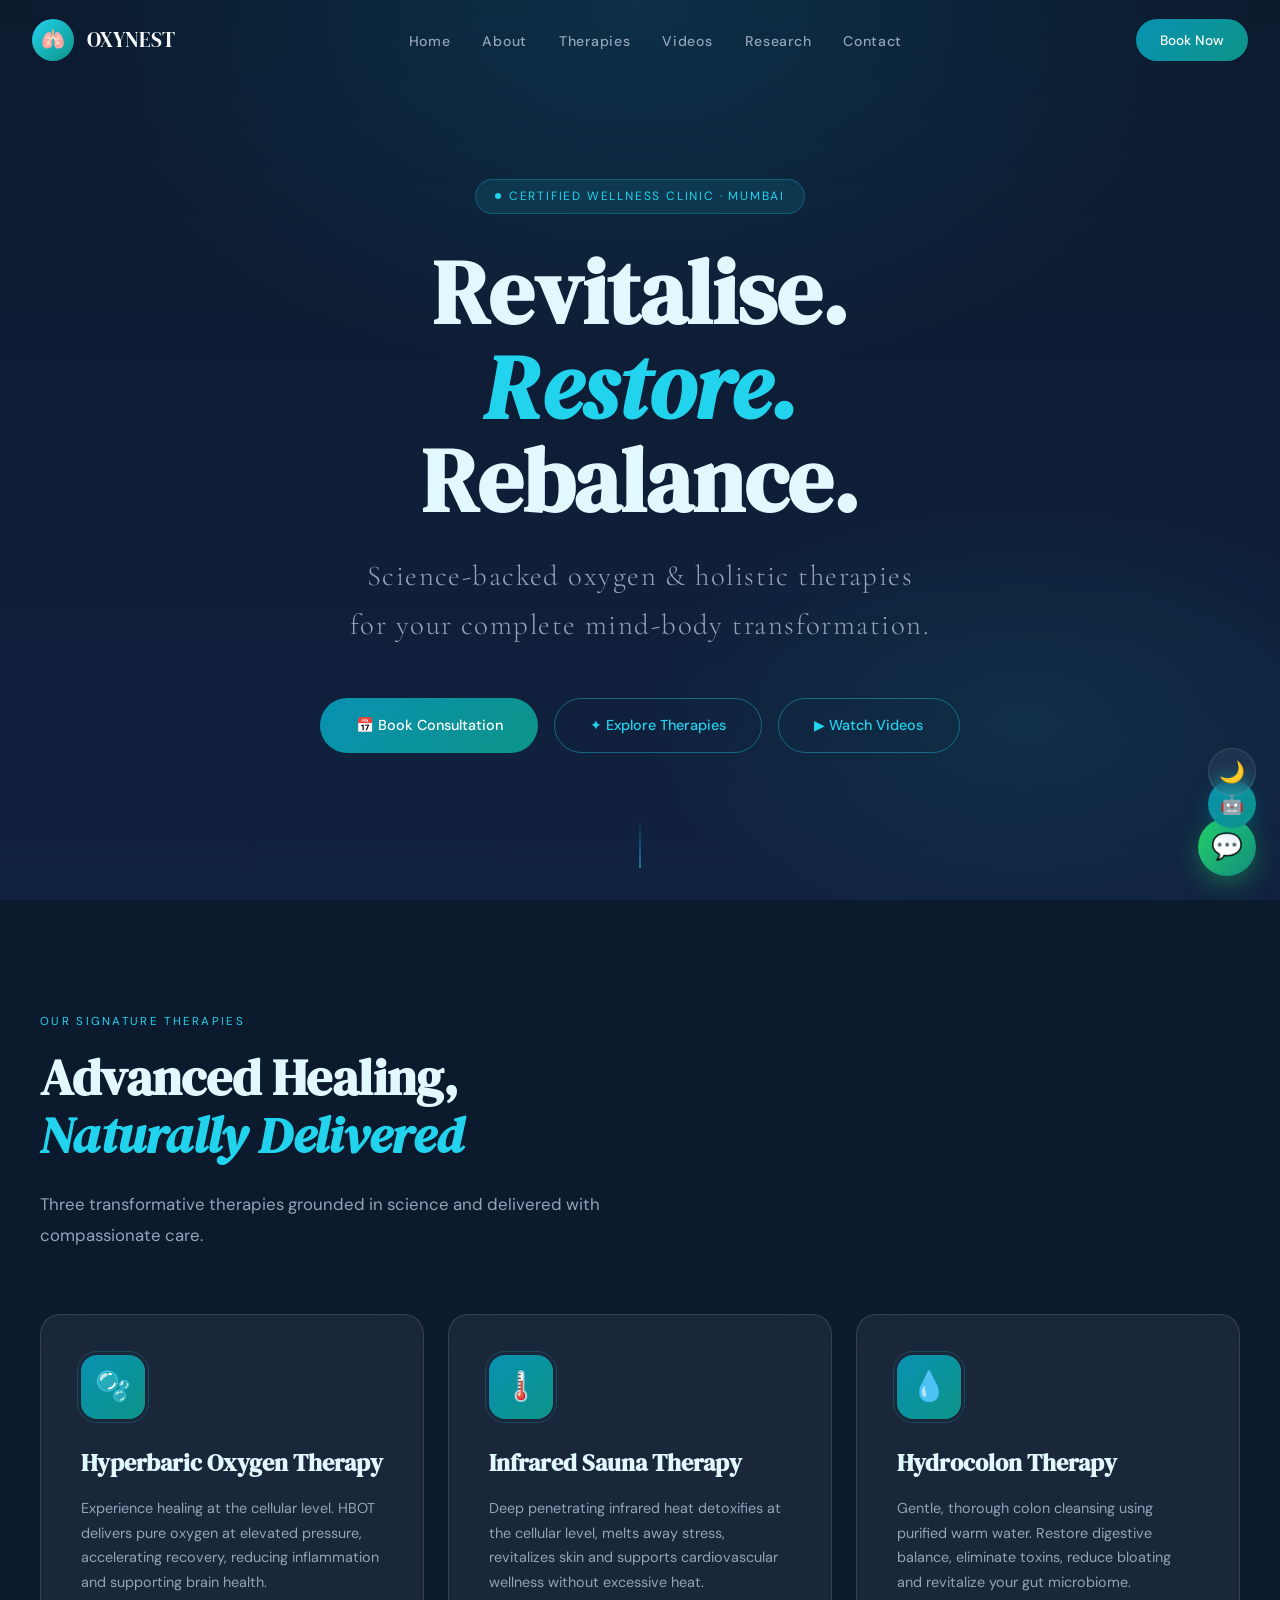
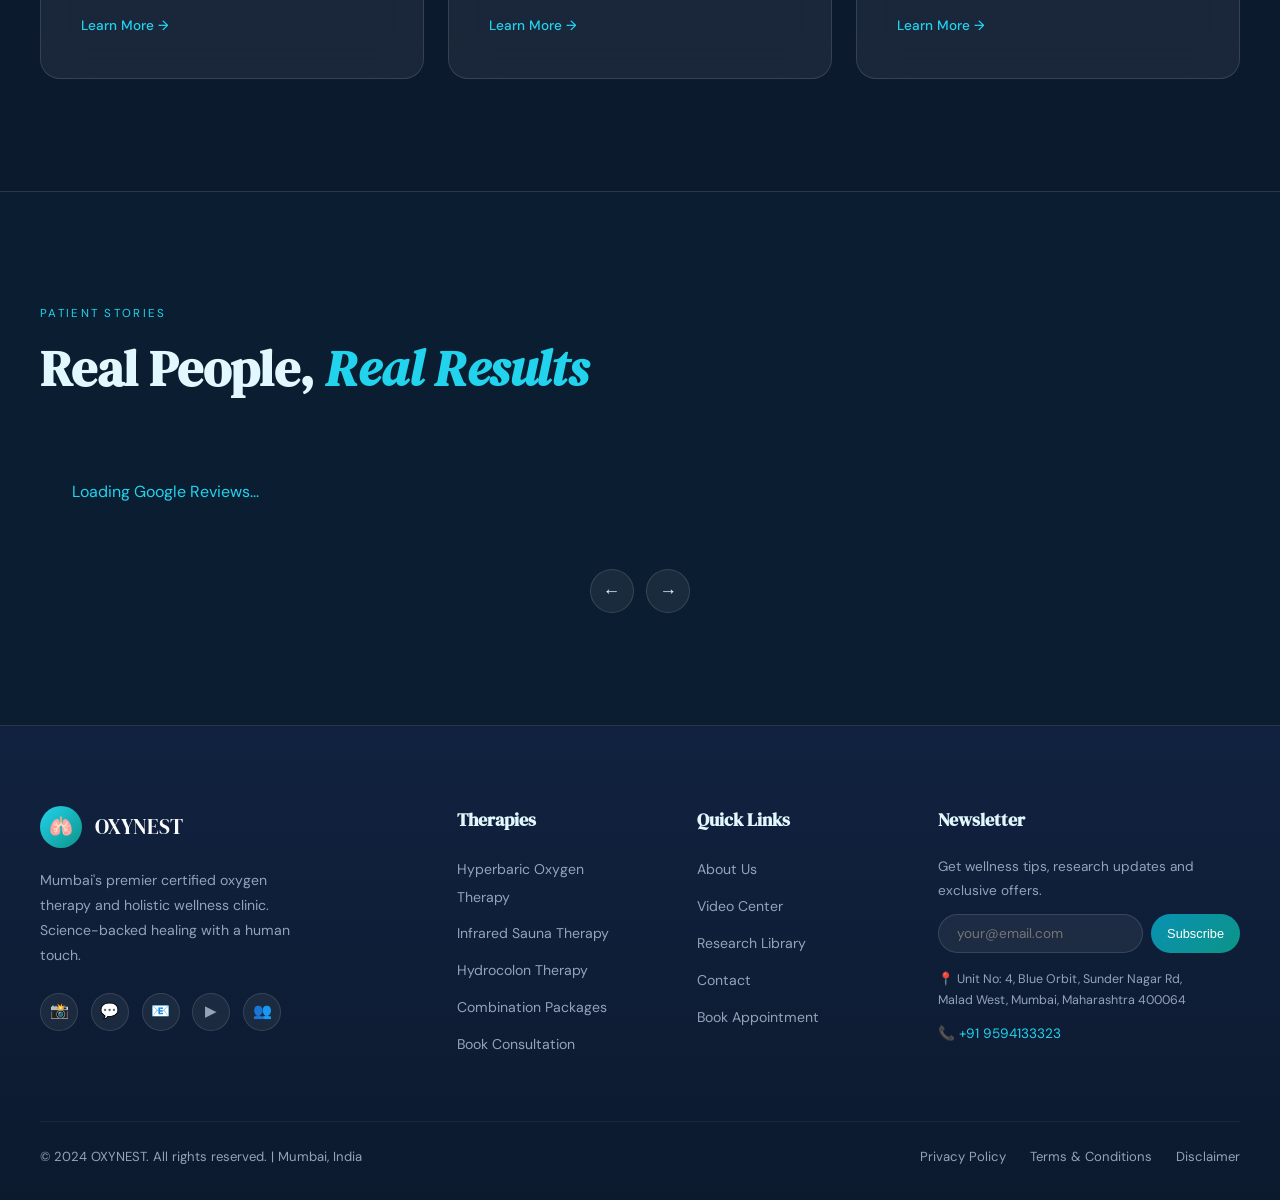
<file: index.html>
<!DOCTYPE html>

<html lang="en">
<head>
<meta charset="utf-8"/>
<meta content="width=device-width, initial-scale=1.0" name="viewport"/>
<meta content="OXYNEST — Premium Hyperbaric Oxygen Therapy, Infrared Sauna &amp; Hydrocolon Therapy in Mumbai. Revitalise. Restore. Rebalance." name="description"/>
<meta content="Hyperbaric Oxygen Therapy, Infrared Sauna, Hydrocolon Therapy, Wellness Clinic, Holistic Healing, HBOT Mumbai" name="keywords"/>
<meta content="OXYNEST | Revitalise. Restore. Rebalance." property="og:title"/>
<meta content="Premium oxygen &amp; holistic wellness therapies. Certified practitioners. Science-backed healing." property="og:description"/>
<meta content="website" property="og:type"/>
<title>
    OXYNEST | Revitalise. Restore. Rebalance.
  </title>
<link href="https://fonts.googleapis.com" rel="preconnect"/>
<link href="https://fonts.googleapis.com/css2?family=Cormorant+Garamond:ital,wght@0,300;0,400;0,500;0,600;1,300;1,400&amp;family=DM+Sans:wght@300;400;500;600&amp;family=DM+Serif+Display:ital@0;1&amp;display=swap" rel="stylesheet"/>
<link href="assets/css/styles.css" rel="stylesheet"/>
</head>
<body>
<canvas id="particle-canvas"></canvas>
<!-- NAVBAR -->
<nav class="navbar" id="navbar">
<a class="nav-logo" href="index.html">
<div class="nav-logo-icon">🫁</div>
<div>
<div class="nav-logo-text">OXYNEST</div>
<div class="nav-logo-sub"></div>
</div>
</a>
<ul class="nav-links">
<li><a href="index.html">Home</a></li>
<li><a href="about.html">About</a></li>
<li><a href="therapies.html">Therapies</a></li>
<li><a href="videos.html">Videos</a></li>
<li><a href="research.html">Research</a></li>
<li><a href="contact.html">Contact</a></li>
</ul>
<a class="nav-cta" href="booking.html">Book Now</a>
<div class="hamburger" onclick="toggleMobileMenu()">
<span></span><span></span><span></span>
</div>
</nav>
<!-- MOBILE MENU -->
<div class="mobile-menu" id="mobileMenu">
<button class="mobile-close" onclick="toggleMobileMenu()">✕</button>
<a href="index.html" onclick="toggleMobileMenu()">Home</a>
<a href="about.html" onclick="toggleMobileMenu()">About</a>
<a href="therapies.html" onclick="toggleMobileMenu()">Therapies</a>
<a href="videos.html" onclick="toggleMobileMenu()">Videos</a>
<a href="research.html" onclick="toggleMobileMenu()">Research</a>
<a href="contact.html" onclick="toggleMobileMenu()">Contact</a>
<a class="nav-cta" href="booking.html" onclick="toggleMobileMenu()" style="font-size: 1rem; padding: 0.8rem 2rem">Book
      Appointment</a>
</div>
<!-- HOME / HERO -->
<section class="hero" id="home">
<!-- IMAGE PLACEHOLDER: Replace this div with an img tag or add background-image in CSS for Hero Section -->
<div class="hero-bg"></div>
<div class="hero-ring"></div>
<div class="hero-ring"></div>
<div class="hero-ring"></div>
<div class="hero-content">
<div class="hero-badge">
<span class="hero-badge-dot"></span> Certified Wellness Clinic ·
        Mumbai
      </div>
<h1 class="hero-title">
        Revitalise.<br/><em>Restore.</em><br/>Rebalance.
      </h1>
<p class="hero-subtitle">
        Science-backed oxygen &amp; holistic therapies<br/>for your complete
        mind-body transformation.
      </p>
<div class="hero-btns">
<a class="btn-primary" href="booking.html">📅 Book Consultation</a>
<a class="btn-outline" href="therapies.html">✦ Explore Therapies</a>
<a class="btn-outline" href="videos.html">▶ Watch Videos</a>
</div>
</div>
<div class="scroll-indicator">
<div class="scroll-line"></div>
</div>
</section>
<!-- THERAPY PREVIEW -->
<section class="section-pad" id="therapies-preview">
<div class="container">
<span class="section-label reveal">Our Signature Therapies</span>
<h2 class="section-title reveal">
        Advanced Healing,<br/><em>Naturally Delivered</em>
</h2>
<p class="section-subtitle reveal">
        Three transformative therapies grounded in science and delivered with
        compassionate care.
      </p>
<div class="therapies-grid">
<div class="glass-card therapy-card reveal reveal-delay-1" onclick="
              document
                .getElementById('therapies')
                .scrollIntoView({ behavior: 'smooth' });
              showTherapy('hbot');
            ">
<div class="therapy-icon">🫧</div>
<h3>Hyperbaric Oxygen Therapy</h3>
<p>
            Experience healing at the cellular level. HBOT delivers pure
            oxygen at elevated pressure, accelerating recovery, reducing
            inflammation and supporting brain health.
          </p>
<a class="therapy-card-link" href="therapies.html" onclick="showTherapy('hbot')">Learn More →</a>
</div>
<div class="glass-card therapy-card reveal reveal-delay-2" onclick="
              document
                .getElementById('therapies')
                .scrollIntoView({ behavior: 'smooth' });
              showTherapy('sauna');
            ">
<div class="therapy-icon">🌡️</div>
<h3>Infrared Sauna Therapy</h3>
<p>
            Deep penetrating infrared heat detoxifies at the cellular level,
            melts away stress, revitalizes skin and supports cardiovascular
            wellness without excessive heat.
          </p>
<a class="therapy-card-link" href="therapies.html" onclick="showTherapy('sauna')">Learn More →</a>
</div>
<div class="glass-card therapy-card reveal reveal-delay-3" onclick="
              document
                .getElementById('therapies')
                .scrollIntoView({ behavior: 'smooth' });
              showTherapy('hydro');
            ">
<div class="therapy-icon">💧</div>
<h3>Hydrocolon Therapy</h3>
<p>
            Gentle, thorough colon cleansing using purified warm water.
            Restore digestive balance, eliminate toxins, reduce bloating and
            revitalize your gut microbiome.
          </p>
<a class="therapy-card-link" href="therapies.html" onclick="showTherapy('hydro')">Learn More →</a>
</div>
</div>
</div>
</section>
<!-- ABOUT -->
<!-- DETAILED THERAPIES -->
<!-- VIDEO CENTER -->
<!-- RESEARCH HUB -->
<!-- TESTIMONIALS -->
<section class="section-pad" style="
        background: rgba(13, 148, 136, 0.04);
        border-top: 1px solid var(--glass-border);
      ">
<div class="container">
<span class="section-label reveal">Patient Stories</span>
<h2 class="section-title reveal">Real People, <em>Real Results</em></h2>
<div class="testimonials-slider reveal">
<div class="testimonials-track" id="testimonialTrack"><div style="padding: 2rem; text-align: center; color: var(--aqua);">Loading Google Reviews...</div></div>
<div class="slider-controls">
<button class="slider-btn" onclick="slideTestimonials(-1)">
            ←
          </button>
<button class="slider-btn" onclick="slideTestimonials(1)">→</button>
</div>
</div>
</div>
</section>
<!-- BOOKING -->
<!-- CONTACT -->
<!-- FOOTER -->
<footer class="footer">
<div class="container">
<div class="footer-grid">
<div class="footer-brand">
<a class="nav-logo" href="index.html" style="margin-bottom: 1.2rem; display: inline-flex">
<div class="nav-logo-icon">🫁</div>
<div>
<div class="nav-logo-text">OXYNEST</div>
<div class="nav-logo-sub"></div>
</div>
</a>
<p class="footer-desc">
            Mumbai's premier certified oxygen therapy and holistic wellness
            clinic. Science-backed healing with a human touch.
          </p>
<div class="footer-socials">
<a class="social-icon" href="https://www.instagram.com/oxynestwellness/?utm_source=ig_web_button_share_sheet" title="Instagram">📸</a>
<a class="social-icon" href="https://wa.me/919594133323" title="WhatsApp">💬</a>
<a class="social-icon" href="mailto:enquiry.oxynest@gmail.com" title="Email">📧</a>
<a class="social-icon" href="#" title="YouTube">▶</a>
<a class="social-icon" href="#" title="Facebook">👥</a>
</div>
</div>
<div class="footer-col">
<h4>Therapies</h4>
<ul class="footer-links">
<li>
<a href="therapies.html" onclick="showTherapy('hbot')">Hyperbaric Oxygen Therapy</a>
</li>
<li>
<a href="therapies.html" onclick="showTherapy('sauna')">Infrared Sauna Therapy</a>
</li>
<li>
<a href="therapies.html" onclick="showTherapy('hydro')">Hydrocolon Therapy</a>
</li>
<li><a href="booking.html">Combination Packages</a></li>
<li><a href="booking.html">Book Consultation</a></li>
</ul>
</div>
<div class="footer-col">
<h4>Quick Links</h4>
<ul class="footer-links">
<li><a href="about.html">About Us</a></li>
<li><a href="videos.html">Video Center</a></li>
<li><a href="research.html">Research Library</a></li>
<li><a href="contact.html">Contact</a></li>
<li><a href="booking.html">Book Appointment</a></li>
</ul>
</div>
<div class="footer-col">
<h4>Newsletter</h4>
<p style="
                color: var(--text-muted);
                font-size: 0.85rem;
                margin-bottom: 0.8rem;
              ">
            Get wellness tips, research updates and exclusive offers.
          </p>
<div class="newsletter-form">
<input class="newsletter-input" placeholder="your@email.com" type="email"/>
<button class="newsletter-btn" onclick="subscribeNewsletter()">
              Subscribe
            </button>
</div>
<p style="
                color: var(--text-muted);
                font-size: 0.78rem;
                margin-top: 1rem;
              ">
            📍 Unit No: 4, Blue Orbit, Sunder Nagar Rd,<br/>Malad West, Mumbai, Maharashtra 400064
          </p>
<p style="margin-top: 0.5rem">
<a href="tel:+919594133323" style="
                  color: var(--aqua);
                  font-size: 0.85rem;
                  text-decoration: none;
                ">📞 +91 9594133323</a>
</p>
</div>
</div>
<div class="footer-bottom">
<p class="footer-copy">
          © 2024 OXYNEST. All rights reserved. | Mumbai, India
        </p>
<div class="footer-legal">
<a href="#">Privacy Policy</a>
<a href="#">Terms &amp; Conditions</a>
<a href="#">Disclaimer</a>
</div>
</div>
</div>
</footer>
<!-- FLOATING BUTTONS -->
<a class="whatsapp-btn" href="https://wa.me/919594133323" target="_blank" title="Chat on WhatsApp">💬</a>
<button class="chat-btn" onclick="toggleChatbot()" title="AI Wellness Assistant">
    🤖
  </button>
<button class="theme-toggle" id="themeBtn" onclick="toggleTheme()" title="Toggle Theme">
    🌙
  </button>
<!-- CHATBOT -->
<div class="chatbot-window" id="chatbotWindow">
<div class="chatbot-header">
<div class="chatbot-header-info">
<div class="chatbot-avatar">🤖</div>
<div>
<div class="chatbot-name">OxyBot Assistant</div>
<div class="chatbot-status">
            Online · Typically replies instantly
          </div>
</div>
</div>
<button class="chatbot-close" onclick="toggleChatbot()">✕</button>
</div>
<div class="chatbot-messages" id="chatMessages">
<div class="chat-msg bot">
        👋 Hello! I'm OxyBot, your OXYNEST assistant. How can I
        help you today?
      </div>
<div class="chat-msg bot">
        You can ask me about our therapies, pricing, booking, or safety
        information!
      </div>
</div>
<div class="chatbot-quick">
<button class="quick-btn" onclick="quickAsk('What is HBOT?')">
        What is HBOT?
      </button>
<button class="quick-btn" onclick="quickAsk('Book appointment')">
        Book Appointment
      </button>
<button class="quick-btn" onclick="quickAsk('Prices')">Pricing</button>
<button class="quick-btn" onclick="quickAsk('Location')">
        Location
      </button>
</div>
<div class="chatbot-input-row">
<input class="chatbot-input" id="chatInput" onkeydown="if (event.key === 'Enter') sendChat();" placeholder="Type a message..." type="text"/>
<button class="chatbot-send" onclick="sendChat()">➤</button>
</div>
</div>
<!-- SUCCESS POPUP -->
<div class="overlay-bg" id="overlayBg" onclick="closePopup()"></div>
<div class="success-popup" id="successPopup">
<div class="success-icon">✓</div>
<h3 style="
          font-family: var(--font-display);
          font-size: 1.8rem;
          margin-bottom: 0.8rem;
        ">
      Booking Confirmed!
    </h3>
<p style="
          color: var(--text-muted);
          font-size: 0.9rem;
          line-height: 1.7;
          margin-bottom: 2rem;
        ">
      Your appointment request has been received. Our team will contact you
      within 2 hours to confirm your session details.
    </p>
<p style="
          color: var(--aqua);
          font-size: 0.85rem;
          font-weight: 600;
          margin-bottom: 1.5rem;
        ">
      📞 Expect a call at your registered number
    </p>
<button class="btn-primary" onclick="closePopup()" style="width: 100%; justify-content: center">
      Done
    </button>
</div>
<script src="assets/js/main.js"></script>
</body>
</html>
</file>
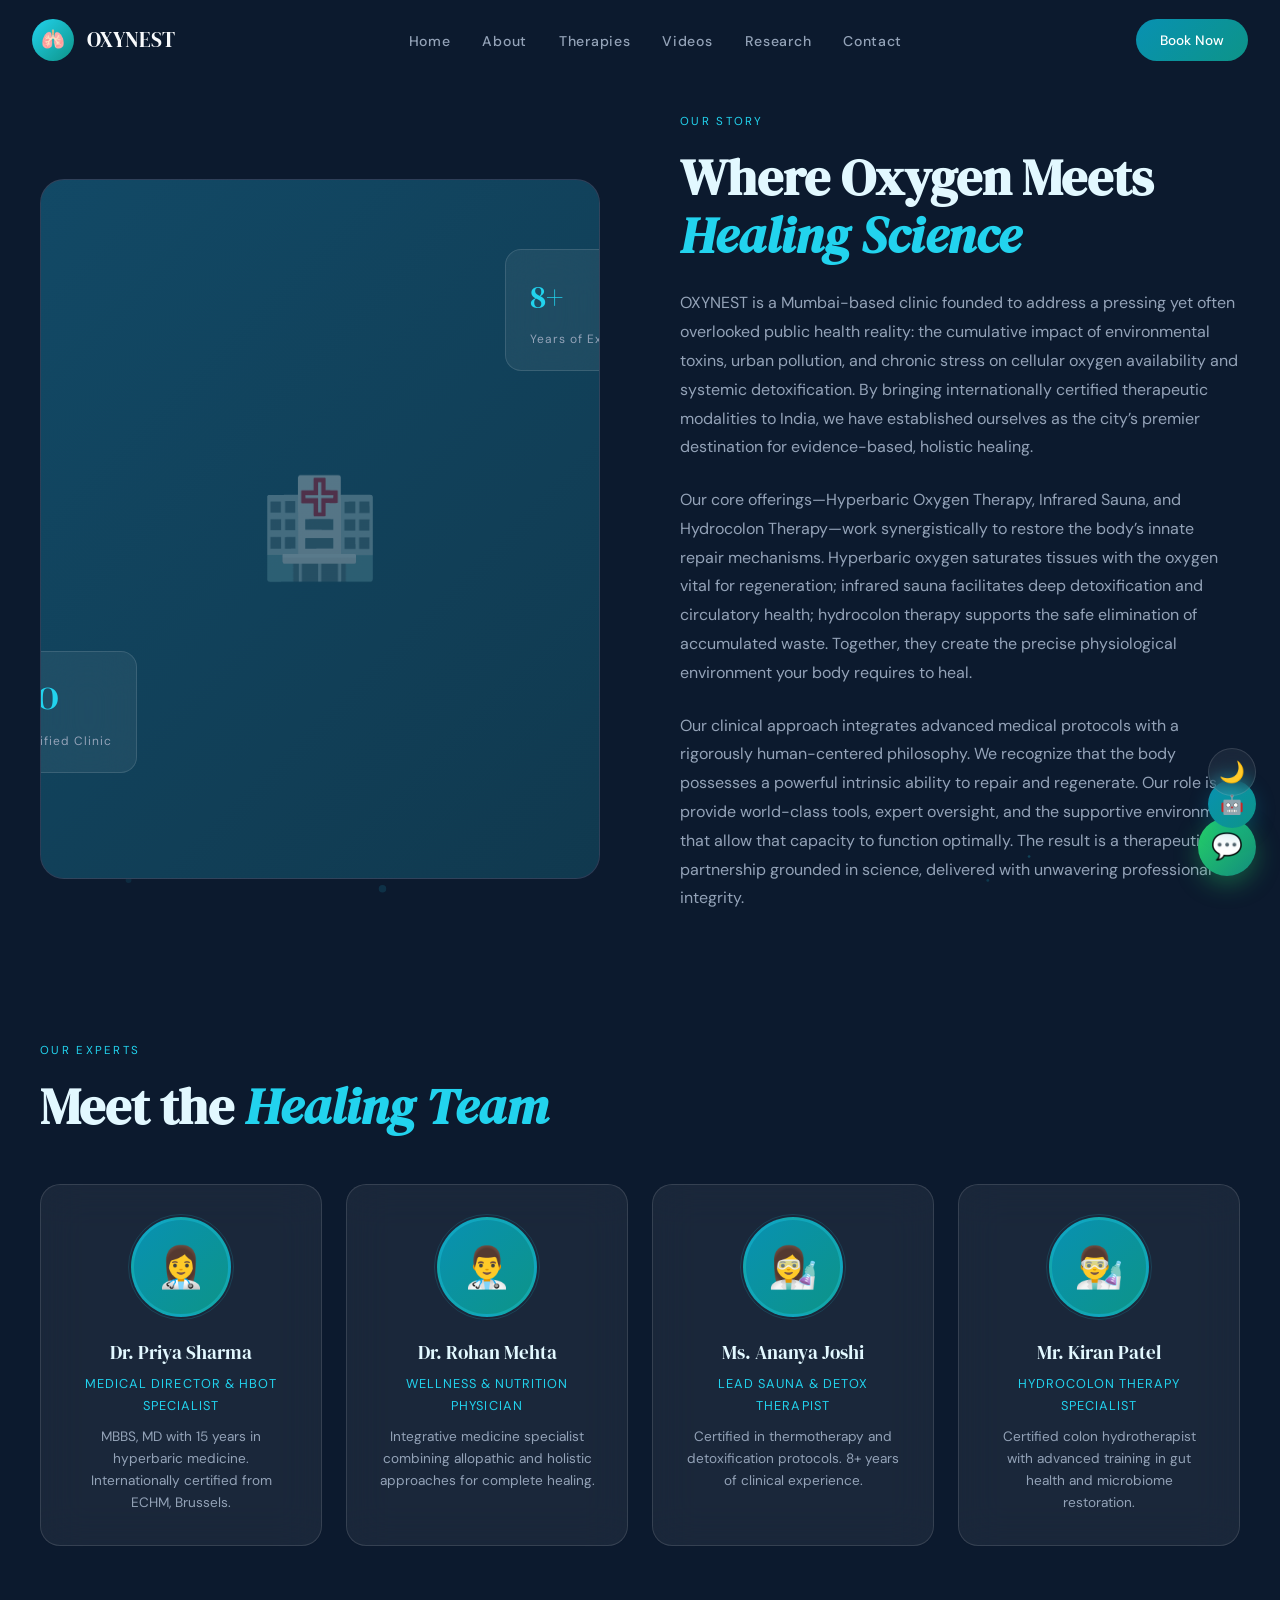
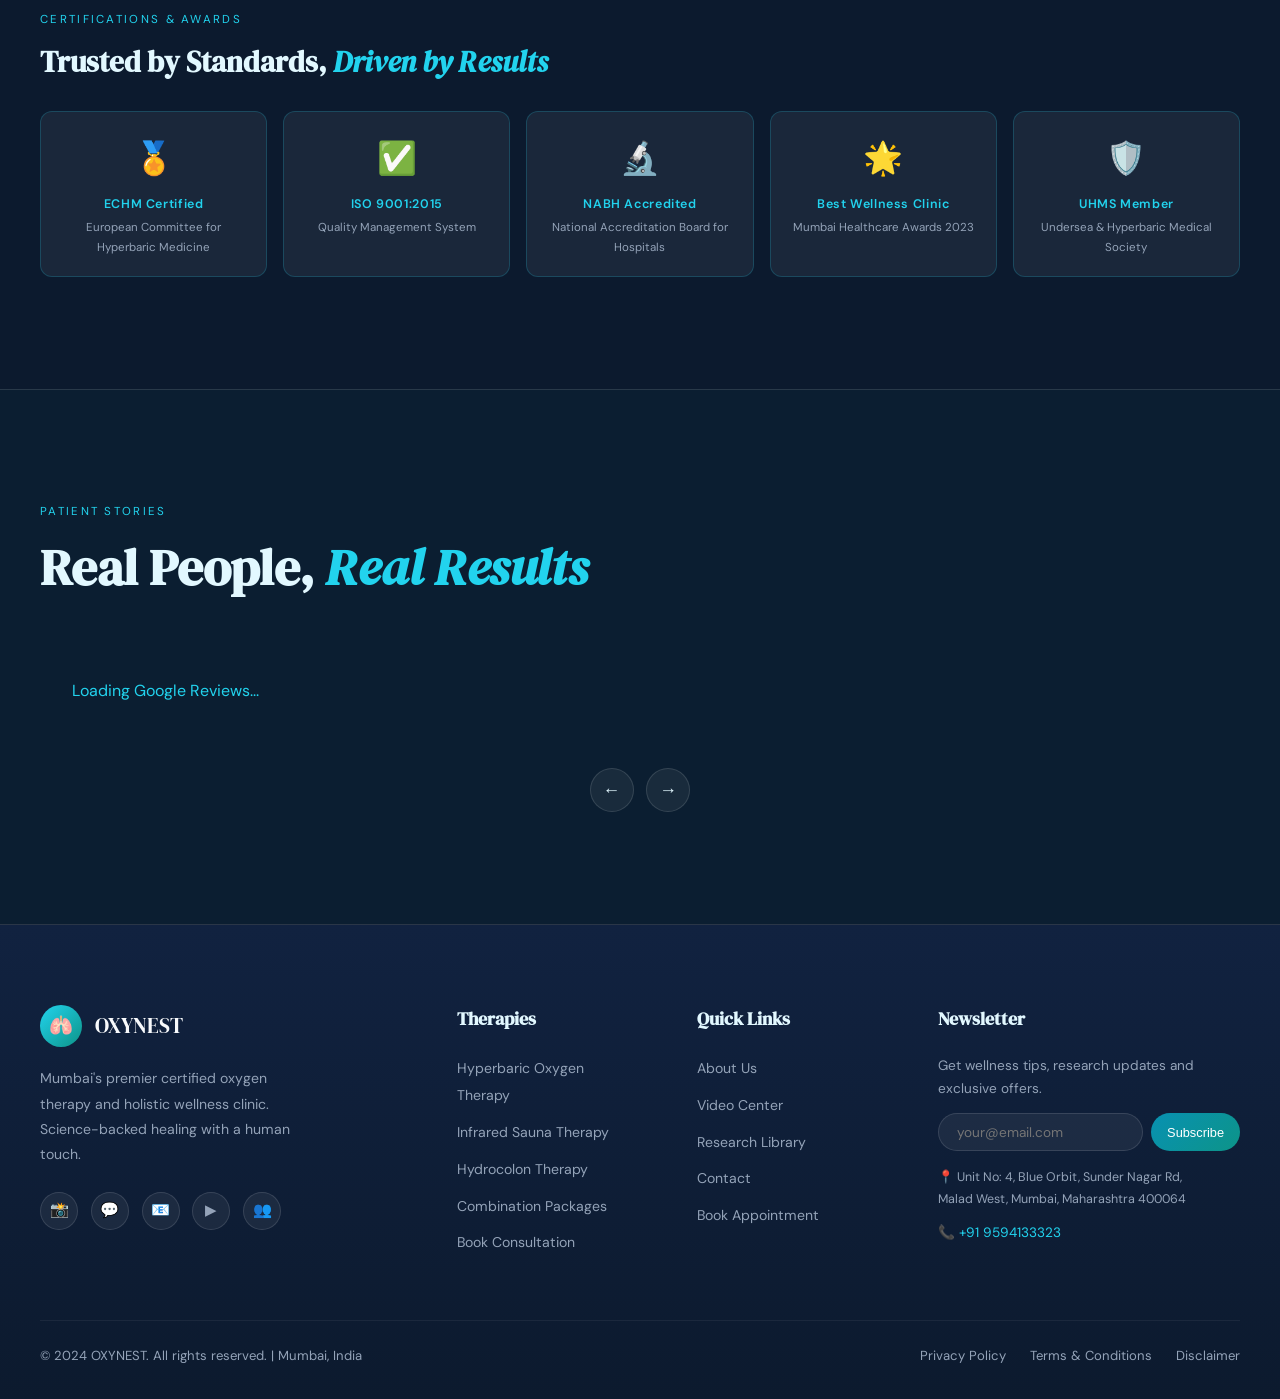
<file: about.html>
<!DOCTYPE html>

<html lang="en">
<head>
<meta charset="utf-8"/>
<meta content="width=device-width, initial-scale=1.0" name="viewport"/>
<meta content="OXYNEST — Premium Hyperbaric Oxygen Therapy, Infrared Sauna &amp; Hydrocolon Therapy in Mumbai. Revitalise. Restore. Rebalance." name="description"/>
<meta content="Hyperbaric Oxygen Therapy, Infrared Sauna, Hydrocolon Therapy, Wellness Clinic, Holistic Healing, HBOT Mumbai" name="keywords"/>
<meta content="OXYNEST | Revitalise. Restore. Rebalance." property="og:title"/>
<meta content="Premium oxygen &amp; holistic wellness therapies. Certified practitioners. Science-backed healing." property="og:description"/>
<meta content="website" property="og:type"/>
<title>
    OXYNEST | Revitalise. Restore. Rebalance.
  </title>
<link href="https://fonts.googleapis.com" rel="preconnect"/>
<link href="https://fonts.googleapis.com/css2?family=Cormorant+Garamond:ital,wght@0,300;0,400;0,500;0,600;1,300;1,400&amp;family=DM+Sans:wght@300;400;500;600&amp;family=DM+Serif+Display:ital@0;1&amp;display=swap" rel="stylesheet"/>
<link href="assets/css/styles.css" rel="stylesheet"/>
</head>
<body>
<canvas id="particle-canvas"></canvas>
<!-- NAVBAR -->
<nav class="navbar" id="navbar">
<a class="nav-logo" href="index.html">
<div class="nav-logo-icon">🫁</div>
<div>
<div class="nav-logo-text">OXYNEST</div>
<div class="nav-logo-sub"></div>
</div>
</a>
<ul class="nav-links">
<li><a href="index.html">Home</a></li>
<li><a href="about.html">About</a></li>
<li><a href="therapies.html">Therapies</a></li>
<li><a href="videos.html">Videos</a></li>
<li><a href="research.html">Research</a></li>
<li><a href="contact.html">Contact</a></li>
</ul>
<a class="nav-cta" href="booking.html">Book Now</a>
<div class="hamburger" onclick="toggleMobileMenu()">
<span></span><span></span><span></span>
</div>
</nav>
<!-- MOBILE MENU -->
<div class="mobile-menu" id="mobileMenu">
<button class="mobile-close" onclick="toggleMobileMenu()">✕</button>
<a href="index.html" onclick="toggleMobileMenu()">Home</a>
<a href="about.html" onclick="toggleMobileMenu()">About</a>
<a href="therapies.html" onclick="toggleMobileMenu()">Therapies</a>
<a href="videos.html" onclick="toggleMobileMenu()">Videos</a>
<a href="research.html" onclick="toggleMobileMenu()">Research</a>
<a href="contact.html" onclick="toggleMobileMenu()">Contact</a>
<a class="nav-cta" href="booking.html" onclick="toggleMobileMenu()" style="font-size: 1rem; padding: 0.8rem 2rem">Book
      Appointment</a>
</div>
<!-- HOME / HERO -->
<!-- THERAPY PREVIEW -->
<!-- ABOUT -->
<section class="section-pad" id="about">
<div class="container">
<div class="about-grid">
<div class="about-visual reveal">
<!-- IMAGE PLACEHOLDER: Replace inner div with an img tag for About Section -->
<div class="about-img-frame">
<div class="about-img-inner">
<div class="about-img-icon">🏥</div>
</div>
<div class="about-counter-badge glass-card">
<span class="counter-num">8+</span>
<span class="counter-text">Years of Excellence</span>
</div>
<div class="about-counter-badge glass-card">
<span class="counter-num">ISO</span>
<span class="counter-text">Certified Clinic</span>
</div>
</div>
</div>
<div class="reveal reveal-delay-2">
<span class="section-label">Our Story</span>
<h2 class="section-title">
            Where Oxygen Meets <em>Healing Science</em>
</h2>
<p style="
                color: var(--text-muted);
                line-height: 1.8;
                margin-bottom: 1.5rem;
              ">
            OXYNEST is a Mumbai-based clinic founded to address a pressing yet often overlooked public health reality:
            the cumulative impact of environmental toxins, urban pollution, and chronic stress on cellular oxygen
            availability and systemic detoxification. By bringing internationally certified therapeutic modalities to
            India, we have established ourselves as the city’s premier destination for evidence-based, holistic healing.
          </p>
<p style="
                color: var(--text-muted);
                line-height: 1.8;
                margin-bottom: 1.5rem;
              ">
            Our core offerings—Hyperbaric Oxygen Therapy, Infrared Sauna, and Hydrocolon Therapy—work synergistically to
            restore the body’s innate repair mechanisms. Hyperbaric oxygen saturates tissues with the oxygen vital for
            regeneration; infrared sauna facilitates deep detoxification and circulatory health; hydrocolon therapy
            supports the safe elimination of accumulated waste. Together, they create the precise physiological
            environment your body requires to heal.
          </p>
<p style="
                color: var(--text-muted);
                line-height: 1.8;
                margin-bottom: 2rem;
              ">
            Our clinical approach integrates advanced medical protocols with a rigorously human-centered philosophy. We
            recognize that the body possesses a powerful intrinsic ability to repair and regenerate. Our role is to
            provide world-class tools, expert oversight, and the supportive environment that allow that capacity to
            function optimally. The result is a therapeutic partnership grounded in science, delivered with unwavering
            professional integrity.
          </p>
</div>
</div>
<!-- TEAM -->
<div style="margin-top: 6rem">
<span class="section-label reveal">Our Experts</span>
<h2 class="section-title reveal">Meet the <em>Healing Team</em></h2>
<div class="team-grid">
<div class="glass-card team-card reveal">
<!-- IMAGE PLACEHOLDER: Replace this div with an img tag for Team Member 1 -->
<div class="team-avatar">👩‍⚕️</div>
<div class="team-name">Dr. Priya Sharma</div>
<div class="team-role">Medical Director &amp; HBOT Specialist</div>
<div class="team-bio">
              MBBS, MD with 15 years in hyperbaric medicine. Internationally
              certified from ECHM, Brussels.
            </div>
</div>
<div class="glass-card team-card reveal reveal-delay-1">
<!-- IMAGE PLACEHOLDER: Replace this div with an img tag for Team Member 2 -->
<div class="team-avatar">👨‍⚕️</div>
<div class="team-name">Dr. Rohan Mehta</div>
<div class="team-role">Wellness &amp; Nutrition Physician</div>
<div class="team-bio">
              Integrative medicine specialist combining allopathic and
              holistic approaches for complete healing.
            </div>
</div>
<div class="glass-card team-card reveal reveal-delay-2">
<!-- IMAGE PLACEHOLDER: Replace this div with an img tag for Team Member 3 -->
<div class="team-avatar">👩‍🔬</div>
<div class="team-name">Ms. Ananya Joshi</div>
<div class="team-role">Lead Sauna &amp; Detox Therapist</div>
<div class="team-bio">
              Certified in thermotherapy and detoxification protocols. 8+
              years of clinical experience.
            </div>
</div>
<div class="glass-card team-card reveal reveal-delay-3">
<!-- IMAGE PLACEHOLDER: Replace this div with an img tag for Team Member 4 -->
<div class="team-avatar">👨‍🔬</div>
<div class="team-name">Mr. Kiran Patel</div>
<div class="team-role">Hydrocolon Therapy Specialist</div>
<div class="team-bio">
              Certified colon hydrotherapist with advanced training in gut
              health and microbiome restoration.
            </div>
</div>
</div>
</div>
<!-- CERTIFICATIONS -->
<div class="reveal" style="margin-top: 4rem">
<span class="section-label">Certifications &amp; Awards</span>
<h3 class="section-title" style="font-size: 1.8rem">
          Trusted by Standards, <em>Driven by Results</em>
</h3>
<div class="cert-grid">
<div class="cert-badge">
<div class="cert-icon">🏅</div>
<div class="cert-name">ECHM Certified</div>
<div class="cert-body">
              European Committee for Hyperbaric Medicine
            </div>
</div>
<div class="cert-badge">
<div class="cert-icon">✅</div>
<div class="cert-name">ISO 9001:2015</div>
<div class="cert-body">Quality Management System</div>
</div>
<div class="cert-badge">
<div class="cert-icon">🔬</div>
<div class="cert-name">NABH Accredited</div>
<div class="cert-body">
              National Accreditation Board for Hospitals
            </div>
</div>
<div class="cert-badge">
<div class="cert-icon">🌟</div>
<div class="cert-name">Best Wellness Clinic</div>
<div class="cert-body">Mumbai Healthcare Awards 2023</div>
</div>
<div class="cert-badge">
<div class="cert-icon">🛡️</div>
<div class="cert-name">UHMS Member</div>
<div class="cert-body">Undersea &amp; Hyperbaric Medical Society</div>
</div>
</div>
</div>
</div>
</section>
<!-- DETAILED THERAPIES -->
<!-- VIDEO CENTER -->
<!-- RESEARCH HUB -->
<!-- TESTIMONIALS -->
<section class="section-pad" style="
        background: rgba(13, 148, 136, 0.04);
        border-top: 1px solid var(--glass-border);
      ">
<div class="container">
<span class="section-label reveal">Patient Stories</span>
<h2 class="section-title reveal">Real People, <em>Real Results</em></h2>
<div class="testimonials-slider reveal">
<div class="testimonials-track" id="testimonialTrack"><div style="padding: 2rem; text-align: center; color: var(--aqua);">Loading Google Reviews...</div></div>
<div class="slider-controls">
<button class="slider-btn" onclick="slideTestimonials(-1)">
            ←
          </button>
<button class="slider-btn" onclick="slideTestimonials(1)">→</button>
</div>
</div>
</div>
</section>
<!-- BOOKING -->
<!-- CONTACT -->
<!-- FOOTER -->
<footer class="footer">
<div class="container">
<div class="footer-grid">
<div class="footer-brand">
<a class="nav-logo" href="index.html" style="margin-bottom: 1.2rem; display: inline-flex">
<div class="nav-logo-icon">🫁</div>
<div>
<div class="nav-logo-text">OXYNEST</div>
<div class="nav-logo-sub"></div>
</div>
</a>
<p class="footer-desc">
            Mumbai's premier certified oxygen therapy and holistic wellness
            clinic. Science-backed healing with a human touch.
          </p>
<div class="footer-socials">
<a class="social-icon" href="https://www.instagram.com/oxynestwellness/?utm_source=ig_web_button_share_sheet" title="Instagram">📸</a>
<a class="social-icon" href="https://wa.me/919594133323" title="WhatsApp">💬</a>
<a class="social-icon" href="mailto:enquiry.oxynest@gmail.com" title="Email">📧</a>
<a class="social-icon" href="#" title="YouTube">▶</a>
<a class="social-icon" href="#" title="Facebook">👥</a>
</div>
</div>
<div class="footer-col">
<h4>Therapies</h4>
<ul class="footer-links">
<li>
<a href="therapies.html" onclick="showTherapy('hbot')">Hyperbaric Oxygen Therapy</a>
</li>
<li>
<a href="therapies.html" onclick="showTherapy('sauna')">Infrared Sauna Therapy</a>
</li>
<li>
<a href="therapies.html" onclick="showTherapy('hydro')">Hydrocolon Therapy</a>
</li>
<li><a href="booking.html">Combination Packages</a></li>
<li><a href="booking.html">Book Consultation</a></li>
</ul>
</div>
<div class="footer-col">
<h4>Quick Links</h4>
<ul class="footer-links">
<li><a href="about.html">About Us</a></li>
<li><a href="videos.html">Video Center</a></li>
<li><a href="research.html">Research Library</a></li>
<li><a href="contact.html">Contact</a></li>
<li><a href="booking.html">Book Appointment</a></li>
</ul>
</div>
<div class="footer-col">
<h4>Newsletter</h4>
<p style="
                color: var(--text-muted);
                font-size: 0.85rem;
                margin-bottom: 0.8rem;
              ">
            Get wellness tips, research updates and exclusive offers.
          </p>
<div class="newsletter-form">
<input class="newsletter-input" placeholder="your@email.com" type="email"/>
<button class="newsletter-btn" onclick="subscribeNewsletter()">
              Subscribe
            </button>
</div>
<p style="
                color: var(--text-muted);
                font-size: 0.78rem;
                margin-top: 1rem;
              ">
            📍 Unit No: 4, Blue Orbit, Sunder Nagar Rd,<br/>Malad West, Mumbai, Maharashtra 400064
          </p>
<p style="margin-top: 0.5rem">
<a href="tel:+919594133323" style="
                  color: var(--aqua);
                  font-size: 0.85rem;
                  text-decoration: none;
                ">📞 +91 9594133323</a>
</p>
</div>
</div>
<div class="footer-bottom">
<p class="footer-copy">
          © 2024 OXYNEST. All rights reserved. | Mumbai, India
        </p>
<div class="footer-legal">
<a href="#">Privacy Policy</a>
<a href="#">Terms &amp; Conditions</a>
<a href="#">Disclaimer</a>
</div>
</div>
</div>
</footer>
<!-- FLOATING BUTTONS -->
<a class="whatsapp-btn" href="https://wa.me/919594133323" target="_blank" title="Chat on WhatsApp">💬</a>
<button class="chat-btn" onclick="toggleChatbot()" title="AI Wellness Assistant">
    🤖
  </button>
<button class="theme-toggle" id="themeBtn" onclick="toggleTheme()" title="Toggle Theme">
    🌙
  </button>
<!-- CHATBOT -->
<div class="chatbot-window" id="chatbotWindow">
<div class="chatbot-header">
<div class="chatbot-header-info">
<div class="chatbot-avatar">🤖</div>
<div>
<div class="chatbot-name">OxyBot Assistant</div>
<div class="chatbot-status">
            Online · Typically replies instantly
          </div>
</div>
</div>
<button class="chatbot-close" onclick="toggleChatbot()">✕</button>
</div>
<div class="chatbot-messages" id="chatMessages">
<div class="chat-msg bot">
        👋 Hello! I'm OxyBot, your OXYNEST assistant. How can I
        help you today?
      </div>
<div class="chat-msg bot">
        You can ask me about our therapies, pricing, booking, or safety
        information!
      </div>
</div>
<div class="chatbot-quick">
<button class="quick-btn" onclick="quickAsk('What is HBOT?')">
        What is HBOT?
      </button>
<button class="quick-btn" onclick="quickAsk('Book appointment')">
        Book Appointment
      </button>
<button class="quick-btn" onclick="quickAsk('Prices')">Pricing</button>
<button class="quick-btn" onclick="quickAsk('Location')">
        Location
      </button>
</div>
<div class="chatbot-input-row">
<input class="chatbot-input" id="chatInput" onkeydown="if (event.key === 'Enter') sendChat();" placeholder="Type a message..." type="text"/>
<button class="chatbot-send" onclick="sendChat()">➤</button>
</div>
</div>
<!-- SUCCESS POPUP -->
<div class="overlay-bg" id="overlayBg" onclick="closePopup()"></div>
<div class="success-popup" id="successPopup">
<div class="success-icon">✓</div>
<h3 style="
          font-family: var(--font-display);
          font-size: 1.8rem;
          margin-bottom: 0.8rem;
        ">
      Booking Confirmed!
    </h3>
<p style="
          color: var(--text-muted);
          font-size: 0.9rem;
          line-height: 1.7;
          margin-bottom: 2rem;
        ">
      Your appointment request has been received. Our team will contact you
      within 2 hours to confirm your session details.
    </p>
<p style="
          color: var(--aqua);
          font-size: 0.85rem;
          font-weight: 600;
          margin-bottom: 1.5rem;
        ">
      📞 Expect a call at your registered number
    </p>
<button class="btn-primary" onclick="closePopup()" style="width: 100%; justify-content: center">
      Done
    </button>
</div>
<script src="assets/js/main.js"></script>
</body>
</html>
</file>
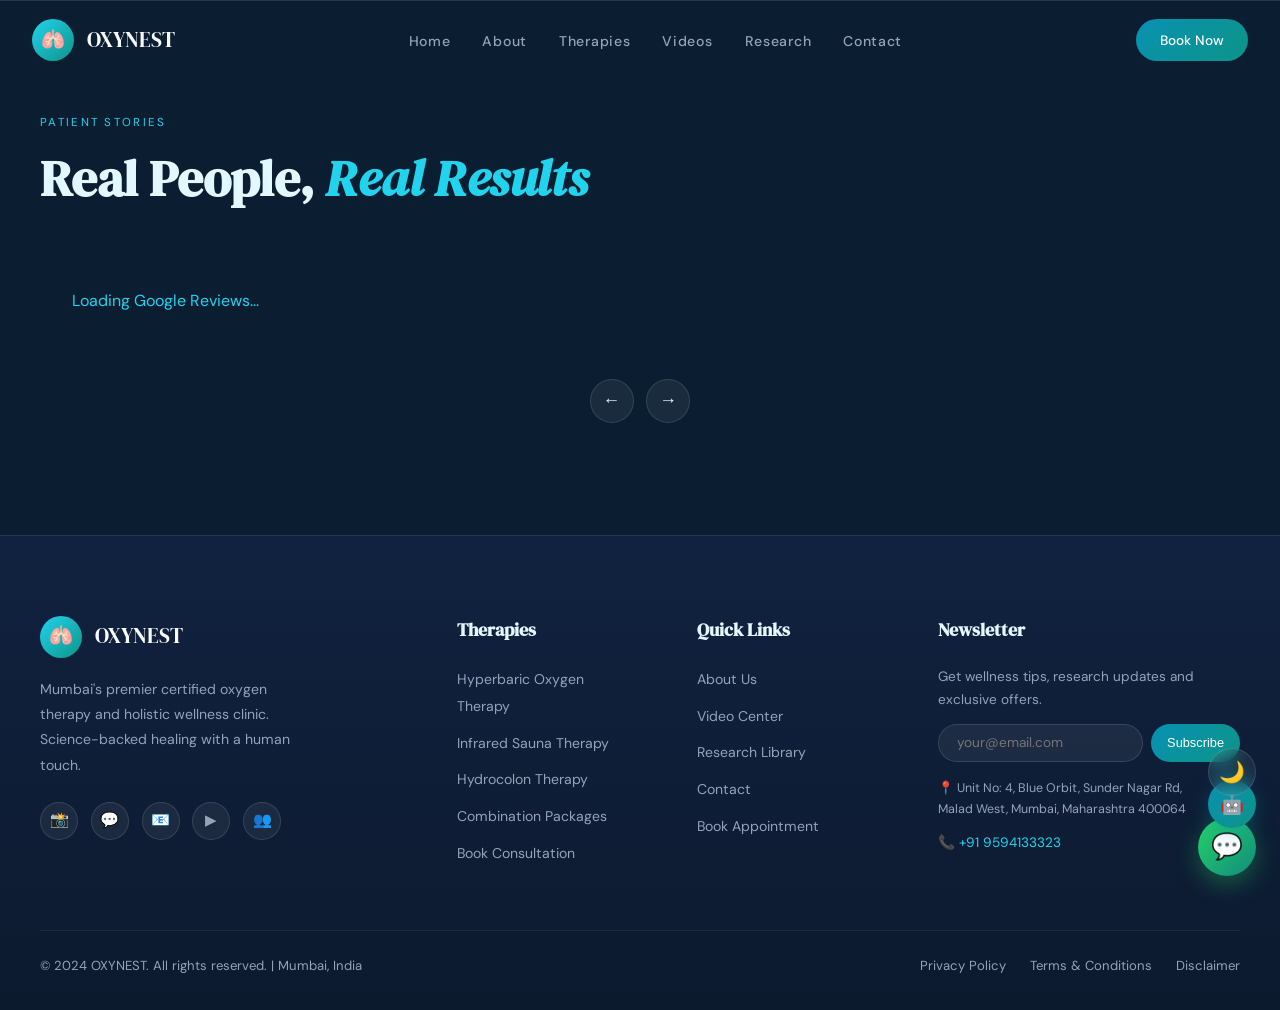
<file: booking.html>
<!DOCTYPE html>

<html lang="en">
<head>
<meta charset="utf-8"/>
<meta content="width=device-width, initial-scale=1.0" name="viewport"/>
<meta content="OXYNEST — Premium Hyperbaric Oxygen Therapy, Infrared Sauna &amp; Hydrocolon Therapy in Mumbai. Revitalise. Restore. Rebalance." name="description"/>
<meta content="Hyperbaric Oxygen Therapy, Infrared Sauna, Hydrocolon Therapy, Wellness Clinic, Holistic Healing, HBOT Mumbai" name="keywords"/>
<meta content="OXYNEST | Revitalise. Restore. Rebalance." property="og:title"/>
<meta content="Premium oxygen &amp; holistic wellness therapies. Certified practitioners. Science-backed healing." property="og:description"/>
<meta content="website" property="og:type"/>
<title>
    OXYNEST | Revitalise. Restore. Rebalance.
  </title>
<link href="https://fonts.googleapis.com" rel="preconnect"/>
<link href="https://fonts.googleapis.com/css2?family=Cormorant+Garamond:ital,wght@0,300;0,400;0,500;0,600;1,300;1,400&amp;family=DM+Sans:wght@300;400;500;600&amp;family=DM+Serif+Display:ital@0;1&amp;display=swap" rel="stylesheet"/>
<link href="assets/css/styles.css" rel="stylesheet"/>
</head>
<body>
<canvas id="particle-canvas"></canvas>
<!-- NAVBAR -->
<nav class="navbar" id="navbar">
<a class="nav-logo" href="index.html">
<div class="nav-logo-icon">🫁</div>
<div>
<div class="nav-logo-text">OXYNEST</div>
<div class="nav-logo-sub"></div>
</div>
</a>
<ul class="nav-links">
<li><a href="index.html">Home</a></li>
<li><a href="about.html">About</a></li>
<li><a href="therapies.html">Therapies</a></li>
<li><a href="videos.html">Videos</a></li>
<li><a href="research.html">Research</a></li>
<li><a href="contact.html">Contact</a></li>
</ul>
<a class="nav-cta" href="booking.html">Book Now</a>
<div class="hamburger" onclick="toggleMobileMenu()">
<span></span><span></span><span></span>
</div>
</nav>
<!-- MOBILE MENU -->
<div class="mobile-menu" id="mobileMenu">
<button class="mobile-close" onclick="toggleMobileMenu()">✕</button>
<a href="index.html" onclick="toggleMobileMenu()">Home</a>
<a href="about.html" onclick="toggleMobileMenu()">About</a>
<a href="therapies.html" onclick="toggleMobileMenu()">Therapies</a>
<a href="videos.html" onclick="toggleMobileMenu()">Videos</a>
<a href="research.html" onclick="toggleMobileMenu()">Research</a>
<a href="contact.html" onclick="toggleMobileMenu()">Contact</a>
<a class="nav-cta" href="booking.html" onclick="toggleMobileMenu()" style="font-size: 1rem; padding: 0.8rem 2rem">Book
      Appointment</a>
</div>
<!-- HOME / HERO -->
<!-- THERAPY PREVIEW -->
<!-- ABOUT -->
<!-- DETAILED THERAPIES -->
<!-- VIDEO CENTER -->
<!-- RESEARCH HUB -->
<!-- TESTIMONIALS -->
<section class="section-pad" style="
        background: rgba(13, 148, 136, 0.04);
        border-top: 1px solid var(--glass-border);
      ">
<div class="container">
<span class="section-label reveal">Patient Stories</span>
<h2 class="section-title reveal">Real People, <em>Real Results</em></h2>
<div class="testimonials-slider reveal">
<div class="testimonials-track" id="testimonialTrack"><div style="padding: 2rem; text-align: center; color: var(--aqua);">Loading Google Reviews...</div></div>
<div class="slider-controls">
<button class="slider-btn" onclick="slideTestimonials(-1)">
            ←
          </button>
<button class="slider-btn" onclick="slideTestimonials(1)">→</button>
</div>
</div>
</div>
</section>
<!-- BOOKING -->
<!-- CONTACT -->
<!-- FOOTER -->
<footer class="footer">
<div class="container">
<div class="footer-grid">
<div class="footer-brand">
<a class="nav-logo" href="index.html" style="margin-bottom: 1.2rem; display: inline-flex">
<div class="nav-logo-icon">🫁</div>
<div>
<div class="nav-logo-text">OXYNEST</div>
<div class="nav-logo-sub"></div>
</div>
</a>
<p class="footer-desc">
            Mumbai's premier certified oxygen therapy and holistic wellness
            clinic. Science-backed healing with a human touch.
          </p>
<div class="footer-socials">
<a class="social-icon" href="https://www.instagram.com/oxynestwellness/?utm_source=ig_web_button_share_sheet" title="Instagram">📸</a>
<a class="social-icon" href="https://wa.me/919594133323" title="WhatsApp">💬</a>
<a class="social-icon" href="mailto:enquiry.oxynest@gmail.com" title="Email">📧</a>
<a class="social-icon" href="#" title="YouTube">▶</a>
<a class="social-icon" href="#" title="Facebook">👥</a>
</div>
</div>
<div class="footer-col">
<h4>Therapies</h4>
<ul class="footer-links">
<li>
<a href="therapies.html" onclick="showTherapy('hbot')">Hyperbaric Oxygen Therapy</a>
</li>
<li>
<a href="therapies.html" onclick="showTherapy('sauna')">Infrared Sauna Therapy</a>
</li>
<li>
<a href="therapies.html" onclick="showTherapy('hydro')">Hydrocolon Therapy</a>
</li>
<li><a href="booking.html">Combination Packages</a></li>
<li><a href="booking.html">Book Consultation</a></li>
</ul>
</div>
<div class="footer-col">
<h4>Quick Links</h4>
<ul class="footer-links">
<li><a href="about.html">About Us</a></li>
<li><a href="videos.html">Video Center</a></li>
<li><a href="research.html">Research Library</a></li>
<li><a href="contact.html">Contact</a></li>
<li><a href="booking.html">Book Appointment</a></li>
</ul>
</div>
<div class="footer-col">
<h4>Newsletter</h4>
<p style="
                color: var(--text-muted);
                font-size: 0.85rem;
                margin-bottom: 0.8rem;
              ">
            Get wellness tips, research updates and exclusive offers.
          </p>
<div class="newsletter-form">
<input class="newsletter-input" placeholder="your@email.com" type="email"/>
<button class="newsletter-btn" onclick="subscribeNewsletter()">
              Subscribe
            </button>
</div>
<p style="
                color: var(--text-muted);
                font-size: 0.78rem;
                margin-top: 1rem;
              ">
            📍 Unit No: 4, Blue Orbit, Sunder Nagar Rd,<br/>Malad West, Mumbai, Maharashtra 400064
          </p>
<p style="margin-top: 0.5rem">
<a href="tel:+919594133323" style="
                  color: var(--aqua);
                  font-size: 0.85rem;
                  text-decoration: none;
                ">📞 +91 9594133323</a>
</p>
</div>
</div>
<div class="footer-bottom">
<p class="footer-copy">
          © 2024 OXYNEST. All rights reserved. | Mumbai, India
        </p>
<div class="footer-legal">
<a href="#">Privacy Policy</a>
<a href="#">Terms &amp; Conditions</a>
<a href="#">Disclaimer</a>
</div>
</div>
</div>
</footer>
<!-- FLOATING BUTTONS -->
<a class="whatsapp-btn" href="https://wa.me/919594133323" target="_blank" title="Chat on WhatsApp">💬</a>
<button class="chat-btn" onclick="toggleChatbot()" title="AI Wellness Assistant">
    🤖
  </button>
<button class="theme-toggle" id="themeBtn" onclick="toggleTheme()" title="Toggle Theme">
    🌙
  </button>
<!-- CHATBOT -->
<div class="chatbot-window" id="chatbotWindow">
<div class="chatbot-header">
<div class="chatbot-header-info">
<div class="chatbot-avatar">🤖</div>
<div>
<div class="chatbot-name">OxyBot Assistant</div>
<div class="chatbot-status">
            Online · Typically replies instantly
          </div>
</div>
</div>
<button class="chatbot-close" onclick="toggleChatbot()">✕</button>
</div>
<div class="chatbot-messages" id="chatMessages">
<div class="chat-msg bot">
        👋 Hello! I'm OxyBot, your OXYNEST assistant. How can I
        help you today?
      </div>
<div class="chat-msg bot">
        You can ask me about our therapies, pricing, booking, or safety
        information!
      </div>
</div>
<div class="chatbot-quick">
<button class="quick-btn" onclick="quickAsk('What is HBOT?')">
        What is HBOT?
      </button>
<button class="quick-btn" onclick="quickAsk('Book appointment')">
        Book Appointment
      </button>
<button class="quick-btn" onclick="quickAsk('Prices')">Pricing</button>
<button class="quick-btn" onclick="quickAsk('Location')">
        Location
      </button>
</div>
<div class="chatbot-input-row">
<input class="chatbot-input" id="chatInput" onkeydown="if (event.key === 'Enter') sendChat();" placeholder="Type a message..." type="text"/>
<button class="chatbot-send" onclick="sendChat()">➤</button>
</div>
</div>
<!-- SUCCESS POPUP -->
<div class="overlay-bg" id="overlayBg" onclick="closePopup()"></div>
<div class="success-popup" id="successPopup">
<div class="success-icon">✓</div>
<h3 style="
          font-family: var(--font-display);
          font-size: 1.8rem;
          margin-bottom: 0.8rem;
        ">
      Booking Confirmed!
    </h3>
<p style="
          color: var(--text-muted);
          font-size: 0.9rem;
          line-height: 1.7;
          margin-bottom: 2rem;
        ">
      Your appointment request has been received. Our team will contact you
      within 2 hours to confirm your session details.
    </p>
<p style="
          color: var(--aqua);
          font-size: 0.85rem;
          font-weight: 600;
          margin-bottom: 1.5rem;
        ">
      📞 Expect a call at your registered number
    </p>
<button class="btn-primary" onclick="closePopup()" style="width: 100%; justify-content: center">
      Done
    </button>
</div>
<script src="assets/js/main.js"></script>
</body>
</html>
</file>
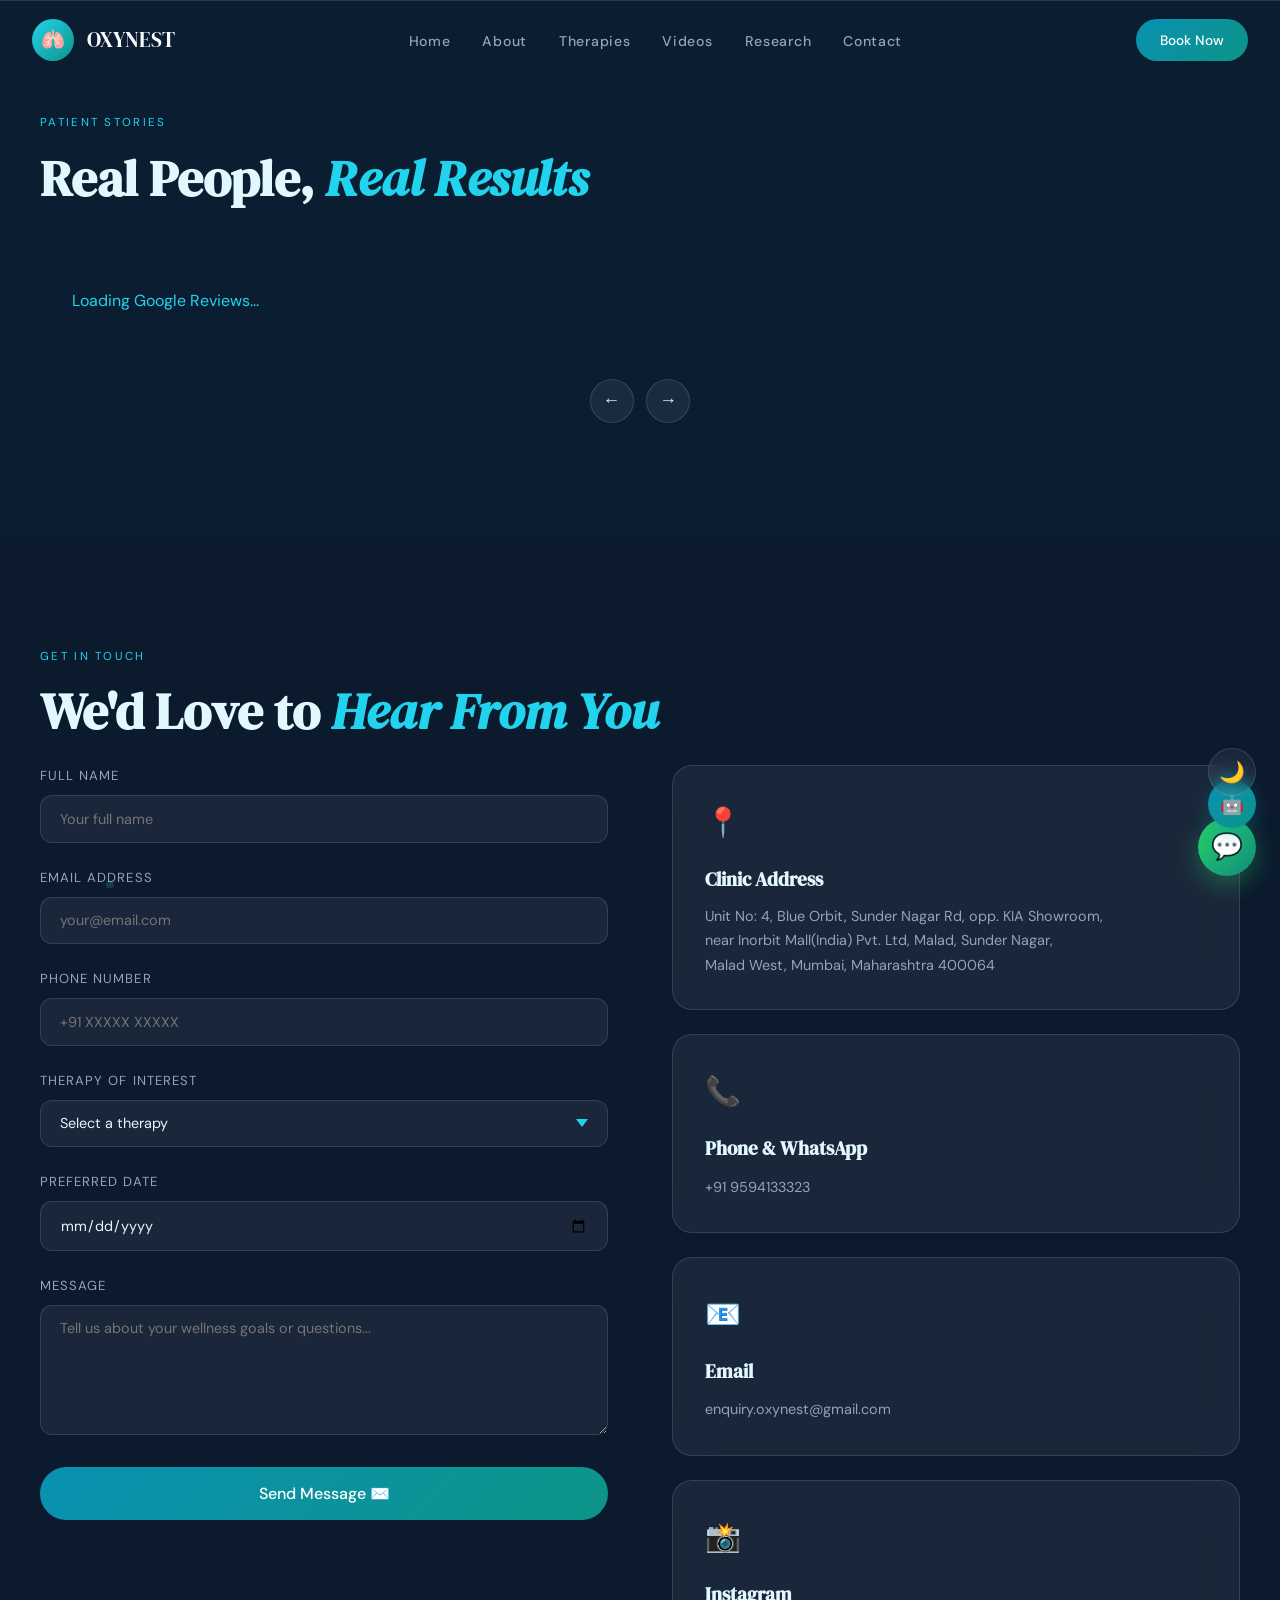
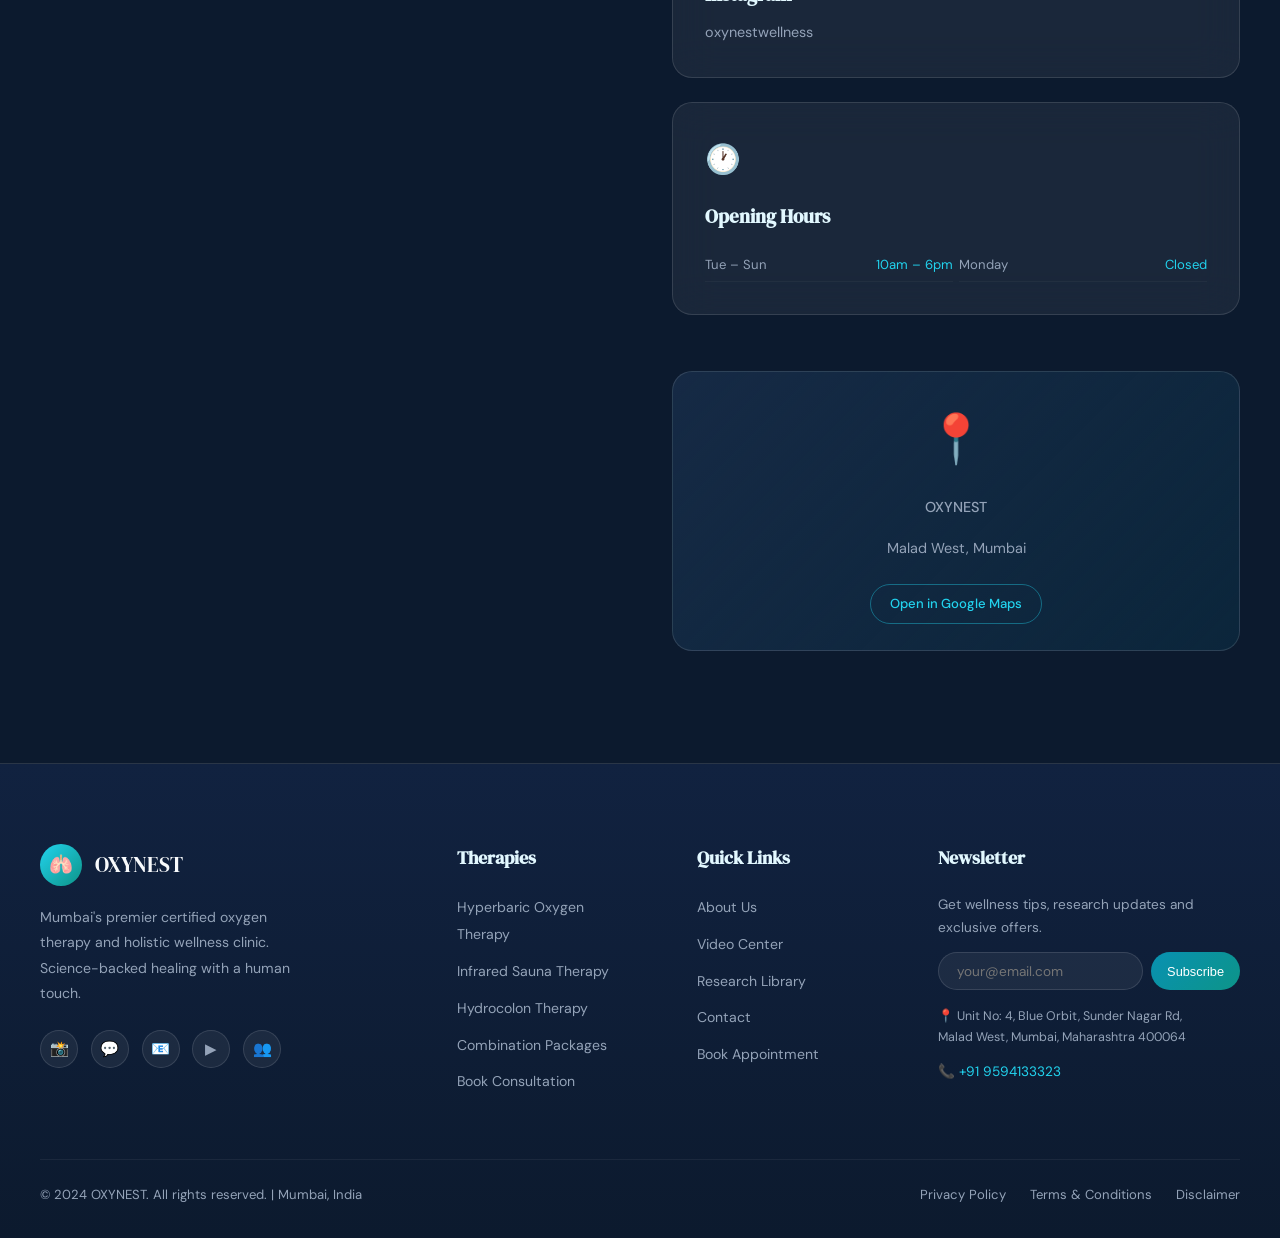
<file: contact.html>
<!DOCTYPE html>

<html lang="en">
<head>
<meta charset="utf-8"/>
<meta content="width=device-width, initial-scale=1.0" name="viewport"/>
<meta content="OXYNEST — Premium Hyperbaric Oxygen Therapy, Infrared Sauna &amp; Hydrocolon Therapy in Mumbai. Revitalise. Restore. Rebalance." name="description"/>
<meta content="Hyperbaric Oxygen Therapy, Infrared Sauna, Hydrocolon Therapy, Wellness Clinic, Holistic Healing, HBOT Mumbai" name="keywords"/>
<meta content="OXYNEST | Revitalise. Restore. Rebalance." property="og:title"/>
<meta content="Premium oxygen &amp; holistic wellness therapies. Certified practitioners. Science-backed healing." property="og:description"/>
<meta content="website" property="og:type"/>
<title>
    OXYNEST | Revitalise. Restore. Rebalance.
  </title>
<link href="https://fonts.googleapis.com" rel="preconnect"/>
<link href="https://fonts.googleapis.com/css2?family=Cormorant+Garamond:ital,wght@0,300;0,400;0,500;0,600;1,300;1,400&amp;family=DM+Sans:wght@300;400;500;600&amp;family=DM+Serif+Display:ital@0;1&amp;display=swap" rel="stylesheet"/>
<link href="assets/css/styles.css" rel="stylesheet"/>
</head>
<body>
<canvas id="particle-canvas"></canvas>
<!-- NAVBAR -->
<nav class="navbar" id="navbar">
<a class="nav-logo" href="index.html">
<div class="nav-logo-icon">🫁</div>
<div>
<div class="nav-logo-text">OXYNEST</div>
<div class="nav-logo-sub"></div>
</div>
</a>
<ul class="nav-links">
<li><a href="index.html">Home</a></li>
<li><a href="about.html">About</a></li>
<li><a href="therapies.html">Therapies</a></li>
<li><a href="videos.html">Videos</a></li>
<li><a href="research.html">Research</a></li>
<li><a href="contact.html">Contact</a></li>
</ul>
<a class="nav-cta" href="booking.html">Book Now</a>
<div class="hamburger" onclick="toggleMobileMenu()">
<span></span><span></span><span></span>
</div>
</nav>
<!-- MOBILE MENU -->
<div class="mobile-menu" id="mobileMenu">
<button class="mobile-close" onclick="toggleMobileMenu()">✕</button>
<a href="index.html" onclick="toggleMobileMenu()">Home</a>
<a href="about.html" onclick="toggleMobileMenu()">About</a>
<a href="therapies.html" onclick="toggleMobileMenu()">Therapies</a>
<a href="videos.html" onclick="toggleMobileMenu()">Videos</a>
<a href="research.html" onclick="toggleMobileMenu()">Research</a>
<a href="contact.html" onclick="toggleMobileMenu()">Contact</a>
<a class="nav-cta" href="booking.html" onclick="toggleMobileMenu()" style="font-size: 1rem; padding: 0.8rem 2rem">Book
      Appointment</a>
</div>
<!-- HOME / HERO -->
<!-- THERAPY PREVIEW -->
<!-- ABOUT -->
<!-- DETAILED THERAPIES -->
<!-- VIDEO CENTER -->
<!-- RESEARCH HUB -->
<!-- TESTIMONIALS -->
<section class="section-pad" style="
        background: rgba(13, 148, 136, 0.04);
        border-top: 1px solid var(--glass-border);
      ">
<div class="container">
<span class="section-label reveal">Patient Stories</span>
<h2 class="section-title reveal">Real People, <em>Real Results</em></h2>
<div class="testimonials-slider reveal">
<div class="testimonials-track" id="testimonialTrack"><div style="padding: 2rem; text-align: center; color: var(--aqua);">Loading Google Reviews...</div></div>
<div class="slider-controls">
<button class="slider-btn" onclick="slideTestimonials(-1)">
            ←
          </button>
<button class="slider-btn" onclick="slideTestimonials(1)">→</button>
</div>
</div>
</div>
</section>
<!-- BOOKING -->
<!-- CONTACT -->
<section class="section-pad" id="contact">
<div class="container">
<span class="section-label reveal">Get in Touch</span>
<h2 class="section-title reveal">
        We'd Love to <em>Hear From You</em>
</h2>
<div class="contact-grid reveal">
<div>
<form onsubmit="submitContact(event)">
<div class="form-group">
<label class="form-label">Full Name</label><input class="form-input" id="cName" placeholder="Your full name" required="" type="text"/>
</div>
<div class="form-group">
<label class="form-label">Email Address</label><input class="form-input" id="cEmail" placeholder="your@email.com" required="" type="email"/>
</div>
<div class="form-group">
<label class="form-label">Phone Number</label><input class="form-input" id="cPhone" placeholder="+91 XXXXX XXXXX" type="tel"/>
</div>
<div class="form-group">
<label class="form-label">Therapy of Interest</label>
<select class="form-select form-input" id="cTherapy">
<option value="">Select a therapy</option>
<option>Hyperbaric Oxygen Therapy (HBOT)</option>
<option>Infrared Sauna Therapy</option>
<option>Hydrocolon Therapy</option>
<option>Wellness Consultation</option>
<option>Combination Package</option>
</select>
</div>
<div class="form-group">
<label class="form-label">Preferred Date</label><input class="form-input" id="cDate" type="date"/>
</div>
<div class="form-group">
<label class="form-label">Message</label><textarea class="form-textarea form-input" id="cMsg" placeholder="Tell us about your wellness goals or questions..."></textarea>
</div>
<button class="btn-primary" style="
                  width: 100%;
                  justify-content: center;
                  font-size: 1rem;
                  padding: 1rem;
                " type="submit">
              Send Message ✉️
            </button>
</form>
</div>
<div class="contact-info">
<div class="glass-card contact-card">
<div class="contact-card-icon">📍</div>
<h4>Clinic Address</h4>
<p>
              Unit No: 4, Blue Orbit, Sunder Nagar Rd, opp. KIA Showroom,<br/>near Inorbit Mall(India) Pvt. Ltd, Malad, Sunder Nagar,<br/>Malad West, Mumbai, Maharashtra 400064
            </p>
</div>
<div class="glass-card contact-card">
<div class="contact-card-icon">📞</div>
<h4>Phone &amp; WhatsApp</h4>
<a href="tel:+919594133323">+91 9594133323</a>
</div>
<div class="glass-card contact-card">
<div class="contact-card-icon">📧</div>
<h4>Email</h4>
<a href="mailto:enquiry.oxynest@gmail.com">enquiry.oxynest@gmail.com</a>
</div>
<div class="glass-card contact-card">
<div class="contact-card-icon">📸</div>
<h4>Instagram</h4>
<a href="https://www.instagram.com/oxynestwellness/?utm_source=ig_web_button_share_sheet" target="_blank">oxynestwellness</a>
</div>
<div class="glass-card contact-card">
<div class="contact-card-icon">🕐</div>
<h4>Opening Hours</h4>
<div class="hours-grid">
<div class="hours-row">
<span>Tue – Sun</span><span>10am – 6pm</span>
</div>
<div class="hours-row">
<span>Monday</span><span>Closed</span>
</div>
</div>
</div>
<div class="map-placeholder">
<div class="map-pin">📍</div>
<p style="font-weight: 500">OXYNEST</p>
<p>Malad West, Mumbai</p>
<a class="btn-outline" href="https://share.google/nKDxg5LH1E9EWcaDr" style="
                  margin-top: 0.5rem;
                  font-size: 0.82rem;
                  padding: 0.5rem 1.2rem;
                " target="_blank">Open in Google Maps</a>
</div>
</div>
</div>
</div>
</section>
<!-- FOOTER -->
<footer class="footer">
<div class="container">
<div class="footer-grid">
<div class="footer-brand">
<a class="nav-logo" href="index.html" style="margin-bottom: 1.2rem; display: inline-flex">
<div class="nav-logo-icon">🫁</div>
<div>
<div class="nav-logo-text">OXYNEST</div>
<div class="nav-logo-sub"></div>
</div>
</a>
<p class="footer-desc">
            Mumbai's premier certified oxygen therapy and holistic wellness
            clinic. Science-backed healing with a human touch.
          </p>
<div class="footer-socials">
<a class="social-icon" href="https://www.instagram.com/oxynestwellness/?utm_source=ig_web_button_share_sheet" title="Instagram">📸</a>
<a class="social-icon" href="https://wa.me/919594133323" title="WhatsApp">💬</a>
<a class="social-icon" href="mailto:enquiry.oxynest@gmail.com" title="Email">📧</a>
<a class="social-icon" href="#" title="YouTube">▶</a>
<a class="social-icon" href="#" title="Facebook">👥</a>
</div>
</div>
<div class="footer-col">
<h4>Therapies</h4>
<ul class="footer-links">
<li>
<a href="therapies.html" onclick="showTherapy('hbot')">Hyperbaric Oxygen Therapy</a>
</li>
<li>
<a href="therapies.html" onclick="showTherapy('sauna')">Infrared Sauna Therapy</a>
</li>
<li>
<a href="therapies.html" onclick="showTherapy('hydro')">Hydrocolon Therapy</a>
</li>
<li><a href="booking.html">Combination Packages</a></li>
<li><a href="booking.html">Book Consultation</a></li>
</ul>
</div>
<div class="footer-col">
<h4>Quick Links</h4>
<ul class="footer-links">
<li><a href="about.html">About Us</a></li>
<li><a href="videos.html">Video Center</a></li>
<li><a href="research.html">Research Library</a></li>
<li><a href="contact.html">Contact</a></li>
<li><a href="booking.html">Book Appointment</a></li>
</ul>
</div>
<div class="footer-col">
<h4>Newsletter</h4>
<p style="
                color: var(--text-muted);
                font-size: 0.85rem;
                margin-bottom: 0.8rem;
              ">
            Get wellness tips, research updates and exclusive offers.
          </p>
<div class="newsletter-form">
<input class="newsletter-input" placeholder="your@email.com" type="email"/>
<button class="newsletter-btn" onclick="subscribeNewsletter()">
              Subscribe
            </button>
</div>
<p style="
                color: var(--text-muted);
                font-size: 0.78rem;
                margin-top: 1rem;
              ">
            📍 Unit No: 4, Blue Orbit, Sunder Nagar Rd,<br/>Malad West, Mumbai, Maharashtra 400064
          </p>
<p style="margin-top: 0.5rem">
<a href="tel:+919594133323" style="
                  color: var(--aqua);
                  font-size: 0.85rem;
                  text-decoration: none;
                ">📞 +91 9594133323</a>
</p>
</div>
</div>
<div class="footer-bottom">
<p class="footer-copy">
          © 2024 OXYNEST. All rights reserved. | Mumbai, India
        </p>
<div class="footer-legal">
<a href="#">Privacy Policy</a>
<a href="#">Terms &amp; Conditions</a>
<a href="#">Disclaimer</a>
</div>
</div>
</div>
</footer>
<!-- FLOATING BUTTONS -->
<a class="whatsapp-btn" href="https://wa.me/919594133323" target="_blank" title="Chat on WhatsApp">💬</a>
<button class="chat-btn" onclick="toggleChatbot()" title="AI Wellness Assistant">
    🤖
  </button>
<button class="theme-toggle" id="themeBtn" onclick="toggleTheme()" title="Toggle Theme">
    🌙
  </button>
<!-- CHATBOT -->
<div class="chatbot-window" id="chatbotWindow">
<div class="chatbot-header">
<div class="chatbot-header-info">
<div class="chatbot-avatar">🤖</div>
<div>
<div class="chatbot-name">OxyBot Assistant</div>
<div class="chatbot-status">
            Online · Typically replies instantly
          </div>
</div>
</div>
<button class="chatbot-close" onclick="toggleChatbot()">✕</button>
</div>
<div class="chatbot-messages" id="chatMessages">
<div class="chat-msg bot">
        👋 Hello! I'm OxyBot, your OXYNEST assistant. How can I
        help you today?
      </div>
<div class="chat-msg bot">
        You can ask me about our therapies, pricing, booking, or safety
        information!
      </div>
</div>
<div class="chatbot-quick">
<button class="quick-btn" onclick="quickAsk('What is HBOT?')">
        What is HBOT?
      </button>
<button class="quick-btn" onclick="quickAsk('Book appointment')">
        Book Appointment
      </button>
<button class="quick-btn" onclick="quickAsk('Prices')">Pricing</button>
<button class="quick-btn" onclick="quickAsk('Location')">
        Location
      </button>
</div>
<div class="chatbot-input-row">
<input class="chatbot-input" id="chatInput" onkeydown="if (event.key === 'Enter') sendChat();" placeholder="Type a message..." type="text"/>
<button class="chatbot-send" onclick="sendChat()">➤</button>
</div>
</div>
<!-- SUCCESS POPUP -->
<div class="overlay-bg" id="overlayBg" onclick="closePopup()"></div>
<div class="success-popup" id="successPopup">
<div class="success-icon">✓</div>
<h3 style="
          font-family: var(--font-display);
          font-size: 1.8rem;
          margin-bottom: 0.8rem;
        ">
      Booking Confirmed!
    </h3>
<p style="
          color: var(--text-muted);
          font-size: 0.9rem;
          line-height: 1.7;
          margin-bottom: 2rem;
        ">
      Your appointment request has been received. Our team will contact you
      within 2 hours to confirm your session details.
    </p>
<p style="
          color: var(--aqua);
          font-size: 0.85rem;
          font-weight: 600;
          margin-bottom: 1.5rem;
        ">
      📞 Expect a call at your registered number
    </p>
<button class="btn-primary" onclick="closePopup()" style="width: 100%; justify-content: center">
      Done
    </button>
</div>
<script src="assets/js/main.js"></script>
</body>
</html>
</file>
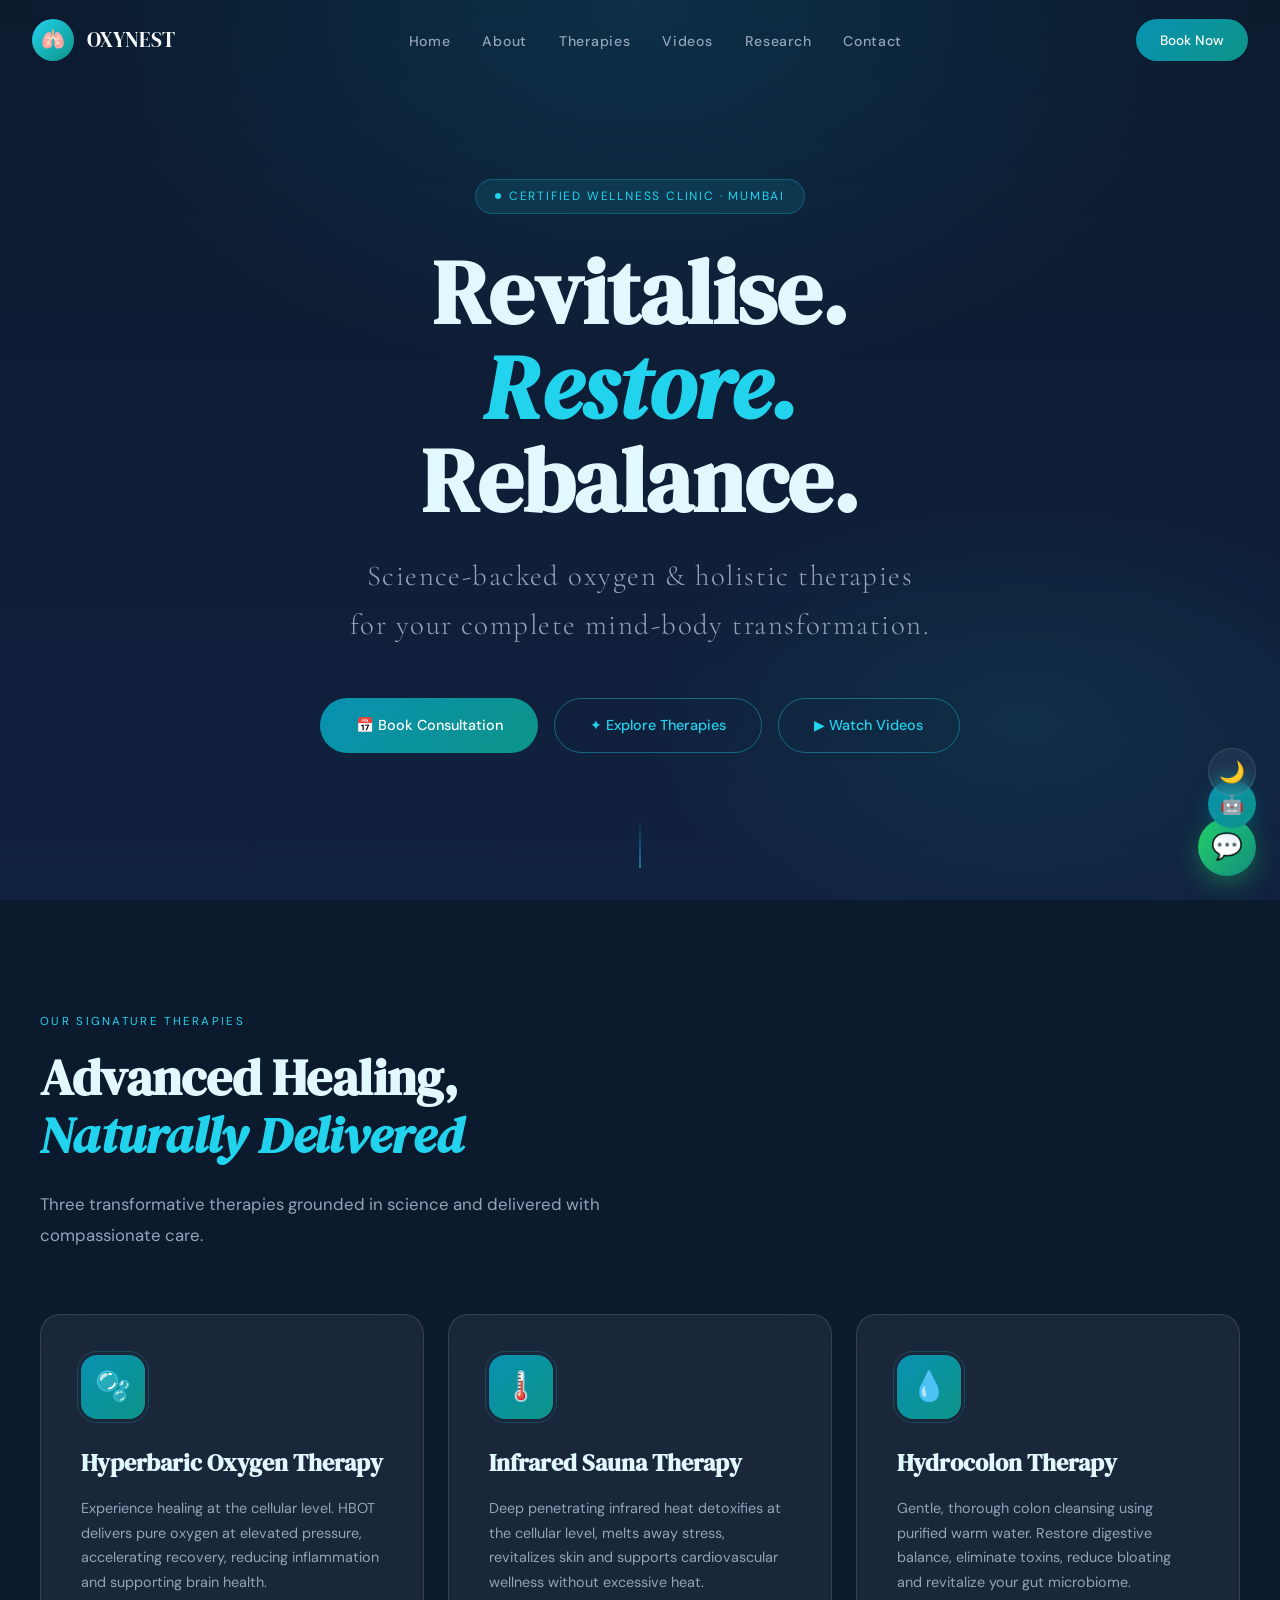
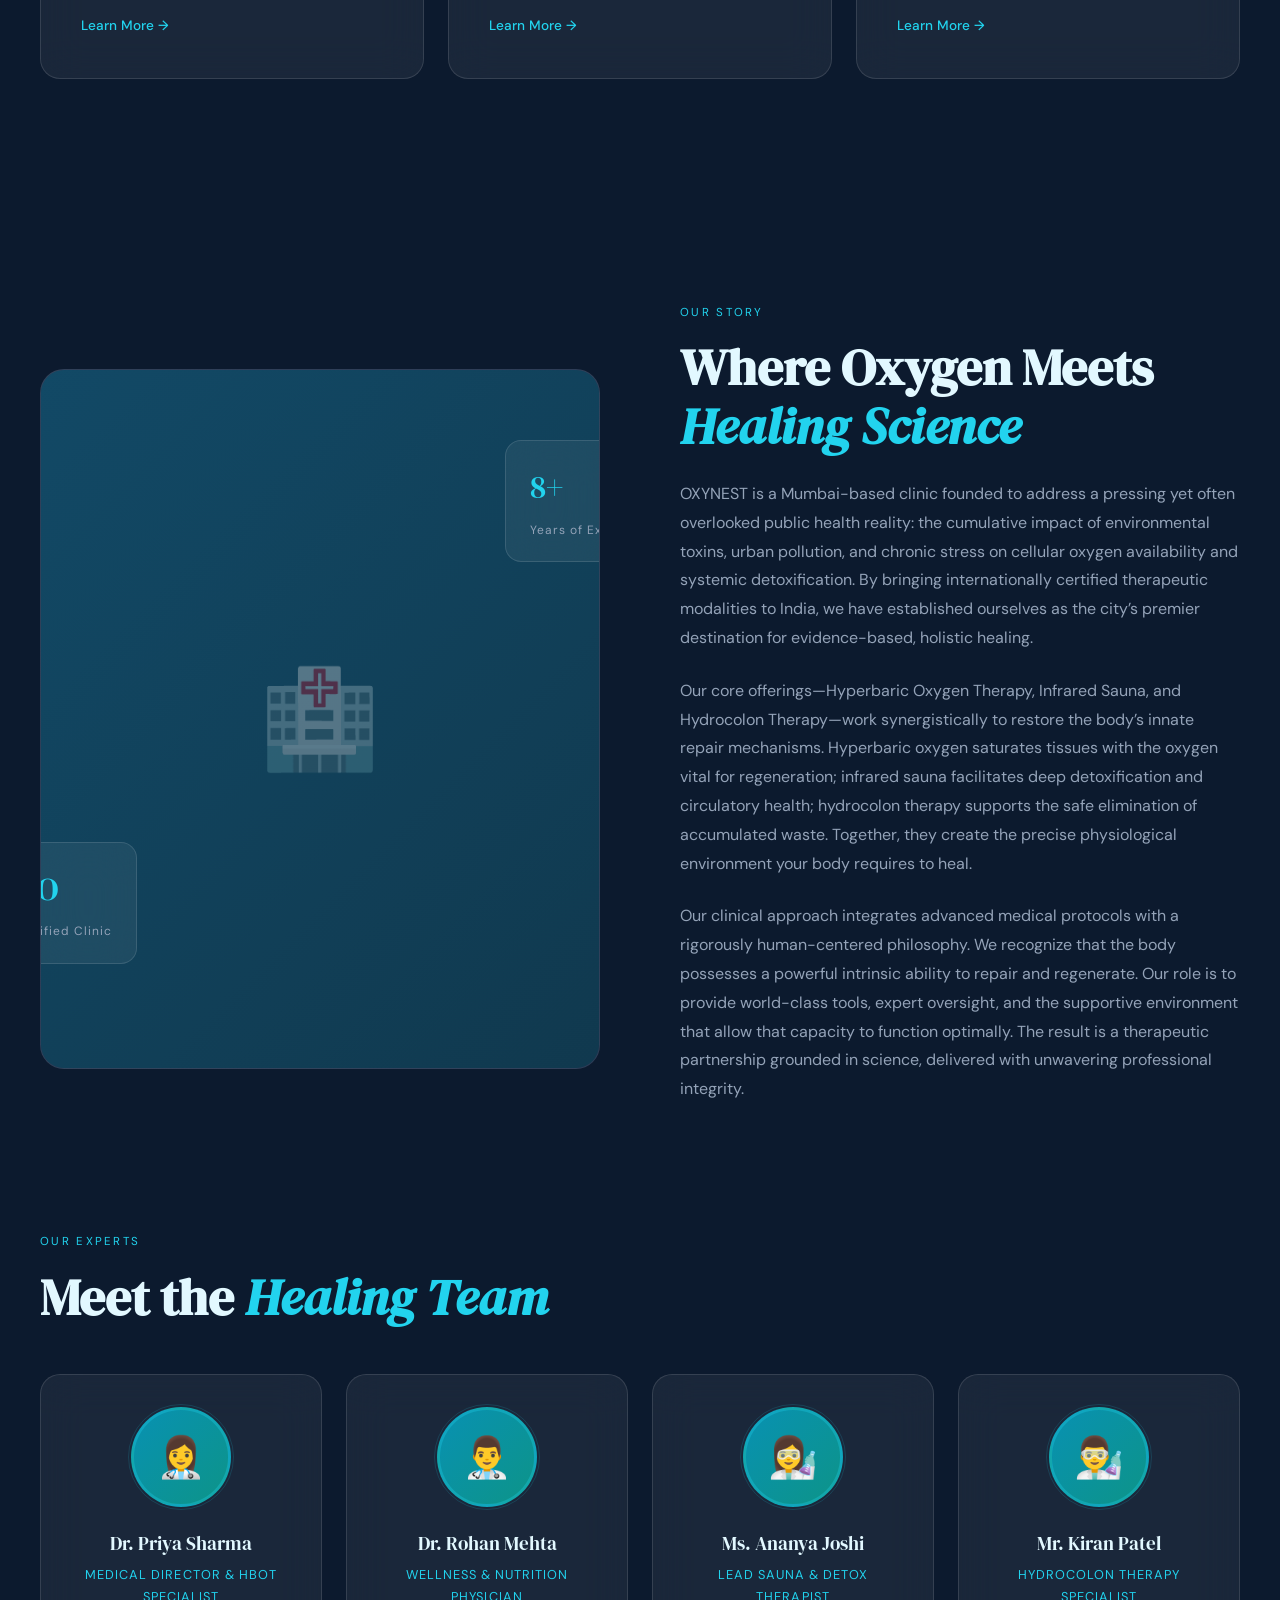
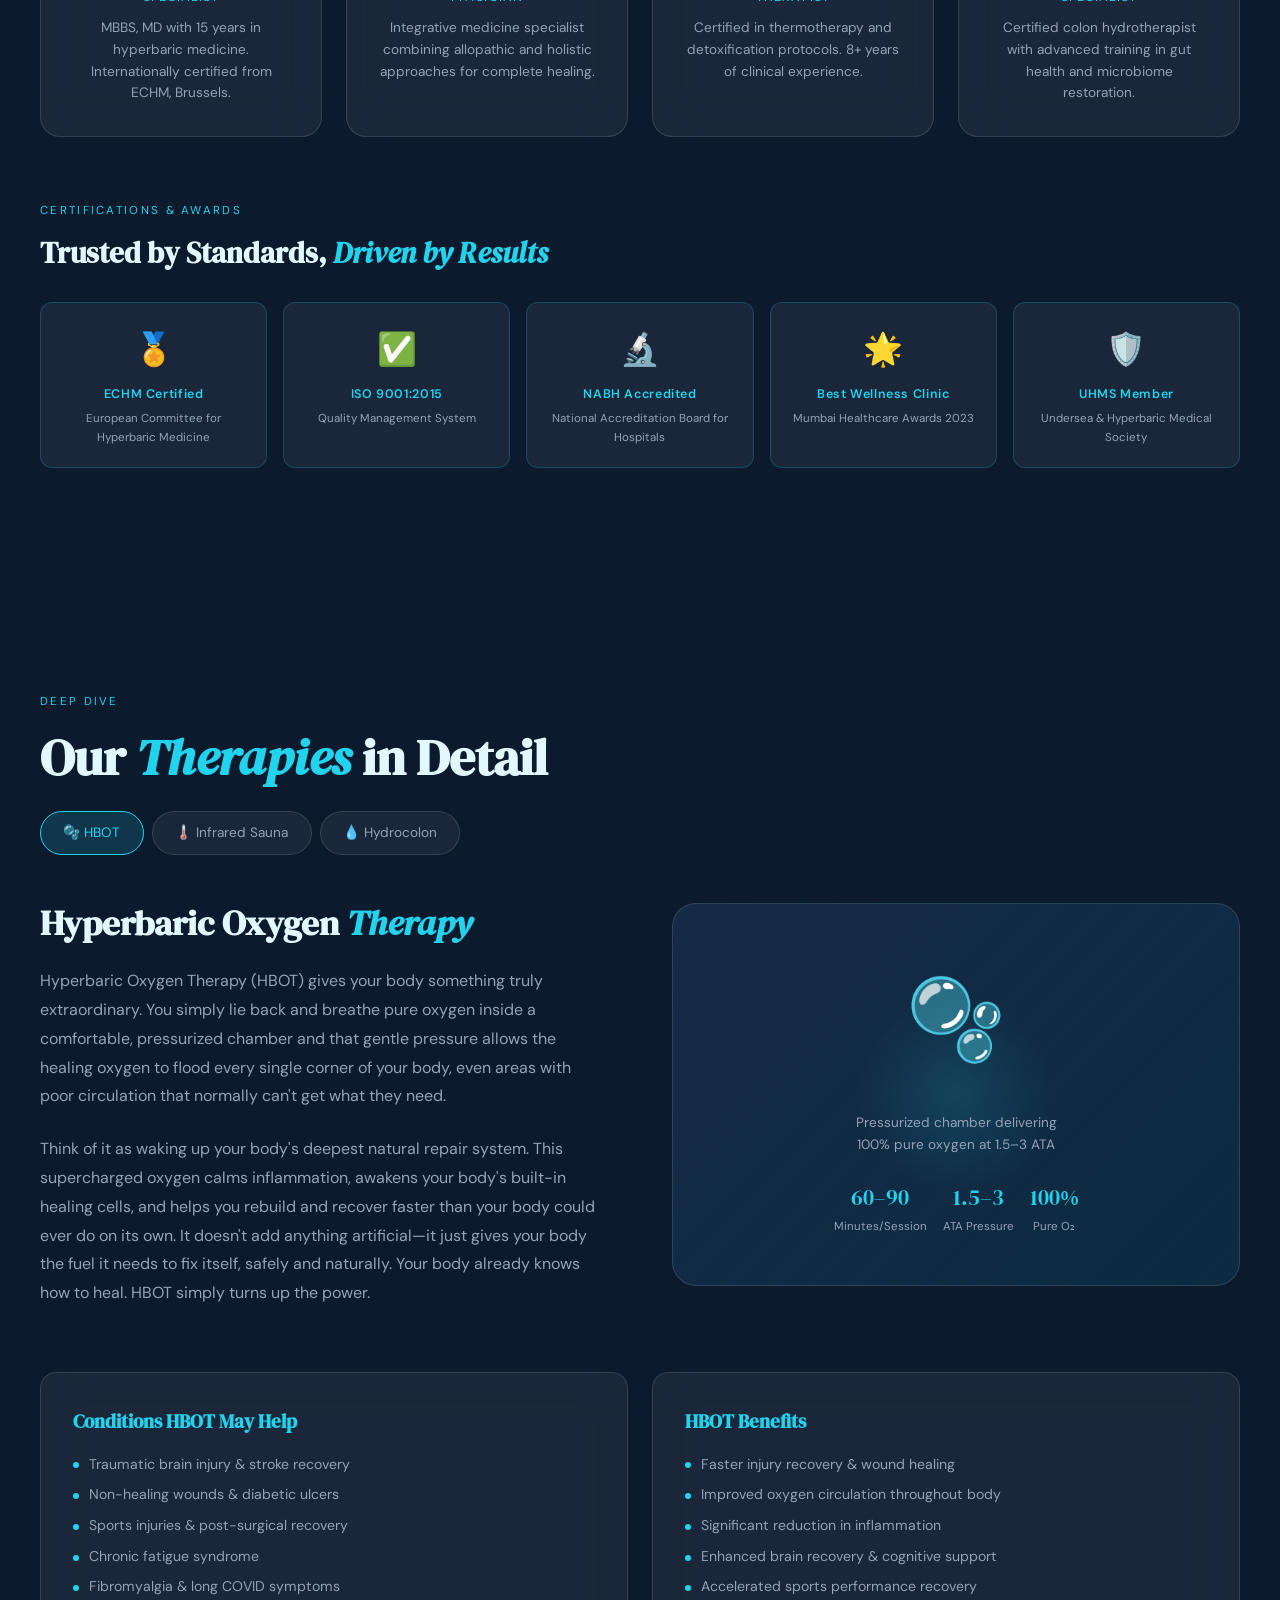
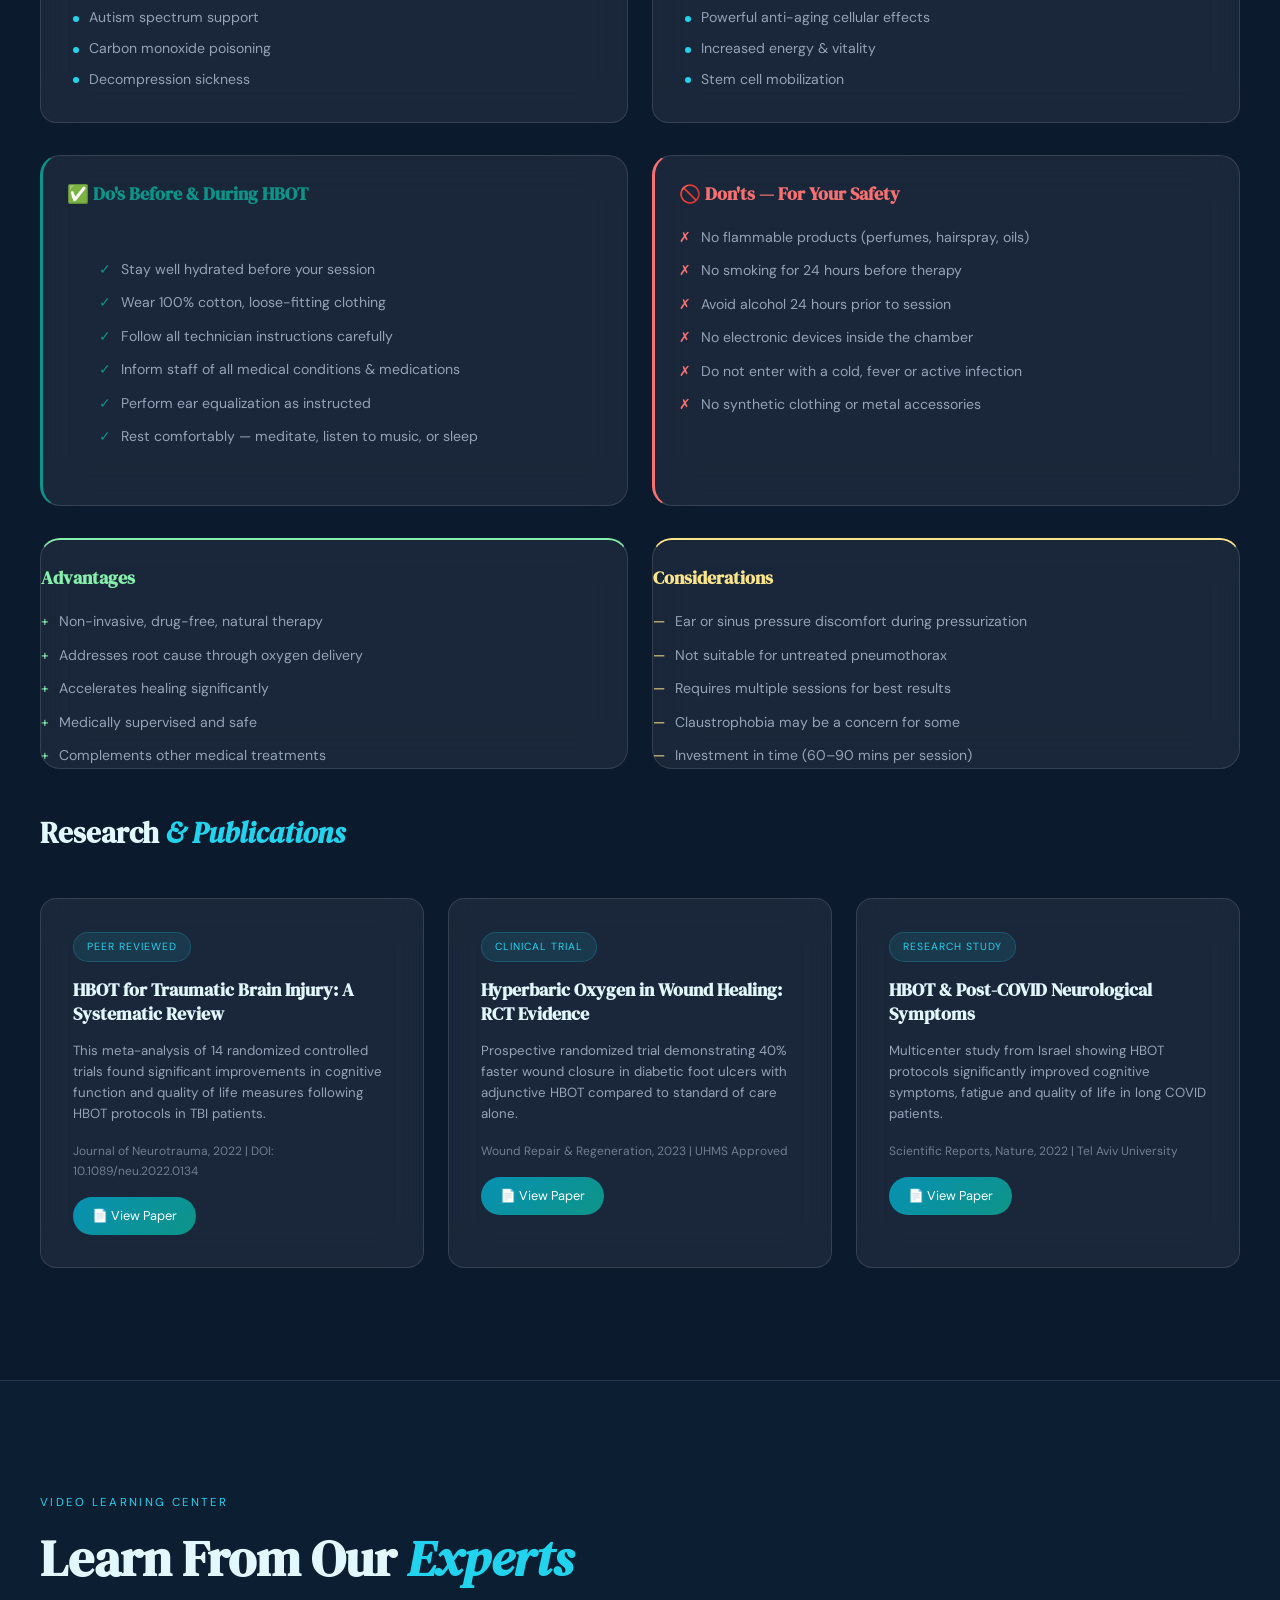
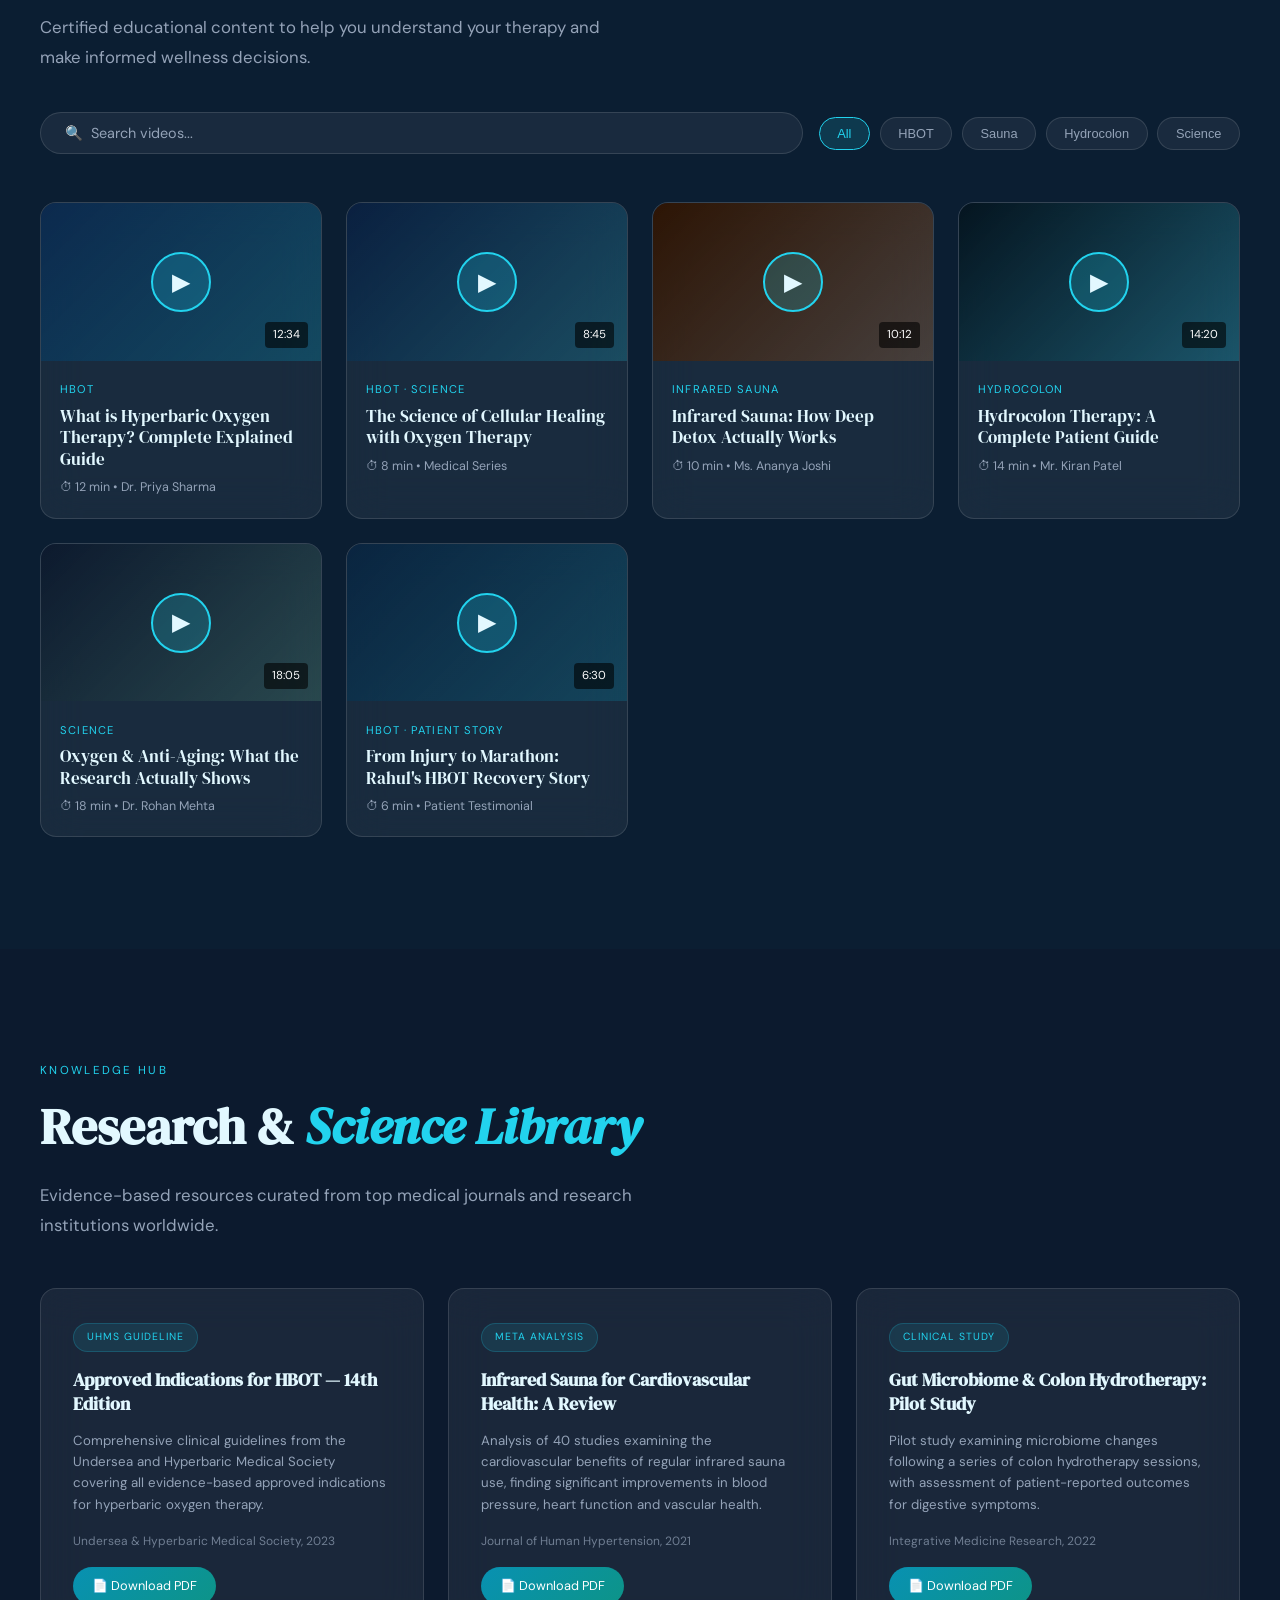
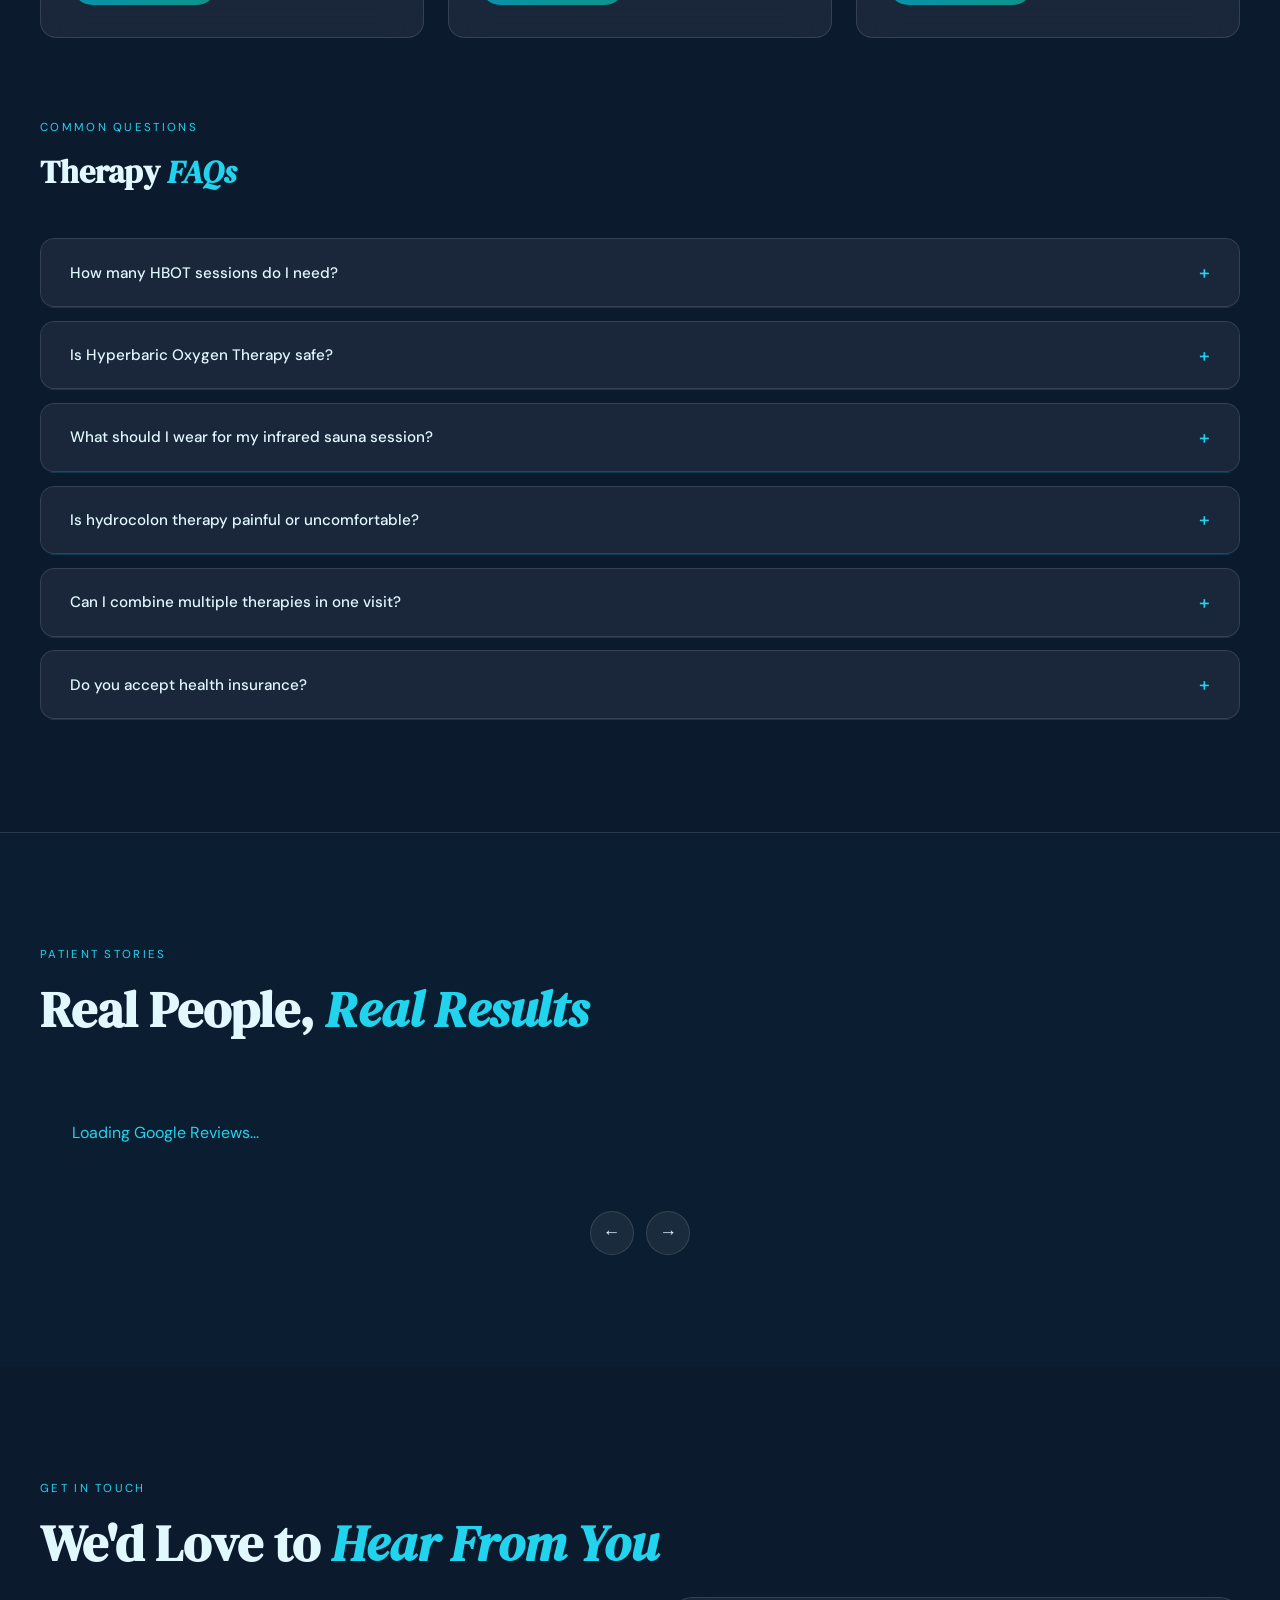
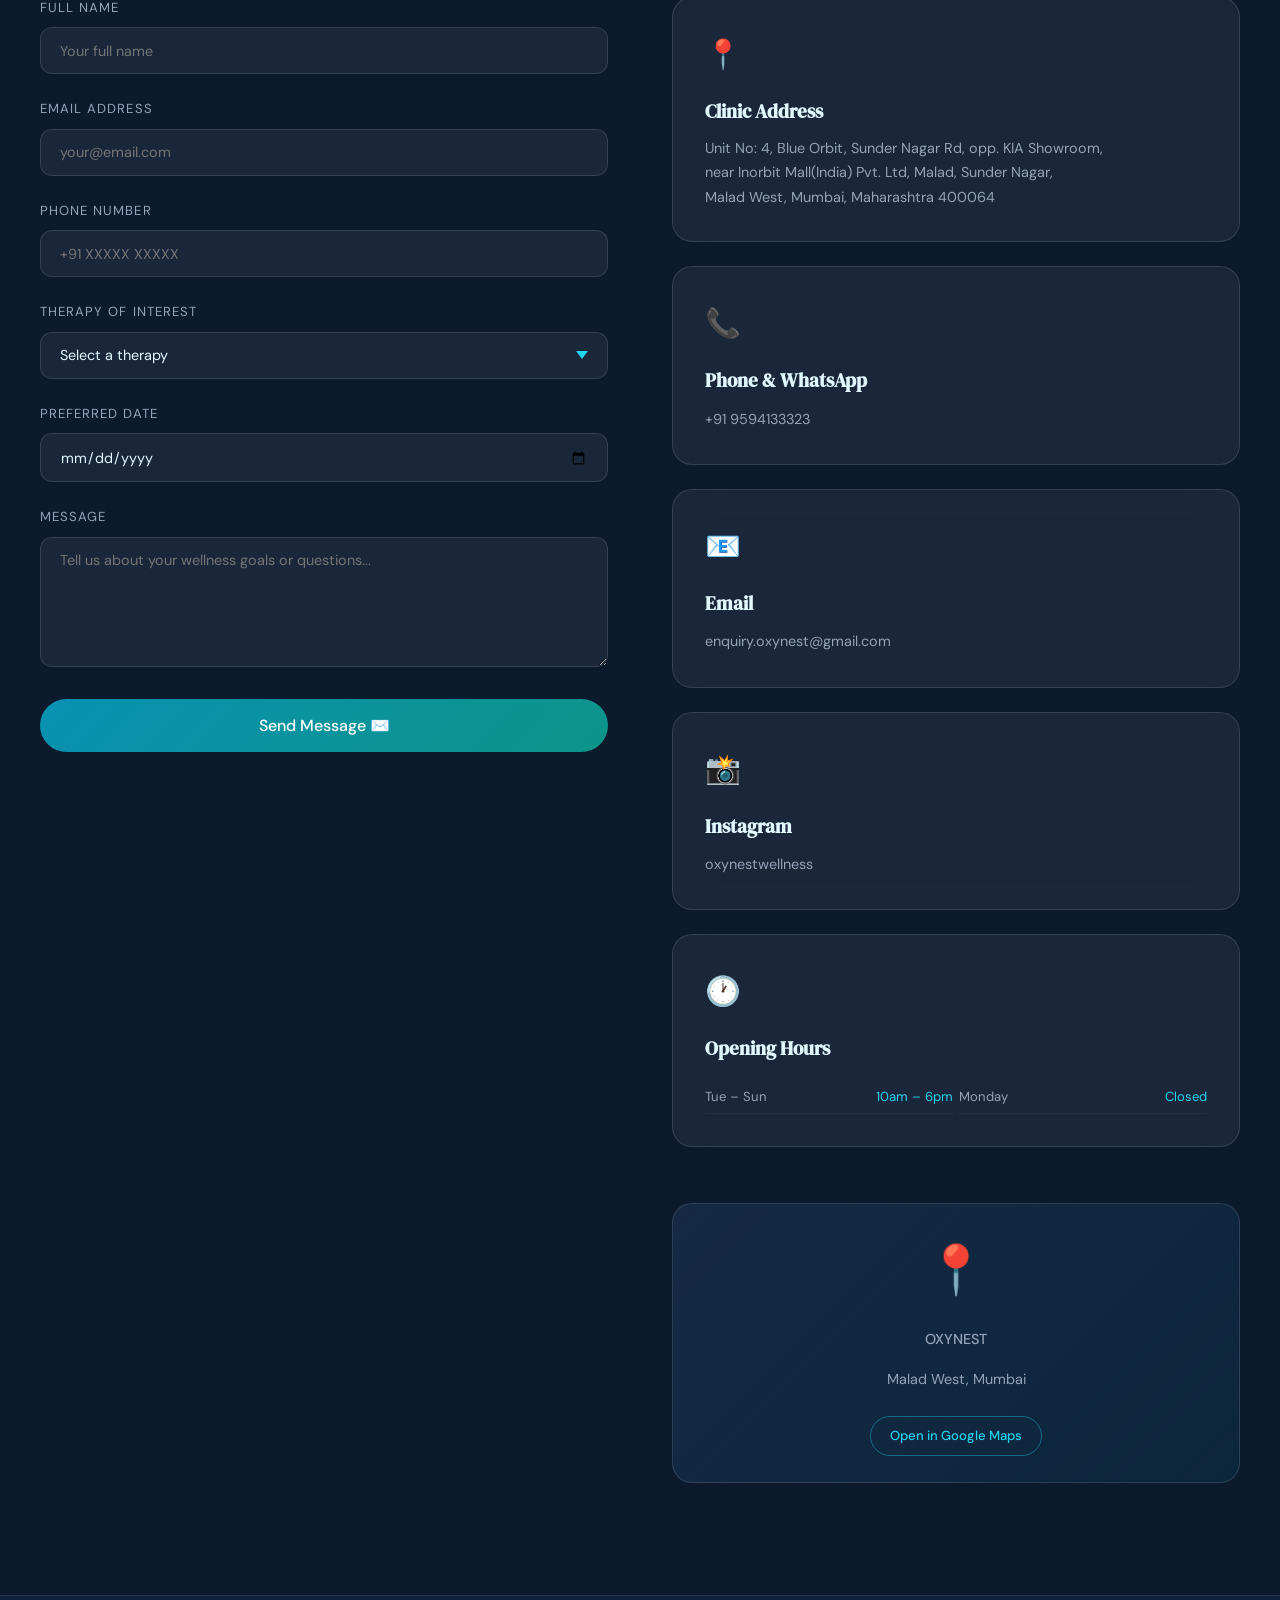
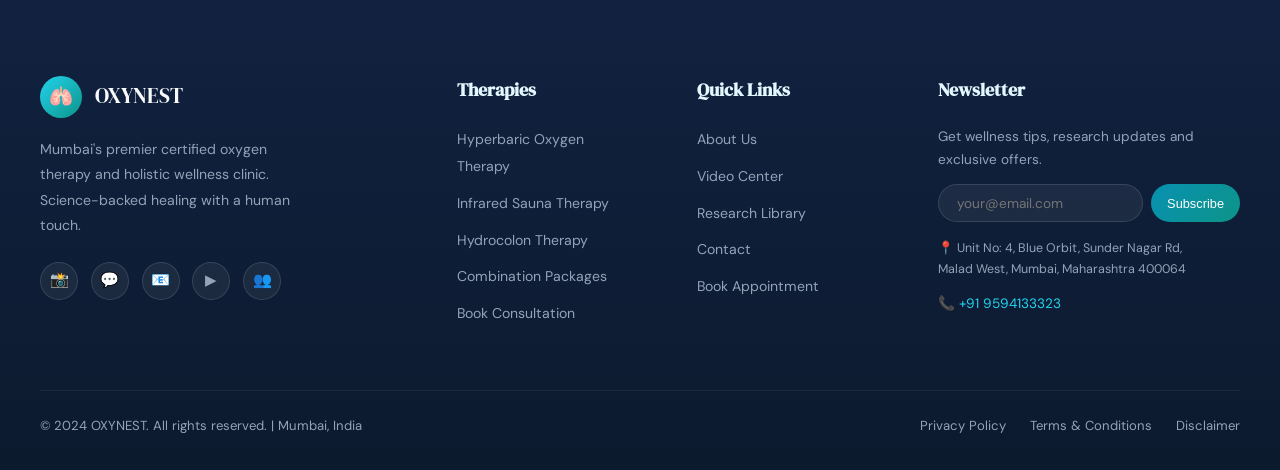
<file: index (1).html>
<!DOCTYPE html>

<html lang="en">
<head>
<meta charset="utf-8"/>
<meta content="width=device-width, initial-scale=1.0" name="viewport"/>
<meta content="OXYNEST — Premium Hyperbaric Oxygen Therapy, Infrared Sauna &amp; Hydrocolon Therapy in Mumbai. Revitalise. Restore. Rebalance." name="description"/>
<meta content="Hyperbaric Oxygen Therapy, Infrared Sauna, Hydrocolon Therapy, Wellness Clinic, Holistic Healing, HBOT Mumbai" name="keywords"/>
<meta content="OXYNEST | Revitalise. Restore. Rebalance." property="og:title"/>
<meta content="Premium oxygen &amp; holistic wellness therapies. Certified practitioners. Science-backed healing." property="og:description"/>
<meta content="website" property="og:type"/>
<title>
    OXYNEST | Revitalise. Restore. Rebalance.
  </title>
<link href="https://fonts.googleapis.com" rel="preconnect"/>
<link href="https://fonts.googleapis.com/css2?family=Cormorant+Garamond:ital,wght@0,300;0,400;0,500;0,600;1,300;1,400&amp;family=DM+Sans:wght@300;400;500;600&amp;family=DM+Serif+Display:ital@0;1&amp;display=swap" rel="stylesheet"/>
<style>
    :root {
      --white: #f8fafc;
      --sky: #bae6fd;
      --aqua: #22d3ee;
      --aqua-deep: #0891b2;
      --teal: #0d9488;
      --teal-dark: #0f766e;
      --sage: #86efac;
      --navy: #0c1a2e;
      --navy-mid: #112240;
      --navy-card: #162a45;
      --beige: #fef3c7;
      --beige-warm: #fde68a;
      --glass: rgba(255, 255, 255, 0.06);
      --glass-border: rgba(255, 255, 255, 0.12);
      --glow: rgba(34, 211, 238, 0.15);
      --text-primary: #e2f8ff;
      --text-muted: #94a3b8;
      --font-display: "DM Serif Display", serif;
      --font-body: "DM Sans", sans-serif;
      --font-accent: "Cormorant Garamond", serif;
      --radius: 20px;
      --transition: 0.4s cubic-bezier(0.16, 1, 0.3, 1);
    }

    *,
    *::before,
    *::after {
      box-sizing: border-box;
      margin: 0;
      padding: 0;
    }

    html {
      scroll-behavior: smooth;
      font-size: 16px;
    }

    body {
      font-family: var(--font-body);
      background: var(--navy);
      color: var(--text-primary);
      overflow-x: hidden;
      line-height: 1.7;
    }

    /* ── CANVAS PARTICLES ── */
    #particle-canvas {
      position: fixed;
      top: 0;
      left: 0;
      width: 100%;
      height: 100%;
      pointer-events: none;
      z-index: 0;
      opacity: 0.5;
    }

    /* ── SCROLLBAR ── */
    ::-webkit-scrollbar {
      width: 5px;
    }

    ::-webkit-scrollbar-track {
      background: var(--navy);
    }

    ::-webkit-scrollbar-thumb {
      background: var(--aqua-deep);
      border-radius: 3px;
    }

    /* ── NAVBAR ── */
    .navbar {
      position: fixed;
      top: 0;
      left: 0;
      right: 0;
      z-index: 1000;
      padding: 1.2rem 2rem;
      display: flex;
      align-items: center;
      justify-content: space-between;
      transition: all 0.4s ease;
    }

    .navbar.scrolled {
      background: rgba(12, 26, 46, 0.92);
      backdrop-filter: blur(20px);
      border-bottom: 1px solid var(--glass-border);
      padding: 0.8rem 2rem;
    }

    .nav-logo {
      display: flex;
      align-items: center;
      gap: 0.8rem;
      text-decoration: none;
    }

    .nav-logo-icon {
      width: 42px;
      height: 42px;
      border-radius: 50%;
      background: linear-gradient(135deg, var(--aqua), var(--teal));
      display: flex;
      align-items: center;
      justify-content: center;
      font-size: 1.2rem;
    }

    .nav-logo-text {
      font-family: var(--font-display);
      font-size: 1.3rem;
      color: var(--white);
      line-height: 1.1;
    }

    .nav-logo-sub {
      font-family: var(--font-body);
      font-size: 0.65rem;
      color: var(--aqua);
      letter-spacing: 0.2em;
      text-transform: uppercase;
    }

    .nav-links {
      display: flex;
      gap: 2rem;
      list-style: none;
    }

    .nav-links a {
      text-decoration: none;
      color: var(--text-muted);
      font-size: 0.88rem;
      font-weight: 500;
      letter-spacing: 0.05em;
      transition: color 0.3s;
      position: relative;
    }

    .nav-links a::after {
      content: "";
      position: absolute;
      bottom: -3px;
      left: 0;
      width: 0;
      height: 1px;
      background: var(--aqua);
      transition: width 0.3s;
    }

    .nav-links a:hover {
      color: var(--aqua);
    }

    .nav-links a:hover::after {
      width: 100%;
    }

    .nav-cta {
      background: linear-gradient(135deg, var(--aqua-deep), var(--teal));
      color: #fff;
      border: none;
      padding: 0.6rem 1.5rem;
      border-radius: 50px;
      font-family: var(--font-body);
      font-size: 0.85rem;
      font-weight: 500;
      cursor: pointer;
      transition: all 0.3s;
      text-decoration: none;
    }

    .nav-cta:hover {
      transform: translateY(-2px);
      box-shadow: 0 8px 25px rgba(34, 211, 238, 0.3);
    }

    .hamburger {
      display: none;
      flex-direction: column;
      gap: 5px;
      cursor: pointer;
      padding: 5px;
    }

    .hamburger span {
      width: 24px;
      height: 2px;
      background: var(--aqua);
      border-radius: 2px;
      transition: all 0.3s;
    }

    .mobile-menu {
      display: none;
      position: fixed;
      top: 0;
      left: 0;
      right: 0;
      bottom: 0;
      background: rgba(12, 26, 46, 0.97);
      backdrop-filter: blur(20px);
      z-index: 999;
      flex-direction: column;
      align-items: center;
      justify-content: center;
      gap: 2rem;
    }

    .mobile-menu.active {
      display: flex;
    }

    .mobile-menu a {
      font-family: var(--font-display);
      font-size: 2rem;
      color: var(--text-primary);
      text-decoration: none;
      transition: color 0.3s;
    }

    .mobile-menu a:hover {
      color: var(--aqua);
    }

    .mobile-close {
      position: absolute;
      top: 1.5rem;
      right: 2rem;
      font-size: 2rem;
      color: var(--text-muted);
      cursor: pointer;
      background: none;
      border: none;
    }

    /* ── HERO ── */
    .hero {
      min-height: 100vh;
      display: flex;
      align-items: center;
      justify-content: center;
      position: relative;
      overflow: hidden;
      padding: 6rem 2rem 4rem;
    }

    .hero-bg {
      position: absolute;
      inset: 0;
      background:
        radial-gradient(ellipse 80% 70% at 50% 0%,
          rgba(8, 145, 178, 0.18) 0%,
          transparent 60%),
        radial-gradient(ellipse 60% 50% at 80% 80%,
          rgba(13, 148, 136, 0.12) 0%,
          transparent 50%),
        linear-gradient(180deg, var(--navy) 0%, var(--navy-mid) 100%);
      z-index: 1;
    }

    .hero-ring {
      position: absolute;
      border-radius: 50%;
      border: 1px solid rgba(34, 211, 238, 0.08);
      animation: ring-expand 8s linear infinite;
    }

    .hero-ring:nth-child(1) {
      width: 400px;
      height: 400px;
      top: 50%;
      left: 50%;
      transform: translate(-50%, -50%);
      animation-delay: 0s;
    }

    .hero-ring:nth-child(2) {
      width: 650px;
      height: 650px;
      top: 50%;
      left: 50%;
      transform: translate(-50%, -50%);
      animation-delay: 2s;
    }

    .hero-ring:nth-child(3) {
      width: 900px;
      height: 900px;
      top: 50%;
      left: 50%;
      transform: translate(-50%, -50%);
      animation-delay: 4s;
    }

    @keyframes ring-expand {
      0% {
        opacity: 0.4;
        transform: translate(-50%, -50%) scale(0.95);
      }

      50% {
        opacity: 0.1;
      }

      100% {
        opacity: 0.4;
        transform: translate(-50%, -50%) scale(1.05);
      }
    }

    .hero-content {
      position: relative;
      z-index: 2;
      text-align: center;
      max-width: 860px;
    }

    .hero-badge {
      display: inline-flex;
      align-items: center;
      gap: 0.5rem;
      background: rgba(34, 211, 238, 0.1);
      border: 1px solid rgba(34, 211, 238, 0.25);
      border-radius: 50px;
      padding: 0.4rem 1.2rem;
      font-size: 0.75rem;
      color: var(--aqua);
      letter-spacing: 0.15em;
      text-transform: uppercase;
      margin-bottom: 2rem;
      animation: fade-up 0.8s ease both;
    }

    .hero-badge-dot {
      width: 6px;
      height: 6px;
      border-radius: 50%;
      background: var(--aqua);
      animation: pulse-dot 2s ease infinite;
    }

    @keyframes pulse-dot {

      0%,
      100% {
        opacity: 1;
        transform: scale(1);
      }

      50% {
        opacity: 0.5;
        transform: scale(1.5);
      }
    }

    .hero-title {
      font-family: var(--font-display);
      font-size: clamp(3rem, 7vw, 6rem);
      line-height: 1.05;
      margin-bottom: 1.5rem;
      animation: fade-up 0.8s ease 0.1s both;
    }

    .hero-title em {
      font-style: italic;
      color: var(--aqua);
    }

    .hero-subtitle {
      font-family: var(--font-accent);
      font-size: clamp(1.3rem, 2.5vw, 1.8rem);
      color: var(--text-muted);
      font-weight: 300;
      letter-spacing: 0.05em;
      margin-bottom: 3rem;
      animation: fade-up 0.8s ease 0.2s both;
    }

    .hero-btns {
      display: flex;
      gap: 1rem;
      justify-content: center;
      flex-wrap: wrap;
      animation: fade-up 0.8s ease 0.3s both;
    }

    .btn-primary {
      background: linear-gradient(135deg, var(--aqua-deep), var(--teal));
      color: #fff;
      border: none;
      padding: 0.9rem 2.2rem;
      border-radius: 50px;
      font-family: var(--font-body);
      font-size: 0.9rem;
      font-weight: 500;
      cursor: pointer;
      transition: all 0.3s;
      text-decoration: none;
      display: inline-flex;
      align-items: center;
      gap: 0.5rem;
    }

    .btn-primary:hover {
      transform: translateY(-3px);
      box-shadow: 0 12px 35px rgba(8, 145, 178, 0.4);
    }

    .btn-outline {
      background: transparent;
      color: var(--aqua);
      border: 1px solid rgba(34, 211, 238, 0.4);
      padding: 0.9rem 2.2rem;
      border-radius: 50px;
      font-family: var(--font-body);
      font-size: 0.9rem;
      font-weight: 500;
      cursor: pointer;
      transition: all 0.3s;
      text-decoration: none;
      display: inline-flex;
      align-items: center;
      gap: 0.5rem;
    }

    .btn-outline:hover {
      background: rgba(34, 211, 238, 0.1);
      border-color: var(--aqua);
      transform: translateY(-3px);
    }

    .hero-stats {
      display: flex;
      gap: 2rem;
      justify-content: center;
      margin-top: 4rem;
      flex-wrap: wrap;
      animation: fade-up 0.8s ease 0.5s both;
    }

    .hero-stat {
      text-align: center;
    }

    .hero-stat-num {
      font-family: var(--font-display);
      font-size: 2.2rem;
      color: var(--aqua);
      line-height: 1;
    }

    .hero-stat-label {
      font-size: 0.75rem;
      color: var(--text-muted);
      letter-spacing: 0.1em;
      text-transform: uppercase;
      margin-top: 0.3rem;
    }

    @keyframes fade-up {
      from {
        opacity: 0;
        transform: translateY(30px);
      }

      to {
        opacity: 1;
        transform: translateY(0);
      }
    }

    .scroll-indicator {
      position: absolute;
      bottom: 2rem;
      left: 50%;
      transform: translateX(-50%);
      z-index: 2;
      display: flex;
      flex-direction: column;
      align-items: center;
      gap: 0.5rem;
      animation: float 3s ease infinite;
    }

    .scroll-line {
      width: 1px;
      height: 50px;
      background: linear-gradient(to bottom, transparent, var(--aqua));
      animation: scroll-line 2s ease infinite;
    }

    @keyframes scroll-line {
      0% {
        transform: scaleY(0);
        transform-origin: top;
      }

      50% {
        transform: scaleY(1);
        transform-origin: top;
      }

      51% {
        transform: scaleY(1);
        transform-origin: bottom;
      }

      100% {
        transform: scaleY(0);
        transform-origin: bottom;
      }
    }

    @keyframes float {

      0%,
      100% {
        transform: translateX(-50%) translateY(0);
      }

      50% {
        transform: translateX(-50%) translateY(-8px);
      }
    }

    /* ── SECTION BASE ── */
    section {
      position: relative;
      z-index: 1;
    }

    .section-pad {
      padding: 7rem 2rem;
    }

    .container {
      max-width: 1200px;
      margin: 0 auto;
    }

    .section-label {
      font-size: 0.72rem;
      letter-spacing: 0.2em;
      text-transform: uppercase;
      color: var(--aqua);
      margin-bottom: 1rem;
      display: block;
    }

    .section-title {
      font-family: var(--font-display);
      font-size: clamp(2rem, 4vw, 3.2rem);
      line-height: 1.15;
      margin-bottom: 1.5rem;
    }

    .section-title em {
      font-style: italic;
      color: var(--aqua);
    }

    .section-subtitle {
      color: var(--text-muted);
      font-size: 1.05rem;
      max-width: 600px;
      line-height: 1.8;
    }

    /* ── GLASS CARD ── */
    .glass-card {
      background: var(--glass);
      backdrop-filter: blur(20px);
      border: 1px solid var(--glass-border);
      border-radius: var(--radius);
      transition: all var(--transition);
    }

    .glass-card:hover {
      background: rgba(255, 255, 255, 0.09);
      border-color: rgba(34, 211, 238, 0.3);
      transform: translateY(-4px);
      box-shadow:
        0 20px 60px rgba(0, 0, 0, 0.3),
        0 0 40px var(--glow);
    }

    /* ── THERAPIES PREVIEW ── */
    .therapies-grid {
      display: grid;
      grid-template-columns: repeat(auto-fit, minmax(300px, 1fr));
      gap: 1.5rem;
      margin-top: 4rem;
    }

    .therapy-card {
      padding: 2.5rem;
      position: relative;
      overflow: hidden;
      cursor: pointer;
    }

    .therapy-card::before {
      content: "";
      position: absolute;
      inset: 0;
      background: linear-gradient(135deg,
          transparent,
          rgba(34, 211, 238, 0.05));
      border-radius: var(--radius);
      opacity: 0;
      transition: 0.4s;
    }

    .therapy-card:hover::before {
      opacity: 1;
    }

    .therapy-icon {
      width: 64px;
      height: 64px;
      border-radius: 16px;
      background: linear-gradient(135deg, var(--aqua-deep), var(--teal));
      display: flex;
      align-items: center;
      justify-content: center;
      font-size: 1.8rem;
      margin-bottom: 1.5rem;
      position: relative;
      z-index: 1;
    }

    .therapy-icon::after {
      content: "";
      position: absolute;
      inset: -4px;
      border-radius: 20px;
      border: 1px solid rgba(34, 211, 238, 0.2);
      animation: icon-pulse 3s ease infinite;
    }

    @keyframes icon-pulse {

      0%,
      100% {
        opacity: 1;
        transform: scale(1);
      }

      50% {
        opacity: 0.3;
        transform: scale(1.1);
      }
    }

    .therapy-card h3 {
      font-family: var(--font-display);
      font-size: 1.5rem;
      margin-bottom: 0.8rem;
      position: relative;
      z-index: 1;
    }

    .therapy-card p {
      color: var(--text-muted);
      font-size: 0.9rem;
      line-height: 1.7;
      position: relative;
      z-index: 1;
    }

    .therapy-card-link {
      display: inline-flex;
      align-items: center;
      gap: 0.4rem;
      color: var(--aqua);
      font-size: 0.85rem;
      font-weight: 500;
      margin-top: 1.2rem;
      text-decoration: none;
      position: relative;
      z-index: 1;
      transition: gap 0.3s;
    }

    .therapy-card-link:hover {
      gap: 0.8rem;
    }

    /* ── ABOUT ── */
    .about-grid {
      display: grid;
      grid-template-columns: 1fr 1fr;
      gap: 5rem;
      align-items: center;
    }

    .about-visual {
      position: relative;
    }

    .about-img-frame {
      aspect-ratio: 4/5;
      border-radius: 24px;
      background: linear-gradient(135deg, var(--navy-card), var(--navy-mid));
      border: 1px solid var(--glass-border);
      overflow: hidden;
      position: relative;
    }

    .about-img-inner {
      position: absolute;
      inset: 0;
      background: linear-gradient(135deg,
          rgba(8, 145, 178, 0.3),
          rgba(13, 148, 136, 0.2));
      display: flex;
      align-items: center;
      justify-content: center;
    }

    .about-img-icon {
      font-size: 6rem;
      opacity: 0.3;
    }

    .about-counter-badge {
      position: absolute;
      background: var(--glass);
      backdrop-filter: blur(20px);
      border: 1px solid var(--glass-border);
      border-radius: 16px;
      padding: 1.2rem 1.5rem;
      animation: float 4s ease infinite;
    }

    .about-counter-badge:nth-child(2) {
      top: 10%;
      right: -15%;
      animation-delay: 1s;
    }

    .about-counter-badge:nth-child(3) {
      bottom: 15%;
      left: -10%;
      animation-delay: 2s;
    }

    .counter-num {
      font-family: var(--font-display);
      font-size: 2rem;
      color: var(--aqua);
      display: block;
    }

    .counter-text {
      font-size: 0.75rem;
      color: var(--text-muted);
      letter-spacing: 0.08em;
    }

    .about-timeline {
      margin-top: 3rem;
      position: relative;
      padding-left: 2rem;
    }

    .about-timeline::before {
      content: "";
      position: absolute;
      left: 0;
      top: 0;
      bottom: 0;
      width: 1px;
      background: linear-gradient(to bottom, var(--aqua), transparent);
    }

    .timeline-item {
      margin-bottom: 2rem;
      position: relative;
    }

    .timeline-item::before {
      content: "";
      position: absolute;
      left: -2rem;
      top: 0.4rem;
      width: 8px;
      height: 8px;
      border-radius: 50%;
      background: var(--aqua);
      border: 2px solid var(--navy);
    }

    .timeline-year {
      font-size: 0.75rem;
      color: var(--aqua);
      letter-spacing: 0.1em;
      text-transform: uppercase;
      font-weight: 600;
    }

    .timeline-text {
      color: var(--text-muted);
      font-size: 0.9rem;
      margin-top: 0.3rem;
    }

    /* ── STATS SECTION ── */
    .stats-section {
      background: linear-gradient(135deg,
          rgba(8, 145, 178, 0.08),
          rgba(13, 148, 136, 0.06));
      border-top: 1px solid var(--glass-border);
      border-bottom: 1px solid var(--glass-border);
    }

    .stats-grid {
      display: grid;
      grid-template-columns: repeat(4, 1fr);
      gap: 2rem;
    }

    .stat-item {
      text-align: center;
      padding: 3rem 1rem;
    }

    .stat-number {
      font-family: var(--font-display);
      font-size: 3.5rem;
      background: linear-gradient(135deg, var(--aqua), var(--sage));
      -webkit-background-clip: text;
      -webkit-text-fill-color: transparent;
      background-clip: text;
      line-height: 1;
    }

    .stat-suffix {
      font-family: var(--font-display);
      font-size: 2rem;
      color: var(--aqua);
    }

    .stat-label {
      color: var(--text-muted);
      font-size: 0.82rem;
      letter-spacing: 0.1em;
      text-transform: uppercase;
      margin-top: 0.8rem;
    }

    /* ── FULL THERAPY SECTIONS ── */
    .therapy-section {
      padding: 6rem 2rem;
      border-bottom: 1px solid rgba(255, 255, 255, 0.04);
    }

    .therapy-section:nth-child(even) {
      background: rgba(8, 145, 178, 0.03);
    }

    .therapy-header {
      display: grid;
      grid-template-columns: 1fr 1fr;
      gap: 4rem;
      align-items: start;
      margin-bottom: 4rem;
    }

    .therapy-visual-box {
      border-radius: 24px;
      background: linear-gradient(135deg,
          var(--navy-card),
          rgba(8, 145, 178, 0.15));
      border: 1px solid var(--glass-border);
      padding: 3rem;
      display: flex;
      flex-direction: column;
      align-items: center;
      justify-content: center;
      min-height: 300px;
      position: relative;
      overflow: hidden;
    }

    .therapy-big-icon {
      font-size: 5rem;
      margin-bottom: 1.5rem;
      position: relative;
      z-index: 1;
    }

    .therapy-visual-glow {
      position: absolute;
      width: 200px;
      height: 200px;
      border-radius: 50%;
      background: radial-gradient(circle,
          rgba(34, 211, 238, 0.15),
          transparent 70%);
      top: 50%;
      left: 50%;
      transform: translate(-50%, -50%);
    }

    .info-grid {
      display: grid;
      grid-template-columns: 1fr 1fr;
      gap: 1.5rem;
    }

    .info-card {
      padding: 2rem;
      border-radius: 16px;
    }

    .info-card h4 {
      font-family: var(--font-display);
      font-size: 1.2rem;
      margin-bottom: 1rem;
      color: var(--aqua);
    }

    .info-card ul {
      list-style: none;
      display: flex;
      flex-direction: column;
      gap: 0.6rem;
    }

    .info-card ul li {
      color: var(--text-muted);
      font-size: 0.88rem;
      display: flex;
      gap: 0.6rem;
      align-items: flex-start;
      line-height: 1.5;
    }

    .info-card ul li::before {
      content: "";
      width: 6px;
      height: 6px;
      border-radius: 50%;
      background: var(--aqua);
      margin-top: 0.55rem;
      flex-shrink: 0;
    }

    .dos-donts {
      display: grid;
      grid-template-columns: 1fr 1fr;
      gap: 1.5rem;
      margin-top: 2rem;
    }

    .dos-card {
      border-left: 3px solid var(--teal);
      padding: 1.5rem;
    }

    .donts-card {
      border-left: 3px solid #f87171;
      padding: 1.5rem;
    }

    .dos-card h4 {
      color: var(--teal);
      font-family: var(--font-display);
      font-size: 1.1rem;
      margin-bottom: 1rem;
    }

    .donts-card h4 {
      color: #f87171;
      font-family: var(--font-display);
      font-size: 1.1rem;
      margin-bottom: 1rem;
    }

    .adv-disadv {
      display: grid;
      grid-template-columns: 1fr 1fr;
      gap: 1.5rem;
      margin-top: 2rem;
    }

    .adv-card {
      border-top: 2px solid var(--sage);
      padding-top: 1.5rem;
    }

    .disadv-card {
      border-top: 2px solid var(--beige-warm);
      padding-top: 1.5rem;
    }

    .adv-card h4 {
      color: var(--sage);
      font-family: var(--font-display);
      font-size: 1.1rem;
      margin-bottom: 1rem;
    }

    .disadv-card h4 {
      color: var(--beige-warm);
      font-family: var(--font-display);
      font-size: 1.1rem;
      margin-bottom: 1rem;
    }

    /* ── RESEARCH PAPERS ── */
    .research-grid {
      display: grid;
      grid-template-columns: repeat(auto-fit, minmax(280px, 1fr));
      gap: 1.5rem;
      margin-top: 3rem;
    }

    .paper-card {
      padding: 2rem;
      border-radius: 16px;
      position: relative;
    }

    .paper-badge {
      display: inline-block;
      font-size: 0.65rem;
      letter-spacing: 0.1em;
      text-transform: uppercase;
      background: rgba(34, 211, 238, 0.1);
      color: var(--aqua);
      border-radius: 50px;
      padding: 0.3rem 0.8rem;
      margin-bottom: 1rem;
      border: 1px solid rgba(34, 211, 238, 0.2);
    }

    .paper-card h4 {
      font-family: var(--font-display);
      font-size: 1.1rem;
      line-height: 1.4;
      margin-bottom: 0.8rem;
    }

    .paper-abstract {
      color: var(--text-muted);
      font-size: 0.83rem;
      line-height: 1.6;
      margin-bottom: 1rem;
    }

    .paper-source {
      font-size: 0.75rem;
      color: var(--text-muted);
      opacity: 0.7;
      margin-bottom: 1rem;
    }

    .btn-download {
      display: inline-flex;
      align-items: center;
      gap: 0.4rem;
      background: linear-gradient(135deg, var(--aqua-deep), var(--teal));
      color: #fff;
      border: none;
      padding: 0.5rem 1.2rem;
      border-radius: 50px;
      font-size: 0.8rem;
      cursor: pointer;
      transition: all 0.3s;
      text-decoration: none;
    }

    .btn-download:hover {
      transform: translateY(-2px);
      box-shadow: 0 6px 20px rgba(8, 145, 178, 0.3);
    }

    /* ── VIDEO CENTER ── */
    .video-grid {
      display: grid;
      grid-template-columns: repeat(auto-fit, minmax(280px, 1fr));
      gap: 1.5rem;
      margin-top: 3rem;
    }

    .video-card {
      border-radius: 16px;
      overflow: hidden;
      cursor: pointer;
      position: relative;
    }

    .video-thumb {
      aspect-ratio: 16/9;
      background: linear-gradient(135deg,
          var(--navy-card),
          rgba(8, 145, 178, 0.2));
      display: flex;
      align-items: center;
      justify-content: center;
      position: relative;
      overflow: hidden;
    }

    .video-play {
      width: 60px;
      height: 60px;
      border-radius: 50%;
      background: rgba(34, 211, 238, 0.2);
      border: 2px solid var(--aqua);
      display: flex;
      align-items: center;
      justify-content: center;
      font-size: 1.5rem;
      transition: all 0.3s;
      position: relative;
      z-index: 1;
    }

    .video-card:hover .video-play {
      background: var(--aqua-deep);
      transform: scale(1.1);
    }

    .video-overlay {
      position: absolute;
      inset: 0;
      background: linear-gradient(to top, rgba(12, 26, 46, 0.8), transparent);
      opacity: 0;
      transition: 0.3s;
    }

    .video-card:hover .video-overlay {
      opacity: 1;
    }

    .video-info {
      padding: 1.2rem;
    }

    .video-category {
      font-size: 0.7rem;
      color: var(--aqua);
      letter-spacing: 0.1em;
      text-transform: uppercase;
      margin-bottom: 0.4rem;
    }

    .video-title {
      font-family: var(--font-display);
      font-size: 1.05rem;
      line-height: 1.3;
    }

    .video-duration {
      font-size: 0.78rem;
      color: var(--text-muted);
      margin-top: 0.4rem;
    }

    .video-search {
      display: flex;
      gap: 1rem;
      margin-top: 2.5rem;
      flex-wrap: wrap;
      align-items: center;
    }

    .search-input {
      flex: 1;
      min-width: 200px;
      background: var(--glass);
      border: 1px solid var(--glass-border);
      border-radius: 50px;
      padding: 0.7rem 1.5rem;
      color: var(--text-primary);
      font-family: var(--font-body);
      font-size: 0.9rem;
      outline: none;
      transition: border-color 0.3s;
    }

    .search-input:focus {
      border-color: var(--aqua);
    }

    .search-input::placeholder {
      color: var(--text-muted);
    }

    .filter-tabs {
      display: flex;
      gap: 0.6rem;
      flex-wrap: wrap;
    }

    .filter-tab {
      background: var(--glass);
      border: 1px solid var(--glass-border);
      color: var(--text-muted);
      padding: 0.5rem 1.1rem;
      border-radius: 50px;
      font-size: 0.8rem;
      cursor: pointer;
      transition: all 0.3s;
    }

    .filter-tab.active,
    .filter-tab:hover {
      background: rgba(34, 211, 238, 0.15);
      border-color: var(--aqua);
      color: var(--aqua);
    }

    /* ── FAQ ── */
    .faq-list {
      margin-top: 3rem;
      display: flex;
      flex-direction: column;
      gap: 0.8rem;
    }

    .faq-item {
      border-radius: 14px;
      overflow: hidden;
    }

    .faq-question {
      width: 100%;
      background: var(--glass);
      border: 1px solid var(--glass-border);
      color: var(--text-primary);
      padding: 1.3rem 1.8rem;
      display: flex;
      align-items: center;
      justify-content: space-between;
      cursor: pointer;
      font-family: var(--font-body);
      font-size: 0.95rem;
      font-weight: 500;
      text-align: left;
      transition: all 0.3s;
      border-radius: 14px;
    }

    .faq-question:hover {
      background: rgba(255, 255, 255, 0.09);
      border-color: rgba(34, 211, 238, 0.3);
    }

    .faq-question.open {
      border-radius: 14px 14px 0 0;
      border-color: rgba(34, 211, 238, 0.3);
      background: rgba(34, 211, 238, 0.08);
    }

    .faq-arrow {
      font-size: 1.2rem;
      transition: transform 0.3s;
      color: var(--aqua);
      flex-shrink: 0;
    }

    .faq-question.open .faq-arrow {
      transform: rotate(45deg);
    }

    .faq-answer {
      background: rgba(8, 145, 178, 0.06);
      border: 1px solid rgba(34, 211, 238, 0.15);
      border-top: none;
      border-radius: 0 0 14px 14px;
      max-height: 0;
      overflow: hidden;
      transition:
        max-height 0.4s ease,
        padding 0.4s ease;
    }

    .faq-answer.open {
      max-height: 500px;
      padding: 1.3rem 1.8rem;
    }

    .faq-answer p {
      color: var(--text-muted);
      font-size: 0.9rem;
      line-height: 1.8;
    }

    /* ── CONTACT ── */
    .contact-grid {
      display: grid;
      grid-template-columns: 1fr 1fr;
      gap: 4rem;
      align-items: start;
    }

    .form-group {
      margin-bottom: 1.5rem;
    }

    .form-label {
      display: block;
      font-size: 0.82rem;
      color: var(--text-muted);
      letter-spacing: 0.08em;
      text-transform: uppercase;
      margin-bottom: 0.5rem;
    }

    .form-input,
    .form-select,
    .form-textarea {
      width: 100%;
      background: var(--glass);
      border: 1px solid var(--glass-border);
      border-radius: 12px;
      padding: 0.85rem 1.2rem;
      color: var(--text-primary);
      font-family: var(--font-body);
      font-size: 0.9rem;
      outline: none;
      transition: all 0.3s;
    }

    .form-input:focus,
    .form-select:focus,
    .form-textarea:focus {
      border-color: var(--aqua);
      box-shadow: 0 0 0 3px rgba(34, 211, 238, 0.1);
    }

    .form-select {
      appearance: none;
      background-image: url("data:image/svg+xml,%3Csvg xmlns='http://www.w3.org/2000/svg' width='12' height='8'%3E%3Cpath d='M6 8L0 0h12z' fill='%2322d3ee'/%3E%3C/svg%3E");
      background-repeat: no-repeat;
      background-position: right 1.2rem center;
      cursor: pointer;
    }

    .form-select option {
      background: var(--navy-mid);
      color: var(--text-primary);
    }

    .form-textarea {
      min-height: 130px;
      resize: vertical;
    }

    .contact-info {
      display: flex;
      flex-direction: column;
      gap: 1.5rem;
    }

    .contact-card {
      padding: 2rem;
    }

    .contact-card-icon {
      font-size: 1.8rem;
      margin-bottom: 1rem;
    }

    .contact-card h4 {
      font-family: var(--font-display);
      font-size: 1.2rem;
      margin-bottom: 0.5rem;
    }

    .contact-card a,
    .contact-card p {
      color: var(--text-muted);
      font-size: 0.9rem;
      text-decoration: none;
      transition: color 0.3s;
    }

    .contact-card a:hover {
      color: var(--aqua);
    }

    .map-placeholder {
      border-radius: 20px;
      background: linear-gradient(135deg,
          var(--navy-card),
          rgba(8, 145, 178, 0.1));
      border: 1px solid var(--glass-border);
      min-height: 280px;
      display: flex;
      flex-direction: column;
      align-items: center;
      justify-content: center;
      margin-top: 2rem;
      gap: 1rem;
      overflow: hidden;
      position: relative;
    }

    .map-pin {
      font-size: 3rem;
      animation: float 3s ease infinite;
    }

    .map-placeholder p {
      color: var(--text-muted);
      font-size: 0.9rem;
    }

    .hours-grid {
      display: grid;
      grid-template-columns: 1fr 1fr;
      gap: 0.4rem;
      margin-top: 1rem;
    }

    .hours-row {
      display: flex;
      justify-content: space-between;
      font-size: 0.82rem;
      color: var(--text-muted);
      padding: 0.3rem 0;
      border-bottom: 1px solid rgba(255, 255, 255, 0.04);
    }

    .hours-row span:last-child {
      color: var(--aqua);
    }

    /* ── TESTIMONIALS ── */
    .testimonials-slider {
      position: relative;
      overflow: hidden;
      margin-top: 3rem;
    }

    .testimonials-track {
      display: flex;
      gap: 1.5rem;
      transition: transform 0.5s cubic-bezier(0.16, 1, 0.3, 1);
    }

    .testimonial-card {
      min-width: 360px;
      padding: 2.5rem;
      border-radius: 20px;
      flex-shrink: 0;
    }

    .testimonial-stars {
      display: flex;
      gap: 0.3rem;
      color: var(--beige-warm);
      font-size: 1rem;
      margin-bottom: 1.2rem;
    }

    .testimonial-text {
      font-family: var(--font-accent);
      font-size: 1.1rem;
      line-height: 1.7;
      color: var(--text-primary);
      font-style: italic;
      margin-bottom: 1.5rem;
    }

    .testimonial-author {
      display: flex;
      align-items: center;
      gap: 0.8rem;
    }

    .testimonial-avatar {
      width: 44px;
      height: 44px;
      border-radius: 50%;
      background: linear-gradient(135deg, var(--aqua-deep), var(--teal));
      display: flex;
      align-items: center;
      justify-content: center;
      font-size: 1rem;
      font-weight: 600;
      color: #fff;
    }

    .testimonial-name {
      font-weight: 600;
      font-size: 0.9rem;
    }

    .testimonial-therapy {
      font-size: 0.78rem;
      color: var(--aqua);
    }

    .slider-controls {
      display: flex;
      gap: 0.8rem;
      justify-content: center;
      margin-top: 2rem;
    }

    .slider-btn {
      width: 44px;
      height: 44px;
      border-radius: 50%;
      background: var(--glass);
      border: 1px solid var(--glass-border);
      color: var(--text-primary);
      font-size: 1.1rem;
      cursor: pointer;
      transition: all 0.3s;
    }

    .slider-btn:hover {
      background: rgba(34, 211, 238, 0.15);
      border-color: var(--aqua);
    }

    /* ── BOOKING ── */
    .booking-section {
      background: linear-gradient(135deg,
          rgba(8, 145, 178, 0.08),
          rgba(13, 148, 136, 0.06));
      border-top: 1px solid var(--glass-border);
    }

    .booking-card {
      background: var(--glass);
      backdrop-filter: blur(30px);
      border: 1px solid var(--glass-border);
      border-radius: 28px;
      padding: 3.5rem;
      max-width: 800px;
      margin: 0 auto;
    }

    .booking-steps {
      display: flex;
      gap: 0;
      margin-bottom: 3rem;
      counter-reset: step;
    }

    .booking-step {
      flex: 1;
      text-align: center;
      position: relative;
      counter-increment: step;
    }

    .booking-step::after {
      content: "";
      position: absolute;
      top: 18px;
      left: 50%;
      width: 100%;
      height: 1px;
      background: var(--glass-border);
    }

    .booking-step:last-child::after {
      display: none;
    }

    .step-circle {
      width: 38px;
      height: 38px;
      border-radius: 50%;
      background: var(--glass);
      border: 1px solid var(--glass-border);
      display: flex;
      align-items: center;
      justify-content: center;
      font-size: 0.8rem;
      font-weight: 600;
      color: var(--text-muted);
      margin: 0 auto 0.6rem;
      position: relative;
      z-index: 1;
      transition: all 0.3s;
    }

    .booking-step.active .step-circle {
      background: linear-gradient(135deg, var(--aqua-deep), var(--teal));
      border-color: var(--aqua);
      color: #fff;
      box-shadow: 0 0 20px rgba(34, 211, 238, 0.4);
    }

    .step-label {
      font-size: 0.72rem;
      color: var(--text-muted);
      letter-spacing: 0.05em;
    }

    .calendar-grid {
      display: grid;
      grid-template-columns: repeat(7, 1fr);
      gap: 0.4rem;
      margin-top: 1rem;
    }

    .cal-day-header {
      text-align: center;
      font-size: 0.7rem;
      color: var(--text-muted);
      padding: 0.4rem;
      letter-spacing: 0.08em;
      text-transform: uppercase;
    }

    .cal-day {
      aspect-ratio: 1;
      display: flex;
      align-items: center;
      justify-content: center;
      border-radius: 8px;
      font-size: 0.85rem;
      cursor: pointer;
      transition: all 0.3s;
      border: 1px solid transparent;
    }

    .cal-day:hover:not(.empty):not(.past) {
      background: rgba(34, 211, 238, 0.1);
      border-color: rgba(34, 211, 238, 0.3);
      color: var(--aqua);
    }

    .cal-day.today {
      background: rgba(34, 211, 238, 0.15);
      border-color: var(--aqua);
      color: var(--aqua);
      font-weight: 600;
    }

    .cal-day.selected {
      background: linear-gradient(135deg, var(--aqua-deep), var(--teal));
      color: #fff;
      border-color: var(--aqua);
    }

    .cal-day.past,
    .cal-day.empty {
      color: rgba(255, 255, 255, 0.15);
      cursor: default;
    }

    .time-slots {
      display: flex;
      flex-wrap: wrap;
      gap: 0.6rem;
      margin-top: 1rem;
    }

    .time-slot {
      background: var(--glass);
      border: 1px solid var(--glass-border);
      border-radius: 8px;
      padding: 0.5rem 1rem;
      font-size: 0.83rem;
      color: var(--text-muted);
      cursor: pointer;
      transition: all 0.3s;
    }

    .time-slot:hover,
    .time-slot.selected {
      background: rgba(34, 211, 238, 0.15);
      border-color: var(--aqua);
      color: var(--aqua);
    }

    /* ── DARK/LIGHT TOGGLE ── */
    .theme-toggle {
      position: fixed;
      bottom: 6.5rem;
      right: 1.5rem;
      z-index: 900;
      width: 48px;
      height: 48px;
      border-radius: 50%;
      background: var(--glass);
      backdrop-filter: blur(10px);
      border: 1px solid var(--glass-border);
      display: flex;
      align-items: center;
      justify-content: center;
      cursor: pointer;
      font-size: 1.3rem;
      transition: all 0.3s;
    }

    .theme-toggle:hover {
      border-color: var(--aqua);
    }

    /* ── WHATSAPP ── */
    .whatsapp-btn {
      position: fixed;
      bottom: 1.5rem;
      right: 1.5rem;
      z-index: 900;
      width: 58px;
      height: 58px;
      border-radius: 50%;
      background: linear-gradient(135deg, #25d366, #128c7e);
      display: flex;
      align-items: center;
      justify-content: center;
      text-decoration: none;
      font-size: 1.6rem;
      box-shadow: 0 8px 25px rgba(37, 211, 102, 0.35);
      transition: all 0.3s;
      animation: whatsapp-pulse 3s ease infinite;
    }

    .whatsapp-btn:hover {
      transform: scale(1.1);
    }

    @keyframes whatsapp-pulse {

      0%,
      100% {
        box-shadow: 0 8px 25px rgba(37, 211, 102, 0.35);
      }

      50% {
        box-shadow: 0 8px 40px rgba(37, 211, 102, 0.6);
      }
    }

    .chat-btn {
      position: fixed;
      bottom: 4.5rem;
      right: 1.5rem;
      z-index: 900;
      width: 48px;
      height: 48px;
      border-radius: 50%;
      background: linear-gradient(135deg, var(--aqua-deep), var(--teal));
      display: flex;
      align-items: center;
      justify-content: center;
      text-decoration: none;
      font-size: 1.2rem;
      box-shadow: 0 6px 20px rgba(8, 145, 178, 0.3);
      transition: all 0.3s;
      cursor: pointer;
      border: none;
    }

    .chat-btn:hover {
      transform: scale(1.1);
    }

    /* ── TEAM ── */
    .team-grid {
      display: grid;
      grid-template-columns: repeat(auto-fit, minmax(220px, 1fr));
      gap: 1.5rem;
      margin-top: 3rem;
    }

    .team-card {
      text-align: center;
      padding: 2rem;
    }

    .team-avatar {
      width: 100px;
      height: 100px;
      border-radius: 50%;
      background: linear-gradient(135deg, var(--aqua-deep), var(--teal));
      margin: 0 auto 1.2rem;
      display: flex;
      align-items: center;
      justify-content: center;
      font-size: 2.5rem;
      border: 3px solid rgba(34, 211, 238, 0.3);
      position: relative;
    }

    .team-avatar::after {
      content: "";
      position: absolute;
      inset: -6px;
      border-radius: 50%;
      border: 1px solid rgba(34, 211, 238, 0.15);
    }

    .team-name {
      font-family: var(--font-display);
      font-size: 1.2rem;
      margin-bottom: 0.3rem;
    }

    .team-role {
      font-size: 0.8rem;
      color: var(--aqua);
      letter-spacing: 0.08em;
      text-transform: uppercase;
      margin-bottom: 0.6rem;
    }

    .team-bio {
      color: var(--text-muted);
      font-size: 0.85rem;
      line-height: 1.6;
    }

    /* ── FOOTER ── */
    .footer {
      background: linear-gradient(to bottom, var(--navy-mid), var(--navy));
      border-top: 1px solid var(--glass-border);
      padding: 5rem 2rem 2rem;
    }

    .footer-grid {
      display: grid;
      grid-template-columns: 2fr 1fr 1fr 1.5fr;
      gap: 4rem;
      margin-bottom: 4rem;
    }

    .footer-brand .nav-logo {
      margin-bottom: 1.2rem;
    }

    .footer-desc {
      color: var(--text-muted);
      font-size: 0.88rem;
      line-height: 1.8;
      max-width: 280px;
    }

    .footer-socials {
      display: flex;
      gap: 0.8rem;
      margin-top: 1.5rem;
    }

    .social-icon {
      width: 38px;
      height: 38px;
      border-radius: 50%;
      background: var(--glass);
      border: 1px solid var(--glass-border);
      display: flex;
      align-items: center;
      justify-content: center;
      text-decoration: none;
      font-size: 0.95rem;
      color: var(--text-muted);
      transition: all 0.3s;
    }

    .social-icon:hover {
      background: rgba(34, 211, 238, 0.15);
      border-color: var(--aqua);
      color: var(--aqua);
      transform: translateY(-3px);
    }

    .footer-col h4 {
      font-family: var(--font-display);
      font-size: 1.1rem;
      margin-bottom: 1.2rem;
      color: var(--text-primary);
    }

    .footer-links {
      list-style: none;
      display: flex;
      flex-direction: column;
      gap: 0.6rem;
    }

    .footer-links a {
      color: var(--text-muted);
      text-decoration: none;
      font-size: 0.88rem;
      transition: color 0.3s;
    }

    .footer-links a:hover {
      color: var(--aqua);
    }

    .newsletter-form {
      display: flex;
      gap: 0.5rem;
      margin-top: 0.8rem;
    }

    .newsletter-input {
      flex: 1;
      background: var(--glass);
      border: 1px solid var(--glass-border);
      border-radius: 50px;
      padding: 0.6rem 1.1rem;
      color: var(--text-primary);
      font-family: var(--font-body);
      font-size: 0.85rem;
      outline: none;
    }

    .newsletter-btn {
      background: linear-gradient(135deg, var(--aqua-deep), var(--teal));
      color: #fff;
      border: none;
      padding: 0.6rem 1rem;
      border-radius: 50px;
      font-size: 0.8rem;
      cursor: pointer;
      white-space: nowrap;
      transition: all 0.3s;
    }

    .newsletter-btn:hover {
      transform: translateY(-2px);
    }

    .footer-bottom {
      border-top: 1px solid rgba(255, 255, 255, 0.06);
      padding-top: 1.5rem;
      display: flex;
      align-items: center;
      justify-content: space-between;
      flex-wrap: wrap;
      gap: 1rem;
    }

    .footer-copy {
      color: var(--text-muted);
      font-size: 0.82rem;
    }

    .footer-legal {
      display: flex;
      gap: 1.5rem;
    }

    .footer-legal a {
      color: var(--text-muted);
      text-decoration: none;
      font-size: 0.82rem;
      transition: color 0.3s;
    }

    .footer-legal a:hover {
      color: var(--aqua);
    }

    /* ── CHATBOT ── */
    .chatbot-window {
      position: fixed;
      bottom: 8rem;
      right: 1.5rem;
      width: 320px;
      background: var(--navy-card);
      border: 1px solid var(--glass-border);
      border-radius: 20px;
      box-shadow: 0 25px 60px rgba(0, 0, 0, 0.5);
      z-index: 1000;
      overflow: hidden;
      transform: scale(0.9) translateY(20px);
      opacity: 0;
      transition: all 0.3s;
      pointer-events: none;
    }

    .chatbot-window.active {
      transform: scale(1) translateY(0);
      opacity: 1;
      pointer-events: all;
    }

    .chatbot-header {
      background: linear-gradient(135deg, var(--aqua-deep), var(--teal));
      padding: 1rem 1.2rem;
      display: flex;
      align-items: center;
      justify-content: space-between;
    }

    .chatbot-header-info {
      display: flex;
      align-items: center;
      gap: 0.8rem;
    }

    .chatbot-avatar {
      width: 36px;
      height: 36px;
      border-radius: 50%;
      background: rgba(255, 255, 255, 0.2);
      display: flex;
      align-items: center;
      justify-content: center;
      font-size: 1.1rem;
    }

    .chatbot-name {
      font-weight: 600;
      font-size: 0.9rem;
      color: #fff;
    }

    .chatbot-status {
      font-size: 0.72rem;
      color: rgba(255, 255, 255, 0.7);
    }

    .chatbot-close {
      background: none;
      border: none;
      color: rgba(255, 255, 255, 0.7);
      font-size: 1.2rem;
      cursor: pointer;
    }

    .chatbot-messages {
      height: 260px;
      overflow-y: auto;
      padding: 1rem;
      display: flex;
      flex-direction: column;
      gap: 0.8rem;
    }

    .chat-msg {
      max-width: 85%;
      padding: 0.7rem 1rem;
      border-radius: 14px;
      font-size: 0.85rem;
      line-height: 1.5;
    }

    .chat-msg.bot {
      background: var(--glass);
      border: 1px solid var(--glass-border);
      color: var(--text-primary);
      align-self: flex-start;
      border-radius: 4px 14px 14px 14px;
    }

    .chat-msg.user {
      background: linear-gradient(135deg, var(--aqua-deep), var(--teal));
      color: #fff;
      align-self: flex-end;
      border-radius: 14px 4px 14px 14px;
    }

    .chatbot-input-row {
      padding: 0.8rem;
      border-top: 1px solid var(--glass-border);
      display: flex;
      gap: 0.5rem;
    }

    .chatbot-input {
      flex: 1;
      background: var(--glass);
      border: 1px solid var(--glass-border);
      border-radius: 50px;
      padding: 0.5rem 1rem;
      color: var(--text-primary);
      font-family: var(--font-body);
      font-size: 0.83rem;
      outline: none;
    }

    .chatbot-send {
      background: linear-gradient(135deg, var(--aqua-deep), var(--teal));
      border: none;
      border-radius: 50%;
      width: 34px;
      height: 34px;
      display: flex;
      align-items: center;
      justify-content: center;
      cursor: pointer;
      color: #fff;
      font-size: 0.9rem;
    }

    .chatbot-quick {
      display: flex;
      gap: 0.4rem;
      flex-wrap: wrap;
      padding: 0.6rem 1rem 0;
      border-top: 1px solid var(--glass-border);
    }

    .quick-btn {
      background: rgba(34, 211, 238, 0.08);
      border: 1px solid rgba(34, 211, 238, 0.2);
      color: var(--aqua);
      padding: 0.3rem 0.7rem;
      border-radius: 50px;
      font-size: 0.73rem;
      cursor: pointer;
      transition: all 0.2s;
    }

    .quick-btn:hover {
      background: rgba(34, 211, 238, 0.15);
    }

    /* ── SUCCESS POPUP ── */
    .success-popup {
      position: fixed;
      top: 50%;
      left: 50%;
      transform: translate(-50%, -50%) scale(0.8);
      background: var(--navy-card);
      border: 1px solid var(--glass-border);
      border-radius: 24px;
      padding: 3rem;
      text-align: center;
      z-index: 2000;
      opacity: 0;
      pointer-events: none;
      transition: all 0.4s;
      backdrop-filter: blur(20px);
      box-shadow: 0 30px 80px rgba(0, 0, 0, 0.5);
    }

    .success-popup.active {
      transform: translate(-50%, -50%) scale(1);
      opacity: 1;
      pointer-events: all;
    }

    .success-icon {
      width: 80px;
      height: 80px;
      border-radius: 50%;
      background: linear-gradient(135deg, var(--teal), var(--aqua));
      display: flex;
      align-items: center;
      justify-content: center;
      font-size: 2.5rem;
      margin: 0 auto 1.5rem;
      animation: success-bounce 0.6s ease;
    }

    @keyframes success-bounce {
      0% {
        transform: scale(0);
      }

      70% {
        transform: scale(1.1);
      }

      100% {
        transform: scale(1);
      }
    }

    .overlay-bg {
      position: fixed;
      inset: 0;
      background: rgba(0, 0, 0, 0.6);
      backdrop-filter: blur(4px);
      z-index: 1999;
      opacity: 0;
      pointer-events: none;
      transition: opacity 0.3s;
    }

    .overlay-bg.active {
      opacity: 1;
      pointer-events: all;
    }

    /* ── PAGE NAV ── */
    .page-tabs {
      display: flex;
      gap: 0.5rem;
      margin-bottom: 3rem;
      flex-wrap: wrap;
    }

    .page-tab {
      background: var(--glass);
      border: 1px solid var(--glass-border);
      color: var(--text-muted);
      padding: 0.6rem 1.4rem;
      border-radius: 50px;
      font-size: 0.85rem;
      cursor: pointer;
      transition: all 0.3s;
      text-decoration: none;
    }

    .page-tab.active,
    .page-tab:hover {
      background: rgba(34, 211, 238, 0.15);
      border-color: var(--aqua);
      color: var(--aqua);
    }

    .page-section {
      display: none;
    }

    .page-section.active {
      display: block;
    }

    /* ── BENEFITS ICONS ── */
    .benefits-grid {
      display: grid;
      grid-template-columns: repeat(auto-fit, minmax(160px, 1fr));
      gap: 1.2rem;
      margin-top: 3rem;
    }

    .benefit-item {
      text-align: center;
      padding: 1.8rem 1rem;
      border-radius: 16px;
      transition: all var(--transition);
    }

    .benefit-item:hover {
      background: var(--glass);
      border: 1px solid var(--glass-border);
      transform: translateY(-4px);
    }

    .benefit-icon {
      font-size: 2.2rem;
      margin-bottom: 0.8rem;
    }

    .benefit-title {
      font-size: 0.85rem;
      font-weight: 600;
      color: var(--text-primary);
      margin-bottom: 0.3rem;
    }

    .benefit-text {
      font-size: 0.78rem;
      color: var(--text-muted);
      line-height: 1.5;
    }

    /* ── CERTIFICATIONS ── */
    .cert-grid {
      display: grid;
      grid-template-columns: repeat(auto-fit, minmax(180px, 1fr));
      gap: 1rem;
      margin-top: 2rem;
    }

    .cert-badge {
      background: var(--glass);
      border: 1px solid rgba(34, 211, 238, 0.2);
      border-radius: 12px;
      padding: 1.2rem;
      text-align: center;
    }

    .cert-icon {
      font-size: 2rem;
      margin-bottom: 0.5rem;
    }

    .cert-name {
      font-size: 0.78rem;
      color: var(--aqua);
      font-weight: 600;
      letter-spacing: 0.05em;
    }

    .cert-body {
      font-size: 0.72rem;
      color: var(--text-muted);
      margin-top: 0.2rem;
    }

    /* ── MOBILE ── */
    @media (max-width: 1024px) {

      .about-grid,
      .therapy-header,
      .contact-grid {
        grid-template-columns: 1fr;
        gap: 2.5rem;
      }

      .footer-grid {
        grid-template-columns: 1fr 1fr;
        gap: 2.5rem;
      }

      .stats-grid {
        grid-template-columns: repeat(2, 1fr);
      }

      .about-counter-badge:nth-child(2) {
        right: -5%;
      }

      .about-counter-badge:nth-child(3) {
        left: 0;
      }
    }

    @media (max-width: 768px) {

      .nav-links,
      .nav-cta {
        display: none;
      }

      .hamburger {
        display: flex;
      }

      .hero-title {
        font-size: 2.8rem;
      }

      .info-grid,
      .dos-donts,
      .adv-disadv {
        grid-template-columns: 1fr;
      }

      .footer-grid {
        grid-template-columns: 1fr;
      }

      .stats-grid {
        grid-template-columns: repeat(2, 1fr);
        gap: 0;
      }

      .contact-grid {
        grid-template-columns: 1fr;
      }

      .chatbot-window {
        width: calc(100vw - 3rem);
        right: 1.5rem;
      }

      .booking-steps {
        display: none;
      }

      .calendar-grid {
        gap: 0.2rem;
      }

      .testimonial-card {
        min-width: 280px;
      }

      .hours-grid {
        grid-template-columns: 1fr;
      }
    }

    @media (max-width: 480px) {
      .section-pad {
        padding: 4rem 1.2rem;
      }

      .hero {
        padding: 5rem 1.2rem 3rem;
      }

      .hero-stats {
        gap: 1.2rem;
      }

      .hero-stat-num {
        font-size: 1.6rem;
      }
    }

    /* ── REVEAL ANIMATION ── */
    .reveal {
      opacity: 0;
      transform: translateY(40px);
      transition:
        opacity 0.7s ease,
        transform 0.7s ease;
    }

    .reveal.visible {
      opacity: 1;
      transform: translateY(0);
    }

    .reveal-delay-1 {
      transition-delay: 0.1s;
    }

    .reveal-delay-2 {
      transition-delay: 0.2s;
    }

    .reveal-delay-3 {
      transition-delay: 0.3s;
    }
  </style>
</head>
<body>
<canvas id="particle-canvas"></canvas>
<!-- NAVBAR -->
<nav class="navbar" id="navbar">
<a class="nav-logo" href="#home">
<div class="nav-logo-icon">🫁</div>
<div>
<div class="nav-logo-text">OXYNEST</div>
<div class="nav-logo-sub"></div>
</div>
</a>
<ul class="nav-links">
<li><a href="#home">Home</a></li>
<li><a href="#about">About</a></li>
<li><a href="#therapies">Therapies</a></li>
<li><a href="#videos">Videos</a></li>
<li><a href="#research">Research</a></li>
<li><a href="#contact">Contact</a></li>
</ul>
<a class="nav-cta" href="#booking">Book Now</a>
<div class="hamburger" onclick="toggleMobileMenu()">
<span></span><span></span><span></span>
</div>
</nav>
<!-- MOBILE MENU -->
<div class="mobile-menu" id="mobileMenu">
<button class="mobile-close" onclick="toggleMobileMenu()">✕</button>
<a href="#home" onclick="toggleMobileMenu()">Home</a>
<a href="#about" onclick="toggleMobileMenu()">About</a>
<a href="#therapies" onclick="toggleMobileMenu()">Therapies</a>
<a href="#videos" onclick="toggleMobileMenu()">Videos</a>
<a href="#research" onclick="toggleMobileMenu()">Research</a>
<a href="#contact" onclick="toggleMobileMenu()">Contact</a>
<a class="nav-cta" href="#booking" onclick="toggleMobileMenu()" style="font-size: 1rem; padding: 0.8rem 2rem">Book
      Appointment</a>
</div>
<!-- HOME / HERO -->
<section class="hero" id="home">
<!-- IMAGE PLACEHOLDER: Replace this div with an img tag or add background-image in CSS for Hero Section -->
<div class="hero-bg"></div>
<div class="hero-ring"></div>
<div class="hero-ring"></div>
<div class="hero-ring"></div>
<div class="hero-content">
<div class="hero-badge">
<span class="hero-badge-dot"></span> Certified Wellness Clinic ·
        Mumbai
      </div>
<h1 class="hero-title">
        Revitalise.<br/><em>Restore.</em><br/>Rebalance.
      </h1>
<p class="hero-subtitle">
        Science-backed oxygen &amp; holistic therapies<br/>for your complete
        mind-body transformation.
      </p>
<div class="hero-btns">
<a class="btn-primary" href="#booking">📅 Book Consultation</a>
<a class="btn-outline" href="#therapies">✦ Explore Therapies</a>
<a class="btn-outline" href="#videos">▶ Watch Videos</a>
</div>
</div>
<div class="scroll-indicator">
<div class="scroll-line"></div>
</div>
</section>
<!-- THERAPY PREVIEW -->
<section class="section-pad" id="therapies-preview">
<div class="container">
<span class="section-label reveal">Our Signature Therapies</span>
<h2 class="section-title reveal">
        Advanced Healing,<br/><em>Naturally Delivered</em>
</h2>
<p class="section-subtitle reveal">
        Three transformative therapies grounded in science and delivered with
        compassionate care.
      </p>
<div class="therapies-grid">
<div class="glass-card therapy-card reveal reveal-delay-1" onclick="
              document
                .getElementById('therapies')
                .scrollIntoView({ behavior: 'smooth' });
              showTherapy('hbot');
            ">
<div class="therapy-icon">🫧</div>
<h3>Hyperbaric Oxygen Therapy</h3>
<p>
            Experience healing at the cellular level. HBOT delivers pure
            oxygen at elevated pressure, accelerating recovery, reducing
            inflammation and supporting brain health.
          </p>
<a class="therapy-card-link" href="#therapies" onclick="showTherapy('hbot')">Learn More →</a>
</div>
<div class="glass-card therapy-card reveal reveal-delay-2" onclick="
              document
                .getElementById('therapies')
                .scrollIntoView({ behavior: 'smooth' });
              showTherapy('sauna');
            ">
<div class="therapy-icon">🌡️</div>
<h3>Infrared Sauna Therapy</h3>
<p>
            Deep penetrating infrared heat detoxifies at the cellular level,
            melts away stress, revitalizes skin and supports cardiovascular
            wellness without excessive heat.
          </p>
<a class="therapy-card-link" href="#therapies" onclick="showTherapy('sauna')">Learn More →</a>
</div>
<div class="glass-card therapy-card reveal reveal-delay-3" onclick="
              document
                .getElementById('therapies')
                .scrollIntoView({ behavior: 'smooth' });
              showTherapy('hydro');
            ">
<div class="therapy-icon">💧</div>
<h3>Hydrocolon Therapy</h3>
<p>
            Gentle, thorough colon cleansing using purified warm water.
            Restore digestive balance, eliminate toxins, reduce bloating and
            revitalize your gut microbiome.
          </p>
<a class="therapy-card-link" href="#therapies" onclick="showTherapy('hydro')">Learn More →</a>
</div>
</div>
</div>
</section>
<!-- ABOUT -->
<section class="section-pad" id="about">
<div class="container">
<div class="about-grid">
<div class="about-visual reveal">
<!-- IMAGE PLACEHOLDER: Replace inner div with an img tag for About Section -->
<div class="about-img-frame">
<div class="about-img-inner">
<div class="about-img-icon">🏥</div>
</div>
<div class="about-counter-badge glass-card">
<span class="counter-num">8+</span>
<span class="counter-text">Years of Excellence</span>
</div>
<div class="about-counter-badge glass-card">
<span class="counter-num">ISO</span>
<span class="counter-text">Certified Clinic</span>
</div>
</div>
</div>
<div class="reveal reveal-delay-2">
<span class="section-label">Our Story</span>
<h2 class="section-title">
            Where Oxygen Meets <em>Healing Science</em>
</h2>
<p style="
                color: var(--text-muted);
                line-height: 1.8;
                margin-bottom: 1.5rem;
              ">
            OXYNEST is a Mumbai-based clinic founded to address a pressing yet often overlooked public health reality:
            the cumulative impact of environmental toxins, urban pollution, and chronic stress on cellular oxygen
            availability and systemic detoxification. By bringing internationally certified therapeutic modalities to
            India, we have established ourselves as the city’s premier destination for evidence-based, holistic healing.
          </p>
<p style="
                color: var(--text-muted);
                line-height: 1.8;
                margin-bottom: 1.5rem;
              ">
            Our core offerings—Hyperbaric Oxygen Therapy, Infrared Sauna, and Hydrocolon Therapy—work synergistically to
            restore the body’s innate repair mechanisms. Hyperbaric oxygen saturates tissues with the oxygen vital for
            regeneration; infrared sauna facilitates deep detoxification and circulatory health; hydrocolon therapy
            supports the safe elimination of accumulated waste. Together, they create the precise physiological
            environment your body requires to heal.
          </p>
<p style="
                color: var(--text-muted);
                line-height: 1.8;
                margin-bottom: 2rem;
              ">
            Our clinical approach integrates advanced medical protocols with a rigorously human-centered philosophy. We
            recognize that the body possesses a powerful intrinsic ability to repair and regenerate. Our role is to
            provide world-class tools, expert oversight, and the supportive environment that allow that capacity to
            function optimally. The result is a therapeutic partnership grounded in science, delivered with unwavering
            professional integrity.
          </p>
</div>
</div>
<!-- TEAM -->
<div style="margin-top: 6rem">
<span class="section-label reveal">Our Experts</span>
<h2 class="section-title reveal">Meet the <em>Healing Team</em></h2>
<div class="team-grid">
<div class="glass-card team-card reveal">
<!-- IMAGE PLACEHOLDER: Replace this div with an img tag for Team Member 1 -->
<div class="team-avatar">👩‍⚕️</div>
<div class="team-name">Dr. Priya Sharma</div>
<div class="team-role">Medical Director &amp; HBOT Specialist</div>
<div class="team-bio">
              MBBS, MD with 15 years in hyperbaric medicine. Internationally
              certified from ECHM, Brussels.
            </div>
</div>
<div class="glass-card team-card reveal reveal-delay-1">
<!-- IMAGE PLACEHOLDER: Replace this div with an img tag for Team Member 2 -->
<div class="team-avatar">👨‍⚕️</div>
<div class="team-name">Dr. Rohan Mehta</div>
<div class="team-role">Wellness &amp; Nutrition Physician</div>
<div class="team-bio">
              Integrative medicine specialist combining allopathic and
              holistic approaches for complete healing.
            </div>
</div>
<div class="glass-card team-card reveal reveal-delay-2">
<!-- IMAGE PLACEHOLDER: Replace this div with an img tag for Team Member 3 -->
<div class="team-avatar">👩‍🔬</div>
<div class="team-name">Ms. Ananya Joshi</div>
<div class="team-role">Lead Sauna &amp; Detox Therapist</div>
<div class="team-bio">
              Certified in thermotherapy and detoxification protocols. 8+
              years of clinical experience.
            </div>
</div>
<div class="glass-card team-card reveal reveal-delay-3">
<!-- IMAGE PLACEHOLDER: Replace this div with an img tag for Team Member 4 -->
<div class="team-avatar">👨‍🔬</div>
<div class="team-name">Mr. Kiran Patel</div>
<div class="team-role">Hydrocolon Therapy Specialist</div>
<div class="team-bio">
              Certified colon hydrotherapist with advanced training in gut
              health and microbiome restoration.
            </div>
</div>
</div>
</div>
<!-- CERTIFICATIONS -->
<div class="reveal" style="margin-top: 4rem">
<span class="section-label">Certifications &amp; Awards</span>
<h3 class="section-title" style="font-size: 1.8rem">
          Trusted by Standards, <em>Driven by Results</em>
</h3>
<div class="cert-grid">
<div class="cert-badge">
<div class="cert-icon">🏅</div>
<div class="cert-name">ECHM Certified</div>
<div class="cert-body">
              European Committee for Hyperbaric Medicine
            </div>
</div>
<div class="cert-badge">
<div class="cert-icon">✅</div>
<div class="cert-name">ISO 9001:2015</div>
<div class="cert-body">Quality Management System</div>
</div>
<div class="cert-badge">
<div class="cert-icon">🔬</div>
<div class="cert-name">NABH Accredited</div>
<div class="cert-body">
              National Accreditation Board for Hospitals
            </div>
</div>
<div class="cert-badge">
<div class="cert-icon">🌟</div>
<div class="cert-name">Best Wellness Clinic</div>
<div class="cert-body">Mumbai Healthcare Awards 2023</div>
</div>
<div class="cert-badge">
<div class="cert-icon">🛡️</div>
<div class="cert-name">UHMS Member</div>
<div class="cert-body">Undersea &amp; Hyperbaric Medical Society</div>
</div>
</div>
</div>
</div>
</section>
<!-- DETAILED THERAPIES -->
<section class="section-pad" id="therapies">
<div class="container">
<span class="section-label reveal">Deep Dive</span>
<h2 class="section-title reveal">Our <em>Therapies</em> in Detail</h2>
<div class="page-tabs reveal">
<a class="page-tab active" onclick="
              showTherapy('hbot');
              return false;
            ">🫧 HBOT</a>
<a class="page-tab" onclick="
              showTherapy('sauna');
              return false;
            ">🌡️ Infrared Sauna</a>
<a class="page-tab" onclick="
              showTherapy('hydro');
              return false;
            ">💧 Hydrocolon</a>
</div>
<!-- HBOT -->
<div class="page-section active" id="therapy-hbot">
<div class="therapy-header">
<div>
<h3 class="section-title" style="font-size: 2.2rem">
              Hyperbaric Oxygen <em>Therapy</em>
</h3>
<p style="
                  color: var(--text-muted);
                  line-height: 1.8;
                  margin-bottom: 1.5rem;
                ">
              Hyperbaric Oxygen Therapy (HBOT) gives your body something truly extraordinary.
              You simply lie back and breathe pure oxygen inside a comfortable, pressurized chamber
              and that gentle pressure allows the healing oxygen to flood every single corner of your body,
              even areas with poor circulation that normally can't get what they need.

            </p>
<p style="color: var(--text-muted); line-height: 1.8">
              Think of it as waking up your body's deepest natural repair system.
              This supercharged oxygen calms inflammation, awakens your body's built-in healing cells,
              and helps you rebuild and recover faster than your body could ever do on its own.
              It doesn't add anything artificial—it just gives your body the fuel it needs to fix itself,
              safely and naturally. Your body already knows how to heal. HBOT simply turns up the power.
            </p>
</div>
<!-- IMAGE PLACEHOLDER: Replace this div with an img tag for Therapy visual (HBOT) -->
<div class="therapy-visual-box">
<div class="therapy-visual-glow"></div>
<div class="therapy-big-icon">🫧</div>
<p style="
                  color: var(--text-muted);
                  font-size: 0.85rem;
                  text-align: center;
                  line-height: 1.6;
                  position: relative;
                  z-index: 1;
                ">
              Pressurized chamber delivering<br/>100% pure oxygen at 1.5–3
              ATA
            </p>
<div style="
                  display: flex;
                  gap: 1rem;
                  margin-top: 1.5rem;
                  position: relative;
                  z-index: 1;
                ">
<div style="text-align: center">
<div style="
                      font-family: var(--font-display);
                      font-size: 1.4rem;
                      color: var(--aqua);
                    ">
                  60–90
                </div>
<div style="font-size: 0.72rem; color: var(--text-muted)">
                  Minutes/Session
                </div>
</div>
<div style="text-align: center">
<div style="
                      font-family: var(--font-display);
                      font-size: 1.4rem;
                      color: var(--aqua);
                    ">
                  1.5–3
                </div>
<div style="font-size: 0.72rem; color: var(--text-muted)">
                  ATA Pressure
                </div>
</div>
<div style="text-align: center">
<div style="
                      font-family: var(--font-display);
                      font-size: 1.4rem;
                      color: var(--aqua);
                    ">
                  100%
                </div>
<div style="font-size: 0.72rem; color: var(--text-muted)">
                  Pure O₂
                </div>
</div>
</div>
</div>
</div>
<div class="info-grid reveal">
<div class="glass-card info-card">
<h4>Conditions HBOT May Help</h4>
<ul>
<li>Traumatic brain injury &amp; stroke recovery</li>
<li>Non-healing wounds &amp; diabetic ulcers</li>
<li>Sports injuries &amp; post-surgical recovery</li>
<li>Chronic fatigue syndrome</li>
<li>Fibromyalgia &amp; long COVID symptoms</li>
<li>Autism spectrum support</li>
<li>Carbon monoxide poisoning</li>
<li>Decompression sickness</li>
</ul>
</div>
<div class="glass-card info-card">
<h4>HBOT Benefits</h4>
<ul>
<li>Faster injury recovery &amp; wound healing</li>
<li>Improved oxygen circulation throughout body</li>
<li>Significant reduction in inflammation</li>
<li>Enhanced brain recovery &amp; cognitive support</li>
<li>Accelerated sports performance recovery</li>
<li>Powerful anti-aging cellular effects</li>
<li>Increased energy &amp; vitality</li>
<li>Stem cell mobilization</li>
</ul>
</div>
</div>
<div class="dos-donts reveal">
<div class="glass-card dos-card">
<h4>✅ Do's Before &amp; During HBOT</h4>
<ul class="info-card ul" style="
                  list-style: none;
                  display: flex;
                  flex-direction: column;
                  gap: 0.6rem;
                ">
<li style="
                    color: var(--text-muted);
                    font-size: 0.88rem;
                    display: flex;
                    gap: 0.6rem;
                    align-items: flex-start;
                  ">
<span style="color: var(--teal)">✓</span> Stay well hydrated
                before your session
              </li>
<li style="
                    color: var(--text-muted);
                    font-size: 0.88rem;
                    display: flex;
                    gap: 0.6rem;
                    align-items: flex-start;
                  ">
<span style="color: var(--teal)">✓</span> Wear 100% cotton,
                loose-fitting clothing
              </li>
<li style="
                    color: var(--text-muted);
                    font-size: 0.88rem;
                    display: flex;
                    gap: 0.6rem;
                    align-items: flex-start;
                  ">
<span style="color: var(--teal)">✓</span> Follow all
                technician instructions carefully
              </li>
<li style="
                    color: var(--text-muted);
                    font-size: 0.88rem;
                    display: flex;
                    gap: 0.6rem;
                    align-items: flex-start;
                  ">
<span style="color: var(--teal)">✓</span> Inform staff of all
                medical conditions &amp; medications
              </li>
<li style="
                    color: var(--text-muted);
                    font-size: 0.88rem;
                    display: flex;
                    gap: 0.6rem;
                    align-items: flex-start;
                  ">
<span style="color: var(--teal)">✓</span> Perform ear
                equalization as instructed
              </li>
<li style="
                    color: var(--text-muted);
                    font-size: 0.88rem;
                    display: flex;
                    gap: 0.6rem;
                    align-items: flex-start;
                  ">
<span style="color: var(--teal)">✓</span> Rest comfortably —
                meditate, listen to music, or sleep
              </li>
</ul>
</div>
<div class="glass-card donts-card">
<h4>🚫 Don'ts — For Your Safety</h4>
<ul style="
                  list-style: none;
                  display: flex;
                  flex-direction: column;
                  gap: 0.6rem;
                ">
<li style="
                    color: var(--text-muted);
                    font-size: 0.88rem;
                    display: flex;
                    gap: 0.6rem;
                    align-items: flex-start;
                  ">
<span style="color: #f87171">✗</span> No flammable products
                (perfumes, hairspray, oils)
              </li>
<li style="
                    color: var(--text-muted);
                    font-size: 0.88rem;
                    display: flex;
                    gap: 0.6rem;
                    align-items: flex-start;
                  ">
<span style="color: #f87171">✗</span> No smoking for 24 hours
                before therapy
              </li>
<li style="
                    color: var(--text-muted);
                    font-size: 0.88rem;
                    display: flex;
                    gap: 0.6rem;
                    align-items: flex-start;
                  ">
<span style="color: #f87171">✗</span> Avoid alcohol 24 hours
                prior to session
              </li>
<li style="
                    color: var(--text-muted);
                    font-size: 0.88rem;
                    display: flex;
                    gap: 0.6rem;
                    align-items: flex-start;
                  ">
<span style="color: #f87171">✗</span> No electronic devices
                inside the chamber
              </li>
<li style="
                    color: var(--text-muted);
                    font-size: 0.88rem;
                    display: flex;
                    gap: 0.6rem;
                    align-items: flex-start;
                  ">
<span style="color: #f87171">✗</span> Do not enter with a
                cold, fever or active infection
              </li>
<li style="
                    color: var(--text-muted);
                    font-size: 0.88rem;
                    display: flex;
                    gap: 0.6rem;
                    align-items: flex-start;
                  ">
<span style="color: #f87171">✗</span> No synthetic clothing or
                metal accessories
              </li>
</ul>
</div>
</div>
<div class="adv-disadv reveal">
<div class="glass-card adv-card">
<h4>Advantages</h4>
<ul style="
                  list-style: none;
                  display: flex;
                  flex-direction: column;
                  gap: 0.6rem;
                ">
<li style="
                    color: var(--text-muted);
                    font-size: 0.88rem;
                    display: flex;
                    gap: 0.6rem;
                  ">
<span style="color: var(--sage)">+</span> Non-invasive,
                drug-free, natural therapy
              </li>
<li style="
                    color: var(--text-muted);
                    font-size: 0.88rem;
                    display: flex;
                    gap: 0.6rem;
                  ">
<span style="color: var(--sage)">+</span> Addresses root cause
                through oxygen delivery
              </li>
<li style="
                    color: var(--text-muted);
                    font-size: 0.88rem;
                    display: flex;
                    gap: 0.6rem;
                  ">
<span style="color: var(--sage)">+</span> Accelerates healing
                significantly
              </li>
<li style="
                    color: var(--text-muted);
                    font-size: 0.88rem;
                    display: flex;
                    gap: 0.6rem;
                  ">
<span style="color: var(--sage)">+</span> Medically supervised
                and safe
              </li>
<li style="
                    color: var(--text-muted);
                    font-size: 0.88rem;
                    display: flex;
                    gap: 0.6rem;
                  ">
<span style="color: var(--sage)">+</span> Complements other
                medical treatments
              </li>
</ul>
</div>
<div class="glass-card disadv-card">
<h4>Considerations</h4>
<ul style="
                  list-style: none;
                  display: flex;
                  flex-direction: column;
                  gap: 0.6rem;
                ">
<li style="
                    color: var(--text-muted);
                    font-size: 0.88rem;
                    display: flex;
                    gap: 0.6rem;
                  ">
<span style="color: var(--beige-warm)">—</span> Ear or sinus
                pressure discomfort during pressurization
              </li>
<li style="
                    color: var(--text-muted);
                    font-size: 0.88rem;
                    display: flex;
                    gap: 0.6rem;
                  ">
<span style="color: var(--beige-warm)">—</span> Not suitable
                for untreated pneumothorax
              </li>
<li style="
                    color: var(--text-muted);
                    font-size: 0.88rem;
                    display: flex;
                    gap: 0.6rem;
                  ">
<span style="color: var(--beige-warm)">—</span> Requires
                multiple sessions for best results
              </li>
<li style="
                    color: var(--text-muted);
                    font-size: 0.88rem;
                    display: flex;
                    gap: 0.6rem;
                  ">
<span style="color: var(--beige-warm)">—</span> Claustrophobia
                may be a concern for some
              </li>
<li style="
                    color: var(--text-muted);
                    font-size: 0.88rem;
                    display: flex;
                    gap: 0.6rem;
                  ">
<span style="color: var(--beige-warm)">—</span> Investment in
                time (60–90 mins per session)
              </li>
</ul>
</div>
</div>
<div class="reveal" style="margin-top: 3rem">
<h3 class="section-title" style="font-size: 1.8rem">
            Research <em>&amp; Publications</em>
</h3>
<div class="research-grid">
<div class="glass-card paper-card">
<div class="paper-badge">Peer Reviewed</div>
<h4>HBOT for Traumatic Brain Injury: A Systematic Review</h4>
<p class="paper-abstract">
                This meta-analysis of 14 randomized controlled trials found
                significant improvements in cognitive function and quality of
                life measures following HBOT protocols in TBI patients.
              </p>
<p class="paper-source">
                Journal of Neurotrauma, 2022 | DOI: 10.1089/neu.2022.0134
              </p>
<a class="btn-download" href="#">📄 View Paper</a>
</div>
<div class="glass-card paper-card">
<div class="paper-badge">Clinical Trial</div>
<h4>Hyperbaric Oxygen in Wound Healing: RCT Evidence</h4>
<p class="paper-abstract">
                Prospective randomized trial demonstrating 40% faster wound
                closure in diabetic foot ulcers with adjunctive HBOT compared
                to standard of care alone.
              </p>
<p class="paper-source">
                Wound Repair &amp; Regeneration, 2023 | UHMS Approved
              </p>
<a class="btn-download" href="#">📄 View Paper</a>
</div>
<div class="glass-card paper-card">
<div class="paper-badge">Research Study</div>
<h4>HBOT &amp; Post-COVID Neurological Symptoms</h4>
<p class="paper-abstract">
                Multicenter study from Israel showing HBOT protocols
                significantly improved cognitive symptoms, fatigue and quality
                of life in long COVID patients.
              </p>
<p class="paper-source">
                Scientific Reports, Nature, 2022 | Tel Aviv University
              </p>
<a class="btn-download" href="#">📄 View Paper</a>
</div>
</div>
</div>
</div>
<!-- INFRARED SAUNA -->
<div class="page-section" id="therapy-sauna">
<div class="therapy-header">
<div>
<h3 class="section-title" style="font-size: 2.2rem">
              Infrared Sauna <em>Therapy</em>
</h3>
<p style="
                  color: var(--text-muted);
                  line-height: 1.8;
                  margin-bottom: 1.5rem;
                ">
              Unlike conventional saunas that heat the air, infrared saunas
              emit radiant heat absorbed directly by the skin and tissues.
              Far-infrared wavelengths penetrate 4–5 cm beneath the skin
              surface, gently raising core body temperature and inducing a
              deep, detoxifying sweat at a more comfortable 45–60°C ambient
              temperature.
            </p>
<p style="color: var(--text-muted); line-height: 1.8">
              This gentle yet powerful heat activates cellular mitochondria,
              increases circulation, supports lymphatic drainage and
              stimulates the release of toxins stored in fat cells —
              delivering results that regular exercise alone cannot achieve.
            </p>
</div>
<!-- IMAGE PLACEHOLDER: Replace this div with an img tag for Therapy visual (Infrared Sauna) -->
<div class="therapy-visual-box">
<div class="therapy-visual-glow" style="
                  background: radial-gradient(
                    circle,
                    rgba(251, 146, 60, 0.15),
                    transparent 70%
                  );
                "></div>
<div class="therapy-big-icon">🌡️</div>
<p style="
                  color: var(--text-muted);
                  font-size: 0.85rem;
                  text-align: center;
                  line-height: 1.6;
                  position: relative;
                  z-index: 1;
                ">
              Far-infrared penetrates 4–5cm<br/>into muscle and tissue
            </p>
<div style="
                  display: flex;
                  gap: 1rem;
                  margin-top: 1.5rem;
                  position: relative;
                  z-index: 1;
                ">
<div style="text-align: center">
<div style="
                      font-family: var(--font-display);
                      font-size: 1.4rem;
                      color: #fb923c;
                    ">
                  45–60
                </div>
<div style="font-size: 0.72rem; color: var(--text-muted)">
                  °C Temperature
                </div>
</div>
<div style="text-align: center">
<div style="
                      font-family: var(--font-display);
                      font-size: 1.4rem;
                      color: #fb923c;
                    ">
                  30–45
                </div>
<div style="font-size: 0.72rem; color: var(--text-muted)">
                  Min/Session
                </div>
</div>
<div style="text-align: center">
<div style="
                      font-family: var(--font-display);
                      font-size: 1.4rem;
                      color: #fb923c;
                    ">
                  FIR
                </div>
<div style="font-size: 0.72rem; color: var(--text-muted)">
                  Infrared Rays
                </div>
</div>
</div>
</div>
</div>
<div class="benefits-grid reveal">
<div class="benefit-item glass-card">
<div class="benefit-icon">🧬</div>
<div class="benefit-title">Deep Detox</div>
<div class="benefit-text">
              Eliminates heavy metals, BPA, and environmental toxins through
              sweat
            </div>
</div>
<div class="benefit-item glass-card">
<div class="benefit-icon">🧠</div>
<div class="benefit-title">Stress Relief</div>
<div class="benefit-text">
              Lowers cortisol, activates parasympathetic nervous system
            </div>
</div>
<div class="benefit-item glass-card">
<div class="benefit-icon">❤️</div>
<div class="benefit-title">Circulation</div>
<div class="benefit-text">
              Improves blood flow, supports cardiovascular health
            </div>
</div>
<div class="benefit-item glass-card">
<div class="benefit-icon">💪</div>
<div class="benefit-title">Muscle Recovery</div>
<div class="benefit-text">
              Reduces DOMS, accelerates post-workout recovery
            </div>
</div>
<div class="benefit-item glass-card">
<div class="benefit-icon">✨</div>
<div class="benefit-title">Skin Rejuvenation</div>
<div class="benefit-text">
              Promotes collagen production and clearer complexion
            </div>
</div>
<div class="benefit-item glass-card">
<div class="benefit-icon">🌙</div>
<div class="benefit-title">Better Sleep</div>
<div class="benefit-text">
              Regulates melatonin, improves sleep quality &amp; depth
            </div>
</div>
</div>
<div class="dos-donts reveal">
<div class="glass-card dos-card">
<h4>✅ Do's for Sauna Therapy</h4>
<ul style="
                  list-style: none;
                  display: flex;
                  flex-direction: column;
                  gap: 0.6rem;
                ">
<li style="
                    color: var(--text-muted);
                    font-size: 0.88rem;
                    display: flex;
                    gap: 0.6rem;
                  ">
<span style="color: var(--teal)">✓</span> Drink 500ml water
                before your session
              </li>
<li style="
                    color: var(--text-muted);
                    font-size: 0.88rem;
                    display: flex;
                    gap: 0.6rem;
                  ">
<span style="color: var(--teal)">✓</span> Start with 15
                minutes, build to 30–45 over time
              </li>
<li style="
                    color: var(--text-muted);
                    font-size: 0.88rem;
                    display: flex;
                    gap: 0.6rem;
                  ">
<span style="color: var(--teal)">✓</span> Use a clean towel to
                sit on
              </li>
<li style="
                    color: var(--text-muted);
                    font-size: 0.88rem;
                    display: flex;
                    gap: 0.6rem;
                  ">
<span style="color: var(--teal)">✓</span> Shower with cool
                water after session
              </li>
<li style="
                    color: var(--text-muted);
                    font-size: 0.88rem;
                    display: flex;
                    gap: 0.6rem;
                  ">
<span style="color: var(--teal)">✓</span> Replenish
                electrolytes post-session
              </li>
</ul>
</div>
<div class="glass-card donts-card">
<h4>🚫 Don'ts for Sauna Therapy</h4>
<ul style="
                  list-style: none;
                  display: flex;
                  flex-direction: column;
                  gap: 0.6rem;
                ">
<li style="
                    color: var(--text-muted);
                    font-size: 0.88rem;
                    display: flex;
                    gap: 0.6rem;
                  ">
<span style="color: #f87171">✗</span> Avoid sauna if pregnant
                or breastfeeding
              </li>
<li style="
                    color: var(--text-muted);
                    font-size: 0.88rem;
                    display: flex;
                    gap: 0.6rem;
                  ">
<span style="color: #f87171">✗</span> No alcohol before or
                after session
              </li>
<li style="
                    color: var(--text-muted);
                    font-size: 0.88rem;
                    display: flex;
                    gap: 0.6rem;
                  ">
<span style="color: #f87171">✗</span> Do not exceed
                recommended session duration
              </li>
<li style="
                    color: var(--text-muted);
                    font-size: 0.88rem;
                    display: flex;
                    gap: 0.6rem;
                  ">
<span style="color: #f87171">✗</span> Avoid if you have active
                skin conditions
              </li>
<li style="
                    color: var(--text-muted);
                    font-size: 0.88rem;
                    display: flex;
                    gap: 0.6rem;
                  ">
<span style="color: #f87171">✗</span> Don't eat a heavy meal
                within 2 hours
              </li>
</ul>
</div>
</div>
<div class="adv-disadv reveal">
<div class="glass-card adv-card">
<h4>Advantages</h4>
<ul style="
                  list-style: none;
                  display: flex;
                  flex-direction: column;
                  gap: 0.6rem;
                ">
<li style="
                    color: var(--text-muted);
                    font-size: 0.88rem;
                    display: flex;
                    gap: 0.6rem;
                  ">
<span style="color: var(--sage)">+</span> Lower temperature,
                more comfortable than steam sauna
              </li>
<li style="
                    color: var(--text-muted);
                    font-size: 0.88rem;
                    display: flex;
                    gap: 0.6rem;
                  ">
<span style="color: var(--sage)">+</span> Cellular-level
                detoxification
              </li>
<li style="
                    color: var(--text-muted);
                    font-size: 0.88rem;
                    display: flex;
                    gap: 0.6rem;
                  ">
<span style="color: var(--sage)">+</span> Backed by robust
                clinical research
              </li>
<li style="
                    color: var(--text-muted);
                    font-size: 0.88rem;
                    display: flex;
                    gap: 0.6rem;
                  ">
<span style="color: var(--sage)">+</span> Suitable for most
                healthy adults
              </li>
</ul>
</div>
<div class="glass-card disadv-card">
<h4>Considerations</h4>
<ul style="
                  list-style: none;
                  display: flex;
                  flex-direction: column;
                  gap: 0.6rem;
                ">
<li style="
                    color: var(--text-muted);
                    font-size: 0.88rem;
                    display: flex;
                    gap: 0.6rem;
                  ">
<span style="color: var(--beige-warm)">—</span> Not
                recommended for certain cardiac conditions
              </li>
<li style="
                    color: var(--text-muted);
                    font-size: 0.88rem;
                    display: flex;
                    gap: 0.6rem;
                  ">
<span style="color: var(--beige-warm)">—</span> Dehydration
                risk if proper water intake not maintained
              </li>
<li style="
                    color: var(--text-muted);
                    font-size: 0.88rem;
                    display: flex;
                    gap: 0.6rem;
                  ">
<span style="color: var(--beige-warm)">—</span> Temporary
                fatigue after first few sessions
              </li>
</ul>
</div>
</div>
</div>
<!-- HYDROCOLON -->
<div class="page-section" id="therapy-hydro">
<div class="therapy-header">
<div>
<h3 class="section-title" style="font-size: 2.2rem">
              Hydrocolon <em>Therapy</em>
</h3>
<p style="
                  color: var(--text-muted);
                  line-height: 1.8;
                  margin-bottom: 1.5rem;
                ">
              Hydrocolon therapy (colonic hydrotherapy) is a gentle,
              controlled cleansing of the entire large intestine using warm,
              purified water. A trained therapist regulates water temperature,
              pressure and flow through FDA-approved, single-use equipment to
              thoroughly remove accumulated waste, gas, toxins and mucoid
              plaque.
            </p>
<p style="color: var(--text-muted); line-height: 1.8">
              Unlike harsh laxatives, colon hydrotherapy works with your
              body's natural elimination process, supporting the restoration
              of healthy bowel function, gut microbiome balance and whole-body
              detoxification.
            </p>
</div>
<!-- IMAGE PLACEHOLDER: Replace this div with an img tag for Therapy visual (Hydrocolon) -->
<div class="therapy-visual-box">
<div class="therapy-visual-glow" style="
                  background: radial-gradient(
                    circle,
                    rgba(34, 211, 238, 0.15),
                    transparent 70%
                  );
                "></div>
<div class="therapy-big-icon">💧</div>
<p style="
                  color: var(--text-muted);
                  font-size: 0.85rem;
                  text-align: center;
                  line-height: 1.6;
                  position: relative;
                  z-index: 1;
                ">
              FDA-approved equipment,<br/>single-use sterile disposables
            </p>
<div style="
                  display: flex;
                  gap: 1rem;
                  margin-top: 1.5rem;
                  position: relative;
                  z-index: 1;
                ">
<div style="text-align: center">
<div style="
                      font-family: var(--font-display);
                      font-size: 1.4rem;
                      color: var(--sky);
                    ">
                  45–60
                </div>
<div style="font-size: 0.72rem; color: var(--text-muted)">
                  Minutes/Session
                </div>
</div>
<div style="text-align: center">
<div style="
                      font-family: var(--font-display);
                      font-size: 1.4rem;
                      color: var(--sky);
                    ">
                  37°C
                </div>
<div style="font-size: 0.72rem; color: var(--text-muted)">
                  Water Temp
                </div>
</div>
<div style="text-align: center">
<div style="
                      font-family: var(--font-display);
                      font-size: 1.4rem;
                      color: var(--sky);
                    ">
                  100%
                </div>
<div style="font-size: 0.72rem; color: var(--text-muted)">
                  Sterile
                </div>
</div>
</div>
</div>
</div>
<div class="info-grid reveal">
<div class="glass-card info-card">
<h4>Benefits for Gut Health</h4>
<ul>
<li>Improved digestion &amp; nutrient absorption</li>
<li>Significant reduction in bloating &amp; gas</li>
<li>Complete whole-body detoxification</li>
<li>Restoration of healthy gut microbiome</li>
<li>Relief from IBS and constipation symptoms</li>
<li>Improved skin clarity and complexion</li>
<li>Enhanced energy and mental clarity</li>
</ul>
</div>
<div class="glass-card info-card">
<h4>Hygiene &amp; Safety Standards</h4>
<ul>
<li>100% single-use, sterile disposable equipment</li>
<li>FDA-approved colon hydrotherapy device (LIBBE)</li>
<li>Purified, temperature-controlled water</li>
<li>Certified therapist present throughout</li>
<li>Private, dignified therapy rooms</li>
<li>Detailed health intake before session</li>
<li>Medical supervision available on-site</li>
</ul>
</div>
</div>
<div class="dos-donts reveal">
<div class="glass-card dos-card">
<h4>✅ Before &amp; After Care</h4>
<ul style="
                  list-style: none;
                  display: flex;
                  flex-direction: column;
                  gap: 0.6rem;
                ">
<li style="
                    color: var(--text-muted);
                    font-size: 0.88rem;
                    display: flex;
                    gap: 0.6rem;
                  ">
<span style="color: var(--teal)">✓</span> Eat lightly 2–4
                hours before session
              </li>
<li style="
                    color: var(--text-muted);
                    font-size: 0.88rem;
                    display: flex;
                    gap: 0.6rem;
                  ">
<span style="color: var(--teal)">✓</span> Stay well hydrated
                the day before
              </li>
<li style="
                    color: var(--text-muted);
                    font-size: 0.88rem;
                    display: flex;
                    gap: 0.6rem;
                  ">
<span style="color: var(--teal)">✓</span> Take a probiotic
                supplement after therapy
              </li>
<li style="
                    color: var(--text-muted);
                    font-size: 0.88rem;
                    display: flex;
                    gap: 0.6rem;
                  ">
<span style="color: var(--teal)">✓</span> Eat easy-to-digest
                foods for 24 hours after
              </li>
<li style="
                    color: var(--text-muted);
                    font-size: 0.88rem;
                    display: flex;
                    gap: 0.6rem;
                  ">
<span style="color: var(--teal)">✓</span> Communicate any
                discomfort to your therapist
              </li>
</ul>
</div>
<div class="glass-card donts-card">
<h4>🚫 Contraindications</h4>
<ul style="
                  list-style: none;
                  display: flex;
                  flex-direction: column;
                  gap: 0.6rem;
                ">
<li style="
                    color: var(--text-muted);
                    font-size: 0.88rem;
                    display: flex;
                    gap: 0.6rem;
                  ">
<span style="color: #f87171">✗</span> Not suitable during
                pregnancy
              </li>
<li style="
                    color: var(--text-muted);
                    font-size: 0.88rem;
                    display: flex;
                    gap: 0.6rem;
                  ">
<span style="color: #f87171">✗</span> Avoid with active
                inflammatory bowel disease
              </li>
<li style="
                    color: var(--text-muted);
                    font-size: 0.88rem;
                    display: flex;
                    gap: 0.6rem;
                  ">
<span style="color: #f87171">✗</span> Not recommended within 6
                weeks of bowel surgery
              </li>
<li style="
                    color: var(--text-muted);
                    font-size: 0.88rem;
                    display: flex;
                    gap: 0.6rem;
                  ">
<span style="color: #f87171">✗</span> Avoid heavy meals 4
                hours before session
              </li>
<li style="
                    color: var(--text-muted);
                    font-size: 0.88rem;
                    display: flex;
                    gap: 0.6rem;
                  ">
<span style="color: #f87171">✗</span> Consult physician if on
                blood thinners
              </li>
</ul>
</div>
</div>
<div class="adv-disadv reveal">
<div class="glass-card adv-card">
<h4>Advantages</h4>
<ul style="
                  list-style: none;
                  display: flex;
                  flex-direction: column;
                  gap: 0.6rem;
                ">
<li style="
                    color: var(--text-muted);
                    font-size: 0.88rem;
                    display: flex;
                    gap: 0.6rem;
                  ">
<span style="color: var(--sage)">+</span> Non-pharmacological,
                drug-free approach
              </li>
<li style="
                    color: var(--text-muted);
                    font-size: 0.88rem;
                    display: flex;
                    gap: 0.6rem;
                  ">
<span style="color: var(--sage)">+</span> Immediate relief
                from bloating and heaviness
              </li>
<li style="
                    color: var(--text-muted);
                    font-size: 0.88rem;
                    display: flex;
                    gap: 0.6rem;
                  ">
<span style="color: var(--sage)">+</span> Supports liver and
                kidney detoxification
              </li>
<li style="
                    color: var(--text-muted);
                    font-size: 0.88rem;
                    display: flex;
                    gap: 0.6rem;
                  ">
<span style="color: var(--sage)">+</span> Enhances
                effectiveness of other wellness therapies
              </li>
</ul>
</div>
<div class="glass-card disadv-card">
<h4>Considerations</h4>
<ul style="
                  list-style: none;
                  display: flex;
                  flex-direction: column;
                  gap: 0.6rem;
                ">
<li style="
                    color: var(--text-muted);
                    font-size: 0.88rem;
                    display: flex;
                    gap: 0.6rem;
                  ">
<span style="color: var(--beige-warm)">—</span> May cause mild
                cramping or bloating during session
              </li>
<li style="
                    color: var(--text-muted);
                    font-size: 0.88rem;
                    display: flex;
                    gap: 0.6rem;
                  ">
<span style="color: var(--beige-warm)">—</span> Temporary
                disruption of gut microbiome balance
              </li>
<li style="
                    color: var(--text-muted);
                    font-size: 0.88rem;
                    display: flex;
                    gap: 0.6rem;
                  ">
<span style="color: var(--beige-warm)">—</span> Requires
                professional setting, not a home treatment
              </li>
</ul>
</div>
</div>
</div>
</div>
</section>
<!-- VIDEO CENTER -->
<section class="section-pad" id="videos" style="
        background: rgba(8, 145, 178, 0.03);
        border-top: 1px solid var(--glass-border);
      ">
<div class="container">
<span class="section-label reveal">Video Learning Center</span>
<h2 class="section-title reveal">Learn From Our <em>Experts</em></h2>
<p class="section-subtitle reveal">
        Certified educational content to help you understand your therapy and
        make informed wellness decisions.
      </p>
<div class="video-search reveal">
<input class="search-input" id="videoSearch" oninput="filterVideos()" placeholder="🔍  Search videos..." type="text"/>
<div class="filter-tabs">
<button class="filter-tab active" onclick="filterByCategory('all', this)">
            All
          </button>
<button class="filter-tab" onclick="filterByCategory('hbot', this)">
            HBOT
          </button>
<button class="filter-tab" onclick="filterByCategory('sauna', this)">
            Sauna
          </button>
<button class="filter-tab" onclick="filterByCategory('hydro', this)">
            Hydrocolon
          </button>
<button class="filter-tab" onclick="filterByCategory('science', this)">
            Science
          </button>
</div>
</div>
<div class="video-grid" id="videoGrid">
<div class="glass-card video-card" data-cat="hbot" data-title="what is hyperbaric oxygen therapy explained">
<!-- IMAGE PLACEHOLDER: Replace this background with a video thumbnail image -->
<div class="video-thumb" style="
                background: linear-gradient(
                  135deg,
                  #0c2a4e,
                  rgba(8, 145, 178, 0.3)
                );
              ">
<div class="video-play">▶</div>
<div class="video-overlay"></div>
<div style="
                  position: absolute;
                  bottom: 0.8rem;
                  right: 0.8rem;
                  background: rgba(0, 0, 0, 0.6);
                  padding: 0.2rem 0.5rem;
                  border-radius: 4px;
                  font-size: 0.72rem;
                  color: #fff;
                  z-index: 2;
                ">
              12:34
            </div>
</div>
<div class="video-info">
<div class="video-category">HBOT</div>
<div class="video-title">
              What is Hyperbaric Oxygen Therapy? Complete Explained Guide
            </div>
<div class="video-duration">⏱ 12 min • Dr. Priya Sharma</div>
</div>
</div>
<div class="glass-card video-card" data-cat="hbot" data-title="hbot science cellular healing oxygen">
<!-- IMAGE PLACEHOLDER: Replace this background with a video thumbnail image -->
<div class="video-thumb" style="
                background: linear-gradient(
                  135deg,
                  #0a2040,
                  rgba(34, 211, 238, 0.2)
                );
              ">
<div class="video-play">▶</div>
<div class="video-overlay"></div>
<div style="
                  position: absolute;
                  bottom: 0.8rem;
                  right: 0.8rem;
                  background: rgba(0, 0, 0, 0.6);
                  padding: 0.2rem 0.5rem;
                  border-radius: 4px;
                  font-size: 0.72rem;
                  color: #fff;
                  z-index: 2;
                ">
              8:45
            </div>
</div>
<div class="video-info">
<div class="video-category">HBOT · Science</div>
<div class="video-title">
              The Science of Cellular Healing with Oxygen Therapy
            </div>
<div class="video-duration">⏱ 8 min • Medical Series</div>
</div>
</div>
<div class="glass-card video-card" data-cat="sauna" data-title="infrared sauna therapy benefits detox">
<!-- IMAGE PLACEHOLDER: Replace this background with a video thumbnail image -->
<div class="video-thumb" style="
                background: linear-gradient(
                  135deg,
                  #2d1505,
                  rgba(251, 146, 60, 0.2)
                );
              ">
<div class="video-play">▶</div>
<div class="video-overlay"></div>
<div style="
                  position: absolute;
                  bottom: 0.8rem;
                  right: 0.8rem;
                  background: rgba(0, 0, 0, 0.6);
                  padding: 0.2rem 0.5rem;
                  border-radius: 4px;
                  font-size: 0.72rem;
                  color: #fff;
                  z-index: 2;
                ">
              10:12
            </div>
</div>
<div class="video-info">
<div class="video-category">Infrared Sauna</div>
<div class="video-title">
              Infrared Sauna: How Deep Detox Actually Works
            </div>
<div class="video-duration">⏱ 10 min • Ms. Ananya Joshi</div>
</div>
</div>
<div class="glass-card video-card" data-cat="hydro" data-title="hydrocolon therapy colon cleanse gut health">
<!-- IMAGE PLACEHOLDER: Replace this background with a video thumbnail image -->
<div class="video-thumb" style="
                background: linear-gradient(
                  135deg,
                  #051520,
                  rgba(34, 211, 238, 0.25)
                );
              ">
<div class="video-play">▶</div>
<div class="video-overlay"></div>
<div style="
                  position: absolute;
                  bottom: 0.8rem;
                  right: 0.8rem;
                  background: rgba(0, 0, 0, 0.6);
                  padding: 0.2rem 0.5rem;
                  border-radius: 4px;
                  font-size: 0.72rem;
                  color: #fff;
                  z-index: 2;
                ">
              14:20
            </div>
</div>
<div class="video-info">
<div class="video-category">Hydrocolon</div>
<div class="video-title">
              Hydrocolon Therapy: A Complete Patient Guide
            </div>
<div class="video-duration">⏱ 14 min • Mr. Kiran Patel</div>
</div>
</div>
<div class="glass-card video-card" data-cat="science" data-title="oxygen therapy anti-aging stem cell research">
<!-- IMAGE PLACEHOLDER: Replace this background with a video thumbnail image -->
<div class="video-thumb" style="
                background: linear-gradient(
                  135deg,
                  #0d1a2e,
                  rgba(134, 239, 172, 0.15)
                );
              ">
<div class="video-play">▶</div>
<div class="video-overlay"></div>
<div style="
                  position: absolute;
                  bottom: 0.8rem;
                  right: 0.8rem;
                  background: rgba(0, 0, 0, 0.6);
                  padding: 0.2rem 0.5rem;
                  border-radius: 4px;
                  font-size: 0.72rem;
                  color: #fff;
                  z-index: 2;
                ">
              18:05
            </div>
</div>
<div class="video-info">
<div class="video-category">Science</div>
<div class="video-title">
              Oxygen &amp; Anti-Aging: What the Research Actually Shows
            </div>
<div class="video-duration">⏱ 18 min • Dr. Rohan Mehta</div>
</div>
</div>
<div class="glass-card video-card" data-cat="hbot" data-title="hbot patient story sports recovery">
<!-- IMAGE PLACEHOLDER: Replace this background with a video thumbnail image -->
<div class="video-thumb" style="
                background: linear-gradient(
                  135deg,
                  #0a2540,
                  rgba(8, 145, 178, 0.25)
                );
              ">
<div class="video-play">▶</div>
<div class="video-overlay"></div>
<div style="
                  position: absolute;
                  bottom: 0.8rem;
                  right: 0.8rem;
                  background: rgba(0, 0, 0, 0.6);
                  padding: 0.2rem 0.5rem;
                  border-radius: 4px;
                  font-size: 0.72rem;
                  color: #fff;
                  z-index: 2;
                ">
              6:30
            </div>
</div>
<div class="video-info">
<div class="video-category">HBOT · Patient Story</div>
<div class="video-title">
              From Injury to Marathon: Rahul's HBOT Recovery Story
            </div>
<div class="video-duration">⏱ 6 min • Patient Testimonial</div>
</div>
</div>
</div>
</div>
</section>
<!-- RESEARCH HUB -->
<section class="section-pad" id="research">
<div class="container">
<span class="section-label reveal">Knowledge Hub</span>
<h2 class="section-title reveal">
        Research &amp; <em>Science Library</em>
</h2>
<p class="section-subtitle reveal">
        Evidence-based resources curated from top medical journals and
        research institutions worldwide.
      </p>
<div class="research-grid reveal">
<div class="glass-card paper-card">
<div class="paper-badge">UHMS Guideline</div>
<h4>Approved Indications for HBOT — 14th Edition</h4>
<p class="paper-abstract">
            Comprehensive clinical guidelines from the Undersea and Hyperbaric
            Medical Society covering all evidence-based approved indications
            for hyperbaric oxygen therapy.
          </p>
<p class="paper-source">
            Undersea &amp; Hyperbaric Medical Society, 2023
          </p>
<a class="btn-download" href="#">📄 Download PDF</a>
</div>
<div class="glass-card paper-card">
<div class="paper-badge">Meta Analysis</div>
<h4>Infrared Sauna for Cardiovascular Health: A Review</h4>
<p class="paper-abstract">
            Analysis of 40 studies examining the cardiovascular benefits of
            regular infrared sauna use, finding significant improvements in
            blood pressure, heart function and vascular health.
          </p>
<p class="paper-source">Journal of Human Hypertension, 2021</p>
<a class="btn-download" href="#">📄 Download PDF</a>
</div>
<div class="glass-card paper-card">
<div class="paper-badge">Clinical Study</div>
<h4>Gut Microbiome &amp; Colon Hydrotherapy: Pilot Study</h4>
<p class="paper-abstract">
            Pilot study examining microbiome changes following a series of
            colon hydrotherapy sessions, with assessment of patient-reported
            outcomes for digestive symptoms.
          </p>
<p class="paper-source">Integrative Medicine Research, 2022</p>
<a class="btn-download" href="#">📄 Download PDF</a>
</div>
</div>
<!-- FAQ -->
<div style="margin-top: 5rem">
<span class="section-label reveal">Common Questions</span>
<h3 class="section-title reveal" style="font-size: 2rem">
          Therapy <em>FAQs</em>
</h3>
<div class="faq-list reveal" id="faqList">
<div class="faq-item">
<button class="faq-question" onclick="toggleFaq(this)">
              How many HBOT sessions do I need?
              <span class="faq-arrow">+</span>
</button>
<div class="faq-answer">
<p>
                The number of sessions depends on your specific condition and
                wellness goals. For general wellness and recovery, we
                typically recommend 10–20 sessions. For medical indications
                like wound healing or neurological support, protocols may
                range from 20–40 sessions. Our medical team will create a
                personalized plan after your initial consultation.
              </p>
</div>
</div>
<div class="faq-item">
<button class="faq-question" onclick="toggleFaq(this)">
              Is Hyperbaric Oxygen Therapy safe?
              <span class="faq-arrow">+</span>
</button>
<div class="faq-answer">
<p>
                Yes, HBOT is a very safe therapy when administered by
                certified professionals in a proper clinical setting. Our
                facility maintains strict international safety standards, and
                all sessions are medically supervised. Rare side effects
                include temporary ear pressure discomfort during compression,
                which is easily managed. We conduct a thorough medical
                screening before every patient's first session.
              </p>
</div>
</div>
<div class="faq-item">
<button class="faq-question" onclick="toggleFaq(this)">
              What should I wear for my infrared sauna session?
              <span class="faq-arrow">+</span>
</button>
<div class="faq-answer">
<p>
                Loose, comfortable cotton clothing or a bathing suit works
                well for infrared sauna sessions. You'll be provided with a
                clean towel. Avoid synthetic fabrics which can trap heat
                uncomfortably. Most clients prefer a minimal coverage bathing
                suit for maximum skin exposure to infrared rays, which
                enhances the detoxification effect.
              </p>
</div>
</div>
<div class="faq-item">
<button class="faq-question" onclick="toggleFaq(this)">
              Is hydrocolon therapy painful or uncomfortable?
              <span class="faq-arrow">+</span>
</button>
<div class="faq-answer">
<p>
                Most patients describe the sensation as mild pressure or
                fullness, similar to the urge to have a bowel movement. Our
                skilled therapists ensure your complete comfort throughout,
                carefully regulating water temperature and pressure. Any
                discomfort should be communicated immediately so adjustments
                can be made. Many patients find the experience relaxing once
                they are used to the sensation.
              </p>
</div>
</div>
<div class="faq-item">
<button class="faq-question" onclick="toggleFaq(this)">
              Can I combine multiple therapies in one visit?
              <span class="faq-arrow">+</span>
</button>
<div class="faq-answer">
<p>
                Absolutely — our Wellness Combination Packages are designed to
                maximize healing through synergistic therapy protocols.
                Popular combinations include HBOT followed by infrared sauna
                (for enhanced detox and recovery), or a prep-cleanse session
                with hydrocolon before beginning an HBOT protocol. Our
                wellness consultants will recommend the best combination for
                your goals.
              </p>
</div>
</div>
<div class="faq-item">
<button class="faq-question" onclick="toggleFaq(this)">
              Do you accept health insurance? <span class="faq-arrow">+</span>
</button>
<div class="faq-answer">
<p>
                Some HBOT sessions for approved medical indications may be
                covered by certain health insurance providers. We will provide
                you with itemized receipts and medical documentation to
                support your insurance claim. Please contact our billing team
                with your insurance details before your session and we will do
                our best to facilitate coverage for eligible treatments.
              </p>
</div>
</div>
</div>
</div>
</div>
</section>
<!-- TESTIMONIALS -->
<section class="section-pad" style="
        background: rgba(13, 148, 136, 0.04);
        border-top: 1px solid var(--glass-border);
      ">
<div class="container">
<span class="section-label reveal">Patient Stories</span>
<h2 class="section-title reveal">Real People, <em>Real Results</em></h2>
<div class="testimonials-slider reveal">
<div class="testimonials-track" id="testimonialTrack"><div style="padding: 2rem; text-align: center; color: var(--aqua);">Loading Google Reviews...</div></div>
<div class="slider-controls">
<button class="slider-btn" onclick="slideTestimonials(-1)">
            ←
          </button>
<button class="slider-btn" onclick="slideTestimonials(1)">→</button>
</div>
</div>
</div>
</section>
<!-- BOOKING -->
<!-- CONTACT -->
<section class="section-pad" id="contact">
<div class="container">
<span class="section-label reveal">Get in Touch</span>
<h2 class="section-title reveal">
        We'd Love to <em>Hear From You</em>
</h2>
<div class="contact-grid reveal">
<div>
<form onsubmit="submitContact(event)">
<div class="form-group">
<label class="form-label">Full Name</label><input class="form-input" id="cName" placeholder="Your full name" required="" type="text"/>
</div>
<div class="form-group">
<label class="form-label">Email Address</label><input class="form-input" id="cEmail" placeholder="your@email.com" required="" type="email"/>
</div>
<div class="form-group">
<label class="form-label">Phone Number</label><input class="form-input" id="cPhone" placeholder="+91 XXXXX XXXXX" type="tel"/>
</div>
<div class="form-group">
<label class="form-label">Therapy of Interest</label>
<select class="form-select form-input" id="cTherapy">
<option value="">Select a therapy</option>
<option>Hyperbaric Oxygen Therapy (HBOT)</option>
<option>Infrared Sauna Therapy</option>
<option>Hydrocolon Therapy</option>
<option>Wellness Consultation</option>
<option>Combination Package</option>
</select>
</div>
<div class="form-group">
<label class="form-label">Preferred Date</label><input class="form-input" id="cDate" type="date"/>
</div>
<div class="form-group">
<label class="form-label">Message</label><textarea class="form-textarea form-input" id="cMsg" placeholder="Tell us about your wellness goals or questions..."></textarea>
</div>
<button class="btn-primary" style="
                  width: 100%;
                  justify-content: center;
                  font-size: 1rem;
                  padding: 1rem;
                " type="submit">
              Send Message ✉️
            </button>
</form>
</div>
<div class="contact-info">
<div class="glass-card contact-card">
<div class="contact-card-icon">📍</div>
<h4>Clinic Address</h4>
<p>
              Unit No: 4, Blue Orbit, Sunder Nagar Rd, opp. KIA Showroom,<br/>near Inorbit Mall(India) Pvt. Ltd, Malad, Sunder Nagar,<br/>Malad West, Mumbai, Maharashtra 400064
            </p>
</div>
<div class="glass-card contact-card">
<div class="contact-card-icon">📞</div>
<h4>Phone &amp; WhatsApp</h4>
<a href="tel:+919594133323">+91 9594133323</a>
</div>
<div class="glass-card contact-card">
<div class="contact-card-icon">📧</div>
<h4>Email</h4>
<a href="mailto:enquiry.oxynest@gmail.com">enquiry.oxynest@gmail.com</a>
</div>
<div class="glass-card contact-card">
<div class="contact-card-icon">📸</div>
<h4>Instagram</h4>
<a href="https://www.instagram.com/oxynestwellness/?utm_source=ig_web_button_share_sheet" target="_blank">oxynestwellness</a>
</div>
<div class="glass-card contact-card">
<div class="contact-card-icon">🕐</div>
<h4>Opening Hours</h4>
<div class="hours-grid">
<div class="hours-row">
<span>Tue – Sun</span><span>10am – 6pm</span>
</div>
<div class="hours-row">
<span>Monday</span><span>Closed</span>
</div>
</div>
</div>
<div class="map-placeholder">
<div class="map-pin">📍</div>
<p style="font-weight: 500">OXYNEST</p>
<p>Malad West, Mumbai</p>
<a class="btn-outline" href="https://share.google/nKDxg5LH1E9EWcaDr" style="
                  margin-top: 0.5rem;
                  font-size: 0.82rem;
                  padding: 0.5rem 1.2rem;
                " target="_blank">Open in Google Maps</a>
</div>
</div>
</div>
</div>
</section>
<!-- FOOTER -->
<footer class="footer">
<div class="container">
<div class="footer-grid">
<div class="footer-brand">
<a class="nav-logo" href="#home" style="margin-bottom: 1.2rem; display: inline-flex">
<div class="nav-logo-icon">🫁</div>
<div>
<div class="nav-logo-text">OXYNEST</div>
<div class="nav-logo-sub"></div>
</div>
</a>
<p class="footer-desc">
            Mumbai's premier certified oxygen therapy and holistic wellness
            clinic. Science-backed healing with a human touch.
          </p>
<div class="footer-socials">
<a class="social-icon" href="https://www.instagram.com/oxynestwellness/?utm_source=ig_web_button_share_sheet" title="Instagram">📸</a>
<a class="social-icon" href="https://wa.me/919594133323" title="WhatsApp">💬</a>
<a class="social-icon" href="mailto:enquiry.oxynest@gmail.com" title="Email">📧</a>
<a class="social-icon" href="#" title="YouTube">▶</a>
<a class="social-icon" href="#" title="Facebook">👥</a>
</div>
</div>
<div class="footer-col">
<h4>Therapies</h4>
<ul class="footer-links">
<li>
<a href="#therapies" onclick="showTherapy('hbot')">Hyperbaric Oxygen Therapy</a>
</li>
<li>
<a href="#therapies" onclick="showTherapy('sauna')">Infrared Sauna Therapy</a>
</li>
<li>
<a href="#therapies" onclick="showTherapy('hydro')">Hydrocolon Therapy</a>
</li>
<li><a href="#booking">Combination Packages</a></li>
<li><a href="#booking">Book Consultation</a></li>
</ul>
</div>
<div class="footer-col">
<h4>Quick Links</h4>
<ul class="footer-links">
<li><a href="#about">About Us</a></li>
<li><a href="#videos">Video Center</a></li>
<li><a href="#research">Research Library</a></li>
<li><a href="#contact">Contact</a></li>
<li><a href="#booking">Book Appointment</a></li>
</ul>
</div>
<div class="footer-col">
<h4>Newsletter</h4>
<p style="
                color: var(--text-muted);
                font-size: 0.85rem;
                margin-bottom: 0.8rem;
              ">
            Get wellness tips, research updates and exclusive offers.
          </p>
<div class="newsletter-form">
<input class="newsletter-input" placeholder="your@email.com" type="email"/>
<button class="newsletter-btn" onclick="subscribeNewsletter()">
              Subscribe
            </button>
</div>
<p style="
                color: var(--text-muted);
                font-size: 0.78rem;
                margin-top: 1rem;
              ">
            📍 Unit No: 4, Blue Orbit, Sunder Nagar Rd,<br/>Malad West, Mumbai, Maharashtra 400064
          </p>
<p style="margin-top: 0.5rem">
<a href="tel:+919594133323" style="
                  color: var(--aqua);
                  font-size: 0.85rem;
                  text-decoration: none;
                ">📞 +91 9594133323</a>
</p>
</div>
</div>
<div class="footer-bottom">
<p class="footer-copy">
          © 2024 OXYNEST. All rights reserved. | Mumbai, India
        </p>
<div class="footer-legal">
<a href="#">Privacy Policy</a>
<a href="#">Terms &amp; Conditions</a>
<a href="#">Disclaimer</a>
</div>
</div>
</div>
</footer>
<!-- FLOATING BUTTONS -->
<a class="whatsapp-btn" href="https://wa.me/919594133323" target="_blank" title="Chat on WhatsApp">💬</a>
<button class="chat-btn" onclick="toggleChatbot()" title="AI Wellness Assistant">
    🤖
  </button>
<button class="theme-toggle" id="themeBtn" onclick="toggleTheme()" title="Toggle Theme">
    🌙
  </button>
<!-- CHATBOT -->
<div class="chatbot-window" id="chatbotWindow">
<div class="chatbot-header">
<div class="chatbot-header-info">
<div class="chatbot-avatar">🤖</div>
<div>
<div class="chatbot-name">OxyBot Assistant</div>
<div class="chatbot-status">
            Online · Typically replies instantly
          </div>
</div>
</div>
<button class="chatbot-close" onclick="toggleChatbot()">✕</button>
</div>
<div class="chatbot-messages" id="chatMessages">
<div class="chat-msg bot">
        👋 Hello! I'm OxyBot, your OXYNEST assistant. How can I
        help you today?
      </div>
<div class="chat-msg bot">
        You can ask me about our therapies, pricing, booking, or safety
        information!
      </div>
</div>
<div class="chatbot-quick">
<button class="quick-btn" onclick="quickAsk('What is HBOT?')">
        What is HBOT?
      </button>
<button class="quick-btn" onclick="quickAsk('Book appointment')">
        Book Appointment
      </button>
<button class="quick-btn" onclick="quickAsk('Prices')">Pricing</button>
<button class="quick-btn" onclick="quickAsk('Location')">
        Location
      </button>
</div>
<div class="chatbot-input-row">
<input class="chatbot-input" id="chatInput" onkeydown="if (event.key === 'Enter') sendChat();" placeholder="Type a message..." type="text"/>
<button class="chatbot-send" onclick="sendChat()">➤</button>
</div>
</div>
<!-- SUCCESS POPUP -->
<div class="overlay-bg" id="overlayBg" onclick="closePopup()"></div>
<div class="success-popup" id="successPopup">
<div class="success-icon">✓</div>
<h3 style="
          font-family: var(--font-display);
          font-size: 1.8rem;
          margin-bottom: 0.8rem;
        ">
      Booking Confirmed!
    </h3>
<p style="
          color: var(--text-muted);
          font-size: 0.9rem;
          line-height: 1.7;
          margin-bottom: 2rem;
        ">
      Your appointment request has been received. Our team will contact you
      within 2 hours to confirm your session details.
    </p>
<p style="
          color: var(--aqua);
          font-size: 0.85rem;
          font-weight: 600;
          margin-bottom: 1.5rem;
        ">
      📞 Expect a call at your registered number
    </p>
<button class="btn-primary" onclick="closePopup()" style="width: 100%; justify-content: center">
      Done
    </button>
</div>
<script>
    // ── PARTICLES ──────────────────────────────────────────────
    const canvas = document.getElementById("particle-canvas");
    const ctx = canvas.getContext("2d");
    let W,
      H,
      particles = [];
    function resizeCanvas() {
      W = canvas.width = window.innerWidth;
      H = canvas.height = window.innerHeight;
    }
    resizeCanvas();
    window.addEventListener("resize", resizeCanvas);
    class Particle {
      constructor() {
        this.reset();
      }
      reset() {
        this.x = Math.random() * W;
        this.y = Math.random() * H + H;
        this.r = Math.random() * 3 + 1;
        this.speed = Math.random() * 0.5 + 0.2;
        this.opacity = Math.random() * 0.4 + 0.1;
        this.drift = (Math.random() - 0.5) * 0.3;
      }
      update() {
        this.y -= this.speed;
        this.x += this.drift;
        if (this.y < -10) this.reset();
      }
      draw() {
        ctx.beginPath();
        ctx.arc(this.x, this.y, this.r, 0, Math.PI * 2);
        ctx.fillStyle = `rgba(34,211,238,${this.opacity})`;
        ctx.fill();
      }
    }
    for (let i = 0; i < 80; i++) particles.push(new Particle());
    function animateParticles() {
      ctx.clearRect(0, 0, W, H);
      particles.forEach((p) => {
        p.update();
        p.draw();
      });
      requestAnimationFrame(animateParticles);
    }
    animateParticles();

    // ── NAVBAR ─────────────────────────────────────────────────
    window.addEventListener("scroll", () => {
      document
        .getElementById("navbar")
        .classList.toggle("scrolled", window.scrollY > 60);
    });

    // ── MOBILE MENU ────────────────────────────────────────────
    function toggleMobileMenu() {
      document.getElementById("mobileMenu").classList.toggle("active");
    }

    // ── SCROLL REVEAL ──────────────────────────────────────────
    const observer = new IntersectionObserver(
      (entries) => {
        entries.forEach((e) => {
          if (e.isIntersecting) e.target.classList.add("visible");
        });
      },
      { threshold: 0.15 },
    );
    document
      .querySelectorAll(".reveal")
      .forEach((el) => observer.observe(el));

    // ── COUNTER ANIMATION ──────────────────────────────────────
    function animateCounter(el) {
      const target = parseInt(el.dataset.count);
      const duration = 2000;
      const start = performance.now();
      function update(now) {
        const progress = Math.min((now - start) / duration, 1);
        const ease = 1 - Math.pow(1 - progress, 3);
        el.textContent = Math.floor(ease * target).toLocaleString();
        if (progress < 1) requestAnimationFrame(update);
      }
      requestAnimationFrame(update);
    }
    const counterObs = new IntersectionObserver(
      (entries) => {
        entries.forEach((e) => {
          if (e.isIntersecting) {
            animateCounter(e.target);
            counterObs.unobserve(e.target);
          }
        });
      },
      { threshold: 0.5 },
    );
    document
      .querySelectorAll("[data-count]")
      .forEach((el) => counterObs.observe(el));

    // ── THERAPY TABS ───────────────────────────────────────────
    function showTherapy(id) {
      document
        .querySelectorAll(".page-section")
        .forEach((s) => s.classList.remove("active"));
      document
        .querySelectorAll(".page-tab")
        .forEach((t) => t.classList.remove("active"));
      document.getElementById("therapy-" + id).classList.add("active");
      const tabs = document.querySelectorAll(".page-tab");
      const map = { hbot: 0, sauna: 1, hydro: 2 };
      if (tabs[map[id]]) tabs[map[id]].classList.add("active");
    }

    // ── FAQ ACCORDION ──────────────────────────────────────────
    function toggleFaq(btn) {
      const answer = btn.nextElementSibling;
      const isOpen = answer.classList.contains("open");
      document.querySelectorAll(".faq-question").forEach((b) => {
        b.classList.remove("open");
        b.nextElementSibling.classList.remove("open");
      });
      if (!isOpen) {
        btn.classList.add("open");
        answer.classList.add("open");
      }
    }

    // ── TESTIMONIALS SLIDER ────────────────────────────────────
    let sliderIndex = 0;
    function slideTestimonials(dir) {
      const track = document.getElementById("testimonialTrack");
      const cards = track.querySelectorAll(".testimonial-card");
      const cardW = cards[0].offsetWidth + 24;
      const maxIndex =
        cards.length - Math.floor(track.parentElement.offsetWidth / cardW);
      sliderIndex = Math.max(0, Math.min(sliderIndex + dir, maxIndex));
      track.style.transform = `translateX(-${sliderIndex * cardW}px)`;
    }
    setInterval(() => slideTestimonials(1), 5000);

    // ── CALENDAR ───────────────────────────────────────────────
    let calDate = new Date();
    function renderCalendar() {
      const months = [
        "January",
        "February",
        "March",
        "April",
        "May",
        "June",
        "July",
        "August",
        "September",
        "October",
        "November",
        "December",
      ];
      document.getElementById("calMonth").textContent =
        `${months[calDate.getMonth()]} ${calDate.getFullYear()}`;
      const grid = document.getElementById("calGrid");
      grid.innerHTML = "";
      const first = new Date(
        calDate.getFullYear(),
        calDate.getMonth(),
        1,
      ).getDay();
      const days = new Date(
        calDate.getFullYear(),
        calDate.getMonth() + 1,
        0,
      ).getDate();
      const today = new Date();
      for (let i = 0; i < first; i++) {
        const d = document.createElement("div");
        d.className = "cal-day empty";
        grid.appendChild(d);
      }
      for (let d = 1; d <= days; d++) {
        const el = document.createElement("div");
        el.className = "cal-day";
        el.textContent = d;
        const thisDate = new Date(
          calDate.getFullYear(),
          calDate.getMonth(),
          d,
        );
        if (
          thisDate <
          new Date(today.getFullYear(), today.getMonth(), today.getDate())
        )
          el.classList.add("past");
        else if (
          d === today.getDate() &&
          calDate.getMonth() === today.getMonth() &&
          calDate.getFullYear() === today.getFullYear()
        )
          el.classList.add("today");
        else
          el.addEventListener("click", function () {
            document
              .querySelectorAll(".cal-day")
              .forEach((x) => x.classList.remove("selected"));
            this.classList.add("selected");
          });
        grid.appendChild(el);
      }
    }
    function changeMonth(dir) {
      calDate.setMonth(calDate.getMonth() + dir);
      renderCalendar();
    }
    renderCalendar();

    // ── TIME SLOT ──────────────────────────────────────────────
    function selectTime(el) {
      document
        .querySelectorAll(".time-slot")
        .forEach((s) => s.classList.remove("selected"));
      el.classList.add("selected");
    }

    // ── THERAPY BOOKING OPTION ─────────────────────────────────
    function selectTherapyOption(el, name) {
      document.querySelectorAll(".booking-card .glass-card").forEach((c) => {
        c.style.borderColor = "";
        c.style.background = "";
      });
      el.style.borderColor = "var(--aqua)";
      el.style.background = "rgba(34,211,238,.1)";
    }

    // ── SUBMIT BOOKING ─────────────────────────────────────────
    function submitBooking() {
      const name = document.getElementById("bookName").value;
      const phone = document.getElementById("bookPhone").value;
      if (!name || !phone) {
        alert("Please fill in your name and phone number.");
        return;
      }
      showPopup();
    }

    // ── SUBMIT CONTACT ─────────────────────────────────────────
    function submitContact(e) {
      e.preventDefault();
      showPopup();
    }

    // ── POPUP ──────────────────────────────────────────────────
    function showPopup() {
      document.getElementById("overlayBg").classList.add("active");
      document.getElementById("successPopup").classList.add("active");
    }
    function closePopup() {
      document.getElementById("overlayBg").classList.remove("active");
      document.getElementById("successPopup").classList.remove("active");
    }

    // ── VIDEO FILTER ───────────────────────────────────────────
    let activeCategory = "all";
    function filterVideos() {
      const query = document
        .getElementById("videoSearch")
        .value.toLowerCase();
      document.querySelectorAll("#videoGrid .video-card").forEach((card) => {
        const title = card.dataset.title;
        const cat = card.dataset.cat;
        const matchCat =
          activeCategory === "all" || cat.includes(activeCategory);
        const matchSearch = !query || title.includes(query);
        card.style.display = matchCat && matchSearch ? "" : "none";
      });
    }
    function filterByCategory(cat, btn) {
      activeCategory = cat;
      document
        .querySelectorAll(".filter-tab")
        .forEach((t) => t.classList.remove("active"));
      btn.classList.add("active");
      filterVideos();
    }

    // ── CHATBOT ────────────────────────────────────────────────
    const chatReplies = {
      "what is hbot":
        "HBOT (Hyperbaric Oxygen Therapy) delivers 100% pure oxygen at elevated pressure inside a specialized chamber, accelerating your body's natural healing. Sessions are 60–90 minutes. 🫧",
      "book appointment":
        "I'd be happy to help you book! Please scroll to our Booking section, or call us at +91 9594133323. You can also send us your preferred date and time here! 📅",
      prices:
        "Our session prices: HBOT from ₹2,500/session, Infrared Sauna from ₹1,200/session, Hydrocolon from ₹2,000/session. Package deals available. Contact us for a personalized quote! 💳",
      location:
        "We're located at Unit No: 4, Blue Orbit, Sunder Nagar Rd, Malad West, Mumbai 400064. Open Tue–Sun 10am–6pm, Monday closed. 📍",
      safety:
        "All our therapies are completely safe under certified medical supervision. We follow ECHM, UHMS and ISO standards. Every patient undergoes a thorough medical intake screening before treatment. 🛡️",
      "infrared sauna":
        "Our infrared sauna uses far-infrared rays that penetrate 4–5cm into tissue, promoting deep detox, stress relief, muscle recovery and skin rejuvenation. Sessions are 30–45 minutes. 🌡️",
      hydrocolon:
        "Hydrocolon therapy is a gentle colon cleanse using warm, purified water via FDA-approved equipment. It helps with digestion, bloating, detox and gut wellness. Sessions are 45–60 minutes. 💧",
    };
    function sendChat() {
      const input = document.getElementById("chatInput");
      const msg = input.value.trim();
      if (!msg) return;
      addChatMsg(msg, "user");
      input.value = "";
      setTimeout(() => {
        const key = Object.keys(chatReplies).find((k) =>
          msg.toLowerCase().includes(k),
        );
        const reply = key
          ? chatReplies[key]
          : "Thank you for your message! For detailed assistance, please call us at +91 9594133323 or email enquiry.oxynest@gmail.com. Our team typically responds within 2 hours. 😊";
        addChatMsg(reply, "bot");
      }, 600);
    }
    function quickAsk(q) {
      document.getElementById("chatInput").value = q;
      sendChat();
    }
    function addChatMsg(text, type) {
      const msgs = document.getElementById("chatMessages");
      const div = document.createElement("div");
      div.className = `chat-msg ${type}`;
      div.textContent = text;
      msgs.appendChild(div);
      msgs.scrollTop = msgs.scrollHeight;
    }
    function toggleChatbot() {
      document.getElementById("chatbotWindow").classList.toggle("active");
    }

    // ── THEME TOGGLE ───────────────────────────────────────────
    let lightMode = false;
    function toggleTheme() {
      lightMode = !lightMode;
      document.getElementById("themeBtn").textContent = lightMode
        ? "☀️"
        : "🌙";
      const r = document.documentElement.style;
      if (lightMode) {
        r.setProperty("--navy", "#f0f8ff");
        r.setProperty("--navy-mid", "#e6f4ff");
        r.setProperty("--navy-card", "#daeeff");
        r.setProperty("--text-primary", "#0c1a2e");
        r.setProperty("--text-muted", "#4a6580");
        r.setProperty("--glass", "rgba(0,0,0,.04)");
        r.setProperty("--glass-border", "rgba(0,0,0,.1)");
      } else {
        r.setProperty("--navy", "#0c1a2e");
        r.setProperty("--navy-mid", "#112240");
        r.setProperty("--navy-card", "#162a45");
        r.setProperty("--text-primary", "#e2f8ff");
        r.setProperty("--text-muted", "#94a3b8");
        r.setProperty("--glass", "rgba(255,255,255,.06)");
        r.setProperty("--glass-border", "rgba(255,255,255,.12)");
      }
    }

    // ── NEWSLETTER ─────────────────────────────────────────────
    function subscribeNewsletter() {
      const inp = document.querySelector(".newsletter-input");
      if (inp.value && inp.value.includes("@")) {
        inp.value = "✓ Subscribed! Thank you";
        inp.style.color = "var(--sage)";
        inp.disabled = true;
      }
    }

    // ── SMOOTH ACTIVE NAV ──────────────────────────────────────
    const sections = [
      "home",
      "about",
      "therapies",
      "videos",
      "research",
      "contact",
      "booking",
    ];
    window.addEventListener("scroll", () => {
      const pos = window.scrollY + 200;
      sections.forEach((id) => {
        const el =
          document.getElementById(id) ||
          document.getElementById(id + "-preview");
        if (!el) return;
        if (pos >= el.offsetTop && pos < el.offsetTop + el.offsetHeight) {
          document.querySelectorAll(".nav-links a").forEach((a) => {
            a.style.color =
              a.getAttribute("href") === "#" + id ? "var(--aqua)" : "";
          });
        }
      });
    });
  </script>
</body>
</html>
</file>
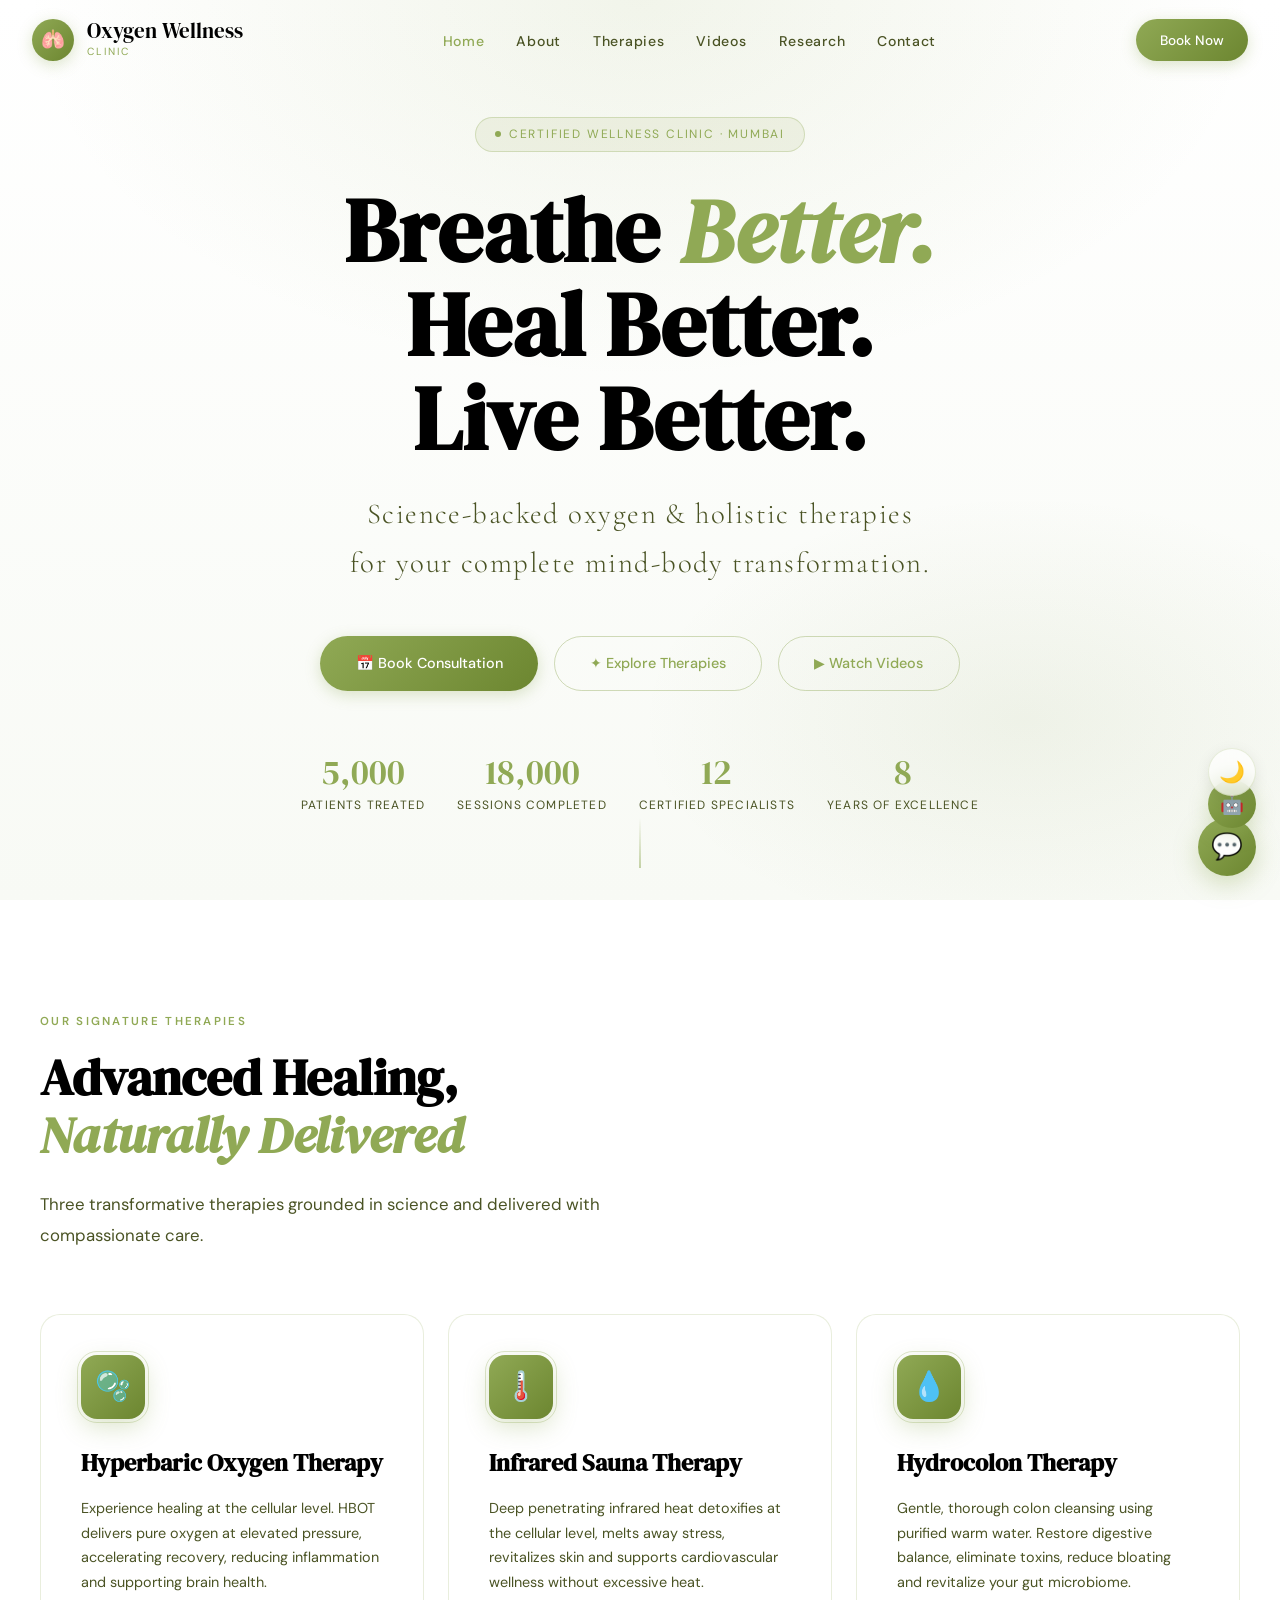
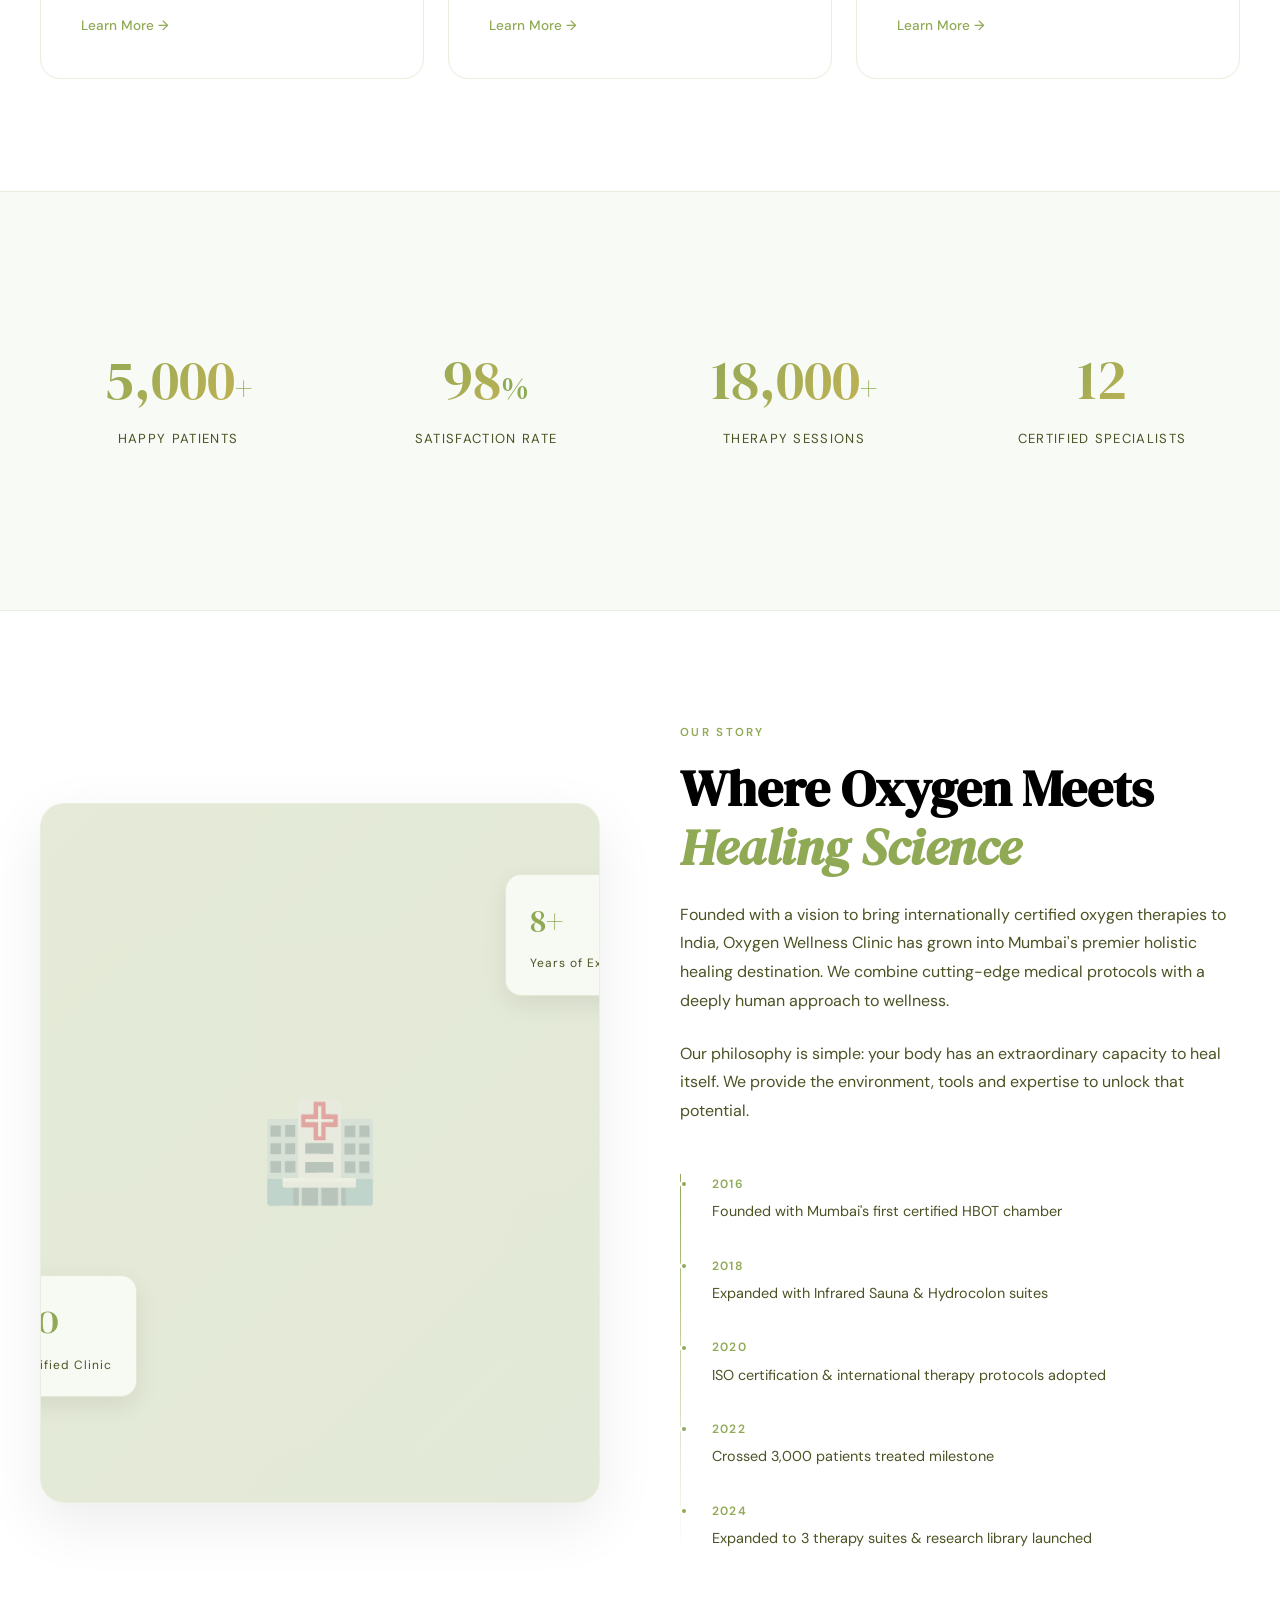
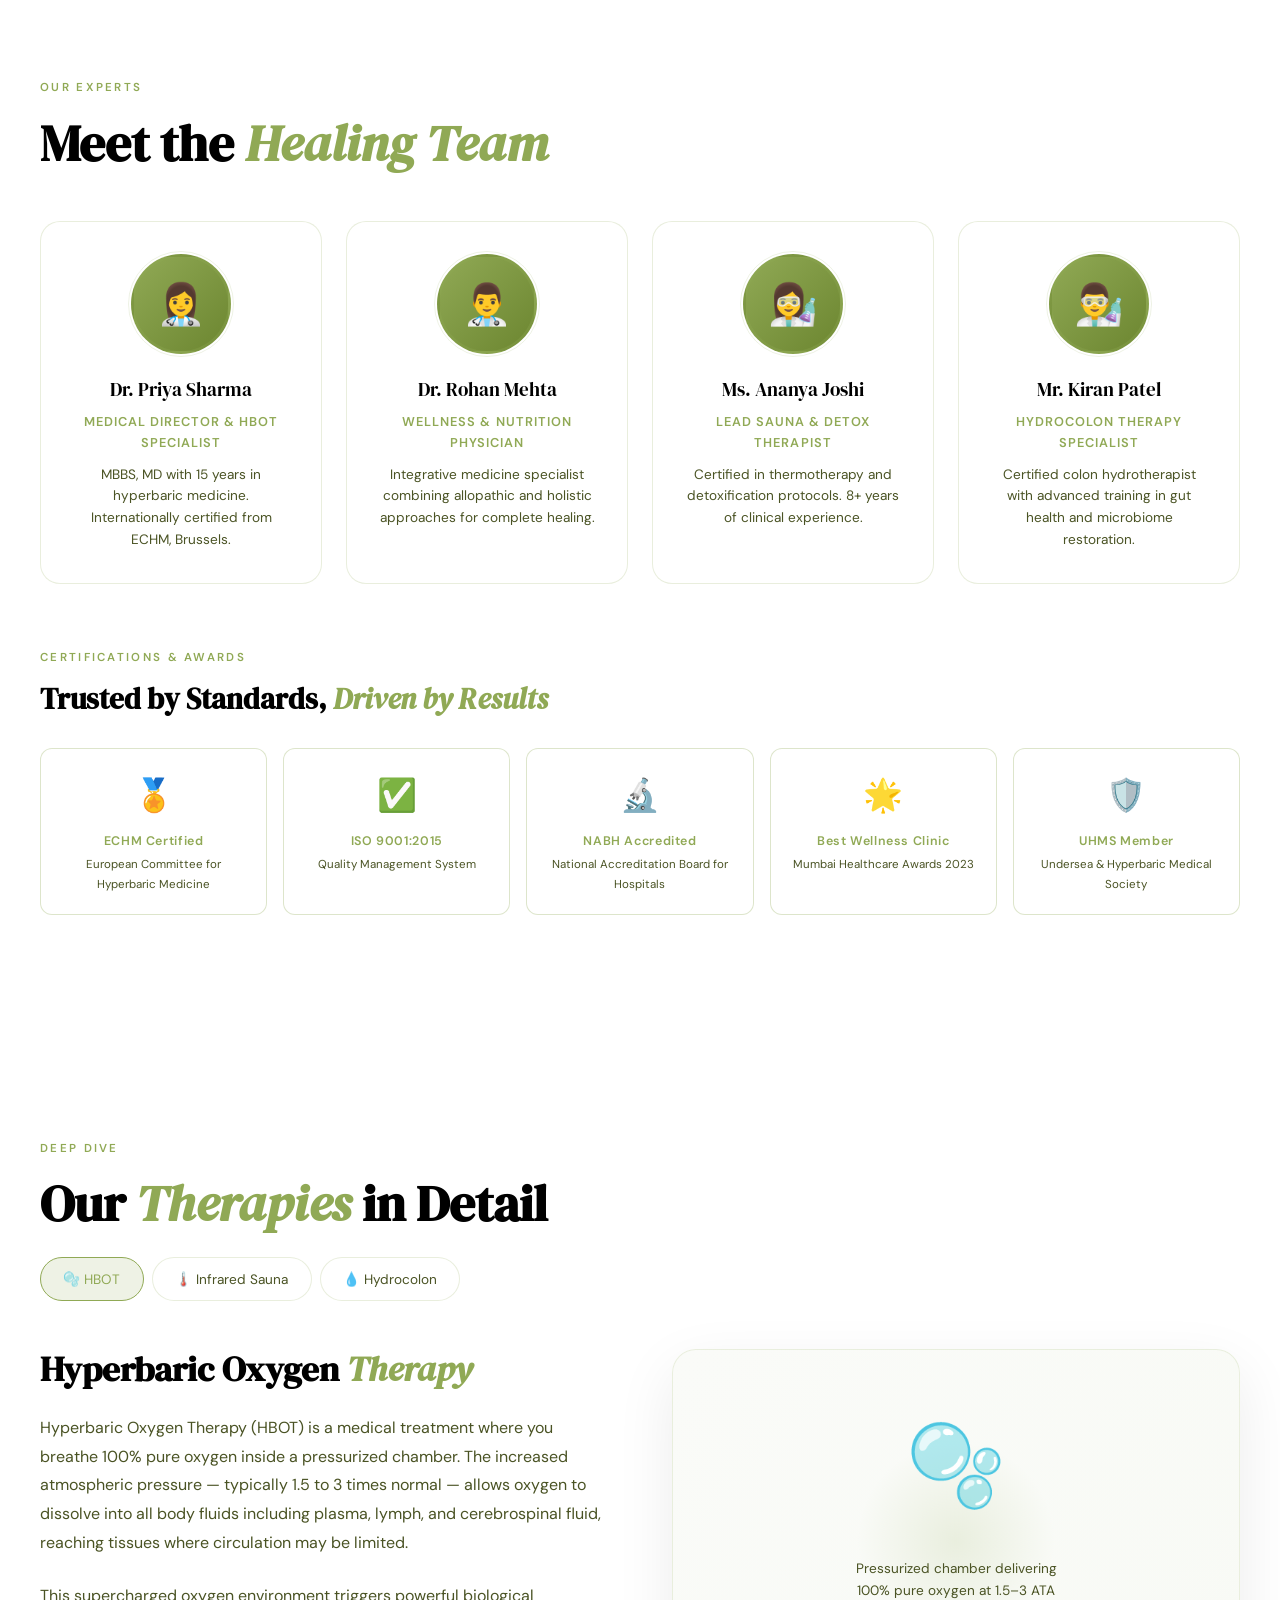
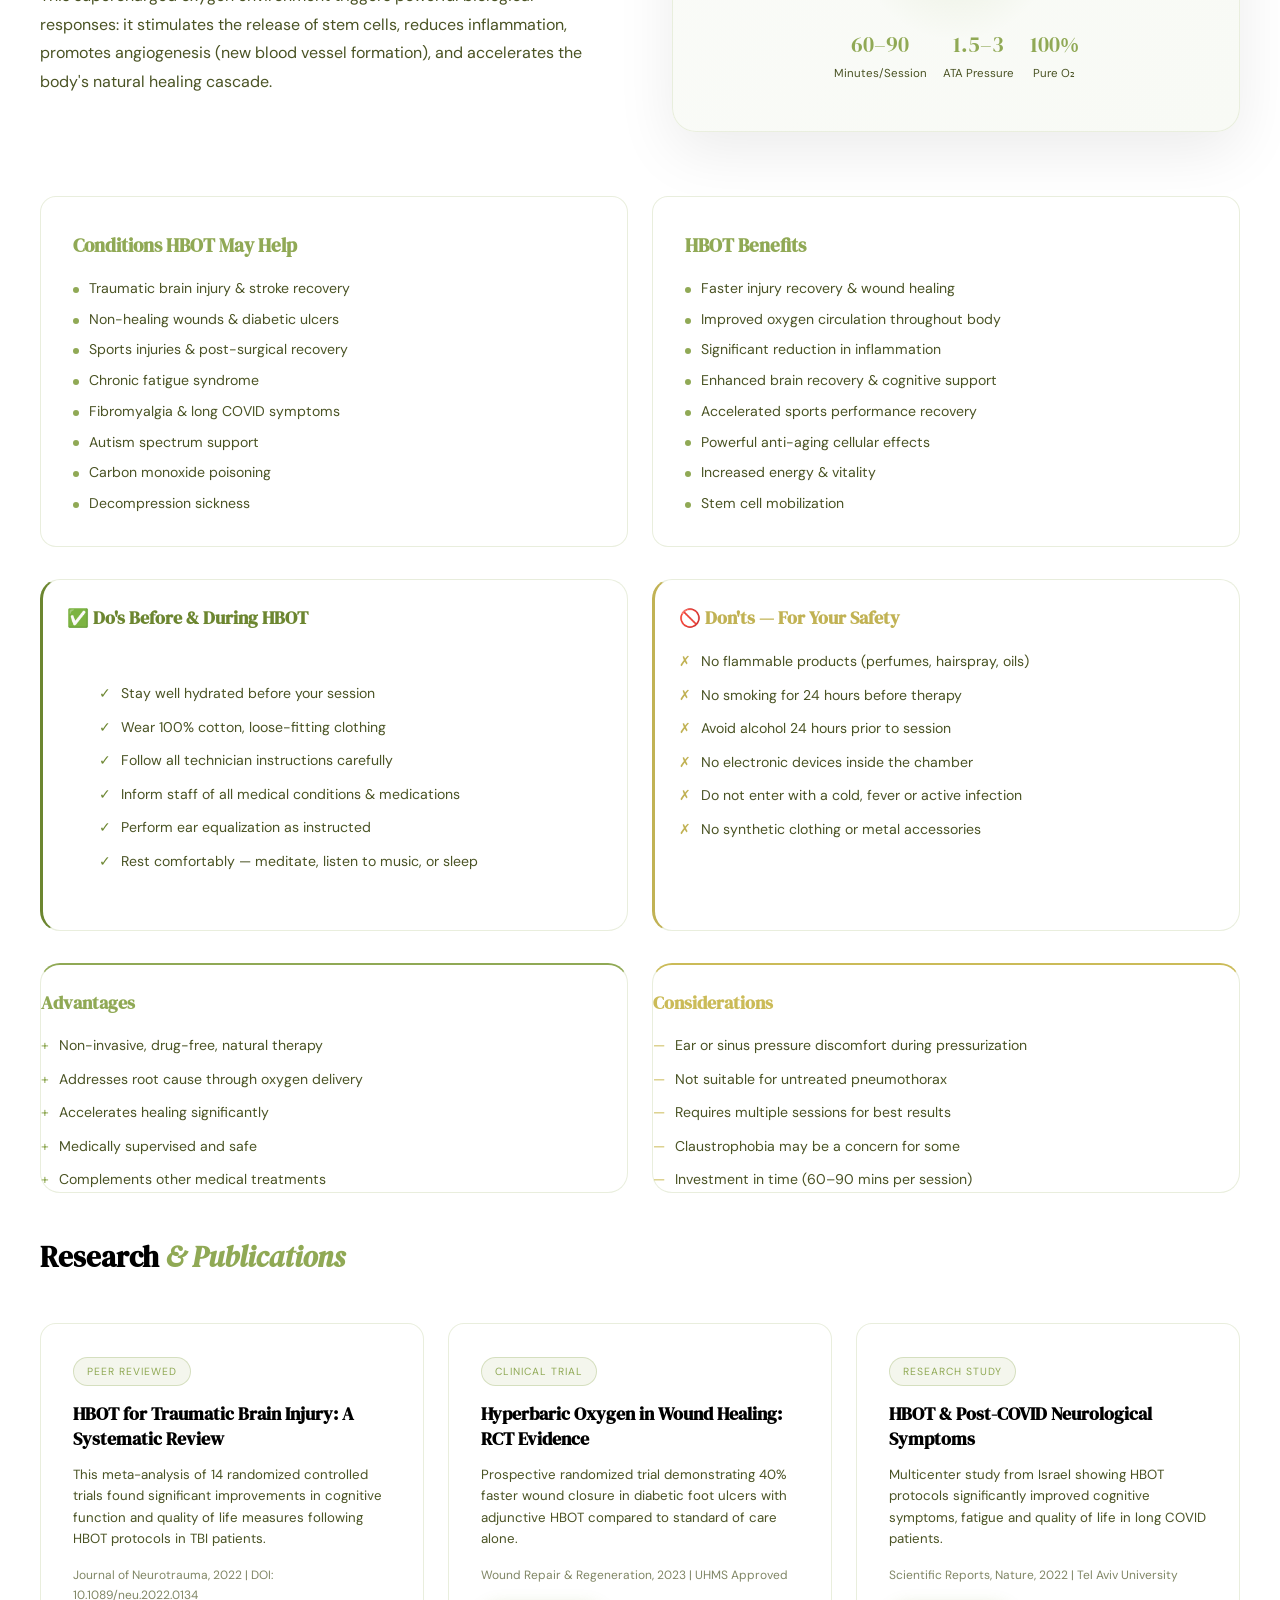
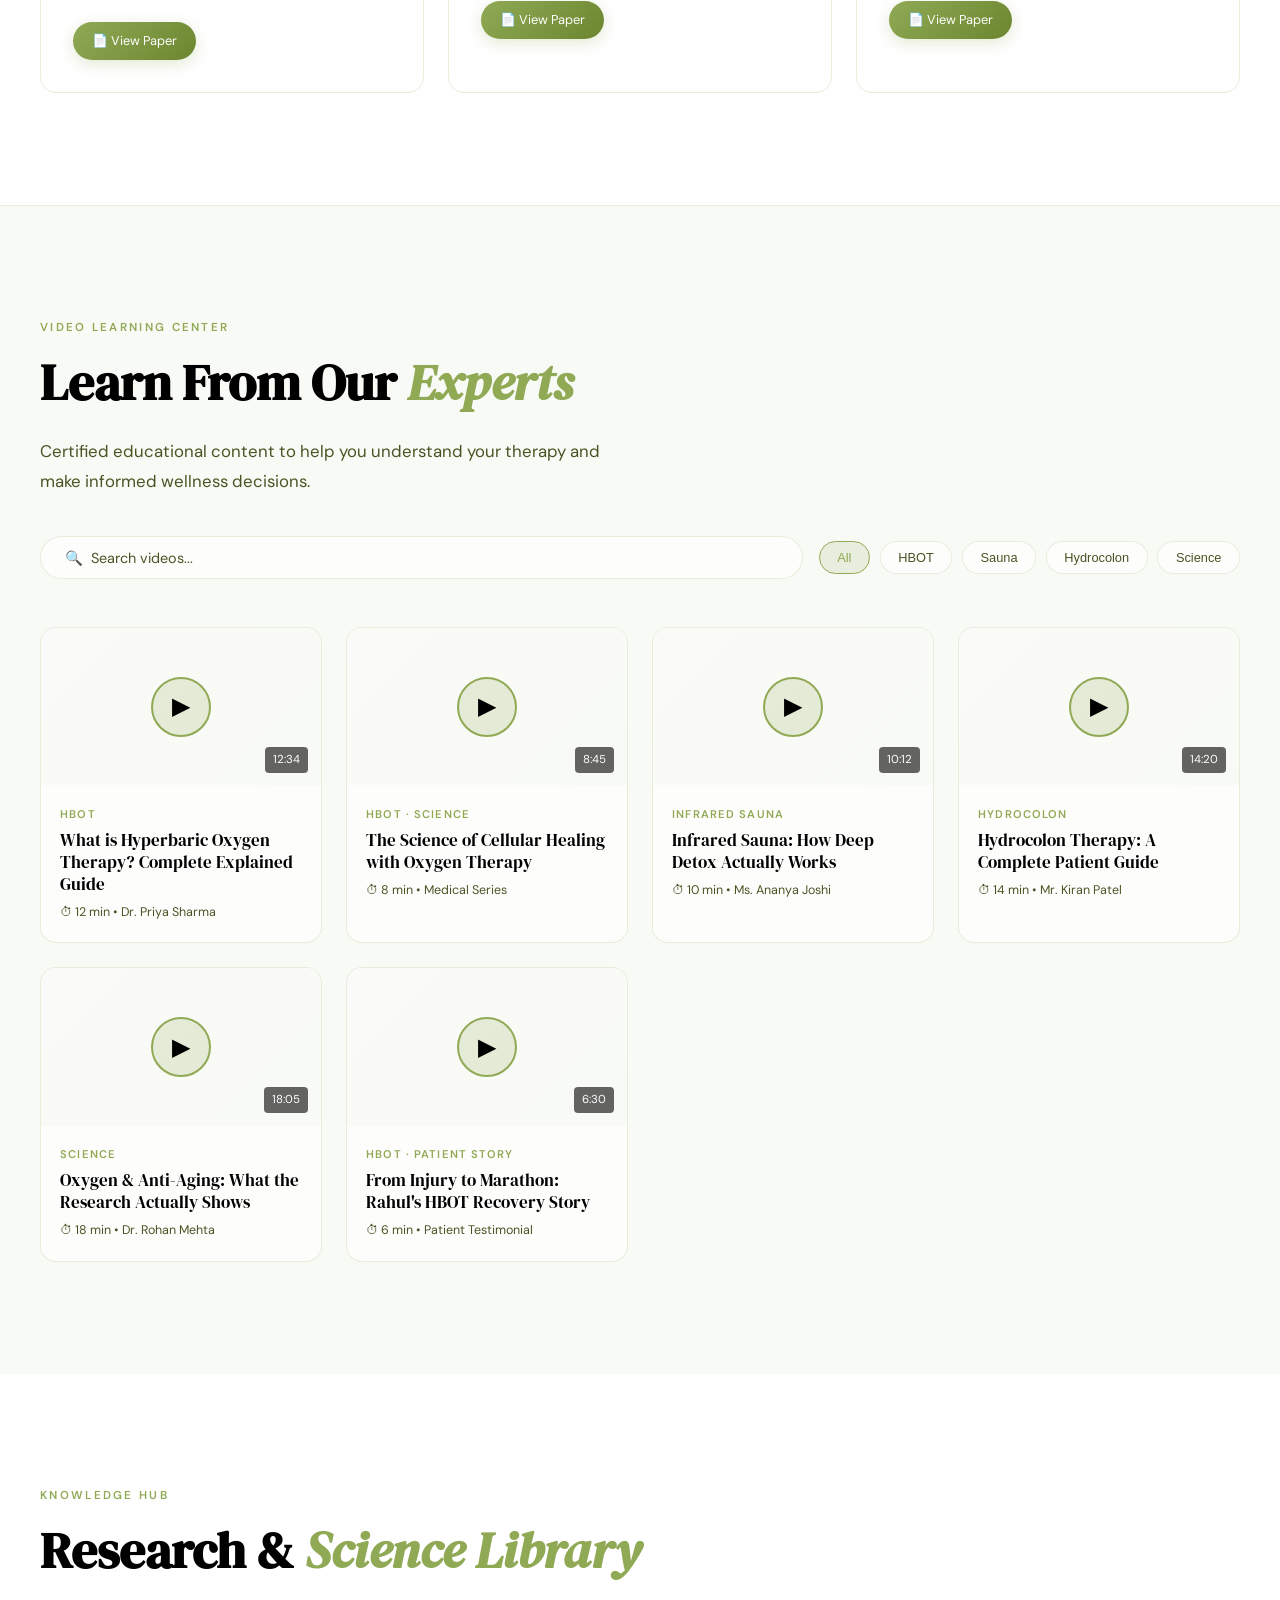
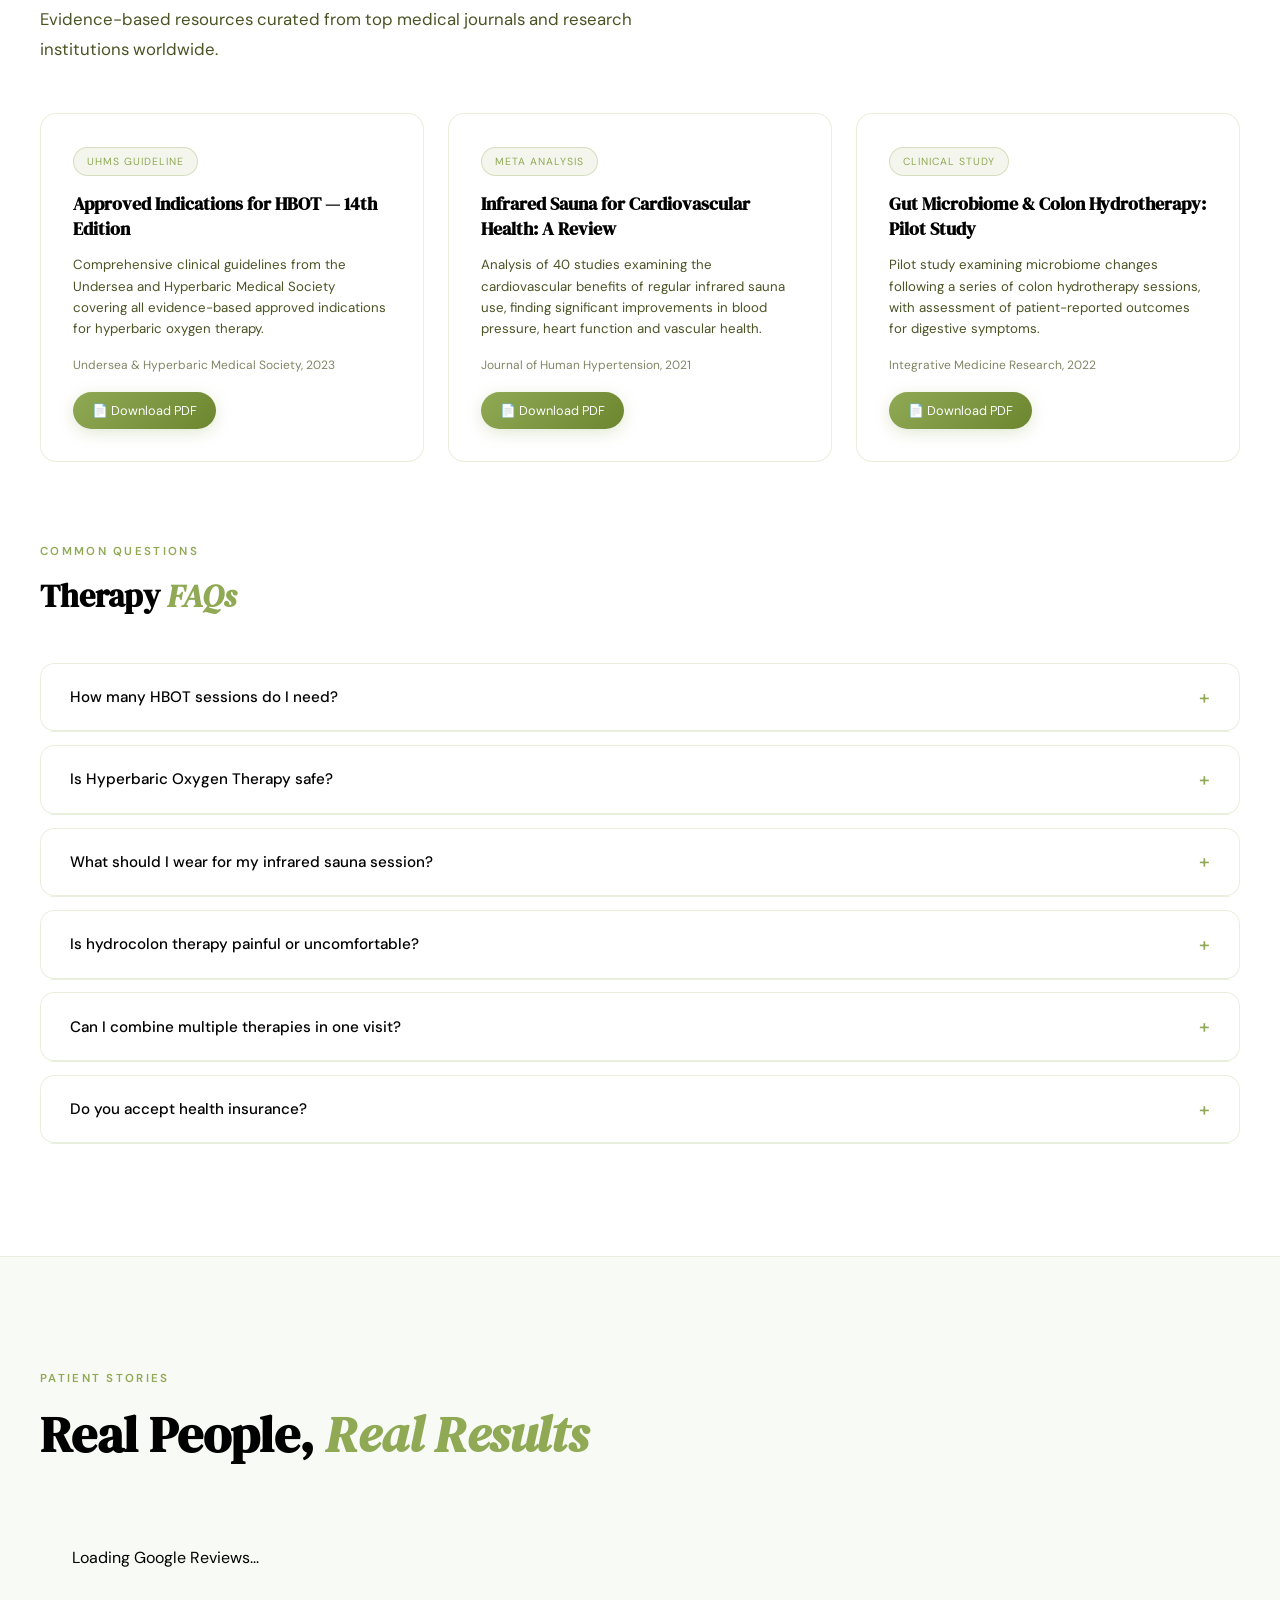
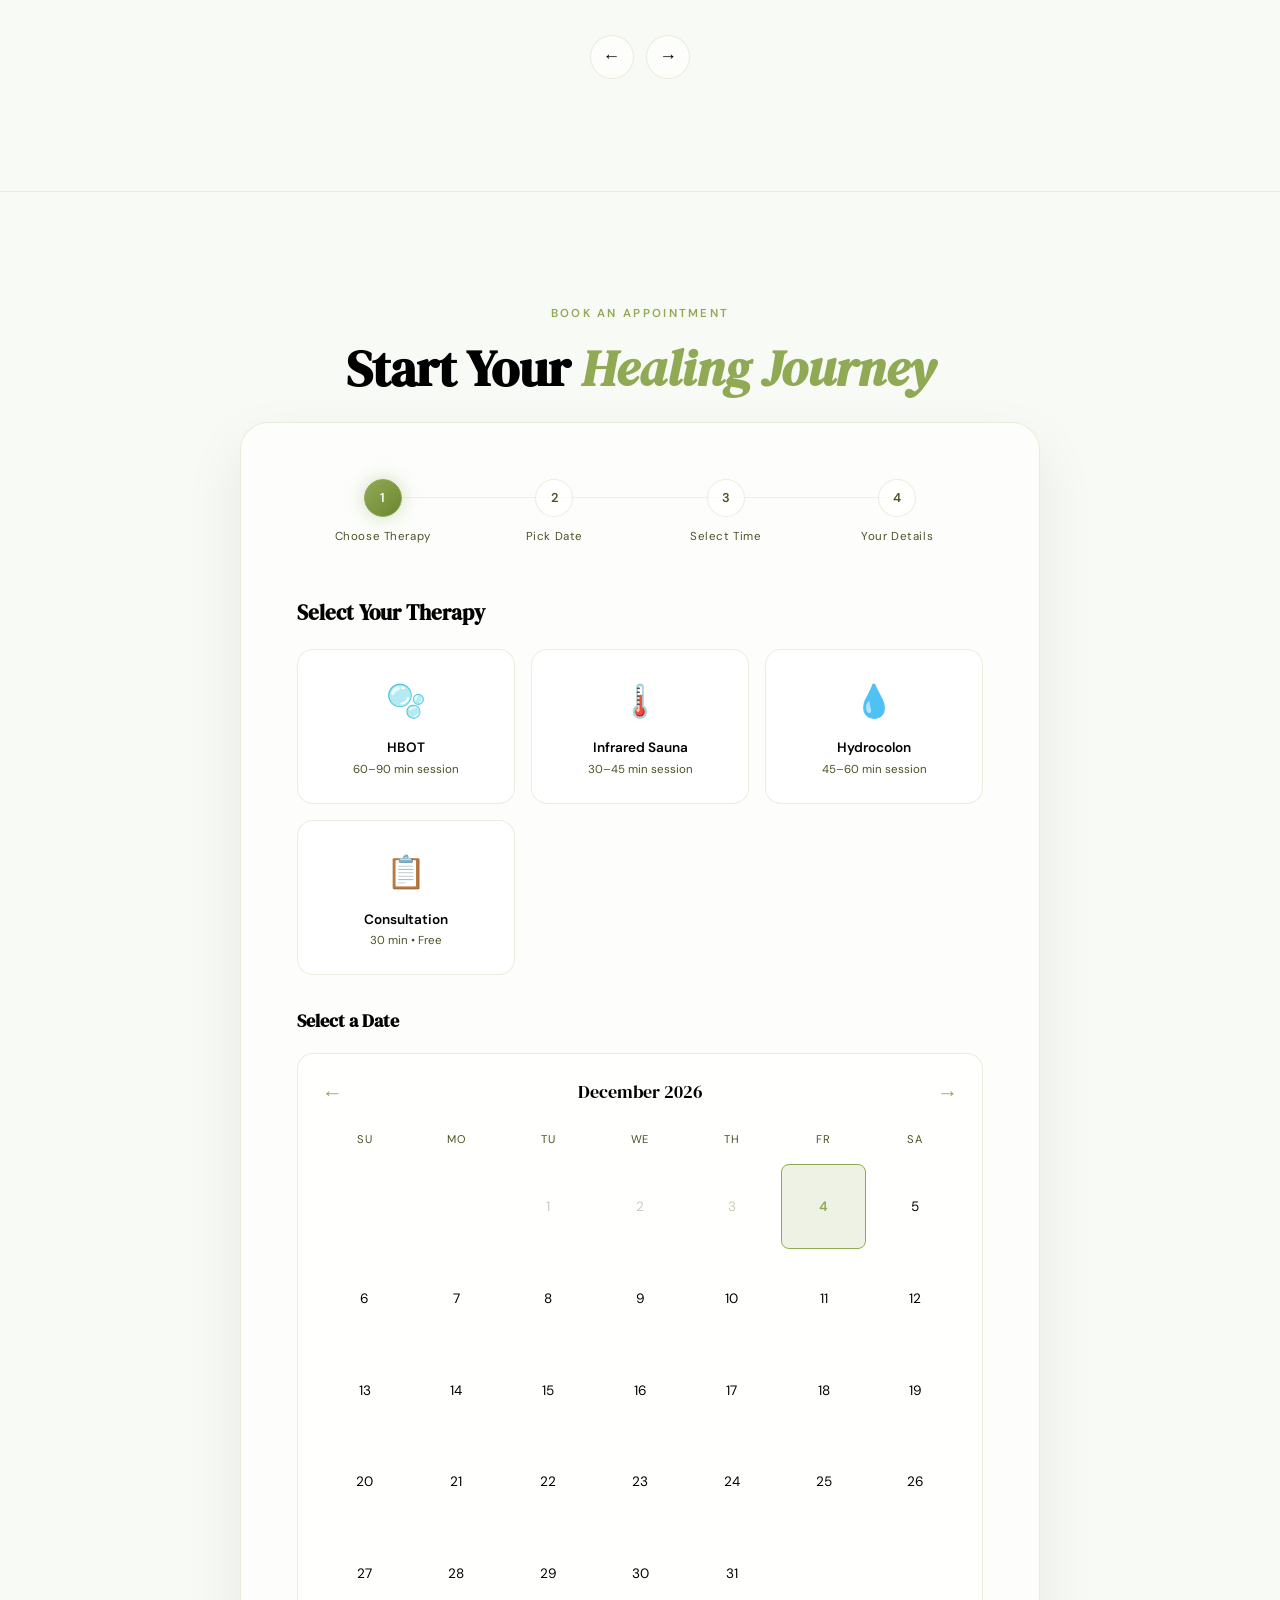
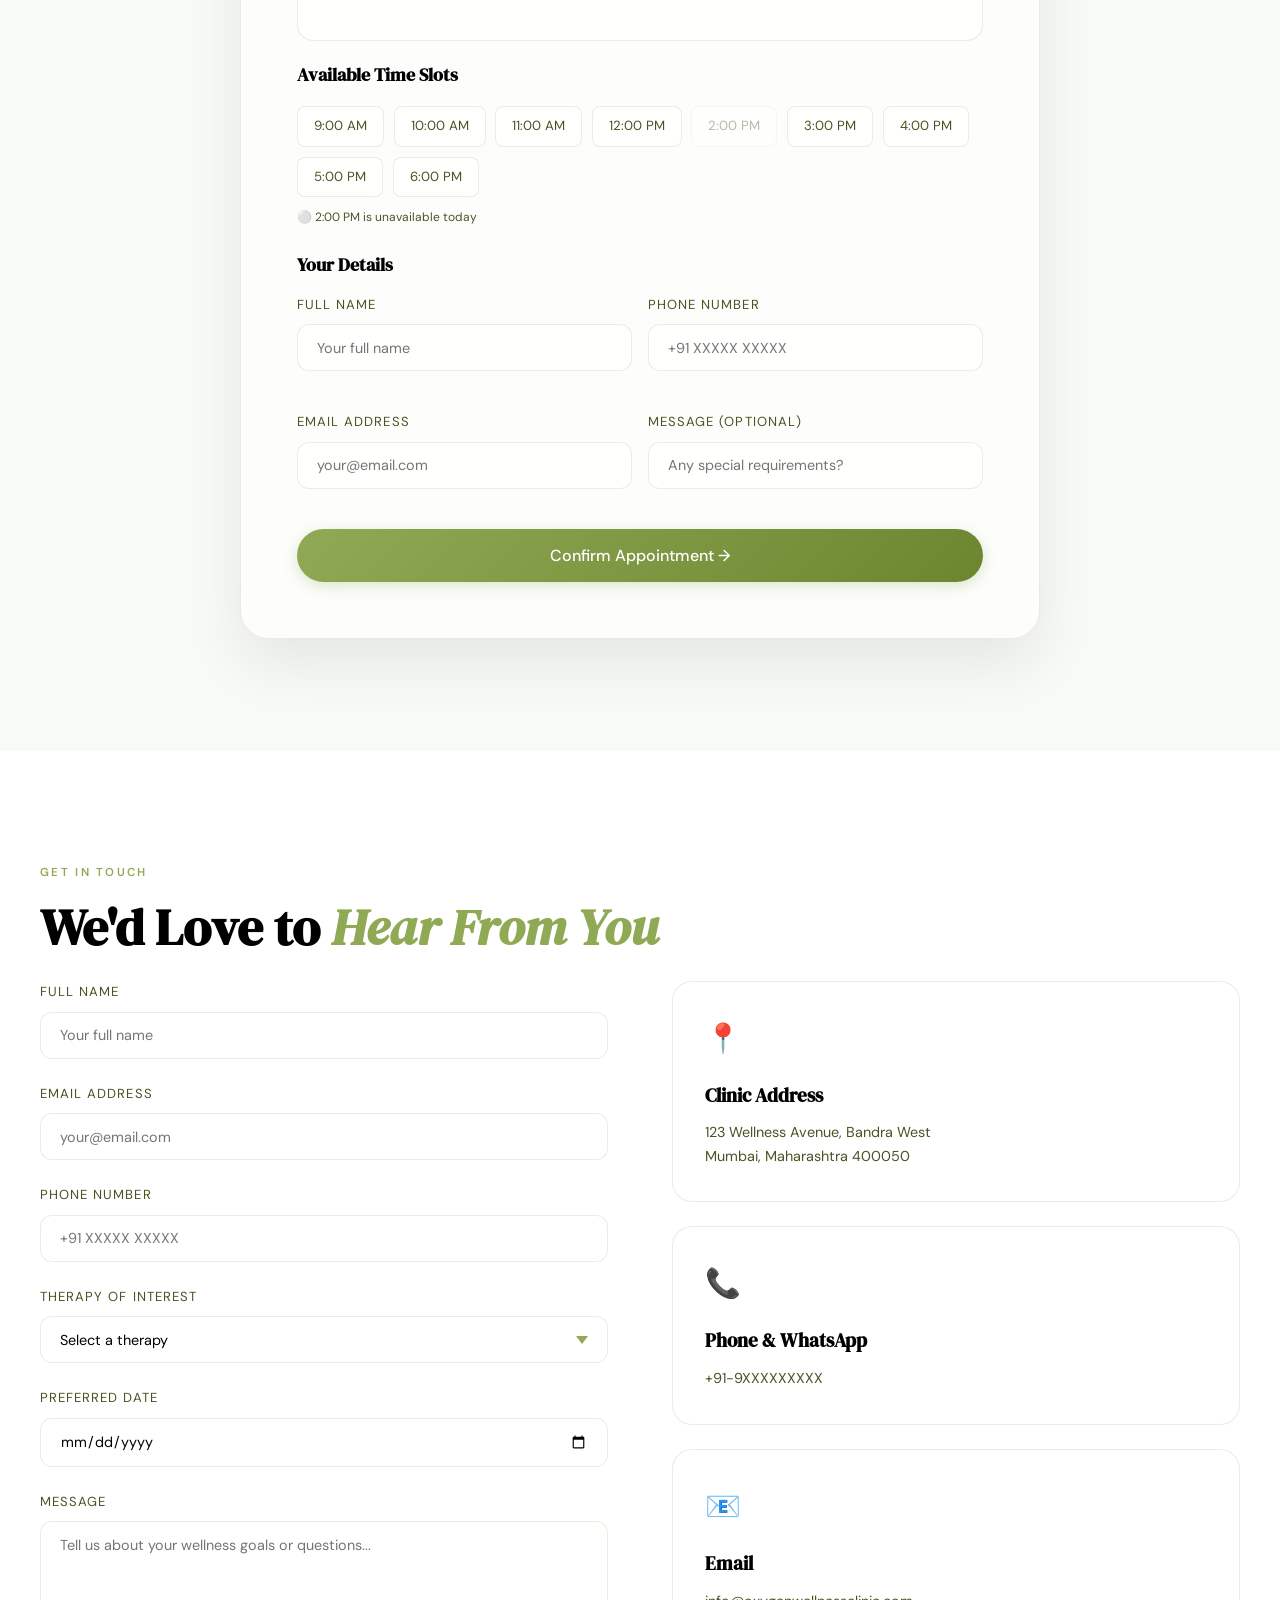
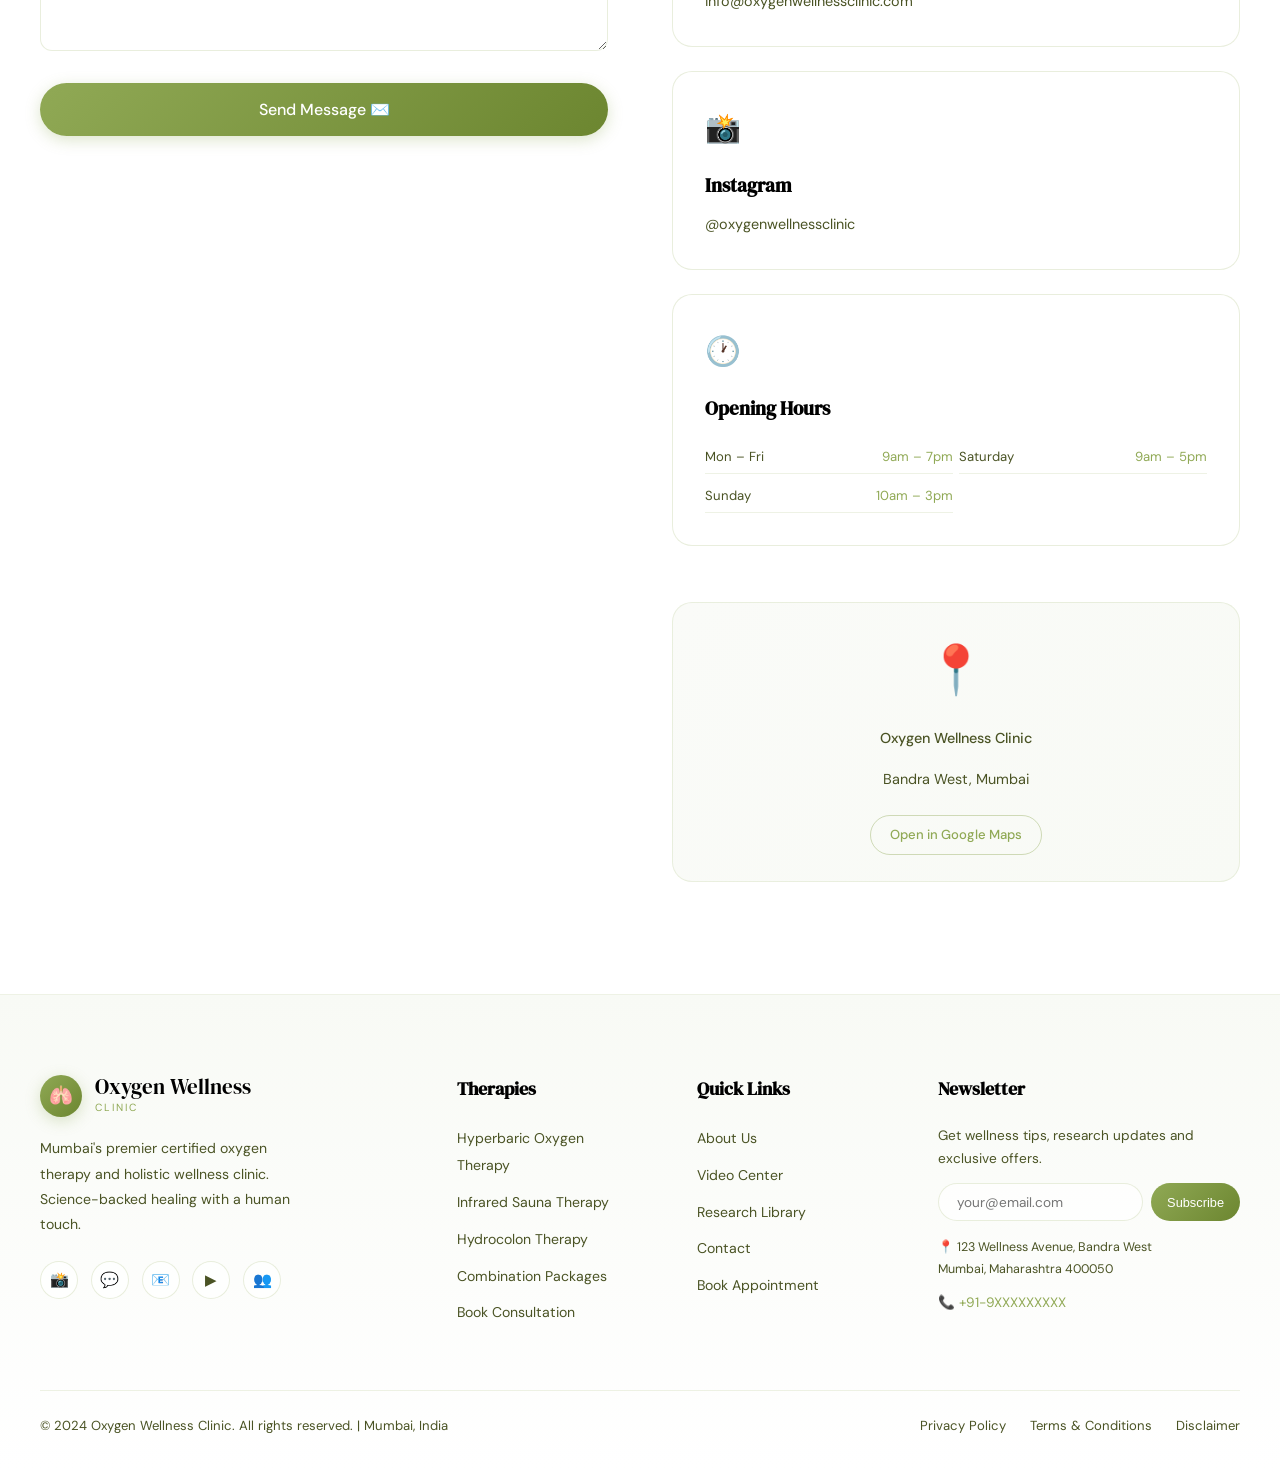
<file: oxygen-wellness-clinic (3).html>
<!DOCTYPE html>

<html lang="en">
<head>
<meta charset="utf-8"/>
<meta content="width=device-width, initial-scale=1.0" name="viewport"/>
<meta content="Oxygen Wellness Clinic — Premium Hyperbaric Oxygen Therapy, Infrared Sauna &amp; Hydrocolon Therapy in Mumbai. Breathe Better. Heal Better. Live Better." name="description"/>
<meta content="Hyperbaric Oxygen Therapy, Infrared Sauna, Hydrocolon Therapy, Wellness Clinic, Holistic Healing, HBOT Mumbai" name="keywords"/>
<meta content="Oxygen Wellness Clinic | Breathe Better. Heal Better. Live Better." property="og:title"/>
<meta content="Premium oxygen &amp; holistic wellness therapies. Certified practitioners. Science-backed healing." property="og:description"/>
<meta content="website" property="og:type"/>
<title>Oxygen Wellness Clinic | Breathe Better. Heal Better. Live Better.</title>
<link href="https://fonts.googleapis.com" rel="preconnect"/>
<link href="https://fonts.googleapis.com/css2?family=Cormorant+Garamond:ital,wght@0,300;0,400;0,500;0,600;1,300;1,400&amp;family=DM+Sans:wght@300;400;500;600&amp;family=DM+Serif+Display:ital@0;1&amp;display=swap" rel="stylesheet"/>
<style>
:root {
  /* Light Theme (Default) */
  --white: #ffffff;
  --black: #000000;
  --olive-light: #90a955;
  --olive-dark: #6c8630;
  --gold: #c1b254;
  --gold-light: #cbbb58;
  
  /* Theme Variables */
  --bg-primary: #ffffff;
  --bg-secondary: #f8faf5;
  --bg-card: #fafbf8;
  --bg-overlay: rgba(250, 251, 248, 0.95);
  --text-primary: #000000;
  --text-secondary: #2d3319;
  --text-muted: #4a5324;
  --border-color: rgba(144, 169, 85, 0.15);
  --border-accent: rgba(144, 169, 85, 0.3);
  --accent-primary: #90a955;
  --accent-secondary: #6c8630;
  --accent-gold: #c1b254;
  --accent-gold-light: #cbbb58;
  --glass-bg: rgba(255, 255, 255, 0.7);
  --glass-border: rgba(144, 169, 85, 0.2);
  --shadow-color: rgba(0, 0, 0, 0.08);
  --glow-color: rgba(144, 169, 85, 0.15);
  
  --font-display: 'DM Serif Display', serif;
  --font-body: 'DM Sans', sans-serif;
  --font-accent: 'Cormorant Garamond', serif;
  --radius: 20px;
  --transition: 0.4s cubic-bezier(0.16,1,0.3,1);
}

[data-theme="dark"] {
  --bg-primary: #0a0f05;
  --bg-secondary: #0f1408;
  --bg-card: #151a0d;
  --bg-overlay: rgba(21, 26, 13, 0.95);
  --text-primary: #ffffff;
  --text-secondary: #e8f0d9;
  --text-muted: #a8b88d;
  --border-color: rgba(144, 169, 85, 0.15);
  --border-accent: rgba(144, 169, 85, 0.4);
  --accent-primary: #90a955;
  --accent-secondary: #6c8630;
  --accent-gold: #c1b254;
  --accent-gold-light: #cbbb58;
  --glass-bg: rgba(21, 26, 13, 0.7);
  --glass-border: rgba(144, 169, 85, 0.2);
  --shadow-color: rgba(0, 0, 0, 0.5);
  --glow-color: rgba(144, 169, 85, 0.2);
}

*,*::before,*::after{box-sizing:border-box;margin:0;padding:0}
html{scroll-behavior:smooth;font-size:16px}
body{
  font-family:var(--font-body);
  background:var(--bg-primary);
  color:var(--text-primary);
  overflow-x:hidden;
  line-height:1.7;
  transition: background-color 0.3s ease, color 0.3s ease;
}

/* ── CANVAS PARTICLES ── */
#particle-canvas{position:fixed;top:0;left:0;width:100%;height:100%;pointer-events:none;z-index:0;opacity:.4}

/* ── SCROLLBAR ── */
::-webkit-scrollbar{width:6px}
::-webkit-scrollbar-track{background:var(--bg-secondary)}
::-webkit-scrollbar-thumb{background:var(--accent-primary);border-radius:3px}
::-webkit-scrollbar-thumb:hover{background:var(--accent-secondary)}

/* ── NAVBAR ── */
.navbar{
  position:fixed;top:0;left:0;right:0;z-index:1000;
  padding:1.2rem 2rem;display:flex;align-items:center;justify-content:space-between;
  transition:all .4s ease;background:transparent;
}
.navbar.scrolled{
  background:var(--bg-overlay);
  backdrop-filter:blur(20px);
  border-bottom:1px solid var(--border-color);
  padding:.8rem 2rem;
  box-shadow:0 4px 20px var(--shadow-color);
}
.nav-logo{display:flex;align-items:center;gap:.8rem;text-decoration:none}
.nav-logo-icon{
  width:42px;height:42px;border-radius:50%;
  background:linear-gradient(135deg,var(--accent-primary),var(--accent-secondary));
  display:flex;align-items:center;justify-content:center;font-size:1.2rem;
  box-shadow:0 4px 15px rgba(144, 169, 85, 0.3);
}
.nav-logo-text{font-family:var(--font-display);font-size:1.3rem;color:var(--text-primary);line-height:1.1}
.nav-logo-sub{font-family:var(--font-body);font-size:.65rem;color:var(--accent-primary);letter-spacing:.2em;text-transform:uppercase}
.nav-links{display:flex;gap:2rem;list-style:none}
.nav-links a{
  text-decoration:none;color:var(--text-muted);font-size:.88rem;
  font-weight:500;letter-spacing:.05em;transition:color .3s;position:relative;
}
.nav-links a::after{
  content:'';position:absolute;bottom:-3px;left:0;width:0;height:2px;
  background:var(--accent-primary);transition:width .3s;
}
.nav-links a:hover{color:var(--accent-primary)}
.nav-links a:hover::after{width:100%}
.nav-cta{
  background:linear-gradient(135deg,var(--accent-primary),var(--accent-secondary));
  color:#fff;border:none;padding:.6rem 1.5rem;border-radius:50px;
  font-family:var(--font-body);font-size:.85rem;font-weight:500;
  cursor:pointer;transition:all .3s;text-decoration:none;
  box-shadow:0 4px 15px rgba(144, 169, 85, 0.3);
}
.nav-cta:hover{transform:translateY(-2px);box-shadow:0 8px 25px rgba(144, 169, 85, 0.4)}
.hamburger{display:none;flex-direction:column;gap:5px;cursor:pointer;padding:5px}
.hamburger span{width:24px;height:2px;background:var(--accent-primary);border-radius:2px;transition:all .3s}
.mobile-menu{
  display:none;position:fixed;top:0;left:0;right:0;bottom:0;
  background:var(--bg-overlay);backdrop-filter:blur(20px);z-index:999;
  flex-direction:column;align-items:center;justify-content:center;gap:2rem;
}
.mobile-menu.active{display:flex}
.mobile-menu a{
  font-family:var(--font-display);font-size:2rem;color:var(--text-primary);
  text-decoration:none;transition:color .3s;
}
.mobile-menu a:hover{color:var(--accent-primary)}
.mobile-close{
  position:absolute;top:1.5rem;right:2rem;font-size:2rem;
  color:var(--text-muted);cursor:pointer;background:none;border:none;
}

/* ── HERO ── */
.hero{
  min-height:100vh;display:flex;align-items:center;justify-content:center;
  position:relative;overflow:hidden;padding:6rem 2rem 4rem;
}
.hero-bg{
  position:absolute;inset:0;
  background:radial-gradient(ellipse 80% 70% at 50% 0%, rgba(144, 169, 85, 0.12) 0%, transparent 60%),
             radial-gradient(ellipse 60% 50% at 80% 80%, rgba(108, 134, 48, 0.08) 0%, transparent 50%),
             linear-gradient(180deg, var(--bg-primary) 0%, var(--bg-secondary) 100%);
  z-index:1;
}
.hero-ring{
  position:absolute;border-radius:50%;
  border:1px solid rgba(144, 169, 85, 0.12);
  animation:ring-expand 8s linear infinite;
}
.hero-ring:nth-child(1){width:400px;height:400px;top:50%;left:50%;transform:translate(-50%,-50%);animation-delay:0s}
.hero-ring:nth-child(2){width:650px;height:650px;top:50%;left:50%;transform:translate(-50%,-50%);animation-delay:2s}
.hero-ring:nth-child(3){width:900px;height:900px;top:50%;left:50%;transform:translate(-50%,-50%);animation-delay:4s}
@keyframes ring-expand{
  0%{opacity:.4;transform:translate(-50%,-50%) scale(.95)}
  50%{opacity:.1}
  100%{opacity:.4;transform:translate(-50%,-50%) scale(1.05)}
}
.hero-content{position:relative;z-index:2;text-align:center;max-width:860px}
.hero-badge{
  display:inline-flex;align-items:center;gap:.5rem;
  background:rgba(144, 169, 85, 0.1);border:1px solid rgba(144, 169, 85, 0.3);
  border-radius:50px;padding:.4rem 1.2rem;font-size:.75rem;
  color:var(--accent-primary);letter-spacing:.15em;text-transform:uppercase;
  margin-bottom:2rem;animation:fade-up .8s ease both;
}
.hero-badge-dot{
  width:6px;height:6px;border-radius:50%;background:var(--accent-primary);
  animation:pulse-dot 2s ease infinite;
}
@keyframes pulse-dot{
  0%,100%{opacity:1;transform:scale(1)}
  50%{opacity:.5;transform:scale(1.5)}
}
.hero-title{
  font-family:var(--font-display);font-size:clamp(3rem,7vw,6rem);
  line-height:1.05;margin-bottom:1.5rem;animation:fade-up .8s ease .1s both;
}
.hero-title em{font-style:italic;color:var(--accent-primary)}
.hero-subtitle{
  font-family:var(--font-accent);font-size:clamp(1.3rem,2.5vw,1.8rem);
  color:var(--text-muted);font-weight:300;letter-spacing:.05em;
  margin-bottom:3rem;animation:fade-up .8s ease .2s both;
}
.hero-btns{
  display:flex;gap:1rem;justify-content:center;flex-wrap:wrap;
  animation:fade-up .8s ease .3s both;
}
.btn-primary{
  background:linear-gradient(135deg,var(--accent-primary),var(--accent-secondary));
  color:#fff;border:none;padding:.9rem 2.2rem;border-radius:50px;
  font-family:var(--font-body);font-size:.9rem;font-weight:500;
  cursor:pointer;transition:all .3s;text-decoration:none;
  display:inline-flex;align-items:center;gap:.5rem;
  box-shadow:0 4px 15px rgba(144, 169, 85, 0.3);
}
.btn-primary:hover{
  transform:translateY(-3px);
  box-shadow:0 12px 35px rgba(144, 169, 85, 0.4);
}
.btn-outline{
  background:transparent;color:var(--accent-primary);
  border:1px solid rgba(144, 169, 85, 0.4);
  padding:.9rem 2.2rem;border-radius:50px;
  font-family:var(--font-body);font-size:.9rem;font-weight:500;
  cursor:pointer;transition:all .3s;text-decoration:none;
  display:inline-flex;align-items:center;gap:.5rem;
}
.btn-outline:hover{
  background:rgba(144, 169, 85, 0.1);
  border-color:var(--accent-primary);
  transform:translateY(-3px);
}
.hero-stats{
  display:flex;gap:2rem;justify-content:center;margin-top:4rem;
  flex-wrap:wrap;animation:fade-up .8s ease .5s both;
}
.hero-stat{text-align:center}
.hero-stat-num{
  font-family:var(--font-display);font-size:2.2rem;
  color:var(--accent-primary);line-height:1;
}
.hero-stat-label{
  font-size:.75rem;color:var(--text-muted);letter-spacing:.1em;
  text-transform:uppercase;margin-top:.3rem;
}
@keyframes fade-up{from{opacity:0;transform:translateY(30px)}to{opacity:1;transform:translateY(0)}}
.scroll-indicator{
  position:absolute;bottom:2rem;left:50%;transform:translateX(-50%);
  z-index:2;display:flex;flex-direction:column;align-items:center;
  gap:.5rem;animation:float 3s ease infinite;
}
.scroll-line{
  width:1px;height:50px;
  background:linear-gradient(to bottom,transparent,var(--accent-primary));
  animation:scroll-line 2s ease infinite;
}
@keyframes scroll-line{
  0%{transform:scaleY(0);transform-origin:top}
  50%{transform:scaleY(1);transform-origin:top}
  51%{transform:scaleY(1);transform-origin:bottom}
  100%{transform:scaleY(0);transform-origin:bottom}
}
@keyframes float{
  0%,100%{transform:translateX(-50%) translateY(0)}
  50%{transform:translateX(-50%) translateY(-8px)}
}

/* ── SECTION BASE ── */
section{position:relative;z-index:1}
.section-pad{padding:7rem 2rem}
.container{max-width:1200px;margin:0 auto}
.section-label{
  font-size:.72rem;letter-spacing:.2em;text-transform:uppercase;
  color:var(--accent-primary);margin-bottom:1rem;display:block;
  font-weight:600;
}
.section-title{
  font-family:var(--font-display);font-size:clamp(2rem,4vw,3.2rem);
  line-height:1.15;margin-bottom:1.5rem;
}
.section-title em{font-style:italic;color:var(--accent-primary)}
.section-subtitle{
  color:var(--text-muted);font-size:1.05rem;max-width:600px;line-height:1.8;
}

/* ── GLASS CARD ── */
.glass-card{
  background:var(--glass-bg);backdrop-filter:blur(20px);
  border:1px solid var(--glass-border);border-radius:var(--radius);
  transition:all var(--transition);
}
.glass-card:hover{
  background:var(--bg-card);
  border-color:var(--border-accent);
  transform:translateY(-4px);
  box-shadow:0 20px 60px var(--shadow-color), 0 0 40px var(--glow-color);
}

/* ── THERAPIES PREVIEW ── */
.therapies-grid{
  display:grid;grid-template-columns:repeat(auto-fit,minmax(300px,1fr));
  gap:1.5rem;margin-top:4rem;
}
.therapy-card{padding:2.5rem;position:relative;overflow:hidden;cursor:pointer}
.therapy-card::before{
  content:'';position:absolute;inset:0;
  background:linear-gradient(135deg,transparent,var(--glow-color));
  border-radius:var(--radius);opacity:0;transition:.4s;
}
.therapy-card:hover::before{opacity:1}
.therapy-icon{
  width:64px;height:64px;border-radius:16px;
  background:linear-gradient(135deg,var(--accent-primary),var(--accent-secondary));
  display:flex;align-items:center;justify-content:center;
  font-size:1.8rem;margin-bottom:1.5rem;position:relative;z-index:1;
  box-shadow:0 8px 25px rgba(144, 169, 85, 0.3);
}
.therapy-icon::after{
  content:'';position:absolute;inset:-4px;border-radius:20px;
  border:1px solid rgba(144, 169, 85, 0.3);
  animation:icon-pulse 3s ease infinite;
}
@keyframes icon-pulse{
  0%,100%{opacity:1;transform:scale(1)}
  50%{opacity:.3;transform:scale(1.1)}
}
.therapy-card h3{
  font-family:var(--font-display);font-size:1.5rem;
  margin-bottom:.8rem;position:relative;z-index:1;
}
.therapy-card p{
  color:var(--text-muted);font-size:.9rem;line-height:1.7;
  position:relative;z-index:1;
}
.therapy-card-link{
  display:inline-flex;align-items:center;gap:.4rem;
  color:var(--accent-primary);font-size:.85rem;font-weight:500;
  margin-top:1.2rem;text-decoration:none;position:relative;z-index:1;
  transition:gap .3s;
}
.therapy-card-link:hover{gap:.8rem}

/* ── ABOUT ── */
.about-grid{
  display:grid;grid-template-columns:1fr 1fr;gap:5rem;align-items:center;
}
.about-visual{position:relative}
.about-img-frame{
  aspect-ratio:4/5;border-radius:24px;
  background:linear-gradient(135deg,var(--bg-card),var(--bg-secondary));
  border:1px solid var(--border-color);overflow:hidden;position:relative;
  box-shadow:0 20px 60px var(--shadow-color);
}
.about-img-inner{
  position:absolute;inset:0;
  background:linear-gradient(135deg,rgba(144, 169, 85, 0.2),rgba(108, 134, 48, 0.15));
  display:flex;align-items:center;justify-content:center;
}
.about-img-icon{font-size:6rem;opacity:.3}
.about-counter-badge{
  position:absolute;background:var(--glass-bg);
  backdrop-filter:blur(20px);border:1px solid var(--glass-border);
  border-radius:16px;padding:1.2rem 1.5rem;
  animation:float 4s ease infinite;
  box-shadow:0 8px 25px var(--shadow-color);
}
.about-counter-badge:nth-child(2){top:10%;right:-15%;animation-delay:1s}
.about-counter-badge:nth-child(3){bottom:15%;left:-10%;animation-delay:2s}
.counter-num{
  font-family:var(--font-display);font-size:2rem;
  color:var(--accent-primary);display:block;
}
.counter-text{
  font-size:.75rem;color:var(--text-muted);letter-spacing:.08em;
}
.about-timeline{margin-top:3rem;position:relative;padding-left:2rem}
.about-timeline::before{
  content:'';position:absolute;left:0;top:0;bottom:0;width:1px;
  background:linear-gradient(to bottom,var(--accent-primary),transparent);
}
.timeline-item{margin-bottom:2rem;position:relative}
.timeline-item::before{
  content:'';position:absolute;left:-2rem;top:.4rem;
  width:8px;height:8px;border-radius:50%;
  background:var(--accent-primary);
  border:2px solid var(--bg-primary);
}
.timeline-year{
  font-size:.75rem;color:var(--accent-primary);
  letter-spacing:.1em;text-transform:uppercase;font-weight:600;
}
.timeline-text{color:var(--text-muted);font-size:.9rem;margin-top:.3rem}

/* ── STATS SECTION ── */
.stats-section{
  background:var(--bg-secondary);
  border-top:1px solid var(--border-color);
  border-bottom:1px solid var(--border-color);
}
.stats-grid{display:grid;grid-template-columns:repeat(4,1fr);gap:2rem}
.stat-item{text-align:center;padding:3rem 1rem}
.stat-number{
  font-family:var(--font-display);font-size:3.5rem;
  background:linear-gradient(135deg,var(--accent-primary),var(--accent-gold));
  -webkit-background-clip:text;-webkit-text-fill-color:transparent;
  background-clip:text;line-height:1;
}
.stat-suffix{
  font-family:var(--font-display);font-size:2rem;
  color:var(--accent-primary);
}
.stat-label{
  color:var(--text-muted);font-size:.82rem;letter-spacing:.1em;
  text-transform:uppercase;margin-top:.8rem;
}

/* ── FULL THERAPY SECTIONS ── */
.therapy-section{
  padding:6rem 2rem;
  border-bottom:1px solid var(--border-color);
}
.therapy-section:nth-child(even){background:var(--bg-secondary)}
.therapy-header{
  display:grid;grid-template-columns:1fr 1fr;gap:4rem;
  align-items:start;margin-bottom:4rem;
}
.therapy-visual-box{
  border-radius:24px;
  background:linear-gradient(135deg,var(--bg-card),var(--bg-secondary));
  border:1px solid var(--border-color);padding:3rem;
  display:flex;flex-direction:column;align-items:center;
  justify-content:center;min-height:300px;position:relative;overflow:hidden;
  box-shadow:0 20px 60px var(--shadow-color);
}
.therapy-big-icon{
  font-size:5rem;margin-bottom:1.5rem;position:relative;z-index:1;
}
.therapy-visual-glow{
  position:absolute;width:200px;height:200px;border-radius:50%;
  background:radial-gradient(circle,var(--glow-color),transparent 70%);
  top:50%;left:50%;transform:translate(-50%,-50%);
}
.info-grid{display:grid;grid-template-columns:1fr 1fr;gap:1.5rem}
.info-card{padding:2rem;border-radius:16px}
.info-card h4{
  font-family:var(--font-display);font-size:1.2rem;
  margin-bottom:1rem;color:var(--accent-primary);
}
.info-card ul{list-style:none;display:flex;flex-direction:column;gap:.6rem}
.info-card ul li{
  color:var(--text-muted);font-size:.88rem;
  display:flex;gap:.6rem;align-items:flex-start;line-height:1.5;
}
.info-card ul li::before{
  content:'';width:6px;height:6px;border-radius:50%;
  background:var(--accent-primary);margin-top:.55rem;flex-shrink:0;
}
.dos-donts{display:grid;grid-template-columns:1fr 1fr;gap:1.5rem;margin-top:2rem}
.dos-card{
  border-left:3px solid var(--accent-secondary);padding:1.5rem;
}
.donts-card{
  border-left:3px solid var(--accent-gold);padding:1.5rem;
}
.dos-card h4{
  color:var(--accent-secondary);font-family:var(--font-display);
  font-size:1.1rem;margin-bottom:1rem;
}
.donts-card h4{
  color:var(--accent-gold);font-family:var(--font-display);
  font-size:1.1rem;margin-bottom:1rem;
}
.adv-disadv{display:grid;grid-template-columns:1fr 1fr;gap:1.5rem;margin-top:2rem}
.adv-card{border-top:2px solid var(--accent-primary);padding-top:1.5rem}
.disadv-card{border-top:2px solid var(--accent-gold-light);padding-top:1.5rem}
.adv-card h4{
  color:var(--accent-primary);font-family:var(--font-display);
  font-size:1.1rem;margin-bottom:1rem;
}
.disadv-card h4{
  color:var(--accent-gold-light);font-family:var(--font-display);
  font-size:1.1rem;margin-bottom:1rem;
}

/* ── RESEARCH PAPERS ── */
.research-grid{
  display:grid;grid-template-columns:repeat(auto-fit,minmax(280px,1fr));
  gap:1.5rem;margin-top:3rem;
}
.paper-card{padding:2rem;border-radius:16px;position:relative}
.paper-badge{
  display:inline-block;font-size:.65rem;letter-spacing:.1em;
  text-transform:uppercase;background:rgba(144, 169, 85, 0.1);
  color:var(--accent-primary);border-radius:50px;
  padding:.3rem .8rem;margin-bottom:1rem;
  border:1px solid rgba(144, 169, 85, 0.3);
}
.paper-card h4{
  font-family:var(--font-display);font-size:1.1rem;
  line-height:1.4;margin-bottom:.8rem;
}
.paper-abstract{
  color:var(--text-muted);font-size:.83rem;
  line-height:1.6;margin-bottom:1rem;
}
.paper-source{
  font-size:.75rem;color:var(--text-muted);
  opacity:.7;margin-bottom:1rem;
}
.btn-download{
  display:inline-flex;align-items:center;gap:.4rem;
  background:linear-gradient(135deg,var(--accent-primary),var(--accent-secondary));
  color:#fff;border:none;padding:.5rem 1.2rem;border-radius:50px;
  font-size:.8rem;cursor:pointer;transition:all .3s;text-decoration:none;
  box-shadow:0 4px 15px rgba(144, 169, 85, 0.25);
}
.btn-download:hover{
  transform:translateY(-2px);
  box-shadow:0 6px 20px rgba(144, 169, 85, 0.35);
}

/* ── VIDEO CENTER ── */
.video-grid{
  display:grid;grid-template-columns:repeat(auto-fit,minmax(280px,1fr));
  gap:1.5rem;margin-top:3rem;
}
.video-card{
  border-radius:16px;overflow:hidden;cursor:pointer;position:relative;
}
.video-thumb{
  aspect-ratio:16/9;
  background:linear-gradient(135deg,var(--bg-card),var(--bg-secondary));
  display:flex;align-items:center;justify-content:center;
  position:relative;overflow:hidden;
}
.video-play{
  width:60px;height:60px;border-radius:50%;
  background:rgba(144, 169, 85, 0.2);
  border:2px solid var(--accent-primary);
  display:flex;align-items:center;justify-content:center;
  font-size:1.5rem;transition:all .3s;position:relative;z-index:1;
}
.video-card:hover .video-play{
  background:var(--accent-secondary);transform:scale(1.1);
}
.video-overlay{
  position:absolute;inset:0;
  background:linear-gradient(to top,var(--bg-overlay),transparent);
  opacity:0;transition:.3s;
}
.video-card:hover .video-overlay{opacity:1}
.video-info{padding:1.2rem}
.video-category{
  font-size:.7rem;color:var(--accent-primary);
  letter-spacing:.1em;text-transform:uppercase;margin-bottom:.4rem;
  font-weight:600;
}
.video-title{
  font-family:var(--font-display);font-size:1.05rem;line-height:1.3;
}
.video-duration{
  font-size:.78rem;color:var(--text-muted);margin-top:.4rem;
}
.video-search{
  display:flex;gap:1rem;margin-top:2.5rem;flex-wrap:wrap;align-items:center;
}
.search-input{
  flex:1;min-width:200px;background:var(--glass-bg);
  border:1px solid var(--glass-border);border-radius:50px;
  padding:.7rem 1.5rem;color:var(--text-primary);
  font-family:var(--font-body);font-size:.9rem;outline:none;
  transition:border-color .3s;
}
.search-input:focus{border-color:var(--accent-primary)}
.search-input::placeholder{color:var(--text-muted)}
.filter-tabs{display:flex;gap:.6rem;flex-wrap:wrap}
.filter-tab{
  background:var(--glass-bg);border:1px solid var(--glass-border);
  color:var(--text-muted);padding:.5rem 1.1rem;border-radius:50px;
  font-size:.8rem;cursor:pointer;transition:all .3s;
}
.filter-tab.active,.filter-tab:hover{
  background:rgba(144, 169, 85, 0.15);
  border-color:var(--accent-primary);
  color:var(--accent-primary);
}

/* ── FAQ ── */
.faq-list{margin-top:3rem;display:flex;flex-direction:column;gap:.8rem}
.faq-item{border-radius:14px;overflow:hidden}
.faq-question{
  width:100%;background:var(--glass-bg);
  border:1px solid var(--glass-border);
  color:var(--text-primary);padding:1.3rem 1.8rem;
  display:flex;align-items:center;justify-content:space-between;
  cursor:pointer;font-family:var(--font-body);font-size:.95rem;
  font-weight:500;text-align:left;transition:all .3s;border-radius:14px;
}
.faq-question:hover{
  background:var(--bg-card);border-color:var(--border-accent);
}
.faq-question.open{
  border-radius:14px 14px 0 0;border-color:var(--border-accent);
  background:rgba(144, 169, 85, 0.08);
}
.faq-arrow{
  font-size:1.2rem;transition:transform .3s;
  color:var(--accent-primary);flex-shrink:0;
}
.faq-question.open .faq-arrow{transform:rotate(45deg)}
.faq-answer{
  background:rgba(144, 169, 85, 0.05);
  border:1px solid var(--border-color);border-top:none;
  border-radius:0 0 14px 14px;max-height:0;overflow:hidden;
  transition:max-height .4s ease,padding .4s ease;
}
.faq-answer.open{max-height:500px;padding:1.3rem 1.8rem}
.faq-answer p{color:var(--text-muted);font-size:.9rem;line-height:1.8}

/* ── CONTACT ── */
.contact-grid{
  display:grid;grid-template-columns:1fr 1fr;gap:4rem;align-items:start;
}
.form-group{margin-bottom:1.5rem}
.form-label{
  display:block;font-size:.82rem;color:var(--text-muted);
  letter-spacing:.08em;text-transform:uppercase;margin-bottom:.5rem;
}
.form-input,.form-select,.form-textarea{
  width:100%;background:var(--glass-bg);
  border:1px solid var(--glass-border);border-radius:12px;
  padding:.85rem 1.2rem;color:var(--text-primary);
  font-family:var(--font-body);font-size:.9rem;outline:none;
  transition:all .3s;
}
.form-input:focus,.form-select:focus,.form-textarea:focus{
  border-color:var(--accent-primary);
  box-shadow:0 0 0 3px rgba(144, 169, 85, 0.1);
}
.form-select{
  appearance:none;
  background-image:url("data:image/svg+xml,%3Csvg xmlns='http://www.w3.org/2000/svg' width='12' height='8'%3E%3Cpath d='M6 8L0 0h12z' fill='%2390a955'/%3E%3C/svg%3E");
  background-repeat:no-repeat;background-position:right 1.2rem center;cursor:pointer;
}
.form-select option{
  background:var(--bg-card);color:var(--text-primary);
}
.form-textarea{min-height:130px;resize:vertical}
.contact-info{display:flex;flex-direction:column;gap:1.5rem}
.contact-card{padding:2rem}
.contact-card-icon{font-size:1.8rem;margin-bottom:1rem}
.contact-card h4{
  font-family:var(--font-display);font-size:1.2rem;margin-bottom:.5rem;
}
.contact-card a,.contact-card p{
  color:var(--text-muted);font-size:.9rem;text-decoration:none;
  transition:color .3s;
}
.contact-card a:hover{color:var(--accent-primary)}
.map-placeholder{
  border-radius:20px;
  background:linear-gradient(135deg,var(--bg-card),var(--bg-secondary));
  border:1px solid var(--border-color);min-height:280px;
  display:flex;flex-direction:column;align-items:center;
  justify-content:center;margin-top:2rem;gap:1rem;overflow:hidden;
  position:relative;
}
.map-pin{font-size:3rem;animation:float 3s ease infinite}
.map-placeholder p{color:var(--text-muted);font-size:.9rem}
.hours-grid{
  display:grid;grid-template-columns:1fr 1fr;gap:.4rem;margin-top:1rem;
}
.hours-row{
  display:flex;justify-content:space-between;font-size:.82rem;
  color:var(--text-muted);padding:.3rem 0;
  border-bottom:1px solid var(--border-color);
}
.hours-row span:last-child{color:var(--accent-primary)}

/* ── TESTIMONIALS ── */
.testimonials-slider{position:relative;overflow:hidden;margin-top:3rem}
.testimonials-track{
  display:flex;gap:1.5rem;
  transition:transform .5s cubic-bezier(.16,1,.3,1);
}
.testimonial-card{
  min-width:360px;padding:2.5rem;border-radius:20px;flex-shrink:0;
}
.testimonial-stars{
  display:flex;gap:.3rem;color:var(--accent-gold-light);
  font-size:1rem;margin-bottom:1.2rem;
}
.testimonial-text{
  font-family:var(--font-accent);font-size:1.1rem;
  line-height:1.7;color:var(--text-primary);font-style:italic;
  margin-bottom:1.5rem;
}
.testimonial-author{display:flex;align-items:center;gap:.8rem}
.testimonial-avatar{
  width:44px;height:44px;border-radius:50%;
  background:linear-gradient(135deg,var(--accent-primary),var(--accent-secondary));
  display:flex;align-items:center;justify-content:center;
  font-size:1rem;font-weight:600;color:#fff;
}
.testimonial-name{font-weight:600;font-size:.9rem}
.testimonial-therapy{font-size:.78rem;color:var(--accent-primary)}
.slider-controls{
  display:flex;gap:.8rem;justify-content:center;margin-top:2rem;
}
.slider-btn{
  width:44px;height:44px;border-radius:50%;background:var(--glass-bg);
  border:1px solid var(--glass-border);color:var(--text-primary);
  font-size:1.1rem;cursor:pointer;transition:all .3s;
}
.slider-btn:hover{
  background:rgba(144, 169, 85, 0.15);
  border-color:var(--accent-primary);
}

/* ── BOOKING ── */
.booking-section{
  background:var(--bg-secondary);
  border-top:1px solid var(--border-color);
}
.booking-card{
  background:var(--glass-bg);backdrop-filter:blur(30px);
  border:1px solid var(--glass-border);border-radius:28px;
  padding:3.5rem;max-width:800px;margin:0 auto;
  box-shadow:0 25px 60px var(--shadow-color);
}
.booking-steps{
  display:flex;gap:0;margin-bottom:3rem;counter-reset:step;
}
.booking-step{
  flex:1;text-align:center;position:relative;counter-increment:step;
}
.booking-step::after{
  content:'';position:absolute;top:18px;left:50%;width:100%;height:1px;
  background:var(--border-color);
}
.booking-step:last-child::after{display:none}
.step-circle{
  width:38px;height:38px;border-radius:50%;background:var(--glass-bg);
  border:1px solid var(--glass-border);display:flex;align-items:center;
  justify-content:center;font-size:.8rem;font-weight:600;
  color:var(--text-muted);margin:0 auto .6rem;position:relative;
  z-index:1;transition:all .3s;
}
.booking-step.active .step-circle{
  background:linear-gradient(135deg,var(--accent-primary),var(--accent-secondary));
  border-color:var(--accent-primary);color:#fff;
  box-shadow:0 0 20px rgba(144, 169, 85, 0.4);
}
.step-label{
  font-size:.72rem;color:var(--text-muted);letter-spacing:.05em;
}
.calendar-grid{
  display:grid;grid-template-columns:repeat(7,1fr);gap:.4rem;margin-top:1rem;
}
.cal-day-header{
  text-align:center;font-size:.7rem;color:var(--text-muted);
  padding:.4rem;letter-spacing:.08em;text-transform:uppercase;
}
.cal-day{
  aspect-ratio:1;display:flex;align-items:center;justify-content:center;
  border-radius:8px;font-size:.85rem;cursor:pointer;
  transition:all .3s;border:1px solid transparent;
}
.cal-day:hover:not(.empty):not(.past){
  background:rgba(144, 169, 85, 0.1);
  border-color:var(--border-accent);
  color:var(--accent-primary);
}
.cal-day.today{
  background:rgba(144, 169, 85, 0.15);
  border-color:var(--accent-primary);
  color:var(--accent-primary);font-weight:600;
}
.cal-day.selected{
  background:linear-gradient(135deg,var(--accent-primary),var(--accent-secondary));
  color:#fff;border-color:var(--accent-primary);
}
.cal-day.past,.cal-day.empty{
  color:var(--text-muted);opacity:.3;cursor:default;
}
.time-slots{display:flex;flex-wrap:wrap;gap:.6rem;margin-top:1rem}
.time-slot{
  background:var(--glass-bg);border:1px solid var(--glass-border);
  border-radius:8px;padding:.5rem 1rem;font-size:.83rem;
  color:var(--text-muted);cursor:pointer;transition:all .3s;
}
.time-slot:hover,.time-slot.selected{
  background:rgba(144, 169, 85, 0.15);
  border-color:var(--accent-primary);
  color:var(--accent-primary);
}

/* ── DARK/LIGHT TOGGLE ── */
.theme-toggle{
  position:fixed;bottom:6.5rem;right:1.5rem;z-index:900;
  width:48px;height:48px;border-radius:50%;
  background:var(--glass-bg);backdrop-filter:blur(10px);
  border:1px solid var(--glass-border);
  display:flex;align-items:center;justify-content:center;
  cursor:pointer;font-size:1.3rem;transition:all .3s;
  box-shadow:0 4px 15px var(--shadow-color);
}
.theme-toggle:hover{
  border-color:var(--accent-primary);transform:scale(1.1);
}

/* ── WHATSAPP ── */
.whatsapp-btn{
  position:fixed;bottom:1.5rem;right:1.5rem;z-index:900;
  width:58px;height:58px;border-radius:50%;
  background:linear-gradient(135deg,var(--accent-primary),var(--accent-secondary));
  display:flex;align-items:center;justify-content:center;
  text-decoration:none;font-size:1.6rem;
  box-shadow:0 8px 25px rgba(144, 169, 85, 0.35);
  transition:all .3s;animation:whatsapp-pulse 3s ease infinite;
}
.whatsapp-btn:hover{transform:scale(1.1)}
@keyframes whatsapp-pulse{
  0%,100%{box-shadow:0 8px 25px rgba(144, 169, 85, 0.35)}
  50%{box-shadow:0 8px 40px rgba(144, 169, 85, 0.6)}
}
.chat-btn{
  position:fixed;bottom:4.5rem;right:1.5rem;z-index:900;
  width:48px;height:48px;border-radius:50%;
  background:linear-gradient(135deg,var(--accent-primary),var(--accent-secondary));
  display:flex;align-items:center;justify-content:center;
  text-decoration:none;font-size:1.2rem;
  box-shadow:0 6px 20px rgba(144, 169, 85, 0.3);
  transition:all .3s;cursor:pointer;border:none;
}
.chat-btn:hover{transform:scale(1.1)}

/* ── TEAM ── */
.team-grid{
  display:grid;grid-template-columns:repeat(auto-fit,minmax(220px,1fr));
  gap:1.5rem;margin-top:3rem;
}
.team-card{text-align:center;padding:2rem}
.team-avatar{
  width:100px;height:100px;border-radius:50%;
  background:linear-gradient(135deg,var(--accent-primary),var(--accent-secondary));
  margin:0 auto 1.2rem;display:flex;align-items:center;
  justify-content:center;font-size:2.5rem;
  border:3px solid var(--border-accent);position:relative;
}
.team-avatar::after{
  content:'';position:absolute;inset:-6px;border-radius:50%;
  border:1px solid var(--border-color);
}
.team-name{
  font-family:var(--font-display);font-size:1.2rem;margin-bottom:.3rem;
}
.team-role{
  font-size:.8rem;color:var(--accent-primary);
  letter-spacing:.08em;text-transform:uppercase;margin-bottom:.6rem;
  font-weight:600;
}
.team-bio{color:var(--text-muted);font-size:.85rem;line-height:1.6}

/* ── FOOTER ── */
.footer{
  background:linear-gradient(to bottom,var(--bg-secondary),var(--bg-primary));
  border-top:1px solid var(--border-color);padding:5rem 2rem 2rem;
}
.footer-grid{
  display:grid;grid-template-columns:2fr 1fr 1fr 1.5fr;gap:4rem;margin-bottom:4rem;
}
.footer-brand .nav-logo{margin-bottom:1.2rem}
.footer-desc{
  color:var(--text-muted);font-size:.88rem;line-height:1.8;max-width:280px;
}
.footer-socials{display:flex;gap:.8rem;margin-top:1.5rem}
.social-icon{
  width:38px;height:38px;border-radius:50%;background:var(--glass-bg);
  border:1px solid var(--glass-border);display:flex;align-items:center;
  justify-content:center;text-decoration:none;font-size:.95rem;
  color:var(--text-muted);transition:all .3s;
}
.social-icon:hover{
  background:rgba(144, 169, 85, 0.15);
  border-color:var(--accent-primary);
  color:var(--accent-primary);transform:translateY(-3px);
}
.footer-col h4{
  font-family:var(--font-display);font-size:1.1rem;
  margin-bottom:1.2rem;color:var(--text-primary);
}
.footer-links{list-style:none;display:flex;flex-direction:column;gap:.6rem}
.footer-links a{
  color:var(--text-muted);text-decoration:none;font-size:.88rem;
  transition:color .3s;
}
.footer-links a:hover{color:var(--accent-primary)}
.newsletter-form{display:flex;gap:.5rem;margin-top:.8rem}
.newsletter-input{
  flex:1;background:var(--glass-bg);border:1px solid var(--glass-border);
  border-radius:50px;padding:.6rem 1.1rem;color:var(--text-primary);
  font-family:var(--font-body);font-size:.85rem;outline:none;
}
.newsletter-btn{
  background:linear-gradient(135deg,var(--accent-primary),var(--accent-secondary));
  color:#fff;border:none;padding:.6rem 1rem;border-radius:50px;
  font-size:.8rem;cursor:pointer;white-space:nowrap;transition:all .3s;
}
.newsletter-btn:hover{transform:translateY(-2px)}
.footer-bottom{
  border-top:1px solid var(--border-color);padding-top:1.5rem;
  display:flex;align-items:center;justify-content:space-between;
  flex-wrap:wrap;gap:1rem;
}
.footer-copy{color:var(--text-muted);font-size:.82rem}
.footer-legal{display:flex;gap:1.5rem}
.footer-legal a{
  color:var(--text-muted);text-decoration:none;font-size:.82rem;
  transition:color .3s;
}
.footer-legal a:hover{color:var(--accent-primary)}

/* ── CHATBOT ── */
.chatbot-window{
  position:fixed;bottom:8rem;right:1.5rem;width:320px;
  background:var(--bg-card);border:1px solid var(--glass-border);
  border-radius:20px;box-shadow:0 25px 60px var(--shadow-color);
  z-index:1000;overflow:hidden;transform:scale(.9) translateY(20px);
  opacity:0;transition:all .3s;pointer-events:none;
}
.chatbot-window.active{
  transform:scale(1) translateY(0);opacity:1;pointer-events:all;
}
.chatbot-header{
  background:linear-gradient(135deg,var(--accent-primary),var(--accent-secondary));
  padding:1rem 1.2rem;display:flex;align-items:center;justify-content:space-between;
}
.chatbot-header-info{display:flex;align-items:center;gap:.8rem}
.chatbot-avatar{
  width:36px;height:36px;border-radius:50%;
  background:rgba(255,255,255,.2);display:flex;align-items:center;
  justify-content:center;font-size:1.1rem;
}
.chatbot-name{font-weight:600;font-size:.9rem;color:#fff}
.chatbot-status{font-size:.72rem;color:rgba(255,255,255,.7)}
.chatbot-close{
  background:none;border:none;color:rgba(255,255,255,.7);
  font-size:1.2rem;cursor:pointer;
}
.chatbot-messages{
  height:260px;overflow-y:auto;padding:1rem;
  display:flex;flex-direction:column;gap:.8rem;
}
.chat-msg{
  max-width:85%;padding:.7rem 1rem;border-radius:14px;
  font-size:.85rem;line-height:1.5;
}
.chat-msg.bot{
  background:var(--glass-bg);border:1px solid var(--glass-border);
  color:var(--text-primary);align-self:flex-start;
  border-radius:4px 14px 14px 14px;
}
.chat-msg.user{
  background:linear-gradient(135deg,var(--accent-primary),var(--accent-secondary));
  color:#fff;align-self:flex-end;border-radius:14px 4px 14px 14px;
}
.chatbot-input-row{
  padding:.8rem;border-top:1px solid var(--glass-border);
  display:flex;gap:.5rem;
}
.chatbot-input{
  flex:1;background:var(--glass-bg);border:1px solid var(--glass-border);
  border-radius:50px;padding:.5rem 1rem;color:var(--text-primary);
  font-family:var(--font-body);font-size:.83rem;outline:none;
}
.chatbot-send{
  background:linear-gradient(135deg,var(--accent-primary),var(--accent-secondary));
  border:none;border-radius:50%;width:34px;height:34px;
  display:flex;align-items:center;justify-content:center;
  cursor:pointer;color:#fff;font-size:.9rem;
}
.chatbot-quick{
  display:flex;gap:.4rem;flex-wrap:wrap;padding:.6rem 1rem 0;
  border-top:1px solid var(--glass-border);
}
.quick-btn{
  background:rgba(144, 169, 85, 0.08);
  border:1px solid rgba(144, 169, 85, 0.2);
  color:var(--accent-primary);padding:.3rem .7rem;
  border-radius:50px;font-size:.73rem;cursor:pointer;
  transition:all .2s;
}
.quick-btn:hover{background:rgba(144, 169, 85, 0.15)}

/* ── SUCCESS POPUP ── */
.success-popup{
  position:fixed;top:50%;left:50%;transform:translate(-50%,-50%) scale(.8);
  background:var(--bg-card);border:1px solid var(--glass-border);
  border-radius:24px;padding:3rem;text-align:center;z-index:2000;
  opacity:0;pointer-events:none;transition:all .4s;
  backdrop-filter:blur(20px);box-shadow:0 30px 80px var(--shadow-color);
}
.success-popup.active{
  transform:translate(-50%,-50%) scale(1);opacity:1;pointer-events:all;
}
.success-icon{
  width:80px;height:80px;border-radius:50%;
  background:linear-gradient(135deg,var(--accent-secondary),var(--accent-primary));
  display:flex;align-items:center;justify-content:center;
  font-size:2.5rem;margin:0 auto 1.5rem;
  animation:success-bounce .6s ease;
}
@keyframes success-bounce{
  0%{transform:scale(0)}
  70%{transform:scale(1.1)}
  100%{transform:scale(1)}
}
.overlay-bg{
  position:fixed;inset:0;background:rgba(0,0,0,.6);
  backdrop-filter:blur(4px);z-index:1999;opacity:0;
  pointer-events:none;transition:opacity .3s;
}
.overlay-bg.active{opacity:1;pointer-events:all}

/* ── PAGE NAV ── */
.page-tabs{display:flex;gap:.5rem;margin-bottom:3rem;flex-wrap:wrap}
.page-tab{
  background:var(--glass-bg);border:1px solid var(--glass-border);
  color:var(--text-muted);padding:.6rem 1.4rem;border-radius:50px;
  font-size:.85rem;cursor:pointer;transition:all .3s;text-decoration:none;
}
.page-tab.active,.page-tab:hover{
  background:rgba(144, 169, 85, 0.15);
  border-color:var(--accent-primary);
  color:var(--accent-primary);
}
.page-section{display:none}
.page-section.active{display:block}

/* ── BENEFITS ICONS ── */
.benefits-grid{
  display:grid;grid-template-columns:repeat(auto-fit,minmax(160px,1fr));
  gap:1.2rem;margin-top:3rem;
}
.benefit-item{
  text-align:center;padding:1.8rem 1rem;border-radius:16px;
  transition:all var(--transition);
}
.benefit-item:hover{
  background:var(--glass-bg);border:1px solid var(--glass-border);
  transform:translateY(-4px);
}
.benefit-icon{font-size:2.2rem;margin-bottom:.8rem}
.benefit-title{
  font-size:.85rem;font-weight:600;color:var(--text-primary);margin-bottom:.3rem;
}
.benefit-text{
  font-size:.78rem;color:var(--text-muted);line-height:1.5;
}

/* ── CERTIFICATIONS ── */
.cert-grid{
  display:grid;grid-template-columns:repeat(auto-fit,minmax(180px,1fr));
  gap:1rem;margin-top:2rem;
}
.cert-badge{
  background:var(--glass-bg);border:1px solid var(--border-accent);
  border-radius:12px;padding:1.2rem;text-align:center;
}
.cert-icon{font-size:2rem;margin-bottom:.5rem}
.cert-name{
  font-size:.78rem;color:var(--accent-primary);
  font-weight:600;letter-spacing:.05em;
}
.cert-body{
  font-size:.72rem;color:var(--text-muted);margin-top:.2rem;
}

/* ── MOBILE ── */
@media(max-width:1024px){
  .about-grid,.therapy-header,.contact-grid{
    grid-template-columns:1fr;gap:2.5rem;
  }
  .footer-grid{grid-template-columns:1fr 1fr;gap:2.5rem}
  .stats-grid{grid-template-columns:repeat(2,1fr)}
  .about-counter-badge:nth-child(2){right:-5%}
  .about-counter-badge:nth-child(3){left:0}
}
@media(max-width:768px){
  .nav-links,.nav-cta{display:none}
  .hamburger{display:flex}
  .hero-title{font-size:2.8rem}
  .info-grid,.dos-donts,.adv-disadv{grid-template-columns:1fr}
  .footer-grid{grid-template-columns:1fr}
  .stats-grid{grid-template-columns:repeat(2,1fr);gap:0}
  .contact-grid{grid-template-columns:1fr}
  .chatbot-window{width:calc(100vw - 3rem);right:1.5rem}
  .booking-steps{display:none}
  .calendar-grid{gap:.2rem}
  .testimonial-card{min-width:280px}
  .hours-grid{grid-template-columns:1fr}
}
@media(max-width:480px){
  .section-pad{padding:4rem 1.2rem}
  .hero{padding:5rem 1.2rem 3rem}
  .hero-stats{gap:1.2rem}
  .hero-stat-num{font-size:1.6rem}
}

/* ── REVEAL ANIMATION ── */
.reveal{
  opacity:0;transform:translateY(40px);
  transition:opacity .7s ease,transform .7s ease;
}
.reveal.visible{opacity:1;transform:translateY(0)}
.reveal-delay-1{transition-delay:.1s}
.reveal-delay-2{transition-delay:.2s}
.reveal-delay-3{transition-delay:.3s}
</style>
</head>
<body>
<canvas id="particle-canvas"></canvas>
<!-- NAVBAR -->
<nav class="navbar" id="navbar">
<a class="nav-logo" href="#home">
<div class="nav-logo-icon">🫁</div>
<div>
<div class="nav-logo-text">Oxygen Wellness</div>
<div class="nav-logo-sub">Clinic</div>
</div>
</a>
<ul class="nav-links">
<li><a href="#home">Home</a></li>
<li><a href="#about">About</a></li>
<li><a href="#therapies">Therapies</a></li>
<li><a href="#videos">Videos</a></li>
<li><a href="#research">Research</a></li>
<li><a href="#contact">Contact</a></li>
</ul>
<a class="nav-cta" href="#booking">Book Now</a>
<div class="hamburger" onclick="toggleMobileMenu()">
<span></span><span></span><span></span>
</div>
</nav>
<!-- MOBILE MENU -->
<div class="mobile-menu" id="mobileMenu">
<button class="mobile-close" onclick="toggleMobileMenu()">✕</button>
<a href="#home" onclick="toggleMobileMenu()">Home</a>
<a href="#about" onclick="toggleMobileMenu()">About</a>
<a href="#therapies" onclick="toggleMobileMenu()">Therapies</a>
<a href="#videos" onclick="toggleMobileMenu()">Videos</a>
<a href="#research" onclick="toggleMobileMenu()">Research</a>
<a href="#contact" onclick="toggleMobileMenu()">Contact</a>
<a class="nav-cta" href="#booking" onclick="toggleMobileMenu()" style="font-size:1rem;padding:.8rem 2rem">Book Appointment</a>
</div>
<!-- HOME / HERO -->
<section class="hero" id="home">
<div class="hero-bg"></div>
<div class="hero-ring"></div>
<div class="hero-ring"></div>
<div class="hero-ring"></div>
<div class="hero-content">
<div class="hero-badge"><span class="hero-badge-dot"></span> Certified Wellness Clinic · Mumbai</div>
<h1 class="hero-title">Breathe <em>Better.</em><br/>Heal Better.<br/>Live Better.</h1>
<p class="hero-subtitle">Science-backed oxygen &amp; holistic therapies<br/>for your complete mind-body transformation.</p>
<div class="hero-btns">
<a class="btn-primary" href="#booking">📅 Book Consultation</a>
<a class="btn-outline" href="#therapies">✦ Explore Therapies</a>
<a class="btn-outline" href="#videos">▶ Watch Videos</a>
</div>
<div class="hero-stats">
<div class="hero-stat"><div class="hero-stat-num" data-count="5000">0</div><div class="hero-stat-label">Patients Treated</div></div>
<div class="hero-stat"><div class="hero-stat-num" data-count="18000">0</div><div class="hero-stat-label">Sessions Completed</div></div>
<div class="hero-stat"><div class="hero-stat-num" data-count="12">0</div><div class="hero-stat-label">Certified Specialists</div></div>
<div class="hero-stat"><div class="hero-stat-num" data-count="8">0</div><div class="hero-stat-label">Years of Excellence</div></div>
</div>
</div>
<div class="scroll-indicator"><div class="scroll-line"></div></div>
</section>
<!-- THERAPY PREVIEW -->
<section class="section-pad" id="therapies-preview">
<div class="container">
<span class="section-label reveal">Our Signature Therapies</span>
<h2 class="section-title reveal">Advanced Healing,<br/><em>Naturally Delivered</em></h2>
<p class="section-subtitle reveal">Three transformative therapies grounded in science and delivered with compassionate care.</p>
<div class="therapies-grid">
<div class="glass-card therapy-card reveal reveal-delay-1" onclick="document.getElementById('therapies').scrollIntoView({behavior:'smooth'});showTherapy('hbot')">
<div class="therapy-icon">🫧</div>
<h3>Hyperbaric Oxygen Therapy</h3>
<p>Experience healing at the cellular level. HBOT delivers pure oxygen at elevated pressure, accelerating recovery, reducing inflammation and supporting brain health.</p>
<a class="therapy-card-link" href="#therapies" onclick="showTherapy('hbot')">Learn More →</a>
</div>
<div class="glass-card therapy-card reveal reveal-delay-2" onclick="document.getElementById('therapies').scrollIntoView({behavior:'smooth'});showTherapy('sauna')">
<div class="therapy-icon">🌡️</div>
<h3>Infrared Sauna Therapy</h3>
<p>Deep penetrating infrared heat detoxifies at the cellular level, melts away stress, revitalizes skin and supports cardiovascular wellness without excessive heat.</p>
<a class="therapy-card-link" href="#therapies" onclick="showTherapy('sauna')">Learn More →</a>
</div>
<div class="glass-card therapy-card reveal reveal-delay-3" onclick="document.getElementById('therapies').scrollIntoView({behavior:'smooth'});showTherapy('hydro')">
<div class="therapy-icon">💧</div>
<h3>Hydrocolon Therapy</h3>
<p>Gentle, thorough colon cleansing using purified warm water. Restore digestive balance, eliminate toxins, reduce bloating and revitalize your gut microbiome.</p>
<a class="therapy-card-link" href="#therapies" onclick="showTherapy('hydro')">Learn More →</a>
</div>
</div>
</div>
</section>
<!-- STATS -->
<section class="stats-section section-pad">
<div class="container">
<div class="stats-grid">
<div class="stat-item reveal"><div><span class="stat-number" data-count="5000">0</span><span class="stat-suffix">+</span></div><div class="stat-label">Happy Patients</div></div>
<div class="stat-item reveal reveal-delay-1"><div><span class="stat-number" data-count="98">0</span><span class="stat-suffix">%</span></div><div class="stat-label">Satisfaction Rate</div></div>
<div class="stat-item reveal reveal-delay-2"><div><span class="stat-number" data-count="18000">0</span><span class="stat-suffix">+</span></div><div class="stat-label">Therapy Sessions</div></div>
<div class="stat-item reveal reveal-delay-3"><div><span class="stat-number" data-count="12">0</span><span class="stat-suffix"></span></div><div class="stat-label">Certified Specialists</div></div>
</div>
</div>
</section>
<!-- ABOUT -->
<section class="section-pad" id="about">
<div class="container">
<div class="about-grid">
<div class="about-visual reveal">
<div class="about-img-frame">
<div class="about-img-inner"><div class="about-img-icon">🏥</div></div>
<div class="about-counter-badge glass-card">
<span class="counter-num">8+</span>
<span class="counter-text">Years of Excellence</span>
</div>
<div class="about-counter-badge glass-card">
<span class="counter-num">ISO</span>
<span class="counter-text">Certified Clinic</span>
</div>
</div>
</div>
<div class="reveal reveal-delay-2">
<span class="section-label">Our Story</span>
<h2 class="section-title">Where Oxygen Meets <em>Healing Science</em></h2>
<p style="color:var(--text-muted);line-height:1.8;margin-bottom:1.5rem">Founded with a vision to bring internationally certified oxygen therapies to India, Oxygen Wellness Clinic has grown into Mumbai's premier holistic healing destination. We combine cutting-edge medical protocols with a deeply human approach to wellness.</p>
<p style="color:var(--text-muted);line-height:1.8;margin-bottom:2rem">Our philosophy is simple: your body has an extraordinary capacity to heal itself. We provide the environment, tools and expertise to unlock that potential.</p>
<div class="about-timeline">
<div class="timeline-item"><div class="timeline-year">2016</div><div class="timeline-text">Founded with Mumbai's first certified HBOT chamber</div></div>
<div class="timeline-item"><div class="timeline-year">2018</div><div class="timeline-text">Expanded with Infrared Sauna &amp; Hydrocolon suites</div></div>
<div class="timeline-item"><div class="timeline-year">2020</div><div class="timeline-text">ISO certification &amp; international therapy protocols adopted</div></div>
<div class="timeline-item"><div class="timeline-year">2022</div><div class="timeline-text">Crossed 3,000 patients treated milestone</div></div>
<div class="timeline-item"><div class="timeline-year">2024</div><div class="timeline-text">Expanded to 3 therapy suites &amp; research library launched</div></div>
</div>
</div>
</div>
<!-- TEAM -->
<div style="margin-top:6rem">
<span class="section-label reveal">Our Experts</span>
<h2 class="section-title reveal">Meet the <em>Healing Team</em></h2>
<div class="team-grid">
<div class="glass-card team-card reveal"><div class="team-avatar">👩‍⚕️</div><div class="team-name">Dr. Priya Sharma</div><div class="team-role">Medical Director &amp; HBOT Specialist</div><div class="team-bio">MBBS, MD with 15 years in hyperbaric medicine. Internationally certified from ECHM, Brussels.</div></div>
<div class="glass-card team-card reveal reveal-delay-1"><div class="team-avatar">👨‍⚕️</div><div class="team-name">Dr. Rohan Mehta</div><div class="team-role">Wellness &amp; Nutrition Physician</div><div class="team-bio">Integrative medicine specialist combining allopathic and holistic approaches for complete healing.</div></div>
<div class="glass-card team-card reveal reveal-delay-2"><div class="team-avatar">👩‍🔬</div><div class="team-name">Ms. Ananya Joshi</div><div class="team-role">Lead Sauna &amp; Detox Therapist</div><div class="team-bio">Certified in thermotherapy and detoxification protocols. 8+ years of clinical experience.</div></div>
<div class="glass-card team-card reveal reveal-delay-3"><div class="team-avatar">👨‍🔬</div><div class="team-name">Mr. Kiran Patel</div><div class="team-role">Hydrocolon Therapy Specialist</div><div class="team-bio">Certified colon hydrotherapist with advanced training in gut health and microbiome restoration.</div></div>
</div>
</div>
<!-- CERTIFICATIONS -->
<div class="reveal" style="margin-top:4rem">
<span class="section-label">Certifications &amp; Awards</span>
<h3 class="section-title" style="font-size:1.8rem">Trusted by Standards, <em>Driven by Results</em></h3>
<div class="cert-grid">
<div class="cert-badge"><div class="cert-icon">🏅</div><div class="cert-name">ECHM Certified</div><div class="cert-body">European Committee for Hyperbaric Medicine</div></div>
<div class="cert-badge"><div class="cert-icon">✅</div><div class="cert-name">ISO 9001:2015</div><div class="cert-body">Quality Management System</div></div>
<div class="cert-badge"><div class="cert-icon">🔬</div><div class="cert-name">NABH Accredited</div><div class="cert-body">National Accreditation Board for Hospitals</div></div>
<div class="cert-badge"><div class="cert-icon">🌟</div><div class="cert-name">Best Wellness Clinic</div><div class="cert-body">Mumbai Healthcare Awards 2023</div></div>
<div class="cert-badge"><div class="cert-icon">🛡️</div><div class="cert-name">UHMS Member</div><div class="cert-body">Undersea &amp; Hyperbaric Medical Society</div></div>
</div>
</div>
</div>
</section>
<!-- DETAILED THERAPIES -->
<section class="section-pad" id="therapies">
<div class="container">
<span class="section-label reveal">Deep Dive</span>
<h2 class="section-title reveal">Our <em>Therapies</em> in Detail</h2>
<div class="page-tabs reveal">
<a class="page-tab active" onclick="showTherapy('hbot');return false">🫧 HBOT</a>
<a class="page-tab" onclick="showTherapy('sauna');return false">🌡️ Infrared Sauna</a>
<a class="page-tab" onclick="showTherapy('hydro');return false">💧 Hydrocolon</a>
</div>
<!-- HBOT -->
<div class="page-section active" id="therapy-hbot">
<div class="therapy-header">
<div>
<h3 class="section-title" style="font-size:2.2rem">Hyperbaric Oxygen <em>Therapy</em></h3>
<p style="color:var(--text-muted);line-height:1.8;margin-bottom:1.5rem">Hyperbaric Oxygen Therapy (HBOT) is a medical treatment where you breathe 100% pure oxygen inside a pressurized chamber. The increased atmospheric pressure — typically 1.5 to 3 times normal — allows oxygen to dissolve into all body fluids including plasma, lymph, and cerebrospinal fluid, reaching tissues where circulation may be limited.</p>
<p style="color:var(--text-muted);line-height:1.8">This supercharged oxygen environment triggers powerful biological responses: it stimulates the release of stem cells, reduces inflammation, promotes angiogenesis (new blood vessel formation), and accelerates the body's natural healing cascade.</p>
</div>
<div class="therapy-visual-box">
<div class="therapy-visual-glow"></div>
<div class="therapy-big-icon">🫧</div>
<p style="color:var(--text-muted);font-size:.85rem;text-align:center;line-height:1.6;position:relative;z-index:1">Pressurized chamber delivering<br/>100% pure oxygen at 1.5–3 ATA</p>
<div style="display:flex;gap:1rem;margin-top:1.5rem;position:relative;z-index:1">
<div style="text-align:center"><div style="font-family:var(--font-display);font-size:1.4rem;color:var(--accent-primary)">60–90</div><div style="font-size:.72rem;color:var(--text-muted)">Minutes/Session</div></div>
<div style="text-align:center"><div style="font-family:var(--font-display);font-size:1.4rem;color:var(--accent-primary)">1.5–3</div><div style="font-size:.72rem;color:var(--text-muted)">ATA Pressure</div></div>
<div style="text-align:center"><div style="font-family:var(--font-display);font-size:1.4rem;color:var(--accent-primary)">100%</div><div style="font-size:.72rem;color:var(--text-muted)">Pure O₂</div></div>
</div>
</div>
</div>
<div class="info-grid reveal">
<div class="glass-card info-card">
<h4>Conditions HBOT May Help</h4>
<ul>
<li>Traumatic brain injury &amp; stroke recovery</li>
<li>Non-healing wounds &amp; diabetic ulcers</li>
<li>Sports injuries &amp; post-surgical recovery</li>
<li>Chronic fatigue syndrome</li>
<li>Fibromyalgia &amp; long COVID symptoms</li>
<li>Autism spectrum support</li>
<li>Carbon monoxide poisoning</li>
<li>Decompression sickness</li>
</ul>
</div>
<div class="glass-card info-card">
<h4>HBOT Benefits</h4>
<ul>
<li>Faster injury recovery &amp; wound healing</li>
<li>Improved oxygen circulation throughout body</li>
<li>Significant reduction in inflammation</li>
<li>Enhanced brain recovery &amp; cognitive support</li>
<li>Accelerated sports performance recovery</li>
<li>Powerful anti-aging cellular effects</li>
<li>Increased energy &amp; vitality</li>
<li>Stem cell mobilization</li>
</ul>
</div>
</div>
<div class="dos-donts reveal">
<div class="glass-card dos-card">
<h4>✅ Do's Before &amp; During HBOT</h4>
<ul class="info-card ul" style="list-style:none;display:flex;flex-direction:column;gap:.6rem">
<li style="color:var(--text-muted);font-size:.88rem;display:flex;gap:.6rem;align-items:flex-start"><span style="color:var(--accent-secondary)">✓</span> Stay well hydrated before your session</li>
<li style="color:var(--text-muted);font-size:.88rem;display:flex;gap:.6rem;align-items:flex-start"><span style="color:var(--accent-secondary)">✓</span> Wear 100% cotton, loose-fitting clothing</li>
<li style="color:var(--text-muted);font-size:.88rem;display:flex;gap:.6rem;align-items:flex-start"><span style="color:var(--accent-secondary)">✓</span> Follow all technician instructions carefully</li>
<li style="color:var(--text-muted);font-size:.88rem;display:flex;gap:.6rem;align-items:flex-start"><span style="color:var(--accent-secondary)">✓</span> Inform staff of all medical conditions &amp; medications</li>
<li style="color:var(--text-muted);font-size:.88rem;display:flex;gap:.6rem;align-items:flex-start"><span style="color:var(--accent-secondary)">✓</span> Perform ear equalization as instructed</li>
<li style="color:var(--text-muted);font-size:.88rem;display:flex;gap:.6rem;align-items:flex-start"><span style="color:var(--accent-secondary)">✓</span> Rest comfortably — meditate, listen to music, or sleep</li>
</ul>
</div>
<div class="glass-card donts-card">
<h4>🚫 Don'ts — For Your Safety</h4>
<ul style="list-style:none;display:flex;flex-direction:column;gap:.6rem">
<li style="color:var(--text-muted);font-size:.88rem;display:flex;gap:.6rem;align-items:flex-start"><span style="color:var(--accent-gold)">✗</span> No flammable products (perfumes, hairspray, oils)</li>
<li style="color:var(--text-muted);font-size:.88rem;display:flex;gap:.6rem;align-items:flex-start"><span style="color:var(--accent-gold)">✗</span> No smoking for 24 hours before therapy</li>
<li style="color:var(--text-muted);font-size:.88rem;display:flex;gap:.6rem;align-items:flex-start"><span style="color:var(--accent-gold)">✗</span> Avoid alcohol 24 hours prior to session</li>
<li style="color:var(--text-muted);font-size:.88rem;display:flex;gap:.6rem;align-items:flex-start"><span style="color:var(--accent-gold)">✗</span> No electronic devices inside the chamber</li>
<li style="color:var(--text-muted);font-size:.88rem;display:flex;gap:.6rem;align-items:flex-start"><span style="color:var(--accent-gold)">✗</span> Do not enter with a cold, fever or active infection</li>
<li style="color:var(--text-muted);font-size:.88rem;display:flex;gap:.6rem;align-items:flex-start"><span style="color:var(--accent-gold)">✗</span> No synthetic clothing or metal accessories</li>
</ul>
</div>
</div>
<div class="adv-disadv reveal">
<div class="glass-card adv-card">
<h4>Advantages</h4>
<ul style="list-style:none;display:flex;flex-direction:column;gap:.6rem">
<li style="color:var(--text-muted);font-size:.88rem;display:flex;gap:.6rem"><span style="color:var(--accent-primary)">+</span> Non-invasive, drug-free, natural therapy</li>
<li style="color:var(--text-muted);font-size:.88rem;display:flex;gap:.6rem"><span style="color:var(--accent-primary)">+</span> Addresses root cause through oxygen delivery</li>
<li style="color:var(--text-muted);font-size:.88rem;display:flex;gap:.6rem"><span style="color:var(--accent-primary)">+</span> Accelerates healing significantly</li>
<li style="color:var(--text-muted);font-size:.88rem;display:flex;gap:.6rem"><span style="color:var(--accent-primary)">+</span> Medically supervised and safe</li>
<li style="color:var(--text-muted);font-size:.88rem;display:flex;gap:.6rem"><span style="color:var(--accent-primary)">+</span> Complements other medical treatments</li>
</ul>
</div>
<div class="glass-card disadv-card">
<h4>Considerations</h4>
<ul style="list-style:none;display:flex;flex-direction:column;gap:.6rem">
<li style="color:var(--text-muted);font-size:.88rem;display:flex;gap:.6rem"><span style="color:var(--accent-gold-light)">—</span> Ear or sinus pressure discomfort during pressurization</li>
<li style="color:var(--text-muted);font-size:.88rem;display:flex;gap:.6rem"><span style="color:var(--accent-gold-light)">—</span> Not suitable for untreated pneumothorax</li>
<li style="color:var(--text-muted);font-size:.88rem;display:flex;gap:.6rem"><span style="color:var(--accent-gold-light)">—</span> Requires multiple sessions for best results</li>
<li style="color:var(--text-muted);font-size:.88rem;display:flex;gap:.6rem"><span style="color:var(--accent-gold-light)">—</span> Claustrophobia may be a concern for some</li>
<li style="color:var(--text-muted);font-size:.88rem;display:flex;gap:.6rem"><span style="color:var(--accent-gold-light)">—</span> Investment in time (60–90 mins per session)</li>
</ul>
</div>
</div>
<div class="reveal" style="margin-top:3rem">
<h3 class="section-title" style="font-size:1.8rem">Research <em>&amp; Publications</em></h3>
<div class="research-grid">
<div class="glass-card paper-card"><div class="paper-badge">Peer Reviewed</div><h4>HBOT for Traumatic Brain Injury: A Systematic Review</h4><p class="paper-abstract">This meta-analysis of 14 randomized controlled trials found significant improvements in cognitive function and quality of life measures following HBOT protocols in TBI patients.</p><p class="paper-source">Journal of Neurotrauma, 2022 | DOI: 10.1089/neu.2022.0134</p><a class="btn-download" href="#">📄 View Paper</a></div>
<div class="glass-card paper-card"><div class="paper-badge">Clinical Trial</div><h4>Hyperbaric Oxygen in Wound Healing: RCT Evidence</h4><p class="paper-abstract">Prospective randomized trial demonstrating 40% faster wound closure in diabetic foot ulcers with adjunctive HBOT compared to standard of care alone.</p><p class="paper-source">Wound Repair &amp; Regeneration, 2023 | UHMS Approved</p><a class="btn-download" href="#">📄 View Paper</a></div>
<div class="glass-card paper-card"><div class="paper-badge">Research Study</div><h4>HBOT &amp; Post-COVID Neurological Symptoms</h4><p class="paper-abstract">Multicenter study from Israel showing HBOT protocols significantly improved cognitive symptoms, fatigue and quality of life in long COVID patients.</p><p class="paper-source">Scientific Reports, Nature, 2022 | Tel Aviv University</p><a class="btn-download" href="#">📄 View Paper</a></div>
</div>
</div>
</div>
<!-- INFRARED SAUNA -->
<div class="page-section" id="therapy-sauna">
<div class="therapy-header">
<div>
<h3 class="section-title" style="font-size:2.2rem">Infrared Sauna <em>Therapy</em></h3>
<p style="color:var(--text-muted);line-height:1.8;margin-bottom:1.5rem">Unlike conventional saunas that heat the air, infrared saunas emit radiant heat absorbed directly by the skin and tissues. Far-infrared wavelengths penetrate 4–5 cm beneath the skin surface, gently raising core body temperature and inducing a deep, detoxifying sweat at a more comfortable 45–60°C ambient temperature.</p>
<p style="color:var(--text-muted);line-height:1.8">This gentle yet powerful heat activates cellular mitochondria, increases circulation, supports lymphatic drainage and stimulates the release of toxins stored in fat cells — delivering results that regular exercise alone cannot achieve.</p>
</div>
<div class="therapy-visual-box">
<div class="therapy-visual-glow" style="background:radial-gradient(circle,rgba(193,178,84,.15),transparent 70%)"></div>
<div class="therapy-big-icon">🌡️</div>
<p style="color:var(--text-muted);font-size:.85rem;text-align:center;line-height:1.6;position:relative;z-index:1">Far-infrared penetrates 4–5cm<br/>into muscle and tissue</p>
<div style="display:flex;gap:1rem;margin-top:1.5rem;position:relative;z-index:1">
<div style="text-align:center"><div style="font-family:var(--font-display);font-size:1.4rem;color:var(--accent-gold)">45–60</div><div style="font-size:.72rem;color:var(--text-muted)">°C Temperature</div></div>
<div style="text-align:center"><div style="font-family:var(--font-display);font-size:1.4rem;color:var(--accent-gold)">30–45</div><div style="font-size:.72rem;color:var(--text-muted)">Min/Session</div></div>
<div style="text-align:center"><div style="font-family:var(--font-display);font-size:1.4rem;color:var(--accent-gold)">FIR</div><div style="font-size:.72rem;color:var(--text-muted)">Infrared Rays</div></div>
</div>
</div>
</div>
<div class="benefits-grid reveal">
<div class="benefit-item glass-card"><div class="benefit-icon">🧬</div><div class="benefit-title">Deep Detox</div><div class="benefit-text">Eliminates heavy metals, BPA, and environmental toxins through sweat</div></div>
<div class="benefit-item glass-card"><div class="benefit-icon">🧠</div><div class="benefit-title">Stress Relief</div><div class="benefit-text">Lowers cortisol, activates parasympathetic nervous system</div></div>
<div class="benefit-item glass-card"><div class="benefit-icon">❤️</div><div class="benefit-title">Circulation</div><div class="benefit-text">Improves blood flow, supports cardiovascular health</div></div>
<div class="benefit-item glass-card"><div class="benefit-icon">💪</div><div class="benefit-title">Muscle Recovery</div><div class="benefit-text">Reduces DOMS, accelerates post-workout recovery</div></div>
<div class="benefit-item glass-card"><div class="benefit-icon">✨</div><div class="benefit-title">Skin Rejuvenation</div><div class="benefit-text">Promotes collagen production and clearer complexion</div></div>
<div class="benefit-item glass-card"><div class="benefit-icon">🌙</div><div class="benefit-title">Better Sleep</div><div class="benefit-text">Regulates melatonin, improves sleep quality &amp; depth</div></div>
</div>
<div class="dos-donts reveal">
<div class="glass-card dos-card">
<h4>✅ Do's for Sauna Therapy</h4>
<ul style="list-style:none;display:flex;flex-direction:column;gap:.6rem">
<li style="color:var(--text-muted);font-size:.88rem;display:flex;gap:.6rem"><span style="color:var(--accent-secondary)">✓</span> Drink 500ml water before your session</li>
<li style="color:var(--text-muted);font-size:.88rem;display:flex;gap:.6rem"><span style="color:var(--accent-secondary)">✓</span> Start with 15 minutes, build to 30–45 over time</li>
<li style="color:var(--text-muted);font-size:.88rem;display:flex;gap:.6rem"><span style="color:var(--accent-secondary)">✓</span> Use a clean towel to sit on</li>
<li style="color:var(--text-muted);font-size:.88rem;display:flex;gap:.6rem"><span style="color:var(--accent-secondary)">✓</span> Shower with cool water after session</li>
<li style="color:var(--text-muted);font-size:.88rem;display:flex;gap:.6rem"><span style="color:var(--accent-secondary)">✓</span> Replenish electrolytes post-session</li>
</ul>
</div>
<div class="glass-card donts-card">
<h4>🚫 Don'ts for Sauna Therapy</h4>
<ul style="list-style:none;display:flex;flex-direction:column;gap:.6rem">
<li style="color:var(--text-muted);font-size:.88rem;display:flex;gap:.6rem"><span style="color:var(--accent-gold)">✗</span> Avoid sauna if pregnant or breastfeeding</li>
<li style="color:var(--text-muted);font-size:.88rem;display:flex;gap:.6rem"><span style="color:var(--accent-gold)">✗</span> No alcohol before or after session</li>
<li style="color:var(--text-muted);font-size:.88rem;display:flex;gap:.6rem"><span style="color:var(--accent-gold)">✗</span> Do not exceed recommended session duration</li>
<li style="color:var(--text-muted);font-size:.88rem;display:flex;gap:.6rem"><span style="color:var(--accent-gold)">✗</span> Avoid if you have active skin conditions</li>
<li style="color:var(--text-muted);font-size:.88rem;display:flex;gap:.6rem"><span style="color:var(--accent-gold)">✗</span> Don't eat a heavy meal within 2 hours</li>
</ul>
</div>
</div>
<div class="adv-disadv reveal">
<div class="glass-card adv-card"><h4>Advantages</h4><ul style="list-style:none;display:flex;flex-direction:column;gap:.6rem"><li style="color:var(--text-muted);font-size:.88rem;display:flex;gap:.6rem"><span style="color:var(--accent-primary)">+</span> Lower temperature, more comfortable than steam sauna</li><li style="color:var(--text-muted);font-size:.88rem;display:flex;gap:.6rem"><span style="color:var(--accent-primary)">+</span> Cellular-level detoxification</li><li style="color:var(--text-muted);font-size:.88rem;display:flex;gap:.6rem"><span style="color:var(--accent-primary)">+</span> Backed by robust clinical research</li><li style="color:var(--text-muted);font-size:.88rem;display:flex;gap:.6rem"><span style="color:var(--accent-primary)">+</span> Suitable for most healthy adults</li></ul></div>
<div class="glass-card disadv-card"><h4>Considerations</h4><ul style="list-style:none;display:flex;flex-direction:column;gap:.6rem"><li style="color:var(--text-muted);font-size:.88rem;display:flex;gap:.6rem"><span style="color:var(--accent-gold-light)">—</span> Not recommended for certain cardiac conditions</li><li style="color:var(--text-muted);font-size:.88rem;display:flex;gap:.6rem"><span style="color:var(--accent-gold-light)">—</span> Dehydration risk if proper water intake not maintained</li><li style="color:var(--text-muted);font-size:.88rem;display:flex;gap:.6rem"><span style="color:var(--accent-gold-light)">—</span> Temporary fatigue after first few sessions</li></ul></div>
</div>
</div>
<!-- HYDROCOLON -->
<div class="page-section" id="therapy-hydro">
<div class="therapy-header">
<div>
<h3 class="section-title" style="font-size:2.2rem">Hydrocolon <em>Therapy</em></h3>
<p style="color:var(--text-muted);line-height:1.8;margin-bottom:1.5rem">Hydrocolon therapy (colonic hydrotherapy) is a gentle, controlled cleansing of the entire large intestine using warm, purified water. A trained therapist regulates water temperature, pressure and flow through FDA-approved, single-use equipment to thoroughly remove accumulated waste, gas, toxins and mucoid plaque.</p>
<p style="color:var(--text-muted);line-height:1.8">Unlike harsh laxatives, colon hydrotherapy works with your body's natural elimination process, supporting the restoration of healthy bowel function, gut microbiome balance and whole-body detoxification.</p>
</div>
<div class="therapy-visual-box">
<div class="therapy-visual-glow" style="background:radial-gradient(circle,rgba(144, 169, 85, 0.15),transparent 70%)"></div>
<div class="therapy-big-icon">💧</div>
<p style="color:var(--text-muted);font-size:.85rem;text-align:center;line-height:1.6;position:relative;z-index:1">FDA-approved equipment,<br/>single-use sterile disposables</p>
<div style="display:flex;gap:1rem;margin-top:1.5rem;position:relative;z-index:1">
<div style="text-align:center"><div style="font-family:var(--font-display);font-size:1.4rem;color:var(--accent-primary)">45–60</div><div style="font-size:.72rem;color:var(--text-muted)">Minutes/Session</div></div>
<div style="text-align:center"><div style="font-family:var(--font-display);font-size:1.4rem;color:var(--accent-primary)">37°C</div><div style="font-size:.72rem;color:var(--text-muted)">Water Temp</div></div>
<div style="text-align:center"><div style="font-family:var(--font-display);font-size:1.4rem;color:var(--accent-primary)">100%</div><div style="font-size:.72rem;color:var(--text-muted)">Sterile</div></div>
</div>
</div>
</div>
<div class="info-grid reveal">
<div class="glass-card info-card">
<h4>Benefits for Gut Health</h4>
<ul>
<li>Improved digestion &amp; nutrient absorption</li>
<li>Significant reduction in bloating &amp; gas</li>
<li>Complete whole-body detoxification</li>
<li>Restoration of healthy gut microbiome</li>
<li>Relief from IBS and constipation symptoms</li>
<li>Improved skin clarity and complexion</li>
<li>Enhanced energy and mental clarity</li>
</ul>
</div>
<div class="glass-card info-card">
<h4>Hygiene &amp; Safety Standards</h4>
<ul>
<li>100% single-use, sterile disposable equipment</li>
<li>FDA-approved colon hydrotherapy device (LIBBE)</li>
<li>Purified, temperature-controlled water</li>
<li>Certified therapist present throughout</li>
<li>Private, dignified therapy rooms</li>
<li>Detailed health intake before session</li>
<li>Medical supervision available on-site</li>
</ul>
</div>
</div>
<div class="dos-donts reveal">
<div class="glass-card dos-card">
<h4>✅ Before &amp; After Care</h4>
<ul style="list-style:none;display:flex;flex-direction:column;gap:.6rem">
<li style="color:var(--text-muted);font-size:.88rem;display:flex;gap:.6rem"><span style="color:var(--accent-secondary)">✓</span> Eat lightly 2–4 hours before session</li>
<li style="color:var(--text-muted);font-size:.88rem;display:flex;gap:.6rem"><span style="color:var(--accent-secondary)">✓</span> Stay well hydrated the day before</li>
<li style="color:var(--text-muted);font-size:.88rem;display:flex;gap:.6rem"><span style="color:var(--accent-secondary)">✓</span> Take a probiotic supplement after therapy</li>
<li style="color:var(--text-muted);font-size:.88rem;display:flex;gap:.6rem"><span style="color:var(--accent-secondary)">✓</span> Eat easy-to-digest foods for 24 hours after</li>
<li style="color:var(--text-muted);font-size:.88rem;display:flex;gap:.6rem"><span style="color:var(--accent-secondary)">✓</span> Communicate any discomfort to your therapist</li>
</ul>
</div>
<div class="glass-card donts-card">
<h4>🚫 Contraindications</h4>
<ul style="list-style:none;display:flex;flex-direction:column;gap:.6rem">
<li style="color:var(--text-muted);font-size:.88rem;display:flex;gap:.6rem"><span style="color:var(--accent-gold)">✗</span> Not suitable during pregnancy</li>
<li style="color:var(--text-muted);font-size:.88rem;display:flex;gap:.6rem"><span style="color:var(--accent-gold)">✗</span> Avoid with active inflammatory bowel disease</li>
<li style="color:var(--text-muted);font-size:.88rem;display:flex;gap:.6rem"><span style="color:var(--accent-gold)">✗</span> Not recommended within 6 weeks of bowel surgery</li>
<li style="color:var(--text-muted);font-size:.88rem;display:flex;gap:.6rem"><span style="color:var(--accent-gold)">✗</span> Avoid heavy meals 4 hours before session</li>
<li style="color:var(--text-muted);font-size:.88rem;display:flex;gap:.6rem"><span style="color:var(--accent-gold)">✗</span> Consult physician if on blood thinners</li>
</ul>
</div>
</div>
<div class="adv-disadv reveal">
<div class="glass-card adv-card"><h4>Advantages</h4><ul style="list-style:none;display:flex;flex-direction:column;gap:.6rem"><li style="color:var(--text-muted);font-size:.88rem;display:flex;gap:.6rem"><span style="color:var(--accent-primary)">+</span> Non-pharmacological, drug-free approach</li><li style="color:var(--text-muted);font-size:.88rem;display:flex;gap:.6rem"><span style="color:var(--accent-primary)">+</span> Immediate relief from bloating and heaviness</li><li style="color:var(--text-muted);font-size:.88rem;display:flex;gap:.6rem"><span style="color:var(--accent-primary)">+</span> Supports liver and kidney detoxification</li><li style="color:var(--text-muted);font-size:.88rem;display:flex;gap:.6rem"><span style="color:var(--accent-primary)">+</span> Enhances effectiveness of other wellness therapies</li></ul></div>
<div class="glass-card disadv-card"><h4>Considerations</h4><ul style="list-style:none;display:flex;flex-direction:column;gap:.6rem"><li style="color:var(--text-muted);font-size:.88rem;display:flex;gap:.6rem"><span style="color:var(--accent-gold-light)">—</span> May cause mild cramping or bloating during session</li><li style="color:var(--text-muted);font-size:.88rem;display:flex;gap:.6rem"><span style="color:var(--accent-gold-light)">—</span> Temporary disruption of gut microbiome balance</li><li style="color:var(--text-muted);font-size:.88rem;display:flex;gap:.6rem"><span style="color:var(--accent-gold-light)">—</span> Requires professional setting, not a home treatment</li></ul></div>
</div>
</div>
</div>
</section>
<!-- VIDEO CENTER -->
<section class="section-pad" id="videos" style="background:var(--bg-secondary);border-top:1px solid var(--border-color)">
<div class="container">
<span class="section-label reveal">Video Learning Center</span>
<h2 class="section-title reveal">Learn From Our <em>Experts</em></h2>
<p class="section-subtitle reveal">Certified educational content to help you understand your therapy and make informed wellness decisions.</p>
<div class="video-search reveal">
<input class="search-input" id="videoSearch" oninput="filterVideos()" placeholder="🔍  Search videos..." type="text"/>
<div class="filter-tabs">
<button class="filter-tab active" onclick="filterByCategory('all',this)">All</button>
<button class="filter-tab" onclick="filterByCategory('hbot',this)">HBOT</button>
<button class="filter-tab" onclick="filterByCategory('sauna',this)">Sauna</button>
<button class="filter-tab" onclick="filterByCategory('hydro',this)">Hydrocolon</button>
<button class="filter-tab" onclick="filterByCategory('science',this)">Science</button>
</div>
</div>
<div class="video-grid" id="videoGrid">
<div class="glass-card video-card" data-cat="hbot" data-title="what is hyperbaric oxygen therapy explained">
<div class="video-thumb" style="background:linear-gradient(135deg,var(--bg-card),var(--bg-secondary))">
<div class="video-play">▶</div>
<div class="video-overlay"></div>
<div style="position:absolute;bottom:.8rem;right:.8rem;background:rgba(0,0,0,.6);padding:.2rem .5rem;border-radius:4px;font-size:.72rem;color:#fff;z-index:2">12:34</div>
</div>
<div class="video-info"><div class="video-category">HBOT</div><div class="video-title">What is Hyperbaric Oxygen Therapy? Complete Explained Guide</div><div class="video-duration">⏱ 12 min • Dr. Priya Sharma</div></div>
</div>
<div class="glass-card video-card" data-cat="hbot" data-title="hbot science cellular healing oxygen">
<div class="video-thumb" style="background:linear-gradient(135deg,var(--bg-card),var(--bg-secondary))">
<div class="video-play">▶</div>
<div class="video-overlay"></div>
<div style="position:absolute;bottom:.8rem;right:.8rem;background:rgba(0,0,0,.6);padding:.2rem .5rem;border-radius:4px;font-size:.72rem;color:#fff;z-index:2">8:45</div>
</div>
<div class="video-info"><div class="video-category">HBOT · Science</div><div class="video-title">The Science of Cellular Healing with Oxygen Therapy</div><div class="video-duration">⏱ 8 min • Medical Series</div></div>
</div>
<div class="glass-card video-card" data-cat="sauna" data-title="infrared sauna therapy benefits detox">
<div class="video-thumb" style="background:linear-gradient(135deg,var(--bg-card),var(--bg-secondary))">
<div class="video-play">▶</div>
<div class="video-overlay"></div>
<div style="position:absolute;bottom:.8rem;right:.8rem;background:rgba(0,0,0,.6);padding:.2rem .5rem;border-radius:4px;font-size:.72rem;color:#fff;z-index:2">10:12</div>
</div>
<div class="video-info"><div class="video-category">Infrared Sauna</div><div class="video-title">Infrared Sauna: How Deep Detox Actually Works</div><div class="video-duration">⏱ 10 min • Ms. Ananya Joshi</div></div>
</div>
<div class="glass-card video-card" data-cat="hydro" data-title="hydrocolon therapy colon cleanse gut health">
<div class="video-thumb" style="background:linear-gradient(135deg,var(--bg-card),var(--bg-secondary))">
<div class="video-play">▶</div>
<div class="video-overlay"></div>
<div style="position:absolute;bottom:.8rem;right:.8rem;background:rgba(0,0,0,.6);padding:.2rem .5rem;border-radius:4px;font-size:.72rem;color:#fff;z-index:2">14:20</div>
</div>
<div class="video-info"><div class="video-category">Hydrocolon</div><div class="video-title">Hydrocolon Therapy: A Complete Patient Guide</div><div class="video-duration">⏱ 14 min • Mr. Kiran Patel</div></div>
</div>
<div class="glass-card video-card" data-cat="science" data-title="oxygen therapy anti-aging stem cell research">
<div class="video-thumb" style="background:linear-gradient(135deg,var(--bg-card),var(--bg-secondary))">
<div class="video-play">▶</div>
<div class="video-overlay"></div>
<div style="position:absolute;bottom:.8rem;right:.8rem;background:rgba(0,0,0,.6);padding:.2rem .5rem;border-radius:4px;font-size:.72rem;color:#fff;z-index:2">18:05</div>
</div>
<div class="video-info"><div class="video-category">Science</div><div class="video-title">Oxygen &amp; Anti-Aging: What the Research Actually Shows</div><div class="video-duration">⏱ 18 min • Dr. Rohan Mehta</div></div>
</div>
<div class="glass-card video-card" data-cat="hbot" data-title="hbot patient story sports recovery">
<div class="video-thumb" style="background:linear-gradient(135deg,var(--bg-card),var(--bg-secondary))">
<div class="video-play">▶</div>
<div class="video-overlay"></div>
<div style="position:absolute;bottom:.8rem;right:.8rem;background:rgba(0,0,0,.6);padding:.2rem .5rem;border-radius:4px;font-size:.72rem;color:#fff;z-index:2">6:30</div>
</div>
<div class="video-info"><div class="video-category">HBOT · Patient Story</div><div class="video-title">From Injury to Marathon: Rahul's HBOT Recovery Story</div><div class="video-duration">⏱ 6 min • Patient Testimonial</div></div>
</div>
</div>
</div>
</section>
<!-- RESEARCH HUB -->
<section class="section-pad" id="research">
<div class="container">
<span class="section-label reveal">Knowledge Hub</span>
<h2 class="section-title reveal">Research &amp; <em>Science Library</em></h2>
<p class="section-subtitle reveal">Evidence-based resources curated from top medical journals and research institutions worldwide.</p>
<div class="research-grid reveal">
<div class="glass-card paper-card"><div class="paper-badge">UHMS Guideline</div><h4>Approved Indications for HBOT — 14th Edition</h4><p class="paper-abstract">Comprehensive clinical guidelines from the Undersea and Hyperbaric Medical Society covering all evidence-based approved indications for hyperbaric oxygen therapy.</p><p class="paper-source">Undersea &amp; Hyperbaric Medical Society, 2023</p><a class="btn-download" href="#">📄 Download PDF</a></div>
<div class="glass-card paper-card"><div class="paper-badge">Meta Analysis</div><h4>Infrared Sauna for Cardiovascular Health: A Review</h4><p class="paper-abstract">Analysis of 40 studies examining the cardiovascular benefits of regular infrared sauna use, finding significant improvements in blood pressure, heart function and vascular health.</p><p class="paper-source">Journal of Human Hypertension, 2021</p><a class="btn-download" href="#">📄 Download PDF</a></div>
<div class="glass-card paper-card"><div class="paper-badge">Clinical Study</div><h4>Gut Microbiome &amp; Colon Hydrotherapy: Pilot Study</h4><p class="paper-abstract">Pilot study examining microbiome changes following a series of colon hydrotherapy sessions, with assessment of patient-reported outcomes for digestive symptoms.</p><p class="paper-source">Integrative Medicine Research, 2022</p><a class="btn-download" href="#">📄 Download PDF</a></div>
</div>
<!-- FAQ -->
<div style="margin-top:5rem">
<span class="section-label reveal">Common Questions</span>
<h3 class="section-title reveal" style="font-size:2rem">Therapy <em>FAQs</em></h3>
<div class="faq-list reveal" id="faqList">
<div class="faq-item"><button class="faq-question" onclick="toggleFaq(this)">How many HBOT sessions do I need? <span class="faq-arrow">+</span></button><div class="faq-answer"><p>The number of sessions depends on your specific condition and wellness goals. For general wellness and recovery, we typically recommend 10–20 sessions. For medical indications like wound healing or neurological support, protocols may range from 20–40 sessions. Our medical team will create a personalized plan after your initial consultation.</p></div></div>
<div class="faq-item"><button class="faq-question" onclick="toggleFaq(this)">Is Hyperbaric Oxygen Therapy safe? <span class="faq-arrow">+</span></button><div class="faq-answer"><p>Yes, HBOT is a very safe therapy when administered by certified professionals in a proper clinical setting. Our facility maintains strict international safety standards, and all sessions are medically supervised. Rare side effects include temporary ear pressure discomfort during compression, which is easily managed. We conduct a thorough medical screening before every patient's first session.</p></div></div>
<div class="faq-item"><button class="faq-question" onclick="toggleFaq(this)">What should I wear for my infrared sauna session? <span class="faq-arrow">+</span></button><div class="faq-answer"><p>Loose, comfortable cotton clothing or a bathing suit works well for infrared sauna sessions. You'll be provided with a clean towel. Avoid synthetic fabrics which can trap heat uncomfortably. Most clients prefer a minimal coverage bathing suit for maximum skin exposure to infrared rays, which enhances the detoxification effect.</p></div></div>
<div class="faq-item"><button class="faq-question" onclick="toggleFaq(this)">Is hydrocolon therapy painful or uncomfortable? <span class="faq-arrow">+</span></button><div class="faq-answer"><p>Most patients describe the sensation as mild pressure or fullness, similar to the urge to have a bowel movement. Our skilled therapists ensure your complete comfort throughout, carefully regulating water temperature and pressure. Any discomfort should be communicated immediately so adjustments can be made. Many patients find the experience relaxing once they are used to the sensation.</p></div></div>
<div class="faq-item"><button class="faq-question" onclick="toggleFaq(this)">Can I combine multiple therapies in one visit? <span class="faq-arrow">+</span></button><div class="faq-answer"><p>Absolutely — our Wellness Combination Packages are designed to maximize healing through synergistic therapy protocols. Popular combinations include HBOT followed by infrared sauna (for enhanced detox and recovery), or a prep-cleanse session with hydrocolon before beginning an HBOT protocol. Our wellness consultants will recommend the best combination for your goals.</p></div></div>
<div class="faq-item"><button class="faq-question" onclick="toggleFaq(this)">Do you accept health insurance? <span class="faq-arrow">+</span></button><div class="faq-answer"><p>Some HBOT sessions for approved medical indications may be covered by certain health insurance providers. We will provide you with itemized receipts and medical documentation to support your insurance claim. Please contact our billing team with your insurance details before your session and we will do our best to facilitate coverage for eligible treatments.</p></div></div>
</div>
</div>
</div>
</section>
<!-- TESTIMONIALS -->
<section class="section-pad" style="background:var(--bg-secondary);border-top:1px solid var(--border-color)">
<div class="container">
<span class="section-label reveal">Patient Stories</span>
<h2 class="section-title reveal">Real People, <em>Real Results</em></h2>
<div class="testimonials-slider reveal">
<div class="testimonials-track" id="testimonialTrack"><div style="padding: 2rem; text-align: center; color: var(--aqua);">Loading Google Reviews...</div></div>
<div class="slider-controls">
<button class="slider-btn" onclick="slideTestimonials(-1)">←</button>
<button class="slider-btn" onclick="slideTestimonials(1)">→</button>
</div>
</div>
</div>
</section>
<!-- BOOKING -->
<section class="section-pad booking-section" id="booking">
<div class="container">
<span class="section-label reveal" style="text-align:center;display:block">Book an Appointment</span>
<h2 class="section-title reveal" style="text-align:center">Start Your <em>Healing Journey</em></h2>
<div class="booking-card reveal">
<div class="booking-steps">
<div class="booking-step active"><div class="step-circle">1</div><div class="step-label">Choose Therapy</div></div>
<div class="booking-step"><div class="step-circle">2</div><div class="step-label">Pick Date</div></div>
<div class="booking-step"><div class="step-circle">3</div><div class="step-label">Select Time</div></div>
<div class="booking-step"><div class="step-circle">4</div><div class="step-label">Your Details</div></div>
</div>
<div id="bookingStep1">
<h4 style="font-family:var(--font-display);font-size:1.3rem;margin-bottom:1.2rem">Select Your Therapy</h4>
<div style="display:grid;grid-template-columns:repeat(auto-fit,minmax(180px,1fr));gap:1rem;margin-bottom:2rem">
<div class="glass-card" onclick="selectTherapyOption(this,'Hyperbaric Oxygen Therapy')" style="padding:1.5rem;text-align:center;cursor:pointer;border-radius:16px"><div style="font-size:2rem;margin-bottom:.5rem">🫧</div><div style="font-size:.85rem;font-weight:600">HBOT</div><div style="font-size:.72rem;color:var(--text-muted)">60–90 min session</div></div>
<div class="glass-card" onclick="selectTherapyOption(this,'Infrared Sauna Therapy')" style="padding:1.5rem;text-align:center;cursor:pointer;border-radius:16px"><div style="font-size:2rem;margin-bottom:.5rem">🌡️</div><div style="font-size:.85rem;font-weight:600">Infrared Sauna</div><div style="font-size:.72rem;color:var(--text-muted)">30–45 min session</div></div>
<div class="glass-card" onclick="selectTherapyOption(this,'Hydrocolon Therapy')" style="padding:1.5rem;text-align:center;cursor:pointer;border-radius:16px"><div style="font-size:2rem;margin-bottom:.5rem">💧</div><div style="font-size:.85rem;font-weight:600">Hydrocolon</div><div style="font-size:.72rem;color:var(--text-muted)">45–60 min session</div></div>
<div class="glass-card" onclick="selectTherapyOption(this,'Wellness Consultation')" style="padding:1.5rem;text-align:center;cursor:pointer;border-radius:16px"><div style="font-size:2rem;margin-bottom:.5rem">📋</div><div style="font-size:.85rem;font-weight:600">Consultation</div><div style="font-size:.72rem;color:var(--text-muted)">30 min • Free</div></div>
</div>
<h4 style="font-family:var(--font-display);font-size:1.1rem;margin-bottom:1rem">Select a Date</h4>
<div style="background:var(--glass-bg);border:1px solid var(--glass-border);border-radius:16px;padding:1.5rem">
<div style="display:flex;align-items:center;justify-content:space-between;margin-bottom:1rem">
<button onclick="changeMonth(-1)" style="background:none;border:none;color:var(--accent-primary);font-size:1.3rem;cursor:pointer">←</button>
<span id="calMonth" style="font-family:var(--font-display);font-size:1.1rem"></span>
<button onclick="changeMonth(1)" style="background:none;border:none;color:var(--accent-primary);font-size:1.3rem;cursor:pointer">→</button>
</div>
<div class="calendar-grid">
<div class="cal-day-header">Su</div><div class="cal-day-header">Mo</div><div class="cal-day-header">Tu</div><div class="cal-day-header">We</div><div class="cal-day-header">Th</div><div class="cal-day-header">Fr</div><div class="cal-day-header">Sa</div>
</div>
<div class="calendar-grid" id="calGrid" style="margin-top:.5rem"></div>
</div>
<h4 style="font-family:var(--font-display);font-size:1.1rem;margin:1.2rem 0 .8rem">Available Time Slots</h4>
<div class="time-slots" id="timeSlots">
<div class="time-slot" onclick="selectTime(this)">9:00 AM</div>
<div class="time-slot" onclick="selectTime(this)">10:00 AM</div>
<div class="time-slot" onclick="selectTime(this)">11:00 AM</div>
<div class="time-slot" onclick="selectTime(this)">12:00 PM</div>
<div class="time-slot" onclick="selectTime(this)" style="opacity:.4;pointer-events:none">2:00 PM</div>
<div class="time-slot" onclick="selectTime(this)">3:00 PM</div>
<div class="time-slot" onclick="selectTime(this)">4:00 PM</div>
<div class="time-slot" onclick="selectTime(this)">5:00 PM</div>
<div class="time-slot" onclick="selectTime(this)">6:00 PM</div>
</div>
<p style="font-size:.75rem;color:var(--text-muted);margin-top:.6rem">⚪ 2:00 PM is unavailable today</p>
<h4 style="font-family:var(--font-display);font-size:1.1rem;margin:1.5rem 0 .8rem">Your Details</h4>
<div style="display:grid;grid-template-columns:1fr 1fr;gap:1rem">
<div class="form-group"><label class="form-label">Full Name</label><input class="form-input" id="bookName" placeholder="Your full name" type="text"/></div>
<div class="form-group"><label class="form-label">Phone Number</label><input class="form-input" id="bookPhone" placeholder="+91 XXXXX XXXXX" type="tel"/></div>
<div class="form-group"><label class="form-label">Email Address</label><input class="form-input" id="bookEmail" placeholder="your@email.com" type="email"/></div>
<div class="form-group"><label class="form-label">Message (Optional)</label><input class="form-input" id="bookMsg" placeholder="Any special requirements?" type="text"/></div>
</div>
<button class="btn-primary" onclick="submitBooking()" style="width:100%;justify-content:center;margin-top:1rem;font-size:1rem;padding:1rem">Confirm Appointment →</button>
</div>
</div>
</div>
</section>
<!-- CONTACT -->
<section class="section-pad" id="contact">
<div class="container">
<span class="section-label reveal">Get in Touch</span>
<h2 class="section-title reveal">We'd Love to <em>Hear From You</em></h2>
<div class="contact-grid reveal">
<div>
<form onsubmit="submitContact(event)">
<div class="form-group"><label class="form-label">Full Name</label><input class="form-input" id="cName" placeholder="Your full name" required="" type="text"/></div>
<div class="form-group"><label class="form-label">Email Address</label><input class="form-input" id="cEmail" placeholder="your@email.com" required="" type="email"/></div>
<div class="form-group"><label class="form-label">Phone Number</label><input class="form-input" id="cPhone" placeholder="+91 XXXXX XXXXX" type="tel"/></div>
<div class="form-group"><label class="form-label">Therapy of Interest</label>
<select class="form-select form-input" id="cTherapy">
<option value="">Select a therapy</option>
<option>Hyperbaric Oxygen Therapy (HBOT)</option>
<option>Infrared Sauna Therapy</option>
<option>Hydrocolon Therapy</option>
<option>Wellness Consultation</option>
<option>Combination Package</option>
</select>
</div>
<div class="form-group"><label class="form-label">Preferred Date</label><input class="form-input" id="cDate" type="date"/></div>
<div class="form-group"><label class="form-label">Message</label><textarea class="form-textarea form-input" id="cMsg" placeholder="Tell us about your wellness goals or questions..."></textarea></div>
<button class="btn-primary" style="width:100%;justify-content:center;font-size:1rem;padding:1rem" type="submit">Send Message ✉️</button>
</form>
</div>
<div class="contact-info">
<div class="glass-card contact-card">
<div class="contact-card-icon">📍</div>
<h4>Clinic Address</h4>
<p>123 Wellness Avenue, Bandra West<br/>Mumbai, Maharashtra 400050</p>
</div>
<div class="glass-card contact-card">
<div class="contact-card-icon">📞</div>
<h4>Phone &amp; WhatsApp</h4>
<a href="tel:+919XXXXXXXXX">+91-9XXXXXXXXX</a>
</div>
<div class="glass-card contact-card">
<div class="contact-card-icon">📧</div>
<h4>Email</h4>
<a href="mailto:info@oxygenwellnessclinic.com">info@oxygenwellnessclinic.com</a>
</div>
<div class="glass-card contact-card">
<div class="contact-card-icon">📸</div>
<h4>Instagram</h4>
<a href="https://instagram.com/oxygenwellnessclinic" target="_blank">@oxygenwellnessclinic</a>
</div>
<div class="glass-card contact-card">
<div class="contact-card-icon">🕐</div>
<h4>Opening Hours</h4>
<div class="hours-grid">
<div class="hours-row"><span>Mon – Fri</span><span>9am – 7pm</span></div>
<div class="hours-row"><span>Saturday</span><span>9am – 5pm</span></div>
<div class="hours-row"><span>Sunday</span><span>10am – 3pm</span></div>
</div>
</div>
<div class="map-placeholder">
<div class="map-pin">📍</div>
<p style="font-weight:500">Oxygen Wellness Clinic</p>
<p>Bandra West, Mumbai</p>
<a class="btn-outline" href="https://maps.google.com" style="margin-top:.5rem;font-size:.82rem;padding:.5rem 1.2rem" target="_blank">Open in Google Maps</a>
</div>
</div>
</div>
</div>
</section>
<!-- FOOTER -->
<footer class="footer">
<div class="container">
<div class="footer-grid">
<div class="footer-brand">
<a class="nav-logo" href="#home" style="margin-bottom:1.2rem;display:inline-flex">
<div class="nav-logo-icon">🫁</div>
<div><div class="nav-logo-text">Oxygen Wellness</div><div class="nav-logo-sub">Clinic</div></div>
</a>
<p class="footer-desc">Mumbai's premier certified oxygen therapy and holistic wellness clinic. Science-backed healing with a human touch.</p>
<div class="footer-socials">
<a class="social-icon" href="https://instagram.com/oxygenwellnessclinic" title="Instagram">📸</a>
<a class="social-icon" href="https://wa.me/91XXXXXXXXXX" title="WhatsApp">💬</a>
<a class="social-icon" href="mailto:info@oxygenwellnessclinic.com" title="Email">📧</a>
<a class="social-icon" href="#" title="YouTube">▶</a>
<a class="social-icon" href="#" title="Facebook">👥</a>
</div>
</div>
<div class="footer-col">
<h4>Therapies</h4>
<ul class="footer-links">
<li><a href="#therapies" onclick="showTherapy('hbot')">Hyperbaric Oxygen Therapy</a></li>
<li><a href="#therapies" onclick="showTherapy('sauna')">Infrared Sauna Therapy</a></li>
<li><a href="#therapies" onclick="showTherapy('hydro')">Hydrocolon Therapy</a></li>
<li><a href="#booking">Combination Packages</a></li>
<li><a href="#booking">Book Consultation</a></li>
</ul>
</div>
<div class="footer-col">
<h4>Quick Links</h4>
<ul class="footer-links">
<li><a href="#about">About Us</a></li>
<li><a href="#videos">Video Center</a></li>
<li><a href="#research">Research Library</a></li>
<li><a href="#contact">Contact</a></li>
<li><a href="#booking">Book Appointment</a></li>
</ul>
</div>
<div class="footer-col">
<h4>Newsletter</h4>
<p style="color:var(--text-muted);font-size:.85rem;margin-bottom:.8rem">Get wellness tips, research updates and exclusive offers.</p>
<div class="newsletter-form">
<input class="newsletter-input" placeholder="your@email.com" type="email"/>
<button class="newsletter-btn" onclick="subscribeNewsletter()">Subscribe</button>
</div>
<p style="color:var(--text-muted);font-size:.78rem;margin-top:1rem">📍 123 Wellness Avenue, Bandra West<br/>Mumbai, Maharashtra 400050</p>
<p style="margin-top:.5rem"><a href="tel:+919XXXXXXXXX" style="color:var(--accent-primary);font-size:.85rem;text-decoration:none">📞 +91-9XXXXXXXXX</a></p>
</div>
</div>
<div class="footer-bottom">
<p class="footer-copy">© 2024 Oxygen Wellness Clinic. All rights reserved. | Mumbai, India</p>
<div class="footer-legal">
<a href="#">Privacy Policy</a>
<a href="#">Terms &amp; Conditions</a>
<a href="#">Disclaimer</a>
</div>
</div>
</div>
</footer>
<!-- FLOATING BUTTONS -->
<a class="whatsapp-btn" href="https://wa.me/91XXXXXXXXXX" target="_blank" title="Chat on WhatsApp">💬</a>
<button class="chat-btn" onclick="toggleChatbot()" title="AI Wellness Assistant">🤖</button>
<button class="theme-toggle" id="themeBtn" onclick="toggleTheme()" title="Toggle Dark/Light Mode">🌙</button>
<!-- CHATBOT -->
<div class="chatbot-window" id="chatbotWindow">
<div class="chatbot-header">
<div class="chatbot-header-info"><div class="chatbot-avatar">🤖</div><div><div class="chatbot-name">OxyBot Assistant</div><div class="chatbot-status">Online · Typically replies instantly</div></div></div>
<button class="chatbot-close" onclick="toggleChatbot()">✕</button>
</div>
<div class="chatbot-messages" id="chatMessages">
<div class="chat-msg bot">👋 Hello! I'm OxyBot, your Oxygen Wellness Clinic assistant. How can I help you today?</div>
<div class="chat-msg bot">You can ask me about our therapies, pricing, booking, or safety information!</div>
</div>
<div class="chatbot-quick">
<button class="quick-btn" onclick="quickAsk('What is HBOT?')">What is HBOT?</button>
<button class="quick-btn" onclick="quickAsk('Book appointment')">Book Appointment</button>
<button class="quick-btn" onclick="quickAsk('Prices')">Pricing</button>
<button class="quick-btn" onclick="quickAsk('Location')">Location</button>
</div>
<div class="chatbot-input-row">
<input class="chatbot-input" id="chatInput" onkeydown="if(event.key==='Enter')sendChat()" placeholder="Type a message..." type="text"/>
<button class="chatbot-send" onclick="sendChat()">➤</button>
</div>
</div>
<!-- SUCCESS POPUP -->
<div class="overlay-bg" id="overlayBg" onclick="closePopup()"></div>
<div class="success-popup" id="successPopup">
<div class="success-icon">✓</div>
<h3 style="font-family:var(--font-display);font-size:1.8rem;margin-bottom:.8rem">Booking Confirmed!</h3>
<p style="color:var(--text-muted);font-size:.9rem;line-height:1.7;margin-bottom:2rem">Your appointment request has been received. Our team will contact you within 2 hours to confirm your session details.</p>
<p style="color:var(--accent-primary);font-size:.85rem;font-weight:600;margin-bottom:1.5rem">📞 Expect a call at your registered number</p>
<button class="btn-primary" onclick="closePopup()" style="width:100%;justify-content:center">Done</button>
</div>
<script>
// ── THEME PERSISTENCE ──────────────────────────────────────
let currentTheme = localStorage.getItem('theme') || 'light';
document.documentElement.setAttribute('data-theme', currentTheme);
document.getElementById('themeBtn').textContent = currentTheme === 'dark' ? '☀️' : '🌙';

// ── PARTICLES ──────────────────────────────────────────────
const canvas = document.getElementById('particle-canvas');
const ctx = canvas.getContext('2d');
let W, H, particles = [];
function resizeCanvas(){W=canvas.width=window.innerWidth;H=canvas.height=window.innerHeight}
resizeCanvas();
window.addEventListener('resize',resizeCanvas);

class Particle {
  constructor(){this.reset()}
  reset(){
    this.x=Math.random()*W;
    this.y=Math.random()*H+H;
    this.r=Math.random()*3+1;
    this.speed=Math.random()*.5+.2;
    this.opacity=Math.random()*.4+.1;
    this.drift=(Math.random()-.5)*.3;
    // Use theme-aware colors
    const isDark = currentTheme === 'dark';
    this.color = isDark ? '144,169,85' : '108,134,48';
  }
  update(){this.y-=this.speed;this.x+=this.drift;if(this.y<-10)this.reset()}
  draw(){
    ctx.beginPath();
    ctx.arc(this.x,this.y,this.r,0,Math.PI*2);
    ctx.fillStyle=`rgba(${this.color},${this.opacity})`;
    ctx.fill();
  }
}

for(let i=0;i<80;i++)particles.push(new Particle());
function animateParticles(){
  ctx.clearRect(0,0,W,H);
  particles.forEach(p=>{p.update();p.draw()});
  requestAnimationFrame(animateParticles);
}
animateParticles();

// ── NAVBAR ─────────────────────────────────────────────────
window.addEventListener('scroll',()=>{
  document.getElementById('navbar').classList.toggle('scrolled',window.scrollY>60)
});

// ── MOBILE MENU ────────────────────────────────────────────
function toggleMobileMenu(){document.getElementById('mobileMenu').classList.toggle('active')}

// ── SCROLL REVEAL ──────────────────────────────────────────
const observer = new IntersectionObserver(entries=>{
  entries.forEach(e=>{if(e.isIntersecting)e.target.classList.add('visible')})
},{threshold:.15});
document.querySelectorAll('.reveal').forEach(el=>observer.observe(el));

// ── COUNTER ANIMATION ──────────────────────────────────────
function animateCounter(el){
  const target=parseInt(el.dataset.count);
  const duration=2000;const start=performance.now();
  function update(now){
    const progress=Math.min((now-start)/duration,1);
    const ease=1-Math.pow(1-progress,3);
    el.textContent=Math.floor(ease*target).toLocaleString();
    if(progress<1)requestAnimationFrame(update)
  }
  requestAnimationFrame(update)
}
const counterObs=new IntersectionObserver(entries=>{
  entries.forEach(e=>{if(e.isIntersecting){animateCounter(e.target);counterObs.unobserve(e.target)}})
},{threshold:.5});
document.querySelectorAll('[data-count]').forEach(el=>counterObs.observe(el));

// ── THERAPY TABS ───────────────────────────────────────────
function showTherapy(id){
  document.querySelectorAll('.page-section').forEach(s=>s.classList.remove('active'));
  document.querySelectorAll('.page-tab').forEach(t=>t.classList.remove('active'));
  document.getElementById('therapy-'+id).classList.add('active');
  const tabs=document.querySelectorAll('.page-tab');
  const map={hbot:0,sauna:1,hydro:2};
  if(tabs[map[id]])tabs[map[id]].classList.add('active');
}

// ── FAQ ACCORDION ──────────────────────────────────────────
function toggleFaq(btn){
  const answer=btn.nextElementSibling;
  const isOpen=answer.classList.contains('open');
  document.querySelectorAll('.faq-question').forEach(b=>{b.classList.remove('open');b.nextElementSibling.classList.remove('open')});
  if(!isOpen){btn.classList.add('open');answer.classList.add('open')}
}

// ── TESTIMONIALS SLIDER ────────────────────────────────────
let sliderIndex=0;
function slideTestimonials(dir){
  const track=document.getElementById('testimonialTrack');
  const cards=track.querySelectorAll('.testimonial-card');
  const cardW=cards[0].offsetWidth+24;
  const maxIndex=cards.length-Math.floor(track.parentElement.offsetWidth/cardW);
  sliderIndex=Math.max(0,Math.min(sliderIndex+dir,maxIndex));
  track.style.transform=`translateX(-${sliderIndex*cardW}px)`;
}
setInterval(()=>slideTestimonials(1),5000);

// ── CALENDAR ───────────────────────────────────────────────
let calDate=new Date();
function renderCalendar(){
  const months=['January','February','March','April','May','June','July','August','September','October','November','December'];
  document.getElementById('calMonth').textContent=`${months[calDate.getMonth()]} ${calDate.getFullYear()}`;
  const grid=document.getElementById('calGrid');
  grid.innerHTML='';
  const first=new Date(calDate.getFullYear(),calDate.getMonth(),1).getDay();
  const days=new Date(calDate.getFullYear(),calDate.getMonth()+1,0).getDate();
  const today=new Date();
  for(let i=0;i<first;i++){const d=document.createElement('div');d.className='cal-day empty';grid.appendChild(d)}
  for(let d=1;d<=days;d++){
    const el=document.createElement('div');el.className='cal-day';el.textContent=d;
    const thisDate=new Date(calDate.getFullYear(),calDate.getMonth(),d);
    if(thisDate<new Date(today.getFullYear(),today.getMonth(),today.getDate()))el.classList.add('past');
    else if(d===today.getDate()&&calDate.getMonth()===today.getMonth()&&calDate.getFullYear()===today.getFullYear())el.classList.add('today');
    else el.addEventListener('click',function(){document.querySelectorAll('.cal-day').forEach(x=>x.classList.remove('selected'));this.classList.add('selected')});
    grid.appendChild(el);
  }
}
function changeMonth(dir){calDate.setMonth(calDate.getMonth()+dir);renderCalendar()}
renderCalendar();

// ── TIME SLOT ──────────────────────────────────────────────
function selectTime(el){document.querySelectorAll('.time-slot').forEach(s=>s.classList.remove('selected'));el.classList.add('selected')}

// ── THERAPY BOOKING OPTION ─────────────────────────────────
function selectTherapyOption(el,name){
  document.querySelectorAll('.booking-card .glass-card').forEach(c=>{c.style.borderColor='';c.style.background=''});
  el.style.borderColor='var(--accent-primary)';el.style.background='rgba(144, 169, 85, 0.1)';
}

// ── SUBMIT BOOKING ─────────────────────────────────────────
function submitBooking(){
  const name=document.getElementById('bookName').value;
  const phone=document.getElementById('bookPhone').value;
  if(!name||!phone){alert('Please fill in your name and phone number.');return}
  showPopup();
}

// ── SUBMIT CONTACT ─────────────────────────────────────────
function submitContact(e){e.preventDefault();showPopup()}

// ── POPUP ──────────────────────────────────────────────────
function showPopup(){document.getElementById('overlayBg').classList.add('active');document.getElementById('successPopup').classList.add('active')}
function closePopup(){document.getElementById('overlayBg').classList.remove('active');document.getElementById('successPopup').classList.remove('active')}

// ── VIDEO FILTER ───────────────────────────────────────────
let activeCategory='all';
function filterVideos(){
  const query=document.getElementById('videoSearch').value.toLowerCase();
  document.querySelectorAll('#videoGrid .video-card').forEach(card=>{
    const title=card.dataset.title;
    const cat=card.dataset.cat;
    const matchCat=activeCategory==='all'||cat.includes(activeCategory);
    const matchSearch=!query||title.includes(query);
    card.style.display=(matchCat&&matchSearch)?'':'none';
  });
}
function filterByCategory(cat,btn){
  activeCategory=cat;
  document.querySelectorAll('.filter-tab').forEach(t=>t.classList.remove('active'));
  btn.classList.add('active');
  filterVideos();
}

// ── CHATBOT ────────────────────────────────────────────────
const chatReplies={
  'what is hbot':'HBOT (Hyperbaric Oxygen Therapy) delivers 100% pure oxygen at elevated pressure inside a specialized chamber, accelerating your body\'s natural healing. Sessions are 60–90 minutes. 🫧',
  'book appointment':'I\'d be happy to help you book! Please scroll to our Booking section, or call us at +91-9XXXXXXXXX. You can also send us your preferred date and time here! 📅',
  'prices':'Our session prices: HBOT from ₹2,500/session, Infrared Sauna from ₹1,200/session, Hydrocolon from ₹2,000/session. Package deals available. Contact us for a personalized quote! 💳',
  'location':'We\'re located at 123 Wellness Avenue, Bandra West, Mumbai 400050. Open Mon–Fri 9am–7pm, Sat 9am–5pm, Sun 10am–3pm. 📍',
  'safety':'All our therapies are completely safe under certified medical supervision. We follow ECHM, UHMS and ISO standards. Every patient undergoes a thorough medical intake screening before treatment. 🛡️',
  'infrared sauna':'Our infrared sauna uses far-infrared rays that penetrate 4–5cm into tissue, promoting deep detox, stress relief, muscle recovery and skin rejuvenation. Sessions are 30–45 minutes. 🌡️',
  'hydrocolon':'Hydrocolon therapy is a gentle colon cleanse using warm, purified water via FDA-approved equipment. It helps with digestion, bloating, detox and gut wellness. Sessions are 45–60 minutes. 💧',
};
function sendChat(){
  const input=document.getElementById('chatInput');
  const msg=input.value.trim();
  if(!msg)return;
  addChatMsg(msg,'user');
  input.value='';
  setTimeout(()=>{
    const key=Object.keys(chatReplies).find(k=>msg.toLowerCase().includes(k));
    const reply=key?chatReplies[key]:'Thank you for your message! For detailed assistance, please call us at +91-9XXXXXXXXX or email info@oxygenwellnessclinic.com. Our team typically responds within 2 hours. 😊';
    addChatMsg(reply,'bot');
  },600);
}
function quickAsk(q){document.getElementById('chatInput').value=q;sendChat()}
function addChatMsg(text,type){
  const msgs=document.getElementById('chatMessages');
  const div=document.createElement('div');
  div.className=`chat-msg ${type}`;div.textContent=text;
  msgs.appendChild(div);msgs.scrollTop=msgs.scrollHeight;
}
function toggleChatbot(){document.getElementById('chatbotWindow').classList.toggle('active')}

// ── THEME TOGGLE ───────────────────────────────────────────
function toggleTheme(){
  currentTheme = currentTheme === 'dark' ? 'light' : 'dark';
  document.documentElement.setAttribute('data-theme', currentTheme);
  localStorage.setItem('theme', currentTheme);
  document.getElementById('themeBtn').textContent = currentTheme === 'dark' ? '☀️' : '🌙';
  
  // Update particles
  particles.forEach(p => p.reset());
}

// ── NEWSLETTER ─────────────────────────────────────────────
function subscribeNewsletter(){
  const inp=document.querySelector('.newsletter-input');
  if(inp.value&&inp.value.includes('@')){
    inp.value='✓ Subscribed! Thank you';
    inp.style.color='var(--accent-primary)';
    inp.disabled=true;
  }
}

// ── SMOOTH ACTIVE NAV ──────────────────────────────────────
const sections=['home','about','therapies','videos','research','contact','booking'];
window.addEventListener('scroll',()=>{
  const pos=window.scrollY+200;
  sections.forEach(id=>{
    const el=document.getElementById(id)||document.getElementById(id+'-preview');
    if(!el)return;
    if(pos>=el.offsetTop&&pos<el.offsetTop+el.offsetHeight){
      document.querySelectorAll('.nav-links a').forEach(a=>{
        a.style.color=a.getAttribute('href')==='#'+id?'var(--accent-primary)':'';
      });
    }
  });
});
</script>
</body>
</html>
</file>
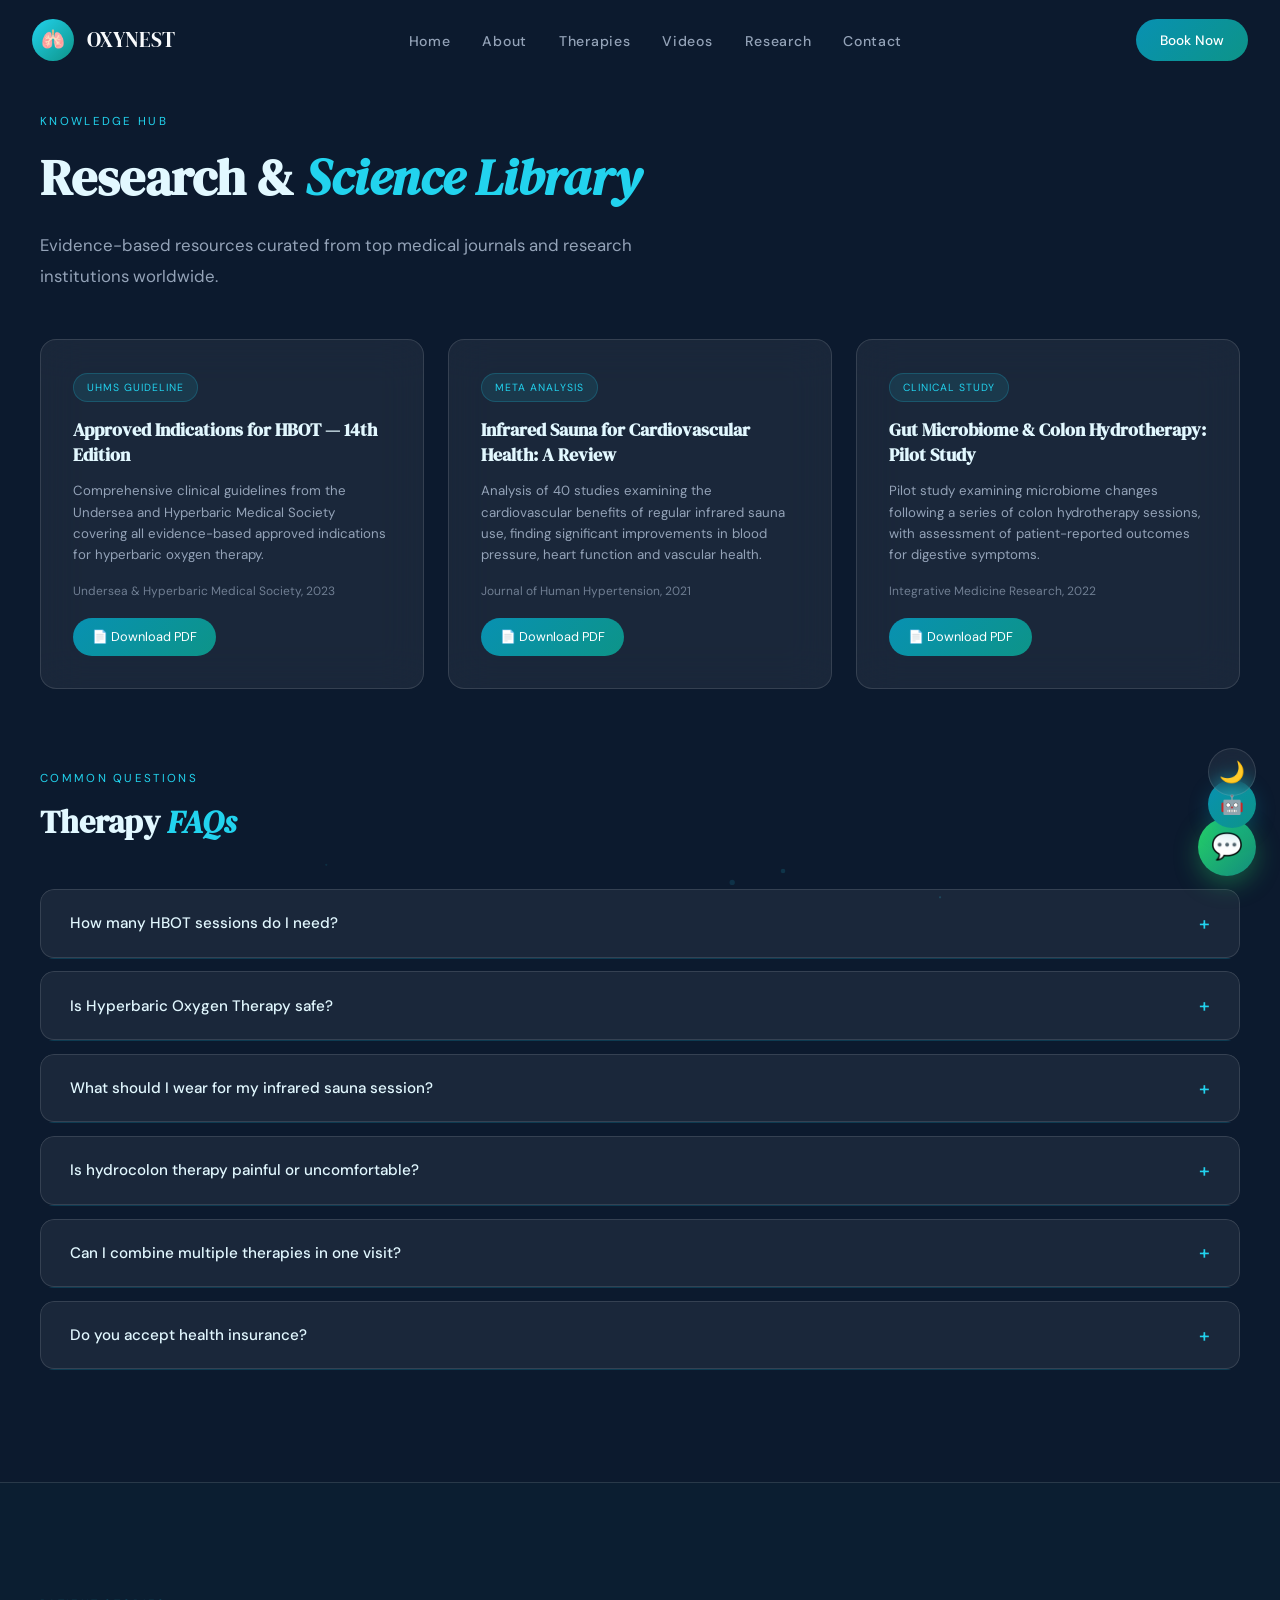
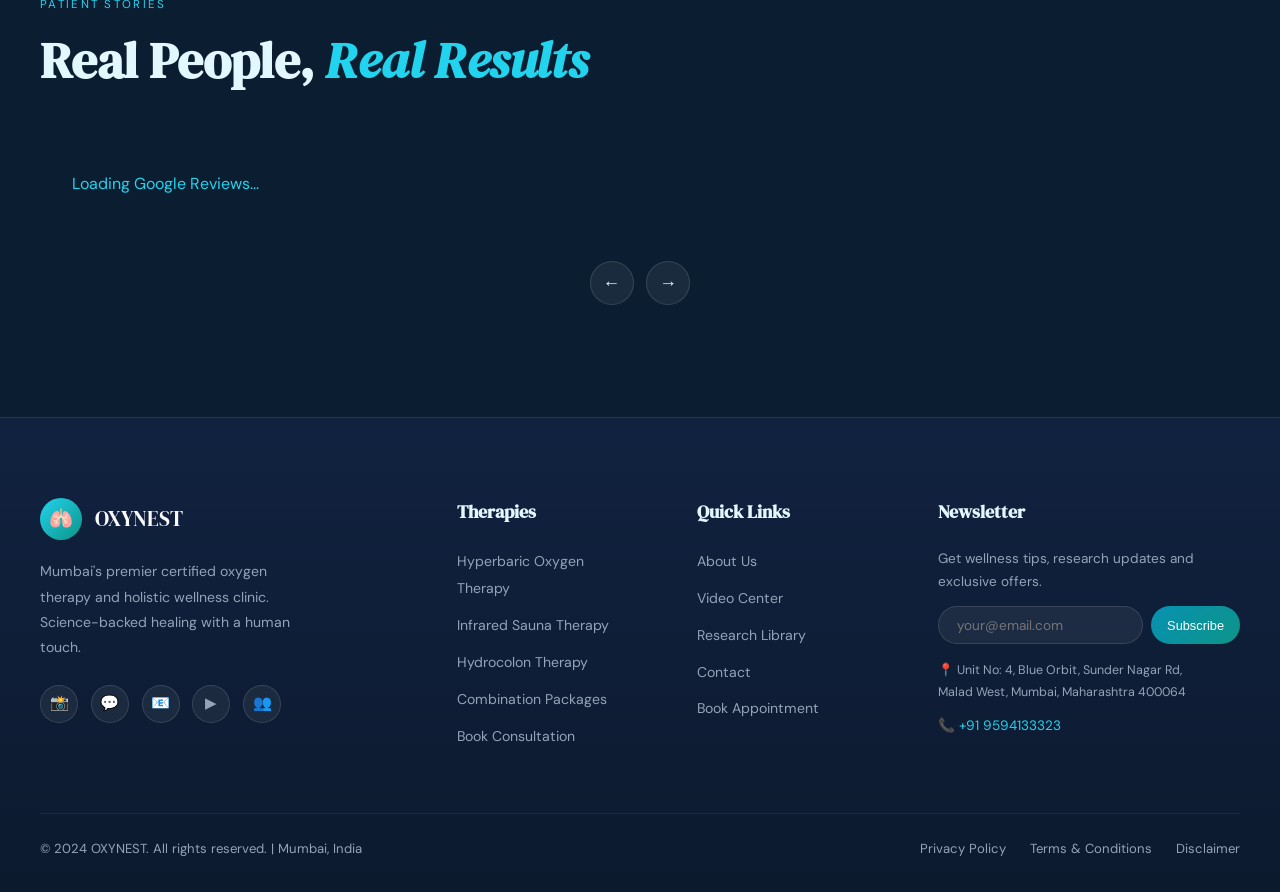
<file: research.html>
<!DOCTYPE html>

<html lang="en">
<head>
<meta charset="utf-8"/>
<meta content="width=device-width, initial-scale=1.0" name="viewport"/>
<meta content="OXYNEST — Premium Hyperbaric Oxygen Therapy, Infrared Sauna &amp; Hydrocolon Therapy in Mumbai. Revitalise. Restore. Rebalance." name="description"/>
<meta content="Hyperbaric Oxygen Therapy, Infrared Sauna, Hydrocolon Therapy, Wellness Clinic, Holistic Healing, HBOT Mumbai" name="keywords"/>
<meta content="OXYNEST | Revitalise. Restore. Rebalance." property="og:title"/>
<meta content="Premium oxygen &amp; holistic wellness therapies. Certified practitioners. Science-backed healing." property="og:description"/>
<meta content="website" property="og:type"/>
<title>
    OXYNEST | Revitalise. Restore. Rebalance.
  </title>
<link href="https://fonts.googleapis.com" rel="preconnect"/>
<link href="https://fonts.googleapis.com/css2?family=Cormorant+Garamond:ital,wght@0,300;0,400;0,500;0,600;1,300;1,400&amp;family=DM+Sans:wght@300;400;500;600&amp;family=DM+Serif+Display:ital@0;1&amp;display=swap" rel="stylesheet"/>
<link href="assets/css/styles.css" rel="stylesheet"/>
</head>
<body>
<canvas id="particle-canvas"></canvas>
<!-- NAVBAR -->
<nav class="navbar" id="navbar">
<a class="nav-logo" href="index.html">
<div class="nav-logo-icon">🫁</div>
<div>
<div class="nav-logo-text">OXYNEST</div>
<div class="nav-logo-sub"></div>
</div>
</a>
<ul class="nav-links">
<li><a href="index.html">Home</a></li>
<li><a href="about.html">About</a></li>
<li><a href="therapies.html">Therapies</a></li>
<li><a href="videos.html">Videos</a></li>
<li><a href="research.html">Research</a></li>
<li><a href="contact.html">Contact</a></li>
</ul>
<a class="nav-cta" href="booking.html">Book Now</a>
<div class="hamburger" onclick="toggleMobileMenu()">
<span></span><span></span><span></span>
</div>
</nav>
<!-- MOBILE MENU -->
<div class="mobile-menu" id="mobileMenu">
<button class="mobile-close" onclick="toggleMobileMenu()">✕</button>
<a href="index.html" onclick="toggleMobileMenu()">Home</a>
<a href="about.html" onclick="toggleMobileMenu()">About</a>
<a href="therapies.html" onclick="toggleMobileMenu()">Therapies</a>
<a href="videos.html" onclick="toggleMobileMenu()">Videos</a>
<a href="research.html" onclick="toggleMobileMenu()">Research</a>
<a href="contact.html" onclick="toggleMobileMenu()">Contact</a>
<a class="nav-cta" href="booking.html" onclick="toggleMobileMenu()" style="font-size: 1rem; padding: 0.8rem 2rem">Book
      Appointment</a>
</div>
<!-- HOME / HERO -->
<!-- THERAPY PREVIEW -->
<!-- ABOUT -->
<!-- DETAILED THERAPIES -->
<!-- VIDEO CENTER -->
<!-- RESEARCH HUB -->
<section class="section-pad" id="research">
<div class="container">
<span class="section-label reveal">Knowledge Hub</span>
<h2 class="section-title reveal">
        Research &amp; <em>Science Library</em>
</h2>
<p class="section-subtitle reveal">
        Evidence-based resources curated from top medical journals and
        research institutions worldwide.
      </p>
<div class="research-grid reveal">
<div class="glass-card paper-card">
<div class="paper-badge">UHMS Guideline</div>
<h4>Approved Indications for HBOT — 14th Edition</h4>
<p class="paper-abstract">
            Comprehensive clinical guidelines from the Undersea and Hyperbaric
            Medical Society covering all evidence-based approved indications
            for hyperbaric oxygen therapy.
          </p>
<p class="paper-source">
            Undersea &amp; Hyperbaric Medical Society, 2023
          </p>
<a class="btn-download" href="#">📄 Download PDF</a>
</div>
<div class="glass-card paper-card">
<div class="paper-badge">Meta Analysis</div>
<h4>Infrared Sauna for Cardiovascular Health: A Review</h4>
<p class="paper-abstract">
            Analysis of 40 studies examining the cardiovascular benefits of
            regular infrared sauna use, finding significant improvements in
            blood pressure, heart function and vascular health.
          </p>
<p class="paper-source">Journal of Human Hypertension, 2021</p>
<a class="btn-download" href="#">📄 Download PDF</a>
</div>
<div class="glass-card paper-card">
<div class="paper-badge">Clinical Study</div>
<h4>Gut Microbiome &amp; Colon Hydrotherapy: Pilot Study</h4>
<p class="paper-abstract">
            Pilot study examining microbiome changes following a series of
            colon hydrotherapy sessions, with assessment of patient-reported
            outcomes for digestive symptoms.
          </p>
<p class="paper-source">Integrative Medicine Research, 2022</p>
<a class="btn-download" href="#">📄 Download PDF</a>
</div>
</div>
<!-- FAQ -->
<div style="margin-top: 5rem">
<span class="section-label reveal">Common Questions</span>
<h3 class="section-title reveal" style="font-size: 2rem">
          Therapy <em>FAQs</em>
</h3>
<div class="faq-list reveal" id="faqList">
<div class="faq-item">
<button class="faq-question" onclick="toggleFaq(this)">
              How many HBOT sessions do I need?
              <span class="faq-arrow">+</span>
</button>
<div class="faq-answer">
<p>
                The number of sessions depends on your specific condition and
                wellness goals. For general wellness and recovery, we
                typically recommend 10–20 sessions. For medical indications
                like wound healing or neurological support, protocols may
                range from 20–40 sessions. Our medical team will create a
                personalized plan after your initial consultation.
              </p>
</div>
</div>
<div class="faq-item">
<button class="faq-question" onclick="toggleFaq(this)">
              Is Hyperbaric Oxygen Therapy safe?
              <span class="faq-arrow">+</span>
</button>
<div class="faq-answer">
<p>
                Yes, HBOT is a very safe therapy when administered by
                certified professionals in a proper clinical setting. Our
                facility maintains strict international safety standards, and
                all sessions are medically supervised. Rare side effects
                include temporary ear pressure discomfort during compression,
                which is easily managed. We conduct a thorough medical
                screening before every patient's first session.
              </p>
</div>
</div>
<div class="faq-item">
<button class="faq-question" onclick="toggleFaq(this)">
              What should I wear for my infrared sauna session?
              <span class="faq-arrow">+</span>
</button>
<div class="faq-answer">
<p>
                Loose, comfortable cotton clothing or a bathing suit works
                well for infrared sauna sessions. You'll be provided with a
                clean towel. Avoid synthetic fabrics which can trap heat
                uncomfortably. Most clients prefer a minimal coverage bathing
                suit for maximum skin exposure to infrared rays, which
                enhances the detoxification effect.
              </p>
</div>
</div>
<div class="faq-item">
<button class="faq-question" onclick="toggleFaq(this)">
              Is hydrocolon therapy painful or uncomfortable?
              <span class="faq-arrow">+</span>
</button>
<div class="faq-answer">
<p>
                Most patients describe the sensation as mild pressure or
                fullness, similar to the urge to have a bowel movement. Our
                skilled therapists ensure your complete comfort throughout,
                carefully regulating water temperature and pressure. Any
                discomfort should be communicated immediately so adjustments
                can be made. Many patients find the experience relaxing once
                they are used to the sensation.
              </p>
</div>
</div>
<div class="faq-item">
<button class="faq-question" onclick="toggleFaq(this)">
              Can I combine multiple therapies in one visit?
              <span class="faq-arrow">+</span>
</button>
<div class="faq-answer">
<p>
                Absolutely — our Wellness Combination Packages are designed to
                maximize healing through synergistic therapy protocols.
                Popular combinations include HBOT followed by infrared sauna
                (for enhanced detox and recovery), or a prep-cleanse session
                with hydrocolon before beginning an HBOT protocol. Our
                wellness consultants will recommend the best combination for
                your goals.
              </p>
</div>
</div>
<div class="faq-item">
<button class="faq-question" onclick="toggleFaq(this)">
              Do you accept health insurance? <span class="faq-arrow">+</span>
</button>
<div class="faq-answer">
<p>
                Some HBOT sessions for approved medical indications may be
                covered by certain health insurance providers. We will provide
                you with itemized receipts and medical documentation to
                support your insurance claim. Please contact our billing team
                with your insurance details before your session and we will do
                our best to facilitate coverage for eligible treatments.
              </p>
</div>
</div>
</div>
</div>
</div>
</section>
<!-- TESTIMONIALS -->
<section class="section-pad" style="
        background: rgba(13, 148, 136, 0.04);
        border-top: 1px solid var(--glass-border);
      ">
<div class="container">
<span class="section-label reveal">Patient Stories</span>
<h2 class="section-title reveal">Real People, <em>Real Results</em></h2>
<div class="testimonials-slider reveal">
<div class="testimonials-track" id="testimonialTrack"><div style="padding: 2rem; text-align: center; color: var(--aqua);">Loading Google Reviews...</div></div>
<div class="slider-controls">
<button class="slider-btn" onclick="slideTestimonials(-1)">
            ←
          </button>
<button class="slider-btn" onclick="slideTestimonials(1)">→</button>
</div>
</div>
</div>
</section>
<!-- BOOKING -->
<!-- CONTACT -->
<!-- FOOTER -->
<footer class="footer">
<div class="container">
<div class="footer-grid">
<div class="footer-brand">
<a class="nav-logo" href="index.html" style="margin-bottom: 1.2rem; display: inline-flex">
<div class="nav-logo-icon">🫁</div>
<div>
<div class="nav-logo-text">OXYNEST</div>
<div class="nav-logo-sub"></div>
</div>
</a>
<p class="footer-desc">
            Mumbai's premier certified oxygen therapy and holistic wellness
            clinic. Science-backed healing with a human touch.
          </p>
<div class="footer-socials">
<a class="social-icon" href="https://www.instagram.com/oxynestwellness/?utm_source=ig_web_button_share_sheet" title="Instagram">📸</a>
<a class="social-icon" href="https://wa.me/919594133323" title="WhatsApp">💬</a>
<a class="social-icon" href="mailto:enquiry.oxynest@gmail.com" title="Email">📧</a>
<a class="social-icon" href="#" title="YouTube">▶</a>
<a class="social-icon" href="#" title="Facebook">👥</a>
</div>
</div>
<div class="footer-col">
<h4>Therapies</h4>
<ul class="footer-links">
<li>
<a href="therapies.html" onclick="showTherapy('hbot')">Hyperbaric Oxygen Therapy</a>
</li>
<li>
<a href="therapies.html" onclick="showTherapy('sauna')">Infrared Sauna Therapy</a>
</li>
<li>
<a href="therapies.html" onclick="showTherapy('hydro')">Hydrocolon Therapy</a>
</li>
<li><a href="booking.html">Combination Packages</a></li>
<li><a href="booking.html">Book Consultation</a></li>
</ul>
</div>
<div class="footer-col">
<h4>Quick Links</h4>
<ul class="footer-links">
<li><a href="about.html">About Us</a></li>
<li><a href="videos.html">Video Center</a></li>
<li><a href="research.html">Research Library</a></li>
<li><a href="contact.html">Contact</a></li>
<li><a href="booking.html">Book Appointment</a></li>
</ul>
</div>
<div class="footer-col">
<h4>Newsletter</h4>
<p style="
                color: var(--text-muted);
                font-size: 0.85rem;
                margin-bottom: 0.8rem;
              ">
            Get wellness tips, research updates and exclusive offers.
          </p>
<div class="newsletter-form">
<input class="newsletter-input" placeholder="your@email.com" type="email"/>
<button class="newsletter-btn" onclick="subscribeNewsletter()">
              Subscribe
            </button>
</div>
<p style="
                color: var(--text-muted);
                font-size: 0.78rem;
                margin-top: 1rem;
              ">
            📍 Unit No: 4, Blue Orbit, Sunder Nagar Rd,<br/>Malad West, Mumbai, Maharashtra 400064
          </p>
<p style="margin-top: 0.5rem">
<a href="tel:+919594133323" style="
                  color: var(--aqua);
                  font-size: 0.85rem;
                  text-decoration: none;
                ">📞 +91 9594133323</a>
</p>
</div>
</div>
<div class="footer-bottom">
<p class="footer-copy">
          © 2024 OXYNEST. All rights reserved. | Mumbai, India
        </p>
<div class="footer-legal">
<a href="#">Privacy Policy</a>
<a href="#">Terms &amp; Conditions</a>
<a href="#">Disclaimer</a>
</div>
</div>
</div>
</footer>
<!-- FLOATING BUTTONS -->
<a class="whatsapp-btn" href="https://wa.me/919594133323" target="_blank" title="Chat on WhatsApp">💬</a>
<button class="chat-btn" onclick="toggleChatbot()" title="AI Wellness Assistant">
    🤖
  </button>
<button class="theme-toggle" id="themeBtn" onclick="toggleTheme()" title="Toggle Theme">
    🌙
  </button>
<!-- CHATBOT -->
<div class="chatbot-window" id="chatbotWindow">
<div class="chatbot-header">
<div class="chatbot-header-info">
<div class="chatbot-avatar">🤖</div>
<div>
<div class="chatbot-name">OxyBot Assistant</div>
<div class="chatbot-status">
            Online · Typically replies instantly
          </div>
</div>
</div>
<button class="chatbot-close" onclick="toggleChatbot()">✕</button>
</div>
<div class="chatbot-messages" id="chatMessages">
<div class="chat-msg bot">
        👋 Hello! I'm OxyBot, your OXYNEST assistant. How can I
        help you today?
      </div>
<div class="chat-msg bot">
        You can ask me about our therapies, pricing, booking, or safety
        information!
      </div>
</div>
<div class="chatbot-quick">
<button class="quick-btn" onclick="quickAsk('What is HBOT?')">
        What is HBOT?
      </button>
<button class="quick-btn" onclick="quickAsk('Book appointment')">
        Book Appointment
      </button>
<button class="quick-btn" onclick="quickAsk('Prices')">Pricing</button>
<button class="quick-btn" onclick="quickAsk('Location')">
        Location
      </button>
</div>
<div class="chatbot-input-row">
<input class="chatbot-input" id="chatInput" onkeydown="if (event.key === 'Enter') sendChat();" placeholder="Type a message..." type="text"/>
<button class="chatbot-send" onclick="sendChat()">➤</button>
</div>
</div>
<!-- SUCCESS POPUP -->
<div class="overlay-bg" id="overlayBg" onclick="closePopup()"></div>
<div class="success-popup" id="successPopup">
<div class="success-icon">✓</div>
<h3 style="
          font-family: var(--font-display);
          font-size: 1.8rem;
          margin-bottom: 0.8rem;
        ">
      Booking Confirmed!
    </h3>
<p style="
          color: var(--text-muted);
          font-size: 0.9rem;
          line-height: 1.7;
          margin-bottom: 2rem;
        ">
      Your appointment request has been received. Our team will contact you
      within 2 hours to confirm your session details.
    </p>
<p style="
          color: var(--aqua);
          font-size: 0.85rem;
          font-weight: 600;
          margin-bottom: 1.5rem;
        ">
      📞 Expect a call at your registered number
    </p>
<button class="btn-primary" onclick="closePopup()" style="width: 100%; justify-content: center">
      Done
    </button>
</div>
<script src="assets/js/main.js"></script>
</body>
</html>
</file>
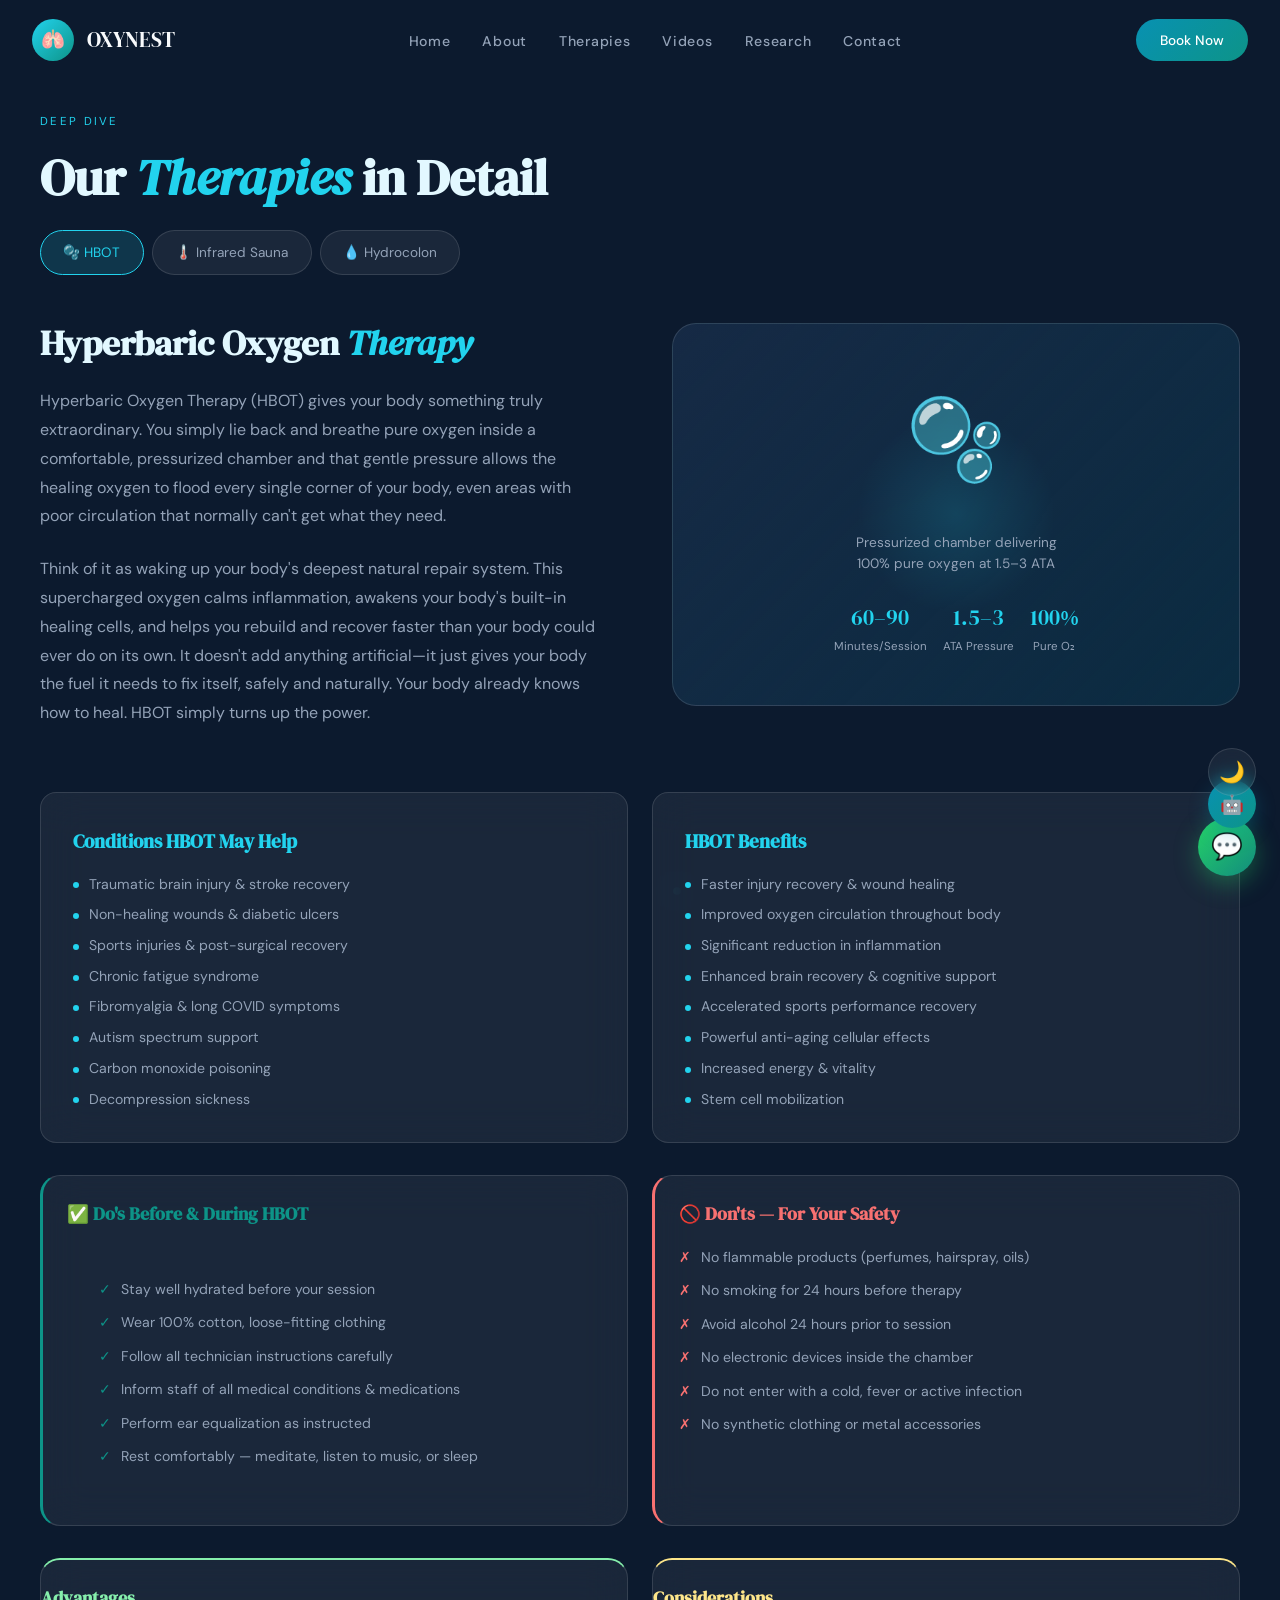
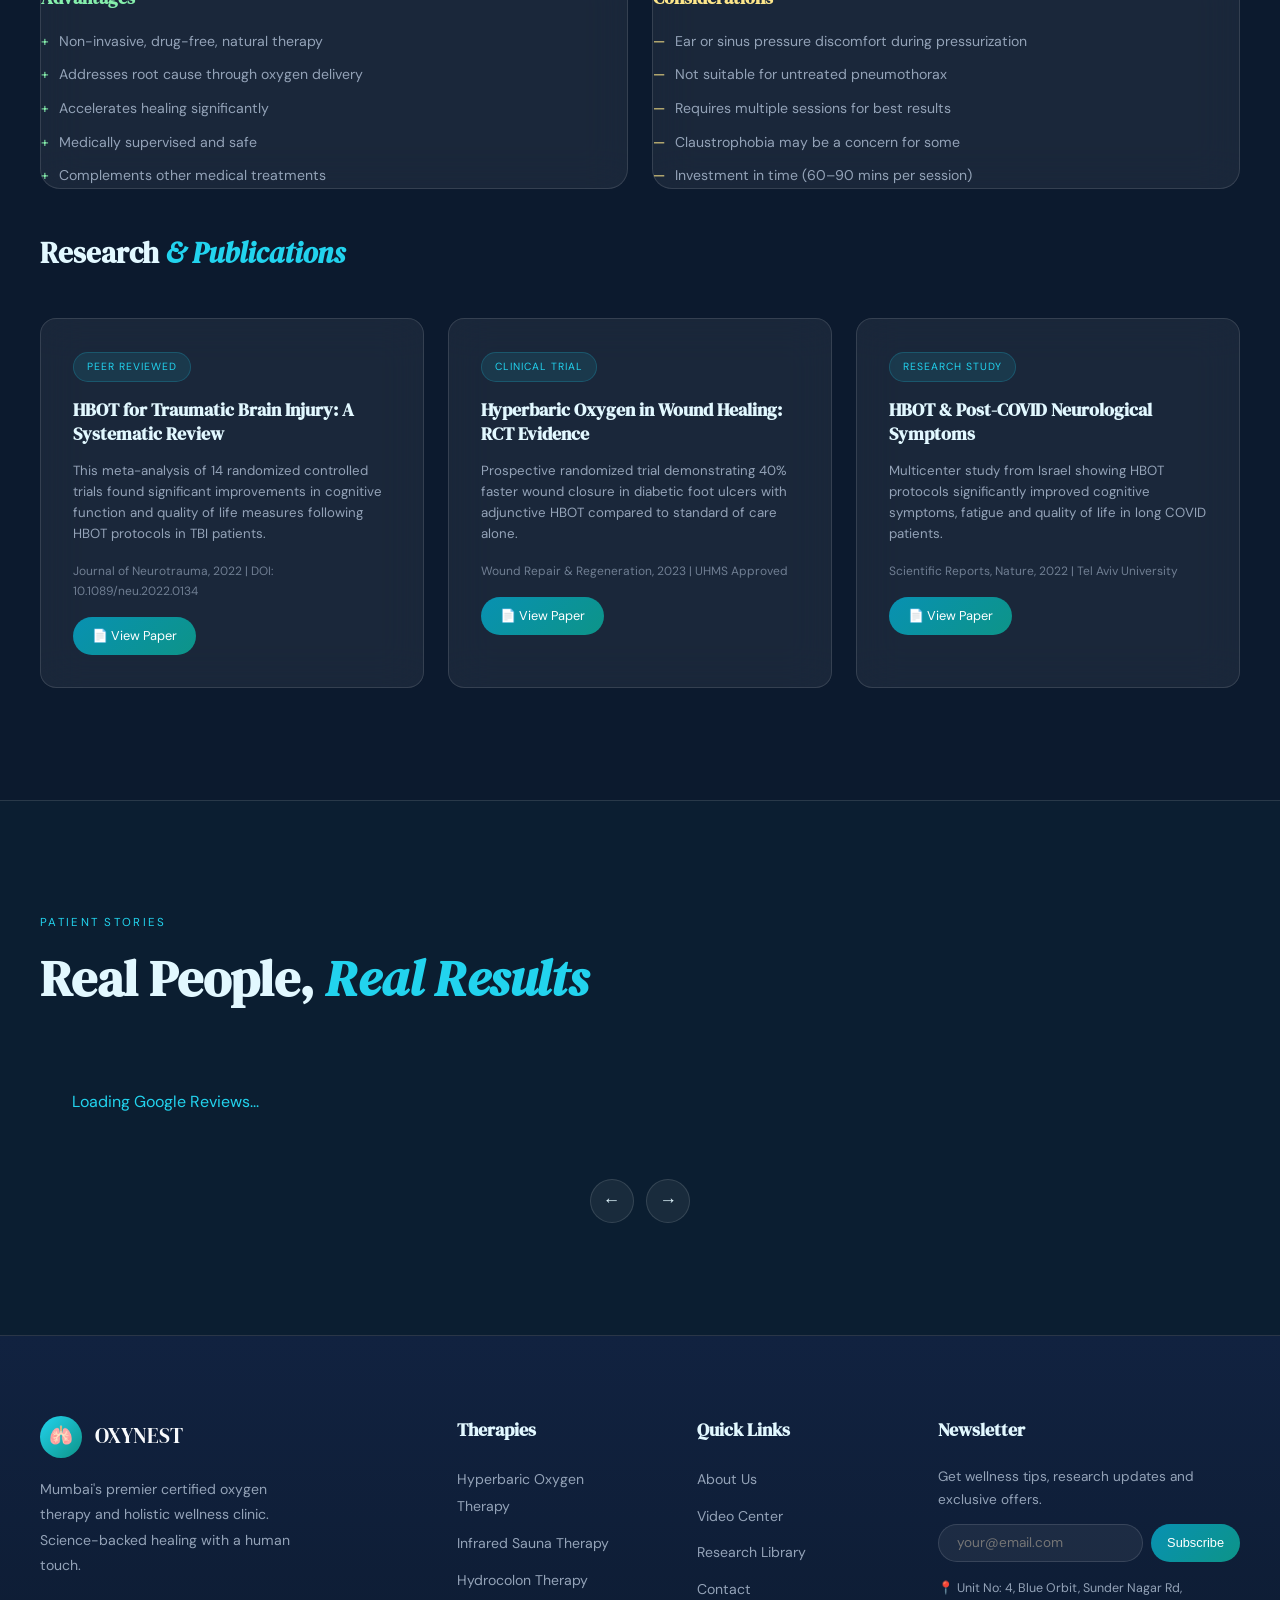
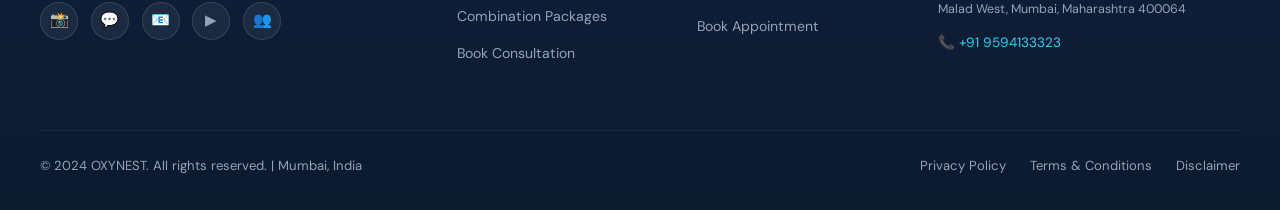
<file: therapies.html>
<!DOCTYPE html>

<html lang="en">
<head>
<meta charset="utf-8"/>
<meta content="width=device-width, initial-scale=1.0" name="viewport"/>
<meta content="OXYNEST — Premium Hyperbaric Oxygen Therapy, Infrared Sauna &amp; Hydrocolon Therapy in Mumbai. Revitalise. Restore. Rebalance." name="description"/>
<meta content="Hyperbaric Oxygen Therapy, Infrared Sauna, Hydrocolon Therapy, Wellness Clinic, Holistic Healing, HBOT Mumbai" name="keywords"/>
<meta content="OXYNEST | Revitalise. Restore. Rebalance." property="og:title"/>
<meta content="Premium oxygen &amp; holistic wellness therapies. Certified practitioners. Science-backed healing." property="og:description"/>
<meta content="website" property="og:type"/>
<title>
    OXYNEST | Revitalise. Restore. Rebalance.
  </title>
<link href="https://fonts.googleapis.com" rel="preconnect"/>
<link href="https://fonts.googleapis.com/css2?family=Cormorant+Garamond:ital,wght@0,300;0,400;0,500;0,600;1,300;1,400&amp;family=DM+Sans:wght@300;400;500;600&amp;family=DM+Serif+Display:ital@0;1&amp;display=swap" rel="stylesheet"/>
<link href="assets/css/styles.css" rel="stylesheet"/>
</head>
<body>
<canvas id="particle-canvas"></canvas>
<!-- NAVBAR -->
<nav class="navbar" id="navbar">
<a class="nav-logo" href="index.html">
<div class="nav-logo-icon">🫁</div>
<div>
<div class="nav-logo-text">OXYNEST</div>
<div class="nav-logo-sub"></div>
</div>
</a>
<ul class="nav-links">
<li><a href="index.html">Home</a></li>
<li><a href="about.html">About</a></li>
<li><a href="therapies.html">Therapies</a></li>
<li><a href="videos.html">Videos</a></li>
<li><a href="research.html">Research</a></li>
<li><a href="contact.html">Contact</a></li>
</ul>
<a class="nav-cta" href="booking.html">Book Now</a>
<div class="hamburger" onclick="toggleMobileMenu()">
<span></span><span></span><span></span>
</div>
</nav>
<!-- MOBILE MENU -->
<div class="mobile-menu" id="mobileMenu">
<button class="mobile-close" onclick="toggleMobileMenu()">✕</button>
<a href="index.html" onclick="toggleMobileMenu()">Home</a>
<a href="about.html" onclick="toggleMobileMenu()">About</a>
<a href="therapies.html" onclick="toggleMobileMenu()">Therapies</a>
<a href="videos.html" onclick="toggleMobileMenu()">Videos</a>
<a href="research.html" onclick="toggleMobileMenu()">Research</a>
<a href="contact.html" onclick="toggleMobileMenu()">Contact</a>
<a class="nav-cta" href="booking.html" onclick="toggleMobileMenu()" style="font-size: 1rem; padding: 0.8rem 2rem">Book
      Appointment</a>
</div>
<!-- HOME / HERO -->
<!-- THERAPY PREVIEW -->
<!-- ABOUT -->
<!-- DETAILED THERAPIES -->
<section class="section-pad" id="therapies">
<div class="container">
<span class="section-label reveal">Deep Dive</span>
<h2 class="section-title reveal">Our <em>Therapies</em> in Detail</h2>
<div class="page-tabs reveal">
<a class="page-tab active" onclick="
              showTherapy('hbot');
              return false;
            ">🫧 HBOT</a>
<a class="page-tab" onclick="
              showTherapy('sauna');
              return false;
            ">🌡️ Infrared Sauna</a>
<a class="page-tab" onclick="
              showTherapy('hydro');
              return false;
            ">💧 Hydrocolon</a>
</div>
<!-- HBOT -->
<div class="page-section active" id="therapy-hbot">
<div class="therapy-header">
<div>
<h3 class="section-title" style="font-size: 2.2rem">
              Hyperbaric Oxygen <em>Therapy</em>
</h3>
<p style="
                  color: var(--text-muted);
                  line-height: 1.8;
                  margin-bottom: 1.5rem;
                ">
              Hyperbaric Oxygen Therapy (HBOT) gives your body something truly extraordinary.
              You simply lie back and breathe pure oxygen inside a comfortable, pressurized chamber
              and that gentle pressure allows the healing oxygen to flood every single corner of your body,
              even areas with poor circulation that normally can't get what they need.

            </p>
<p style="color: var(--text-muted); line-height: 1.8">
              Think of it as waking up your body's deepest natural repair system.
              This supercharged oxygen calms inflammation, awakens your body's built-in healing cells,
              and helps you rebuild and recover faster than your body could ever do on its own.
              It doesn't add anything artificial—it just gives your body the fuel it needs to fix itself,
              safely and naturally. Your body already knows how to heal. HBOT simply turns up the power.
            </p>
</div>
<!-- IMAGE PLACEHOLDER: Replace this div with an img tag for Therapy visual (HBOT) -->
<div class="therapy-visual-box">
<div class="therapy-visual-glow"></div>
<div class="therapy-big-icon">🫧</div>
<p style="
                  color: var(--text-muted);
                  font-size: 0.85rem;
                  text-align: center;
                  line-height: 1.6;
                  position: relative;
                  z-index: 1;
                ">
              Pressurized chamber delivering<br/>100% pure oxygen at 1.5–3
              ATA
            </p>
<div style="
                  display: flex;
                  gap: 1rem;
                  margin-top: 1.5rem;
                  position: relative;
                  z-index: 1;
                ">
<div style="text-align: center">
<div style="
                      font-family: var(--font-display);
                      font-size: 1.4rem;
                      color: var(--aqua);
                    ">
                  60–90
                </div>
<div style="font-size: 0.72rem; color: var(--text-muted)">
                  Minutes/Session
                </div>
</div>
<div style="text-align: center">
<div style="
                      font-family: var(--font-display);
                      font-size: 1.4rem;
                      color: var(--aqua);
                    ">
                  1.5–3
                </div>
<div style="font-size: 0.72rem; color: var(--text-muted)">
                  ATA Pressure
                </div>
</div>
<div style="text-align: center">
<div style="
                      font-family: var(--font-display);
                      font-size: 1.4rem;
                      color: var(--aqua);
                    ">
                  100%
                </div>
<div style="font-size: 0.72rem; color: var(--text-muted)">
                  Pure O₂
                </div>
</div>
</div>
</div>
</div>
<div class="info-grid reveal">
<div class="glass-card info-card">
<h4>Conditions HBOT May Help</h4>
<ul>
<li>Traumatic brain injury &amp; stroke recovery</li>
<li>Non-healing wounds &amp; diabetic ulcers</li>
<li>Sports injuries &amp; post-surgical recovery</li>
<li>Chronic fatigue syndrome</li>
<li>Fibromyalgia &amp; long COVID symptoms</li>
<li>Autism spectrum support</li>
<li>Carbon monoxide poisoning</li>
<li>Decompression sickness</li>
</ul>
</div>
<div class="glass-card info-card">
<h4>HBOT Benefits</h4>
<ul>
<li>Faster injury recovery &amp; wound healing</li>
<li>Improved oxygen circulation throughout body</li>
<li>Significant reduction in inflammation</li>
<li>Enhanced brain recovery &amp; cognitive support</li>
<li>Accelerated sports performance recovery</li>
<li>Powerful anti-aging cellular effects</li>
<li>Increased energy &amp; vitality</li>
<li>Stem cell mobilization</li>
</ul>
</div>
</div>
<div class="dos-donts reveal">
<div class="glass-card dos-card">
<h4>✅ Do's Before &amp; During HBOT</h4>
<ul class="info-card ul" style="
                  list-style: none;
                  display: flex;
                  flex-direction: column;
                  gap: 0.6rem;
                ">
<li style="
                    color: var(--text-muted);
                    font-size: 0.88rem;
                    display: flex;
                    gap: 0.6rem;
                    align-items: flex-start;
                  ">
<span style="color: var(--teal)">✓</span> Stay well hydrated
                before your session
              </li>
<li style="
                    color: var(--text-muted);
                    font-size: 0.88rem;
                    display: flex;
                    gap: 0.6rem;
                    align-items: flex-start;
                  ">
<span style="color: var(--teal)">✓</span> Wear 100% cotton,
                loose-fitting clothing
              </li>
<li style="
                    color: var(--text-muted);
                    font-size: 0.88rem;
                    display: flex;
                    gap: 0.6rem;
                    align-items: flex-start;
                  ">
<span style="color: var(--teal)">✓</span> Follow all
                technician instructions carefully
              </li>
<li style="
                    color: var(--text-muted);
                    font-size: 0.88rem;
                    display: flex;
                    gap: 0.6rem;
                    align-items: flex-start;
                  ">
<span style="color: var(--teal)">✓</span> Inform staff of all
                medical conditions &amp; medications
              </li>
<li style="
                    color: var(--text-muted);
                    font-size: 0.88rem;
                    display: flex;
                    gap: 0.6rem;
                    align-items: flex-start;
                  ">
<span style="color: var(--teal)">✓</span> Perform ear
                equalization as instructed
              </li>
<li style="
                    color: var(--text-muted);
                    font-size: 0.88rem;
                    display: flex;
                    gap: 0.6rem;
                    align-items: flex-start;
                  ">
<span style="color: var(--teal)">✓</span> Rest comfortably —
                meditate, listen to music, or sleep
              </li>
</ul>
</div>
<div class="glass-card donts-card">
<h4>🚫 Don'ts — For Your Safety</h4>
<ul style="
                  list-style: none;
                  display: flex;
                  flex-direction: column;
                  gap: 0.6rem;
                ">
<li style="
                    color: var(--text-muted);
                    font-size: 0.88rem;
                    display: flex;
                    gap: 0.6rem;
                    align-items: flex-start;
                  ">
<span style="color: #f87171">✗</span> No flammable products
                (perfumes, hairspray, oils)
              </li>
<li style="
                    color: var(--text-muted);
                    font-size: 0.88rem;
                    display: flex;
                    gap: 0.6rem;
                    align-items: flex-start;
                  ">
<span style="color: #f87171">✗</span> No smoking for 24 hours
                before therapy
              </li>
<li style="
                    color: var(--text-muted);
                    font-size: 0.88rem;
                    display: flex;
                    gap: 0.6rem;
                    align-items: flex-start;
                  ">
<span style="color: #f87171">✗</span> Avoid alcohol 24 hours
                prior to session
              </li>
<li style="
                    color: var(--text-muted);
                    font-size: 0.88rem;
                    display: flex;
                    gap: 0.6rem;
                    align-items: flex-start;
                  ">
<span style="color: #f87171">✗</span> No electronic devices
                inside the chamber
              </li>
<li style="
                    color: var(--text-muted);
                    font-size: 0.88rem;
                    display: flex;
                    gap: 0.6rem;
                    align-items: flex-start;
                  ">
<span style="color: #f87171">✗</span> Do not enter with a
                cold, fever or active infection
              </li>
<li style="
                    color: var(--text-muted);
                    font-size: 0.88rem;
                    display: flex;
                    gap: 0.6rem;
                    align-items: flex-start;
                  ">
<span style="color: #f87171">✗</span> No synthetic clothing or
                metal accessories
              </li>
</ul>
</div>
</div>
<div class="adv-disadv reveal">
<div class="glass-card adv-card">
<h4>Advantages</h4>
<ul style="
                  list-style: none;
                  display: flex;
                  flex-direction: column;
                  gap: 0.6rem;
                ">
<li style="
                    color: var(--text-muted);
                    font-size: 0.88rem;
                    display: flex;
                    gap: 0.6rem;
                  ">
<span style="color: var(--sage)">+</span> Non-invasive,
                drug-free, natural therapy
              </li>
<li style="
                    color: var(--text-muted);
                    font-size: 0.88rem;
                    display: flex;
                    gap: 0.6rem;
                  ">
<span style="color: var(--sage)">+</span> Addresses root cause
                through oxygen delivery
              </li>
<li style="
                    color: var(--text-muted);
                    font-size: 0.88rem;
                    display: flex;
                    gap: 0.6rem;
                  ">
<span style="color: var(--sage)">+</span> Accelerates healing
                significantly
              </li>
<li style="
                    color: var(--text-muted);
                    font-size: 0.88rem;
                    display: flex;
                    gap: 0.6rem;
                  ">
<span style="color: var(--sage)">+</span> Medically supervised
                and safe
              </li>
<li style="
                    color: var(--text-muted);
                    font-size: 0.88rem;
                    display: flex;
                    gap: 0.6rem;
                  ">
<span style="color: var(--sage)">+</span> Complements other
                medical treatments
              </li>
</ul>
</div>
<div class="glass-card disadv-card">
<h4>Considerations</h4>
<ul style="
                  list-style: none;
                  display: flex;
                  flex-direction: column;
                  gap: 0.6rem;
                ">
<li style="
                    color: var(--text-muted);
                    font-size: 0.88rem;
                    display: flex;
                    gap: 0.6rem;
                  ">
<span style="color: var(--beige-warm)">—</span> Ear or sinus
                pressure discomfort during pressurization
              </li>
<li style="
                    color: var(--text-muted);
                    font-size: 0.88rem;
                    display: flex;
                    gap: 0.6rem;
                  ">
<span style="color: var(--beige-warm)">—</span> Not suitable
                for untreated pneumothorax
              </li>
<li style="
                    color: var(--text-muted);
                    font-size: 0.88rem;
                    display: flex;
                    gap: 0.6rem;
                  ">
<span style="color: var(--beige-warm)">—</span> Requires
                multiple sessions for best results
              </li>
<li style="
                    color: var(--text-muted);
                    font-size: 0.88rem;
                    display: flex;
                    gap: 0.6rem;
                  ">
<span style="color: var(--beige-warm)">—</span> Claustrophobia
                may be a concern for some
              </li>
<li style="
                    color: var(--text-muted);
                    font-size: 0.88rem;
                    display: flex;
                    gap: 0.6rem;
                  ">
<span style="color: var(--beige-warm)">—</span> Investment in
                time (60–90 mins per session)
              </li>
</ul>
</div>
</div>
<div class="reveal" style="margin-top: 3rem">
<h3 class="section-title" style="font-size: 1.8rem">
            Research <em>&amp; Publications</em>
</h3>
<div class="research-grid">
<div class="glass-card paper-card">
<div class="paper-badge">Peer Reviewed</div>
<h4>HBOT for Traumatic Brain Injury: A Systematic Review</h4>
<p class="paper-abstract">
                This meta-analysis of 14 randomized controlled trials found
                significant improvements in cognitive function and quality of
                life measures following HBOT protocols in TBI patients.
              </p>
<p class="paper-source">
                Journal of Neurotrauma, 2022 | DOI: 10.1089/neu.2022.0134
              </p>
<a class="btn-download" href="#">📄 View Paper</a>
</div>
<div class="glass-card paper-card">
<div class="paper-badge">Clinical Trial</div>
<h4>Hyperbaric Oxygen in Wound Healing: RCT Evidence</h4>
<p class="paper-abstract">
                Prospective randomized trial demonstrating 40% faster wound
                closure in diabetic foot ulcers with adjunctive HBOT compared
                to standard of care alone.
              </p>
<p class="paper-source">
                Wound Repair &amp; Regeneration, 2023 | UHMS Approved
              </p>
<a class="btn-download" href="#">📄 View Paper</a>
</div>
<div class="glass-card paper-card">
<div class="paper-badge">Research Study</div>
<h4>HBOT &amp; Post-COVID Neurological Symptoms</h4>
<p class="paper-abstract">
                Multicenter study from Israel showing HBOT protocols
                significantly improved cognitive symptoms, fatigue and quality
                of life in long COVID patients.
              </p>
<p class="paper-source">
                Scientific Reports, Nature, 2022 | Tel Aviv University
              </p>
<a class="btn-download" href="#">📄 View Paper</a>
</div>
</div>
</div>
</div>
<!-- INFRARED SAUNA -->
<div class="page-section" id="therapy-sauna">
<div class="therapy-header">
<div>
<h3 class="section-title" style="font-size: 2.2rem">
              Infrared Sauna <em>Therapy</em>
</h3>
<p style="
                  color: var(--text-muted);
                  line-height: 1.8;
                  margin-bottom: 1.5rem;
                ">
              Unlike conventional saunas that heat the air, infrared saunas
              emit radiant heat absorbed directly by the skin and tissues.
              Far-infrared wavelengths penetrate 4–5 cm beneath the skin
              surface, gently raising core body temperature and inducing a
              deep, detoxifying sweat at a more comfortable 45–60°C ambient
              temperature.
            </p>
<p style="color: var(--text-muted); line-height: 1.8">
              This gentle yet powerful heat activates cellular mitochondria,
              increases circulation, supports lymphatic drainage and
              stimulates the release of toxins stored in fat cells —
              delivering results that regular exercise alone cannot achieve.
            </p>
</div>
<!-- IMAGE PLACEHOLDER: Replace this div with an img tag for Therapy visual (Infrared Sauna) -->
<div class="therapy-visual-box">
<div class="therapy-visual-glow" style="
                  background: radial-gradient(
                    circle,
                    rgba(251, 146, 60, 0.15),
                    transparent 70%
                  );
                "></div>
<div class="therapy-big-icon">🌡️</div>
<p style="
                  color: var(--text-muted);
                  font-size: 0.85rem;
                  text-align: center;
                  line-height: 1.6;
                  position: relative;
                  z-index: 1;
                ">
              Far-infrared penetrates 4–5cm<br/>into muscle and tissue
            </p>
<div style="
                  display: flex;
                  gap: 1rem;
                  margin-top: 1.5rem;
                  position: relative;
                  z-index: 1;
                ">
<div style="text-align: center">
<div style="
                      font-family: var(--font-display);
                      font-size: 1.4rem;
                      color: #fb923c;
                    ">
                  45–60
                </div>
<div style="font-size: 0.72rem; color: var(--text-muted)">
                  °C Temperature
                </div>
</div>
<div style="text-align: center">
<div style="
                      font-family: var(--font-display);
                      font-size: 1.4rem;
                      color: #fb923c;
                    ">
                  30–45
                </div>
<div style="font-size: 0.72rem; color: var(--text-muted)">
                  Min/Session
                </div>
</div>
<div style="text-align: center">
<div style="
                      font-family: var(--font-display);
                      font-size: 1.4rem;
                      color: #fb923c;
                    ">
                  FIR
                </div>
<div style="font-size: 0.72rem; color: var(--text-muted)">
                  Infrared Rays
                </div>
</div>
</div>
</div>
</div>
<div class="benefits-grid reveal">
<div class="benefit-item glass-card">
<div class="benefit-icon">🧬</div>
<div class="benefit-title">Deep Detox</div>
<div class="benefit-text">
              Eliminates heavy metals, BPA, and environmental toxins through
              sweat
            </div>
</div>
<div class="benefit-item glass-card">
<div class="benefit-icon">🧠</div>
<div class="benefit-title">Stress Relief</div>
<div class="benefit-text">
              Lowers cortisol, activates parasympathetic nervous system
            </div>
</div>
<div class="benefit-item glass-card">
<div class="benefit-icon">❤️</div>
<div class="benefit-title">Circulation</div>
<div class="benefit-text">
              Improves blood flow, supports cardiovascular health
            </div>
</div>
<div class="benefit-item glass-card">
<div class="benefit-icon">💪</div>
<div class="benefit-title">Muscle Recovery</div>
<div class="benefit-text">
              Reduces DOMS, accelerates post-workout recovery
            </div>
</div>
<div class="benefit-item glass-card">
<div class="benefit-icon">✨</div>
<div class="benefit-title">Skin Rejuvenation</div>
<div class="benefit-text">
              Promotes collagen production and clearer complexion
            </div>
</div>
<div class="benefit-item glass-card">
<div class="benefit-icon">🌙</div>
<div class="benefit-title">Better Sleep</div>
<div class="benefit-text">
              Regulates melatonin, improves sleep quality &amp; depth
            </div>
</div>
</div>
<div class="dos-donts reveal">
<div class="glass-card dos-card">
<h4>✅ Do's for Sauna Therapy</h4>
<ul style="
                  list-style: none;
                  display: flex;
                  flex-direction: column;
                  gap: 0.6rem;
                ">
<li style="
                    color: var(--text-muted);
                    font-size: 0.88rem;
                    display: flex;
                    gap: 0.6rem;
                  ">
<span style="color: var(--teal)">✓</span> Drink 500ml water
                before your session
              </li>
<li style="
                    color: var(--text-muted);
                    font-size: 0.88rem;
                    display: flex;
                    gap: 0.6rem;
                  ">
<span style="color: var(--teal)">✓</span> Start with 15
                minutes, build to 30–45 over time
              </li>
<li style="
                    color: var(--text-muted);
                    font-size: 0.88rem;
                    display: flex;
                    gap: 0.6rem;
                  ">
<span style="color: var(--teal)">✓</span> Use a clean towel to
                sit on
              </li>
<li style="
                    color: var(--text-muted);
                    font-size: 0.88rem;
                    display: flex;
                    gap: 0.6rem;
                  ">
<span style="color: var(--teal)">✓</span> Shower with cool
                water after session
              </li>
<li style="
                    color: var(--text-muted);
                    font-size: 0.88rem;
                    display: flex;
                    gap: 0.6rem;
                  ">
<span style="color: var(--teal)">✓</span> Replenish
                electrolytes post-session
              </li>
</ul>
</div>
<div class="glass-card donts-card">
<h4>🚫 Don'ts for Sauna Therapy</h4>
<ul style="
                  list-style: none;
                  display: flex;
                  flex-direction: column;
                  gap: 0.6rem;
                ">
<li style="
                    color: var(--text-muted);
                    font-size: 0.88rem;
                    display: flex;
                    gap: 0.6rem;
                  ">
<span style="color: #f87171">✗</span> Avoid sauna if pregnant
                or breastfeeding
              </li>
<li style="
                    color: var(--text-muted);
                    font-size: 0.88rem;
                    display: flex;
                    gap: 0.6rem;
                  ">
<span style="color: #f87171">✗</span> No alcohol before or
                after session
              </li>
<li style="
                    color: var(--text-muted);
                    font-size: 0.88rem;
                    display: flex;
                    gap: 0.6rem;
                  ">
<span style="color: #f87171">✗</span> Do not exceed
                recommended session duration
              </li>
<li style="
                    color: var(--text-muted);
                    font-size: 0.88rem;
                    display: flex;
                    gap: 0.6rem;
                  ">
<span style="color: #f87171">✗</span> Avoid if you have active
                skin conditions
              </li>
<li style="
                    color: var(--text-muted);
                    font-size: 0.88rem;
                    display: flex;
                    gap: 0.6rem;
                  ">
<span style="color: #f87171">✗</span> Don't eat a heavy meal
                within 2 hours
              </li>
</ul>
</div>
</div>
<div class="adv-disadv reveal">
<div class="glass-card adv-card">
<h4>Advantages</h4>
<ul style="
                  list-style: none;
                  display: flex;
                  flex-direction: column;
                  gap: 0.6rem;
                ">
<li style="
                    color: var(--text-muted);
                    font-size: 0.88rem;
                    display: flex;
                    gap: 0.6rem;
                  ">
<span style="color: var(--sage)">+</span> Lower temperature,
                more comfortable than steam sauna
              </li>
<li style="
                    color: var(--text-muted);
                    font-size: 0.88rem;
                    display: flex;
                    gap: 0.6rem;
                  ">
<span style="color: var(--sage)">+</span> Cellular-level
                detoxification
              </li>
<li style="
                    color: var(--text-muted);
                    font-size: 0.88rem;
                    display: flex;
                    gap: 0.6rem;
                  ">
<span style="color: var(--sage)">+</span> Backed by robust
                clinical research
              </li>
<li style="
                    color: var(--text-muted);
                    font-size: 0.88rem;
                    display: flex;
                    gap: 0.6rem;
                  ">
<span style="color: var(--sage)">+</span> Suitable for most
                healthy adults
              </li>
</ul>
</div>
<div class="glass-card disadv-card">
<h4>Considerations</h4>
<ul style="
                  list-style: none;
                  display: flex;
                  flex-direction: column;
                  gap: 0.6rem;
                ">
<li style="
                    color: var(--text-muted);
                    font-size: 0.88rem;
                    display: flex;
                    gap: 0.6rem;
                  ">
<span style="color: var(--beige-warm)">—</span> Not
                recommended for certain cardiac conditions
              </li>
<li style="
                    color: var(--text-muted);
                    font-size: 0.88rem;
                    display: flex;
                    gap: 0.6rem;
                  ">
<span style="color: var(--beige-warm)">—</span> Dehydration
                risk if proper water intake not maintained
              </li>
<li style="
                    color: var(--text-muted);
                    font-size: 0.88rem;
                    display: flex;
                    gap: 0.6rem;
                  ">
<span style="color: var(--beige-warm)">—</span> Temporary
                fatigue after first few sessions
              </li>
</ul>
</div>
</div>
</div>
<!-- HYDROCOLON -->
<div class="page-section" id="therapy-hydro">
<div class="therapy-header">
<div>
<h3 class="section-title" style="font-size: 2.2rem">
              Hydrocolon <em>Therapy</em>
</h3>
<p style="
                  color: var(--text-muted);
                  line-height: 1.8;
                  margin-bottom: 1.5rem;
                ">
              Hydrocolon therapy (colonic hydrotherapy) is a gentle,
              controlled cleansing of the entire large intestine using warm,
              purified water. A trained therapist regulates water temperature,
              pressure and flow through FDA-approved, single-use equipment to
              thoroughly remove accumulated waste, gas, toxins and mucoid
              plaque.
            </p>
<p style="color: var(--text-muted); line-height: 1.8">
              Unlike harsh laxatives, colon hydrotherapy works with your
              body's natural elimination process, supporting the restoration
              of healthy bowel function, gut microbiome balance and whole-body
              detoxification.
            </p>
</div>
<!-- IMAGE PLACEHOLDER: Replace this div with an img tag for Therapy visual (Hydrocolon) -->
<div class="therapy-visual-box">
<div class="therapy-visual-glow" style="
                  background: radial-gradient(
                    circle,
                    rgba(34, 211, 238, 0.15),
                    transparent 70%
                  );
                "></div>
<div class="therapy-big-icon">💧</div>
<p style="
                  color: var(--text-muted);
                  font-size: 0.85rem;
                  text-align: center;
                  line-height: 1.6;
                  position: relative;
                  z-index: 1;
                ">
              FDA-approved equipment,<br/>single-use sterile disposables
            </p>
<div style="
                  display: flex;
                  gap: 1rem;
                  margin-top: 1.5rem;
                  position: relative;
                  z-index: 1;
                ">
<div style="text-align: center">
<div style="
                      font-family: var(--font-display);
                      font-size: 1.4rem;
                      color: var(--sky);
                    ">
                  45–60
                </div>
<div style="font-size: 0.72rem; color: var(--text-muted)">
                  Minutes/Session
                </div>
</div>
<div style="text-align: center">
<div style="
                      font-family: var(--font-display);
                      font-size: 1.4rem;
                      color: var(--sky);
                    ">
                  37°C
                </div>
<div style="font-size: 0.72rem; color: var(--text-muted)">
                  Water Temp
                </div>
</div>
<div style="text-align: center">
<div style="
                      font-family: var(--font-display);
                      font-size: 1.4rem;
                      color: var(--sky);
                    ">
                  100%
                </div>
<div style="font-size: 0.72rem; color: var(--text-muted)">
                  Sterile
                </div>
</div>
</div>
</div>
</div>
<div class="info-grid reveal">
<div class="glass-card info-card">
<h4>Benefits for Gut Health</h4>
<ul>
<li>Improved digestion &amp; nutrient absorption</li>
<li>Significant reduction in bloating &amp; gas</li>
<li>Complete whole-body detoxification</li>
<li>Restoration of healthy gut microbiome</li>
<li>Relief from IBS and constipation symptoms</li>
<li>Improved skin clarity and complexion</li>
<li>Enhanced energy and mental clarity</li>
</ul>
</div>
<div class="glass-card info-card">
<h4>Hygiene &amp; Safety Standards</h4>
<ul>
<li>100% single-use, sterile disposable equipment</li>
<li>FDA-approved colon hydrotherapy device (LIBBE)</li>
<li>Purified, temperature-controlled water</li>
<li>Certified therapist present throughout</li>
<li>Private, dignified therapy rooms</li>
<li>Detailed health intake before session</li>
<li>Medical supervision available on-site</li>
</ul>
</div>
</div>
<div class="dos-donts reveal">
<div class="glass-card dos-card">
<h4>✅ Before &amp; After Care</h4>
<ul style="
                  list-style: none;
                  display: flex;
                  flex-direction: column;
                  gap: 0.6rem;
                ">
<li style="
                    color: var(--text-muted);
                    font-size: 0.88rem;
                    display: flex;
                    gap: 0.6rem;
                  ">
<span style="color: var(--teal)">✓</span> Eat lightly 2–4
                hours before session
              </li>
<li style="
                    color: var(--text-muted);
                    font-size: 0.88rem;
                    display: flex;
                    gap: 0.6rem;
                  ">
<span style="color: var(--teal)">✓</span> Stay well hydrated
                the day before
              </li>
<li style="
                    color: var(--text-muted);
                    font-size: 0.88rem;
                    display: flex;
                    gap: 0.6rem;
                  ">
<span style="color: var(--teal)">✓</span> Take a probiotic
                supplement after therapy
              </li>
<li style="
                    color: var(--text-muted);
                    font-size: 0.88rem;
                    display: flex;
                    gap: 0.6rem;
                  ">
<span style="color: var(--teal)">✓</span> Eat easy-to-digest
                foods for 24 hours after
              </li>
<li style="
                    color: var(--text-muted);
                    font-size: 0.88rem;
                    display: flex;
                    gap: 0.6rem;
                  ">
<span style="color: var(--teal)">✓</span> Communicate any
                discomfort to your therapist
              </li>
</ul>
</div>
<div class="glass-card donts-card">
<h4>🚫 Contraindications</h4>
<ul style="
                  list-style: none;
                  display: flex;
                  flex-direction: column;
                  gap: 0.6rem;
                ">
<li style="
                    color: var(--text-muted);
                    font-size: 0.88rem;
                    display: flex;
                    gap: 0.6rem;
                  ">
<span style="color: #f87171">✗</span> Not suitable during
                pregnancy
              </li>
<li style="
                    color: var(--text-muted);
                    font-size: 0.88rem;
                    display: flex;
                    gap: 0.6rem;
                  ">
<span style="color: #f87171">✗</span> Avoid with active
                inflammatory bowel disease
              </li>
<li style="
                    color: var(--text-muted);
                    font-size: 0.88rem;
                    display: flex;
                    gap: 0.6rem;
                  ">
<span style="color: #f87171">✗</span> Not recommended within 6
                weeks of bowel surgery
              </li>
<li style="
                    color: var(--text-muted);
                    font-size: 0.88rem;
                    display: flex;
                    gap: 0.6rem;
                  ">
<span style="color: #f87171">✗</span> Avoid heavy meals 4
                hours before session
              </li>
<li style="
                    color: var(--text-muted);
                    font-size: 0.88rem;
                    display: flex;
                    gap: 0.6rem;
                  ">
<span style="color: #f87171">✗</span> Consult physician if on
                blood thinners
              </li>
</ul>
</div>
</div>
<div class="adv-disadv reveal">
<div class="glass-card adv-card">
<h4>Advantages</h4>
<ul style="
                  list-style: none;
                  display: flex;
                  flex-direction: column;
                  gap: 0.6rem;
                ">
<li style="
                    color: var(--text-muted);
                    font-size: 0.88rem;
                    display: flex;
                    gap: 0.6rem;
                  ">
<span style="color: var(--sage)">+</span> Non-pharmacological,
                drug-free approach
              </li>
<li style="
                    color: var(--text-muted);
                    font-size: 0.88rem;
                    display: flex;
                    gap: 0.6rem;
                  ">
<span style="color: var(--sage)">+</span> Immediate relief
                from bloating and heaviness
              </li>
<li style="
                    color: var(--text-muted);
                    font-size: 0.88rem;
                    display: flex;
                    gap: 0.6rem;
                  ">
<span style="color: var(--sage)">+</span> Supports liver and
                kidney detoxification
              </li>
<li style="
                    color: var(--text-muted);
                    font-size: 0.88rem;
                    display: flex;
                    gap: 0.6rem;
                  ">
<span style="color: var(--sage)">+</span> Enhances
                effectiveness of other wellness therapies
              </li>
</ul>
</div>
<div class="glass-card disadv-card">
<h4>Considerations</h4>
<ul style="
                  list-style: none;
                  display: flex;
                  flex-direction: column;
                  gap: 0.6rem;
                ">
<li style="
                    color: var(--text-muted);
                    font-size: 0.88rem;
                    display: flex;
                    gap: 0.6rem;
                  ">
<span style="color: var(--beige-warm)">—</span> May cause mild
                cramping or bloating during session
              </li>
<li style="
                    color: var(--text-muted);
                    font-size: 0.88rem;
                    display: flex;
                    gap: 0.6rem;
                  ">
<span style="color: var(--beige-warm)">—</span> Temporary
                disruption of gut microbiome balance
              </li>
<li style="
                    color: var(--text-muted);
                    font-size: 0.88rem;
                    display: flex;
                    gap: 0.6rem;
                  ">
<span style="color: var(--beige-warm)">—</span> Requires
                professional setting, not a home treatment
              </li>
</ul>
</div>
</div>
</div>
</div>
</section>
<!-- VIDEO CENTER -->
<!-- RESEARCH HUB -->
<!-- TESTIMONIALS -->
<section class="section-pad" style="
        background: rgba(13, 148, 136, 0.04);
        border-top: 1px solid var(--glass-border);
      ">
<div class="container">
<span class="section-label reveal">Patient Stories</span>
<h2 class="section-title reveal">Real People, <em>Real Results</em></h2>
<div class="testimonials-slider reveal">
<div class="testimonials-track" id="testimonialTrack"><div style="padding: 2rem; text-align: center; color: var(--aqua);">Loading Google Reviews...</div></div>
<div class="slider-controls">
<button class="slider-btn" onclick="slideTestimonials(-1)">
            ←
          </button>
<button class="slider-btn" onclick="slideTestimonials(1)">→</button>
</div>
</div>
</div>
</section>
<!-- BOOKING -->
<!-- CONTACT -->
<!-- FOOTER -->
<footer class="footer">
<div class="container">
<div class="footer-grid">
<div class="footer-brand">
<a class="nav-logo" href="index.html" style="margin-bottom: 1.2rem; display: inline-flex">
<div class="nav-logo-icon">🫁</div>
<div>
<div class="nav-logo-text">OXYNEST</div>
<div class="nav-logo-sub"></div>
</div>
</a>
<p class="footer-desc">
            Mumbai's premier certified oxygen therapy and holistic wellness
            clinic. Science-backed healing with a human touch.
          </p>
<div class="footer-socials">
<a class="social-icon" href="https://www.instagram.com/oxynestwellness/?utm_source=ig_web_button_share_sheet" title="Instagram">📸</a>
<a class="social-icon" href="https://wa.me/919594133323" title="WhatsApp">💬</a>
<a class="social-icon" href="mailto:enquiry.oxynest@gmail.com" title="Email">📧</a>
<a class="social-icon" href="#" title="YouTube">▶</a>
<a class="social-icon" href="#" title="Facebook">👥</a>
</div>
</div>
<div class="footer-col">
<h4>Therapies</h4>
<ul class="footer-links">
<li>
<a href="therapies.html" onclick="showTherapy('hbot')">Hyperbaric Oxygen Therapy</a>
</li>
<li>
<a href="therapies.html" onclick="showTherapy('sauna')">Infrared Sauna Therapy</a>
</li>
<li>
<a href="therapies.html" onclick="showTherapy('hydro')">Hydrocolon Therapy</a>
</li>
<li><a href="booking.html">Combination Packages</a></li>
<li><a href="booking.html">Book Consultation</a></li>
</ul>
</div>
<div class="footer-col">
<h4>Quick Links</h4>
<ul class="footer-links">
<li><a href="about.html">About Us</a></li>
<li><a href="videos.html">Video Center</a></li>
<li><a href="research.html">Research Library</a></li>
<li><a href="contact.html">Contact</a></li>
<li><a href="booking.html">Book Appointment</a></li>
</ul>
</div>
<div class="footer-col">
<h4>Newsletter</h4>
<p style="
                color: var(--text-muted);
                font-size: 0.85rem;
                margin-bottom: 0.8rem;
              ">
            Get wellness tips, research updates and exclusive offers.
          </p>
<div class="newsletter-form">
<input class="newsletter-input" placeholder="your@email.com" type="email"/>
<button class="newsletter-btn" onclick="subscribeNewsletter()">
              Subscribe
            </button>
</div>
<p style="
                color: var(--text-muted);
                font-size: 0.78rem;
                margin-top: 1rem;
              ">
            📍 Unit No: 4, Blue Orbit, Sunder Nagar Rd,<br/>Malad West, Mumbai, Maharashtra 400064
          </p>
<p style="margin-top: 0.5rem">
<a href="tel:+919594133323" style="
                  color: var(--aqua);
                  font-size: 0.85rem;
                  text-decoration: none;
                ">📞 +91 9594133323</a>
</p>
</div>
</div>
<div class="footer-bottom">
<p class="footer-copy">
          © 2024 OXYNEST. All rights reserved. | Mumbai, India
        </p>
<div class="footer-legal">
<a href="#">Privacy Policy</a>
<a href="#">Terms &amp; Conditions</a>
<a href="#">Disclaimer</a>
</div>
</div>
</div>
</footer>
<!-- FLOATING BUTTONS -->
<a class="whatsapp-btn" href="https://wa.me/919594133323" target="_blank" title="Chat on WhatsApp">💬</a>
<button class="chat-btn" onclick="toggleChatbot()" title="AI Wellness Assistant">
    🤖
  </button>
<button class="theme-toggle" id="themeBtn" onclick="toggleTheme()" title="Toggle Theme">
    🌙
  </button>
<!-- CHATBOT -->
<div class="chatbot-window" id="chatbotWindow">
<div class="chatbot-header">
<div class="chatbot-header-info">
<div class="chatbot-avatar">🤖</div>
<div>
<div class="chatbot-name">OxyBot Assistant</div>
<div class="chatbot-status">
            Online · Typically replies instantly
          </div>
</div>
</div>
<button class="chatbot-close" onclick="toggleChatbot()">✕</button>
</div>
<div class="chatbot-messages" id="chatMessages">
<div class="chat-msg bot">
        👋 Hello! I'm OxyBot, your OXYNEST assistant. How can I
        help you today?
      </div>
<div class="chat-msg bot">
        You can ask me about our therapies, pricing, booking, or safety
        information!
      </div>
</div>
<div class="chatbot-quick">
<button class="quick-btn" onclick="quickAsk('What is HBOT?')">
        What is HBOT?
      </button>
<button class="quick-btn" onclick="quickAsk('Book appointment')">
        Book Appointment
      </button>
<button class="quick-btn" onclick="quickAsk('Prices')">Pricing</button>
<button class="quick-btn" onclick="quickAsk('Location')">
        Location
      </button>
</div>
<div class="chatbot-input-row">
<input class="chatbot-input" id="chatInput" onkeydown="if (event.key === 'Enter') sendChat();" placeholder="Type a message..." type="text"/>
<button class="chatbot-send" onclick="sendChat()">➤</button>
</div>
</div>
<!-- SUCCESS POPUP -->
<div class="overlay-bg" id="overlayBg" onclick="closePopup()"></div>
<div class="success-popup" id="successPopup">
<div class="success-icon">✓</div>
<h3 style="
          font-family: var(--font-display);
          font-size: 1.8rem;
          margin-bottom: 0.8rem;
        ">
      Booking Confirmed!
    </h3>
<p style="
          color: var(--text-muted);
          font-size: 0.9rem;
          line-height: 1.7;
          margin-bottom: 2rem;
        ">
      Your appointment request has been received. Our team will contact you
      within 2 hours to confirm your session details.
    </p>
<p style="
          color: var(--aqua);
          font-size: 0.85rem;
          font-weight: 600;
          margin-bottom: 1.5rem;
        ">
      📞 Expect a call at your registered number
    </p>
<button class="btn-primary" onclick="closePopup()" style="width: 100%; justify-content: center">
      Done
    </button>
</div>
<script src="assets/js/main.js"></script>
</body>
</html>
</file>
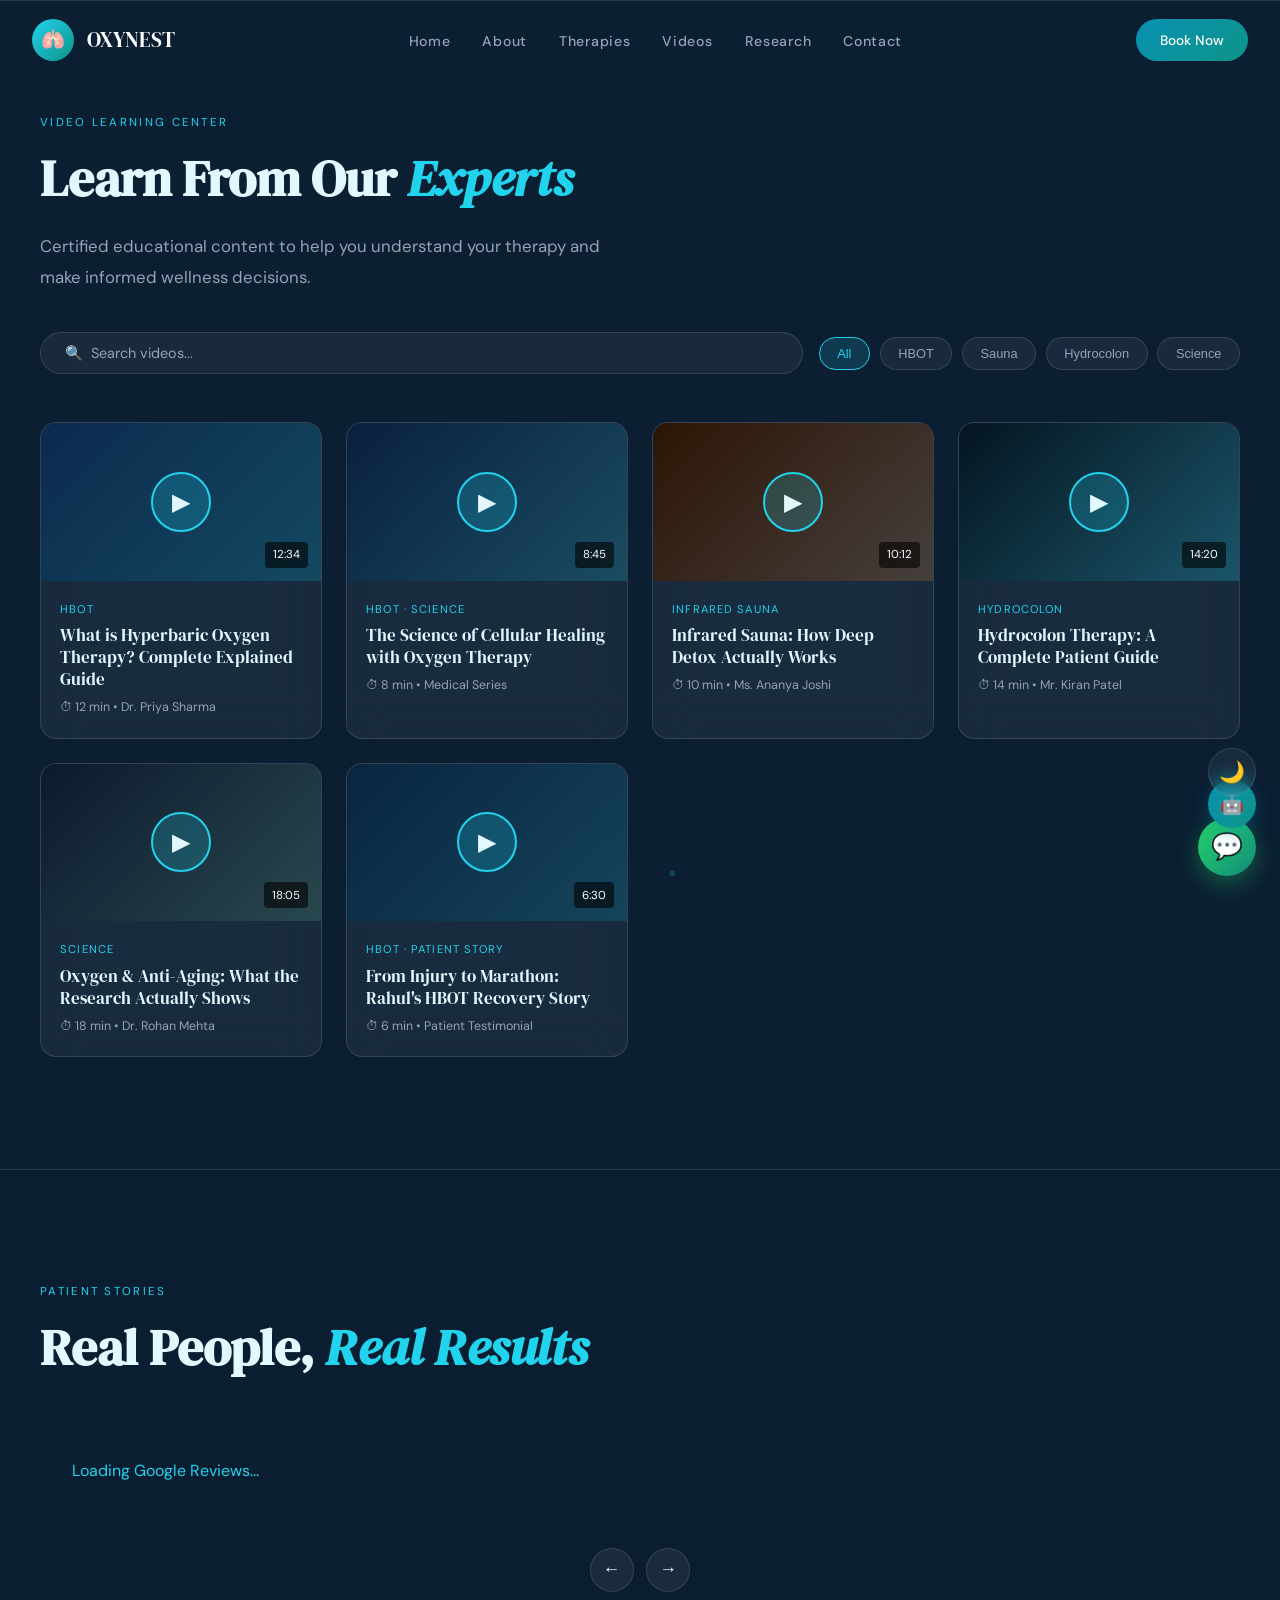
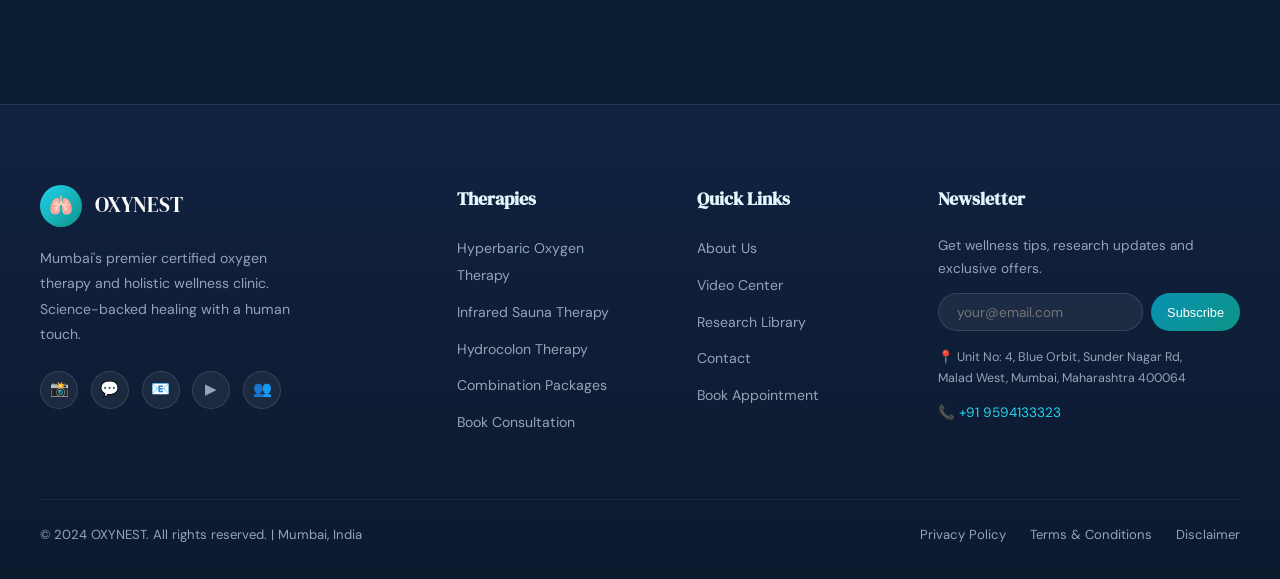
<file: videos.html>
<!DOCTYPE html>

<html lang="en">
<head>
<meta charset="utf-8"/>
<meta content="width=device-width, initial-scale=1.0" name="viewport"/>
<meta content="OXYNEST — Premium Hyperbaric Oxygen Therapy, Infrared Sauna &amp; Hydrocolon Therapy in Mumbai. Revitalise. Restore. Rebalance." name="description"/>
<meta content="Hyperbaric Oxygen Therapy, Infrared Sauna, Hydrocolon Therapy, Wellness Clinic, Holistic Healing, HBOT Mumbai" name="keywords"/>
<meta content="OXYNEST | Revitalise. Restore. Rebalance." property="og:title"/>
<meta content="Premium oxygen &amp; holistic wellness therapies. Certified practitioners. Science-backed healing." property="og:description"/>
<meta content="website" property="og:type"/>
<title>
    OXYNEST | Revitalise. Restore. Rebalance.
  </title>
<link href="https://fonts.googleapis.com" rel="preconnect"/>
<link href="https://fonts.googleapis.com/css2?family=Cormorant+Garamond:ital,wght@0,300;0,400;0,500;0,600;1,300;1,400&amp;family=DM+Sans:wght@300;400;500;600&amp;family=DM+Serif+Display:ital@0;1&amp;display=swap" rel="stylesheet"/>
<link href="assets/css/styles.css" rel="stylesheet"/>
</head>
<body>
<canvas id="particle-canvas"></canvas>
<!-- NAVBAR -->
<nav class="navbar" id="navbar">
<a class="nav-logo" href="index.html">
<div class="nav-logo-icon">🫁</div>
<div>
<div class="nav-logo-text">OXYNEST</div>
<div class="nav-logo-sub"></div>
</div>
</a>
<ul class="nav-links">
<li><a href="index.html">Home</a></li>
<li><a href="about.html">About</a></li>
<li><a href="therapies.html">Therapies</a></li>
<li><a href="videos.html">Videos</a></li>
<li><a href="research.html">Research</a></li>
<li><a href="contact.html">Contact</a></li>
</ul>
<a class="nav-cta" href="booking.html">Book Now</a>
<div class="hamburger" onclick="toggleMobileMenu()">
<span></span><span></span><span></span>
</div>
</nav>
<!-- MOBILE MENU -->
<div class="mobile-menu" id="mobileMenu">
<button class="mobile-close" onclick="toggleMobileMenu()">✕</button>
<a href="index.html" onclick="toggleMobileMenu()">Home</a>
<a href="about.html" onclick="toggleMobileMenu()">About</a>
<a href="therapies.html" onclick="toggleMobileMenu()">Therapies</a>
<a href="videos.html" onclick="toggleMobileMenu()">Videos</a>
<a href="research.html" onclick="toggleMobileMenu()">Research</a>
<a href="contact.html" onclick="toggleMobileMenu()">Contact</a>
<a class="nav-cta" href="booking.html" onclick="toggleMobileMenu()" style="font-size: 1rem; padding: 0.8rem 2rem">Book
      Appointment</a>
</div>
<!-- HOME / HERO -->
<!-- THERAPY PREVIEW -->
<!-- ABOUT -->
<!-- DETAILED THERAPIES -->
<!-- VIDEO CENTER -->
<section class="section-pad" id="videos" style="
        background: rgba(8, 145, 178, 0.03);
        border-top: 1px solid var(--glass-border);
      ">
<div class="container">
<span class="section-label reveal">Video Learning Center</span>
<h2 class="section-title reveal">Learn From Our <em>Experts</em></h2>
<p class="section-subtitle reveal">
        Certified educational content to help you understand your therapy and
        make informed wellness decisions.
      </p>
<div class="video-search reveal">
<input class="search-input" id="videoSearch" oninput="filterVideos()" placeholder="🔍  Search videos..." type="text"/>
<div class="filter-tabs">
<button class="filter-tab active" onclick="filterByCategory('all', this)">
            All
          </button>
<button class="filter-tab" onclick="filterByCategory('hbot', this)">
            HBOT
          </button>
<button class="filter-tab" onclick="filterByCategory('sauna', this)">
            Sauna
          </button>
<button class="filter-tab" onclick="filterByCategory('hydro', this)">
            Hydrocolon
          </button>
<button class="filter-tab" onclick="filterByCategory('science', this)">
            Science
          </button>
</div>
</div>
<div class="video-grid" id="videoGrid">
<div class="glass-card video-card" data-cat="hbot" data-title="what is hyperbaric oxygen therapy explained">
<!-- IMAGE PLACEHOLDER: Replace this background with a video thumbnail image -->
<div class="video-thumb" style="
                background: linear-gradient(
                  135deg,
                  #0c2a4e,
                  rgba(8, 145, 178, 0.3)
                );
              ">
<div class="video-play">▶</div>
<div class="video-overlay"></div>
<div style="
                  position: absolute;
                  bottom: 0.8rem;
                  right: 0.8rem;
                  background: rgba(0, 0, 0, 0.6);
                  padding: 0.2rem 0.5rem;
                  border-radius: 4px;
                  font-size: 0.72rem;
                  color: #fff;
                  z-index: 2;
                ">
              12:34
            </div>
</div>
<div class="video-info">
<div class="video-category">HBOT</div>
<div class="video-title">
              What is Hyperbaric Oxygen Therapy? Complete Explained Guide
            </div>
<div class="video-duration">⏱ 12 min • Dr. Priya Sharma</div>
</div>
</div>
<div class="glass-card video-card" data-cat="hbot" data-title="hbot science cellular healing oxygen">
<!-- IMAGE PLACEHOLDER: Replace this background with a video thumbnail image -->
<div class="video-thumb" style="
                background: linear-gradient(
                  135deg,
                  #0a2040,
                  rgba(34, 211, 238, 0.2)
                );
              ">
<div class="video-play">▶</div>
<div class="video-overlay"></div>
<div style="
                  position: absolute;
                  bottom: 0.8rem;
                  right: 0.8rem;
                  background: rgba(0, 0, 0, 0.6);
                  padding: 0.2rem 0.5rem;
                  border-radius: 4px;
                  font-size: 0.72rem;
                  color: #fff;
                  z-index: 2;
                ">
              8:45
            </div>
</div>
<div class="video-info">
<div class="video-category">HBOT · Science</div>
<div class="video-title">
              The Science of Cellular Healing with Oxygen Therapy
            </div>
<div class="video-duration">⏱ 8 min • Medical Series</div>
</div>
</div>
<div class="glass-card video-card" data-cat="sauna" data-title="infrared sauna therapy benefits detox">
<!-- IMAGE PLACEHOLDER: Replace this background with a video thumbnail image -->
<div class="video-thumb" style="
                background: linear-gradient(
                  135deg,
                  #2d1505,
                  rgba(251, 146, 60, 0.2)
                );
              ">
<div class="video-play">▶</div>
<div class="video-overlay"></div>
<div style="
                  position: absolute;
                  bottom: 0.8rem;
                  right: 0.8rem;
                  background: rgba(0, 0, 0, 0.6);
                  padding: 0.2rem 0.5rem;
                  border-radius: 4px;
                  font-size: 0.72rem;
                  color: #fff;
                  z-index: 2;
                ">
              10:12
            </div>
</div>
<div class="video-info">
<div class="video-category">Infrared Sauna</div>
<div class="video-title">
              Infrared Sauna: How Deep Detox Actually Works
            </div>
<div class="video-duration">⏱ 10 min • Ms. Ananya Joshi</div>
</div>
</div>
<div class="glass-card video-card" data-cat="hydro" data-title="hydrocolon therapy colon cleanse gut health">
<!-- IMAGE PLACEHOLDER: Replace this background with a video thumbnail image -->
<div class="video-thumb" style="
                background: linear-gradient(
                  135deg,
                  #051520,
                  rgba(34, 211, 238, 0.25)
                );
              ">
<div class="video-play">▶</div>
<div class="video-overlay"></div>
<div style="
                  position: absolute;
                  bottom: 0.8rem;
                  right: 0.8rem;
                  background: rgba(0, 0, 0, 0.6);
                  padding: 0.2rem 0.5rem;
                  border-radius: 4px;
                  font-size: 0.72rem;
                  color: #fff;
                  z-index: 2;
                ">
              14:20
            </div>
</div>
<div class="video-info">
<div class="video-category">Hydrocolon</div>
<div class="video-title">
              Hydrocolon Therapy: A Complete Patient Guide
            </div>
<div class="video-duration">⏱ 14 min • Mr. Kiran Patel</div>
</div>
</div>
<div class="glass-card video-card" data-cat="science" data-title="oxygen therapy anti-aging stem cell research">
<!-- IMAGE PLACEHOLDER: Replace this background with a video thumbnail image -->
<div class="video-thumb" style="
                background: linear-gradient(
                  135deg,
                  #0d1a2e,
                  rgba(134, 239, 172, 0.15)
                );
              ">
<div class="video-play">▶</div>
<div class="video-overlay"></div>
<div style="
                  position: absolute;
                  bottom: 0.8rem;
                  right: 0.8rem;
                  background: rgba(0, 0, 0, 0.6);
                  padding: 0.2rem 0.5rem;
                  border-radius: 4px;
                  font-size: 0.72rem;
                  color: #fff;
                  z-index: 2;
                ">
              18:05
            </div>
</div>
<div class="video-info">
<div class="video-category">Science</div>
<div class="video-title">
              Oxygen &amp; Anti-Aging: What the Research Actually Shows
            </div>
<div class="video-duration">⏱ 18 min • Dr. Rohan Mehta</div>
</div>
</div>
<div class="glass-card video-card" data-cat="hbot" data-title="hbot patient story sports recovery">
<!-- IMAGE PLACEHOLDER: Replace this background with a video thumbnail image -->
<div class="video-thumb" style="
                background: linear-gradient(
                  135deg,
                  #0a2540,
                  rgba(8, 145, 178, 0.25)
                );
              ">
<div class="video-play">▶</div>
<div class="video-overlay"></div>
<div style="
                  position: absolute;
                  bottom: 0.8rem;
                  right: 0.8rem;
                  background: rgba(0, 0, 0, 0.6);
                  padding: 0.2rem 0.5rem;
                  border-radius: 4px;
                  font-size: 0.72rem;
                  color: #fff;
                  z-index: 2;
                ">
              6:30
            </div>
</div>
<div class="video-info">
<div class="video-category">HBOT · Patient Story</div>
<div class="video-title">
              From Injury to Marathon: Rahul's HBOT Recovery Story
            </div>
<div class="video-duration">⏱ 6 min • Patient Testimonial</div>
</div>
</div>
</div>
</div>
</section>
<!-- RESEARCH HUB -->
<!-- TESTIMONIALS -->
<section class="section-pad" style="
        background: rgba(13, 148, 136, 0.04);
        border-top: 1px solid var(--glass-border);
      ">
<div class="container">
<span class="section-label reveal">Patient Stories</span>
<h2 class="section-title reveal">Real People, <em>Real Results</em></h2>
<div class="testimonials-slider reveal">
<div class="testimonials-track" id="testimonialTrack"><div style="padding: 2rem; text-align: center; color: var(--aqua);">Loading Google Reviews...</div></div>
<div class="slider-controls">
<button class="slider-btn" onclick="slideTestimonials(-1)">
            ←
          </button>
<button class="slider-btn" onclick="slideTestimonials(1)">→</button>
</div>
</div>
</div>
</section>
<!-- BOOKING -->
<!-- CONTACT -->
<!-- FOOTER -->
<footer class="footer">
<div class="container">
<div class="footer-grid">
<div class="footer-brand">
<a class="nav-logo" href="index.html" style="margin-bottom: 1.2rem; display: inline-flex">
<div class="nav-logo-icon">🫁</div>
<div>
<div class="nav-logo-text">OXYNEST</div>
<div class="nav-logo-sub"></div>
</div>
</a>
<p class="footer-desc">
            Mumbai's premier certified oxygen therapy and holistic wellness
            clinic. Science-backed healing with a human touch.
          </p>
<div class="footer-socials">
<a class="social-icon" href="https://www.instagram.com/oxynestwellness/?utm_source=ig_web_button_share_sheet" title="Instagram">📸</a>
<a class="social-icon" href="https://wa.me/919594133323" title="WhatsApp">💬</a>
<a class="social-icon" href="mailto:enquiry.oxynest@gmail.com" title="Email">📧</a>
<a class="social-icon" href="#" title="YouTube">▶</a>
<a class="social-icon" href="#" title="Facebook">👥</a>
</div>
</div>
<div class="footer-col">
<h4>Therapies</h4>
<ul class="footer-links">
<li>
<a href="therapies.html" onclick="showTherapy('hbot')">Hyperbaric Oxygen Therapy</a>
</li>
<li>
<a href="therapies.html" onclick="showTherapy('sauna')">Infrared Sauna Therapy</a>
</li>
<li>
<a href="therapies.html" onclick="showTherapy('hydro')">Hydrocolon Therapy</a>
</li>
<li><a href="booking.html">Combination Packages</a></li>
<li><a href="booking.html">Book Consultation</a></li>
</ul>
</div>
<div class="footer-col">
<h4>Quick Links</h4>
<ul class="footer-links">
<li><a href="about.html">About Us</a></li>
<li><a href="videos.html">Video Center</a></li>
<li><a href="research.html">Research Library</a></li>
<li><a href="contact.html">Contact</a></li>
<li><a href="booking.html">Book Appointment</a></li>
</ul>
</div>
<div class="footer-col">
<h4>Newsletter</h4>
<p style="
                color: var(--text-muted);
                font-size: 0.85rem;
                margin-bottom: 0.8rem;
              ">
            Get wellness tips, research updates and exclusive offers.
          </p>
<div class="newsletter-form">
<input class="newsletter-input" placeholder="your@email.com" type="email"/>
<button class="newsletter-btn" onclick="subscribeNewsletter()">
              Subscribe
            </button>
</div>
<p style="
                color: var(--text-muted);
                font-size: 0.78rem;
                margin-top: 1rem;
              ">
            📍 Unit No: 4, Blue Orbit, Sunder Nagar Rd,<br/>Malad West, Mumbai, Maharashtra 400064
          </p>
<p style="margin-top: 0.5rem">
<a href="tel:+919594133323" style="
                  color: var(--aqua);
                  font-size: 0.85rem;
                  text-decoration: none;
                ">📞 +91 9594133323</a>
</p>
</div>
</div>
<div class="footer-bottom">
<p class="footer-copy">
          © 2024 OXYNEST. All rights reserved. | Mumbai, India
        </p>
<div class="footer-legal">
<a href="#">Privacy Policy</a>
<a href="#">Terms &amp; Conditions</a>
<a href="#">Disclaimer</a>
</div>
</div>
</div>
</footer>
<!-- FLOATING BUTTONS -->
<a class="whatsapp-btn" href="https://wa.me/919594133323" target="_blank" title="Chat on WhatsApp">💬</a>
<button class="chat-btn" onclick="toggleChatbot()" title="AI Wellness Assistant">
    🤖
  </button>
<button class="theme-toggle" id="themeBtn" onclick="toggleTheme()" title="Toggle Theme">
    🌙
  </button>
<!-- CHATBOT -->
<div class="chatbot-window" id="chatbotWindow">
<div class="chatbot-header">
<div class="chatbot-header-info">
<div class="chatbot-avatar">🤖</div>
<div>
<div class="chatbot-name">OxyBot Assistant</div>
<div class="chatbot-status">
            Online · Typically replies instantly
          </div>
</div>
</div>
<button class="chatbot-close" onclick="toggleChatbot()">✕</button>
</div>
<div class="chatbot-messages" id="chatMessages">
<div class="chat-msg bot">
        👋 Hello! I'm OxyBot, your OXYNEST assistant. How can I
        help you today?
      </div>
<div class="chat-msg bot">
        You can ask me about our therapies, pricing, booking, or safety
        information!
      </div>
</div>
<div class="chatbot-quick">
<button class="quick-btn" onclick="quickAsk('What is HBOT?')">
        What is HBOT?
      </button>
<button class="quick-btn" onclick="quickAsk('Book appointment')">
        Book Appointment
      </button>
<button class="quick-btn" onclick="quickAsk('Prices')">Pricing</button>
<button class="quick-btn" onclick="quickAsk('Location')">
        Location
      </button>
</div>
<div class="chatbot-input-row">
<input class="chatbot-input" id="chatInput" onkeydown="if (event.key === 'Enter') sendChat();" placeholder="Type a message..." type="text"/>
<button class="chatbot-send" onclick="sendChat()">➤</button>
</div>
</div>
<!-- SUCCESS POPUP -->
<div class="overlay-bg" id="overlayBg" onclick="closePopup()"></div>
<div class="success-popup" id="successPopup">
<div class="success-icon">✓</div>
<h3 style="
          font-family: var(--font-display);
          font-size: 1.8rem;
          margin-bottom: 0.8rem;
        ">
      Booking Confirmed!
    </h3>
<p style="
          color: var(--text-muted);
          font-size: 0.9rem;
          line-height: 1.7;
          margin-bottom: 2rem;
        ">
      Your appointment request has been received. Our team will contact you
      within 2 hours to confirm your session details.
    </p>
<p style="
          color: var(--aqua);
          font-size: 0.85rem;
          font-weight: 600;
          margin-bottom: 1.5rem;
        ">
      📞 Expect a call at your registered number
    </p>
<button class="btn-primary" onclick="closePopup()" style="width: 100%; justify-content: center">
      Done
    </button>
</div>
<script src="assets/js/main.js"></script>
</body>
</html>
</file>
<file: assets/css/styles.css>
:root {
      --white: #f8fafc;
      --sky: #bae6fd;
      --aqua: #22d3ee;
      --aqua-deep: #0891b2;
      --teal: #0d9488;
      --teal-dark: #0f766e;
      --sage: #86efac;
      --navy: #0c1a2e;
      --navy-mid: #112240;
      --navy-card: #162a45;
      --beige: #fef3c7;
      --beige-warm: #fde68a;
      --glass: rgba(255, 255, 255, 0.06);
      --glass-border: rgba(255, 255, 255, 0.12);
      --glow: rgba(34, 211, 238, 0.15);
      --text-primary: #e2f8ff;
      --text-muted: #94a3b8;
      --font-display: "DM Serif Display", serif;
      --font-body: "DM Sans", sans-serif;
      --font-accent: "Cormorant Garamond", serif;
      --radius: 20px;
      --transition: 0.4s cubic-bezier(0.16, 1, 0.3, 1);
    }

    *,
    *::before,
    *::after {
      box-sizing: border-box;
      margin: 0;
      padding: 0;
    }

    html {
      scroll-behavior: smooth;
      font-size: 16px;
    }

    body {
      font-family: var(--font-body);
      background: var(--navy);
      color: var(--text-primary);
      overflow-x: hidden;
      line-height: 1.7;
    }

    /* ── CANVAS PARTICLES ── */
    #particle-canvas {
      position: fixed;
      top: 0;
      left: 0;
      width: 100%;
      height: 100%;
      pointer-events: none;
      z-index: 0;
      opacity: 0.5;
    }

    /* ── SCROLLBAR ── */
    ::-webkit-scrollbar {
      width: 5px;
    }

    ::-webkit-scrollbar-track {
      background: var(--navy);
    }

    ::-webkit-scrollbar-thumb {
      background: var(--aqua-deep);
      border-radius: 3px;
    }

    /* ── NAVBAR ── */
    .navbar {
      position: fixed;
      top: 0;
      left: 0;
      right: 0;
      z-index: 1000;
      padding: 1.2rem 2rem;
      display: flex;
      align-items: center;
      justify-content: space-between;
      transition: all 0.4s ease;
    }

    .navbar.scrolled {
      background: rgba(12, 26, 46, 0.92);
      backdrop-filter: blur(20px);
      border-bottom: 1px solid var(--glass-border);
      padding: 0.8rem 2rem;
    }

    .nav-logo {
      display: flex;
      align-items: center;
      gap: 0.8rem;
      text-decoration: none;
    }

    .nav-logo-icon {
      width: 42px;
      height: 42px;
      border-radius: 50%;
      background: linear-gradient(135deg, var(--aqua), var(--teal));
      display: flex;
      align-items: center;
      justify-content: center;
      font-size: 1.2rem;
    }

    .nav-logo-text {
      font-family: var(--font-display);
      font-size: 1.3rem;
      color: var(--white);
      line-height: 1.1;
    }

    .nav-logo-sub {
      font-family: var(--font-body);
      font-size: 0.65rem;
      color: var(--aqua);
      letter-spacing: 0.2em;
      text-transform: uppercase;
    }

    .nav-links {
      display: flex;
      gap: 2rem;
      list-style: none;
    }

    .nav-links a {
      text-decoration: none;
      color: var(--text-muted);
      font-size: 0.88rem;
      font-weight: 500;
      letter-spacing: 0.05em;
      transition: color 0.3s;
      position: relative;
    }

    .nav-links a::after {
      content: "";
      position: absolute;
      bottom: -3px;
      left: 0;
      width: 0;
      height: 1px;
      background: var(--aqua);
      transition: width 0.3s;
    }

    .nav-links a:hover {
      color: var(--aqua);
    }

    .nav-links a:hover::after {
      width: 100%;
    }

    .nav-cta {
      background: linear-gradient(135deg, var(--aqua-deep), var(--teal));
      color: #fff;
      border: none;
      padding: 0.6rem 1.5rem;
      border-radius: 50px;
      font-family: var(--font-body);
      font-size: 0.85rem;
      font-weight: 500;
      cursor: pointer;
      transition: all 0.3s;
      text-decoration: none;
    }

    .nav-cta:hover {
      transform: translateY(-2px);
      box-shadow: 0 8px 25px rgba(34, 211, 238, 0.3);
    }

    .hamburger {
      display: none;
      flex-direction: column;
      gap: 5px;
      cursor: pointer;
      padding: 5px;
    }

    .hamburger span {
      width: 24px;
      height: 2px;
      background: var(--aqua);
      border-radius: 2px;
      transition: all 0.3s;
    }

    .mobile-menu {
      display: none;
      position: fixed;
      top: 0;
      left: 0;
      right: 0;
      bottom: 0;
      background: rgba(12, 26, 46, 0.97);
      backdrop-filter: blur(20px);
      z-index: 999;
      flex-direction: column;
      align-items: center;
      justify-content: center;
      gap: 2rem;
    }

    .mobile-menu.active {
      display: flex;
    }

    .mobile-menu a {
      font-family: var(--font-display);
      font-size: 2rem;
      color: var(--text-primary);
      text-decoration: none;
      transition: color 0.3s;
    }

    .mobile-menu a:hover {
      color: var(--aqua);
    }

    .mobile-close {
      position: absolute;
      top: 1.5rem;
      right: 2rem;
      font-size: 2rem;
      color: var(--text-muted);
      cursor: pointer;
      background: none;
      border: none;
    }

    /* ── HERO ── */
    .hero {
      min-height: 100vh;
      display: flex;
      align-items: center;
      justify-content: center;
      position: relative;
      overflow: hidden;
      padding: 6rem 2rem 4rem;
    }

    .hero-bg {
      position: absolute;
      inset: 0;
      background:
        radial-gradient(ellipse 80% 70% at 50% 0%,
          rgba(8, 145, 178, 0.18) 0%,
          transparent 60%),
        radial-gradient(ellipse 60% 50% at 80% 80%,
          rgba(13, 148, 136, 0.12) 0%,
          transparent 50%),
        linear-gradient(180deg, var(--navy) 0%, var(--navy-mid) 100%);
      z-index: 1;
    }

    .hero-ring {
      position: absolute;
      border-radius: 50%;
      border: 1px solid rgba(34, 211, 238, 0.08);
      animation: ring-expand 8s linear infinite;
    }

    .hero-ring:nth-child(1) {
      width: 400px;
      height: 400px;
      top: 50%;
      left: 50%;
      transform: translate(-50%, -50%);
      animation-delay: 0s;
    }

    .hero-ring:nth-child(2) {
      width: 650px;
      height: 650px;
      top: 50%;
      left: 50%;
      transform: translate(-50%, -50%);
      animation-delay: 2s;
    }

    .hero-ring:nth-child(3) {
      width: 900px;
      height: 900px;
      top: 50%;
      left: 50%;
      transform: translate(-50%, -50%);
      animation-delay: 4s;
    }

    @keyframes ring-expand {
      0% {
        opacity: 0.4;
        transform: translate(-50%, -50%) scale(0.95);
      }

      50% {
        opacity: 0.1;
      }

      100% {
        opacity: 0.4;
        transform: translate(-50%, -50%) scale(1.05);
      }
    }

    .hero-content {
      position: relative;
      z-index: 2;
      text-align: center;
      max-width: 860px;
    }

    .hero-badge {
      display: inline-flex;
      align-items: center;
      gap: 0.5rem;
      background: rgba(34, 211, 238, 0.1);
      border: 1px solid rgba(34, 211, 238, 0.25);
      border-radius: 50px;
      padding: 0.4rem 1.2rem;
      font-size: 0.75rem;
      color: var(--aqua);
      letter-spacing: 0.15em;
      text-transform: uppercase;
      margin-bottom: 2rem;
      animation: fade-up 0.8s ease both;
    }

    .hero-badge-dot {
      width: 6px;
      height: 6px;
      border-radius: 50%;
      background: var(--aqua);
      animation: pulse-dot 2s ease infinite;
    }

    @keyframes pulse-dot {

      0%,
      100% {
        opacity: 1;
        transform: scale(1);
      }

      50% {
        opacity: 0.5;
        transform: scale(1.5);
      }
    }

    .hero-title {
      font-family: var(--font-display);
      font-size: clamp(3rem, 7vw, 6rem);
      line-height: 1.05;
      margin-bottom: 1.5rem;
      animation: fade-up 0.8s ease 0.1s both;
    }

    .hero-title em {
      font-style: italic;
      color: var(--aqua);
    }

    .hero-subtitle {
      font-family: var(--font-accent);
      font-size: clamp(1.3rem, 2.5vw, 1.8rem);
      color: var(--text-muted);
      font-weight: 300;
      letter-spacing: 0.05em;
      margin-bottom: 3rem;
      animation: fade-up 0.8s ease 0.2s both;
    }

    .hero-btns {
      display: flex;
      gap: 1rem;
      justify-content: center;
      flex-wrap: wrap;
      animation: fade-up 0.8s ease 0.3s both;
    }

    .btn-primary {
      background: linear-gradient(135deg, var(--aqua-deep), var(--teal));
      color: #fff;
      border: none;
      padding: 0.9rem 2.2rem;
      border-radius: 50px;
      font-family: var(--font-body);
      font-size: 0.9rem;
      font-weight: 500;
      cursor: pointer;
      transition: all 0.3s;
      text-decoration: none;
      display: inline-flex;
      align-items: center;
      gap: 0.5rem;
    }

    .btn-primary:hover {
      transform: translateY(-3px);
      box-shadow: 0 12px 35px rgba(8, 145, 178, 0.4);
    }

    .btn-outline {
      background: transparent;
      color: var(--aqua);
      border: 1px solid rgba(34, 211, 238, 0.4);
      padding: 0.9rem 2.2rem;
      border-radius: 50px;
      font-family: var(--font-body);
      font-size: 0.9rem;
      font-weight: 500;
      cursor: pointer;
      transition: all 0.3s;
      text-decoration: none;
      display: inline-flex;
      align-items: center;
      gap: 0.5rem;
    }

    .btn-outline:hover {
      background: rgba(34, 211, 238, 0.1);
      border-color: var(--aqua);
      transform: translateY(-3px);
    }

    .hero-stats {
      display: flex;
      gap: 2rem;
      justify-content: center;
      margin-top: 4rem;
      flex-wrap: wrap;
      animation: fade-up 0.8s ease 0.5s both;
    }

    .hero-stat {
      text-align: center;
    }

    .hero-stat-num {
      font-family: var(--font-display);
      font-size: 2.2rem;
      color: var(--aqua);
      line-height: 1;
    }

    .hero-stat-label {
      font-size: 0.75rem;
      color: var(--text-muted);
      letter-spacing: 0.1em;
      text-transform: uppercase;
      margin-top: 0.3rem;
    }

    @keyframes fade-up {
      from {
        opacity: 0;
        transform: translateY(30px);
      }

      to {
        opacity: 1;
        transform: translateY(0);
      }
    }

    .scroll-indicator {
      position: absolute;
      bottom: 2rem;
      left: 50%;
      transform: translateX(-50%);
      z-index: 2;
      display: flex;
      flex-direction: column;
      align-items: center;
      gap: 0.5rem;
      animation: float 3s ease infinite;
    }

    .scroll-line {
      width: 1px;
      height: 50px;
      background: linear-gradient(to bottom, transparent, var(--aqua));
      animation: scroll-line 2s ease infinite;
    }

    @keyframes scroll-line {
      0% {
        transform: scaleY(0);
        transform-origin: top;
      }

      50% {
        transform: scaleY(1);
        transform-origin: top;
      }

      51% {
        transform: scaleY(1);
        transform-origin: bottom;
      }

      100% {
        transform: scaleY(0);
        transform-origin: bottom;
      }
    }

    @keyframes float {

      0%,
      100% {
        transform: translateX(-50%) translateY(0);
      }

      50% {
        transform: translateX(-50%) translateY(-8px);
      }
    }

    /* ── SECTION BASE ── */
    section {
      position: relative;
      z-index: 1;
    }

    .section-pad {
      padding: 7rem 2rem;
    }

    .container {
      max-width: 1200px;
      margin: 0 auto;
    }

    .section-label {
      font-size: 0.72rem;
      letter-spacing: 0.2em;
      text-transform: uppercase;
      color: var(--aqua);
      margin-bottom: 1rem;
      display: block;
    }

    .section-title {
      font-family: var(--font-display);
      font-size: clamp(2rem, 4vw, 3.2rem);
      line-height: 1.15;
      margin-bottom: 1.5rem;
    }

    .section-title em {
      font-style: italic;
      color: var(--aqua);
    }

    .section-subtitle {
      color: var(--text-muted);
      font-size: 1.05rem;
      max-width: 600px;
      line-height: 1.8;
    }

    /* ── GLASS CARD ── */
    .glass-card {
      background: var(--glass);
      backdrop-filter: blur(20px);
      border: 1px solid var(--glass-border);
      border-radius: var(--radius);
      transition: all var(--transition);
    }

    .glass-card:hover {
      background: rgba(255, 255, 255, 0.09);
      border-color: rgba(34, 211, 238, 0.3);
      transform: translateY(-4px);
      box-shadow:
        0 20px 60px rgba(0, 0, 0, 0.3),
        0 0 40px var(--glow);
    }

    /* ── THERAPIES PREVIEW ── */
    .therapies-grid {
      display: grid;
      grid-template-columns: repeat(auto-fit, minmax(300px, 1fr));
      gap: 1.5rem;
      margin-top: 4rem;
    }

    .therapy-card {
      padding: 2.5rem;
      position: relative;
      overflow: hidden;
      cursor: pointer;
    }

    .therapy-card::before {
      content: "";
      position: absolute;
      inset: 0;
      background: linear-gradient(135deg,
          transparent,
          rgba(34, 211, 238, 0.05));
      border-radius: var(--radius);
      opacity: 0;
      transition: 0.4s;
    }

    .therapy-card:hover::before {
      opacity: 1;
    }

    .therapy-icon {
      width: 64px;
      height: 64px;
      border-radius: 16px;
      background: linear-gradient(135deg, var(--aqua-deep), var(--teal));
      display: flex;
      align-items: center;
      justify-content: center;
      font-size: 1.8rem;
      margin-bottom: 1.5rem;
      position: relative;
      z-index: 1;
    }

    .therapy-icon::after {
      content: "";
      position: absolute;
      inset: -4px;
      border-radius: 20px;
      border: 1px solid rgba(34, 211, 238, 0.2);
      animation: icon-pulse 3s ease infinite;
    }

    @keyframes icon-pulse {

      0%,
      100% {
        opacity: 1;
        transform: scale(1);
      }

      50% {
        opacity: 0.3;
        transform: scale(1.1);
      }
    }

    .therapy-card h3 {
      font-family: var(--font-display);
      font-size: 1.5rem;
      margin-bottom: 0.8rem;
      position: relative;
      z-index: 1;
    }

    .therapy-card p {
      color: var(--text-muted);
      font-size: 0.9rem;
      line-height: 1.7;
      position: relative;
      z-index: 1;
    }

    .therapy-card-link {
      display: inline-flex;
      align-items: center;
      gap: 0.4rem;
      color: var(--aqua);
      font-size: 0.85rem;
      font-weight: 500;
      margin-top: 1.2rem;
      text-decoration: none;
      position: relative;
      z-index: 1;
      transition: gap 0.3s;
    }

    .therapy-card-link:hover {
      gap: 0.8rem;
    }

    /* ── ABOUT ── */
    .about-grid {
      display: grid;
      grid-template-columns: 1fr 1fr;
      gap: 5rem;
      align-items: center;
    }

    .about-visual {
      position: relative;
    }

    .about-img-frame {
      aspect-ratio: 4/5;
      border-radius: 24px;
      background: linear-gradient(135deg, var(--navy-card), var(--navy-mid));
      border: 1px solid var(--glass-border);
      overflow: hidden;
      position: relative;
    }

    .about-img-inner {
      position: absolute;
      inset: 0;
      background: linear-gradient(135deg,
          rgba(8, 145, 178, 0.3),
          rgba(13, 148, 136, 0.2));
      display: flex;
      align-items: center;
      justify-content: center;
    }

    .about-img-icon {
      font-size: 6rem;
      opacity: 0.3;
    }

    .about-counter-badge {
      position: absolute;
      background: var(--glass);
      backdrop-filter: blur(20px);
      border: 1px solid var(--glass-border);
      border-radius: 16px;
      padding: 1.2rem 1.5rem;
      animation: float 4s ease infinite;
    }

    .about-counter-badge:nth-child(2) {
      top: 10%;
      right: -15%;
      animation-delay: 1s;
    }

    .about-counter-badge:nth-child(3) {
      bottom: 15%;
      left: -10%;
      animation-delay: 2s;
    }

    .counter-num {
      font-family: var(--font-display);
      font-size: 2rem;
      color: var(--aqua);
      display: block;
    }

    .counter-text {
      font-size: 0.75rem;
      color: var(--text-muted);
      letter-spacing: 0.08em;
    }

    .about-timeline {
      margin-top: 3rem;
      position: relative;
      padding-left: 2rem;
    }

    .about-timeline::before {
      content: "";
      position: absolute;
      left: 0;
      top: 0;
      bottom: 0;
      width: 1px;
      background: linear-gradient(to bottom, var(--aqua), transparent);
    }

    .timeline-item {
      margin-bottom: 2rem;
      position: relative;
    }

    .timeline-item::before {
      content: "";
      position: absolute;
      left: -2rem;
      top: 0.4rem;
      width: 8px;
      height: 8px;
      border-radius: 50%;
      background: var(--aqua);
      border: 2px solid var(--navy);
    }

    .timeline-year {
      font-size: 0.75rem;
      color: var(--aqua);
      letter-spacing: 0.1em;
      text-transform: uppercase;
      font-weight: 600;
    }

    .timeline-text {
      color: var(--text-muted);
      font-size: 0.9rem;
      margin-top: 0.3rem;
    }

    /* ── STATS SECTION ── */
    .stats-section {
      background: linear-gradient(135deg,
          rgba(8, 145, 178, 0.08),
          rgba(13, 148, 136, 0.06));
      border-top: 1px solid var(--glass-border);
      border-bottom: 1px solid var(--glass-border);
    }

    .stats-grid {
      display: grid;
      grid-template-columns: repeat(4, 1fr);
      gap: 2rem;
    }

    .stat-item {
      text-align: center;
      padding: 3rem 1rem;
    }

    .stat-number {
      font-family: var(--font-display);
      font-size: 3.5rem;
      background: linear-gradient(135deg, var(--aqua), var(--sage));
      -webkit-background-clip: text;
      -webkit-text-fill-color: transparent;
      background-clip: text;
      line-height: 1;
    }

    .stat-suffix {
      font-family: var(--font-display);
      font-size: 2rem;
      color: var(--aqua);
    }

    .stat-label {
      color: var(--text-muted);
      font-size: 0.82rem;
      letter-spacing: 0.1em;
      text-transform: uppercase;
      margin-top: 0.8rem;
    }

    /* ── FULL THERAPY SECTIONS ── */
    .therapy-section {
      padding: 6rem 2rem;
      border-bottom: 1px solid rgba(255, 255, 255, 0.04);
    }

    .therapy-section:nth-child(even) {
      background: rgba(8, 145, 178, 0.03);
    }

    .therapy-header {
      display: grid;
      grid-template-columns: 1fr 1fr;
      gap: 4rem;
      align-items: start;
      margin-bottom: 4rem;
    }

    .therapy-visual-box {
      border-radius: 24px;
      background: linear-gradient(135deg,
          var(--navy-card),
          rgba(8, 145, 178, 0.15));
      border: 1px solid var(--glass-border);
      padding: 3rem;
      display: flex;
      flex-direction: column;
      align-items: center;
      justify-content: center;
      min-height: 300px;
      position: relative;
      overflow: hidden;
    }

    .therapy-big-icon {
      font-size: 5rem;
      margin-bottom: 1.5rem;
      position: relative;
      z-index: 1;
    }

    .therapy-visual-glow {
      position: absolute;
      width: 200px;
      height: 200px;
      border-radius: 50%;
      background: radial-gradient(circle,
          rgba(34, 211, 238, 0.15),
          transparent 70%);
      top: 50%;
      left: 50%;
      transform: translate(-50%, -50%);
    }

    .info-grid {
      display: grid;
      grid-template-columns: 1fr 1fr;
      gap: 1.5rem;
    }

    .info-card {
      padding: 2rem;
      border-radius: 16px;
    }

    .info-card h4 {
      font-family: var(--font-display);
      font-size: 1.2rem;
      margin-bottom: 1rem;
      color: var(--aqua);
    }

    .info-card ul {
      list-style: none;
      display: flex;
      flex-direction: column;
      gap: 0.6rem;
    }

    .info-card ul li {
      color: var(--text-muted);
      font-size: 0.88rem;
      display: flex;
      gap: 0.6rem;
      align-items: flex-start;
      line-height: 1.5;
    }

    .info-card ul li::before {
      content: "";
      width: 6px;
      height: 6px;
      border-radius: 50%;
      background: var(--aqua);
      margin-top: 0.55rem;
      flex-shrink: 0;
    }

    .dos-donts {
      display: grid;
      grid-template-columns: 1fr 1fr;
      gap: 1.5rem;
      margin-top: 2rem;
    }

    .dos-card {
      border-left: 3px solid var(--teal);
      padding: 1.5rem;
    }

    .donts-card {
      border-left: 3px solid #f87171;
      padding: 1.5rem;
    }

    .dos-card h4 {
      color: var(--teal);
      font-family: var(--font-display);
      font-size: 1.1rem;
      margin-bottom: 1rem;
    }

    .donts-card h4 {
      color: #f87171;
      font-family: var(--font-display);
      font-size: 1.1rem;
      margin-bottom: 1rem;
    }

    .adv-disadv {
      display: grid;
      grid-template-columns: 1fr 1fr;
      gap: 1.5rem;
      margin-top: 2rem;
    }

    .adv-card {
      border-top: 2px solid var(--sage);
      padding-top: 1.5rem;
    }

    .disadv-card {
      border-top: 2px solid var(--beige-warm);
      padding-top: 1.5rem;
    }

    .adv-card h4 {
      color: var(--sage);
      font-family: var(--font-display);
      font-size: 1.1rem;
      margin-bottom: 1rem;
    }

    .disadv-card h4 {
      color: var(--beige-warm);
      font-family: var(--font-display);
      font-size: 1.1rem;
      margin-bottom: 1rem;
    }

    /* ── RESEARCH PAPERS ── */
    .research-grid {
      display: grid;
      grid-template-columns: repeat(auto-fit, minmax(280px, 1fr));
      gap: 1.5rem;
      margin-top: 3rem;
    }

    .paper-card {
      padding: 2rem;
      border-radius: 16px;
      position: relative;
    }

    .paper-badge {
      display: inline-block;
      font-size: 0.65rem;
      letter-spacing: 0.1em;
      text-transform: uppercase;
      background: rgba(34, 211, 238, 0.1);
      color: var(--aqua);
      border-radius: 50px;
      padding: 0.3rem 0.8rem;
      margin-bottom: 1rem;
      border: 1px solid rgba(34, 211, 238, 0.2);
    }

    .paper-card h4 {
      font-family: var(--font-display);
      font-size: 1.1rem;
      line-height: 1.4;
      margin-bottom: 0.8rem;
    }

    .paper-abstract {
      color: var(--text-muted);
      font-size: 0.83rem;
      line-height: 1.6;
      margin-bottom: 1rem;
    }

    .paper-source {
      font-size: 0.75rem;
      color: var(--text-muted);
      opacity: 0.7;
      margin-bottom: 1rem;
    }

    .btn-download {
      display: inline-flex;
      align-items: center;
      gap: 0.4rem;
      background: linear-gradient(135deg, var(--aqua-deep), var(--teal));
      color: #fff;
      border: none;
      padding: 0.5rem 1.2rem;
      border-radius: 50px;
      font-size: 0.8rem;
      cursor: pointer;
      transition: all 0.3s;
      text-decoration: none;
    }

    .btn-download:hover {
      transform: translateY(-2px);
      box-shadow: 0 6px 20px rgba(8, 145, 178, 0.3);
    }

    /* ── VIDEO CENTER ── */
    .video-grid {
      display: grid;
      grid-template-columns: repeat(auto-fit, minmax(280px, 1fr));
      gap: 1.5rem;
      margin-top: 3rem;
    }

    .video-card {
      border-radius: 16px;
      overflow: hidden;
      cursor: pointer;
      position: relative;
    }

    .video-thumb {
      aspect-ratio: 16/9;
      background: linear-gradient(135deg,
          var(--navy-card),
          rgba(8, 145, 178, 0.2));
      display: flex;
      align-items: center;
      justify-content: center;
      position: relative;
      overflow: hidden;
    }

    .video-play {
      width: 60px;
      height: 60px;
      border-radius: 50%;
      background: rgba(34, 211, 238, 0.2);
      border: 2px solid var(--aqua);
      display: flex;
      align-items: center;
      justify-content: center;
      font-size: 1.5rem;
      transition: all 0.3s;
      position: relative;
      z-index: 1;
    }

    .video-card:hover .video-play {
      background: var(--aqua-deep);
      transform: scale(1.1);
    }

    .video-overlay {
      position: absolute;
      inset: 0;
      background: linear-gradient(to top, rgba(12, 26, 46, 0.8), transparent);
      opacity: 0;
      transition: 0.3s;
    }

    .video-card:hover .video-overlay {
      opacity: 1;
    }

    .video-info {
      padding: 1.2rem;
    }

    .video-category {
      font-size: 0.7rem;
      color: var(--aqua);
      letter-spacing: 0.1em;
      text-transform: uppercase;
      margin-bottom: 0.4rem;
    }

    .video-title {
      font-family: var(--font-display);
      font-size: 1.05rem;
      line-height: 1.3;
    }

    .video-duration {
      font-size: 0.78rem;
      color: var(--text-muted);
      margin-top: 0.4rem;
    }

    .video-search {
      display: flex;
      gap: 1rem;
      margin-top: 2.5rem;
      flex-wrap: wrap;
      align-items: center;
    }

    .search-input {
      flex: 1;
      min-width: 200px;
      background: var(--glass);
      border: 1px solid var(--glass-border);
      border-radius: 50px;
      padding: 0.7rem 1.5rem;
      color: var(--text-primary);
      font-family: var(--font-body);
      font-size: 0.9rem;
      outline: none;
      transition: border-color 0.3s;
    }

    .search-input:focus {
      border-color: var(--aqua);
    }

    .search-input::placeholder {
      color: var(--text-muted);
    }

    .filter-tabs {
      display: flex;
      gap: 0.6rem;
      flex-wrap: wrap;
    }

    .filter-tab {
      background: var(--glass);
      border: 1px solid var(--glass-border);
      color: var(--text-muted);
      padding: 0.5rem 1.1rem;
      border-radius: 50px;
      font-size: 0.8rem;
      cursor: pointer;
      transition: all 0.3s;
    }

    .filter-tab.active,
    .filter-tab:hover {
      background: rgba(34, 211, 238, 0.15);
      border-color: var(--aqua);
      color: var(--aqua);
    }

    /* ── FAQ ── */
    .faq-list {
      margin-top: 3rem;
      display: flex;
      flex-direction: column;
      gap: 0.8rem;
    }

    .faq-item {
      border-radius: 14px;
      overflow: hidden;
    }

    .faq-question {
      width: 100%;
      background: var(--glass);
      border: 1px solid var(--glass-border);
      color: var(--text-primary);
      padding: 1.3rem 1.8rem;
      display: flex;
      align-items: center;
      justify-content: space-between;
      cursor: pointer;
      font-family: var(--font-body);
      font-size: 0.95rem;
      font-weight: 500;
      text-align: left;
      transition: all 0.3s;
      border-radius: 14px;
    }

    .faq-question:hover {
      background: rgba(255, 255, 255, 0.09);
      border-color: rgba(34, 211, 238, 0.3);
    }

    .faq-question.open {
      border-radius: 14px 14px 0 0;
      border-color: rgba(34, 211, 238, 0.3);
      background: rgba(34, 211, 238, 0.08);
    }

    .faq-arrow {
      font-size: 1.2rem;
      transition: transform 0.3s;
      color: var(--aqua);
      flex-shrink: 0;
    }

    .faq-question.open .faq-arrow {
      transform: rotate(45deg);
    }

    .faq-answer {
      background: rgba(8, 145, 178, 0.06);
      border: 1px solid rgba(34, 211, 238, 0.15);
      border-top: none;
      border-radius: 0 0 14px 14px;
      max-height: 0;
      overflow: hidden;
      transition:
        max-height 0.4s ease,
        padding 0.4s ease;
    }

    .faq-answer.open {
      max-height: 500px;
      padding: 1.3rem 1.8rem;
    }

    .faq-answer p {
      color: var(--text-muted);
      font-size: 0.9rem;
      line-height: 1.8;
    }

    /* ── CONTACT ── */
    .contact-grid {
      display: grid;
      grid-template-columns: 1fr 1fr;
      gap: 4rem;
      align-items: start;
    }

    .form-group {
      margin-bottom: 1.5rem;
    }

    .form-label {
      display: block;
      font-size: 0.82rem;
      color: var(--text-muted);
      letter-spacing: 0.08em;
      text-transform: uppercase;
      margin-bottom: 0.5rem;
    }

    .form-input,
    .form-select,
    .form-textarea {
      width: 100%;
      background: var(--glass);
      border: 1px solid var(--glass-border);
      border-radius: 12px;
      padding: 0.85rem 1.2rem;
      color: var(--text-primary);
      font-family: var(--font-body);
      font-size: 0.9rem;
      outline: none;
      transition: all 0.3s;
    }

    .form-input:focus,
    .form-select:focus,
    .form-textarea:focus {
      border-color: var(--aqua);
      box-shadow: 0 0 0 3px rgba(34, 211, 238, 0.1);
    }

    .form-select {
      appearance: none;
      background-image: url("data:image/svg+xml,%3Csvg xmlns='http://www.w3.org/2000/svg' width='12' height='8'%3E%3Cpath d='M6 8L0 0h12z' fill='%2322d3ee'/%3E%3C/svg%3E");
      background-repeat: no-repeat;
      background-position: right 1.2rem center;
      cursor: pointer;
    }

    .form-select option {
      background: var(--navy-mid);
      color: var(--text-primary);
    }

    .form-textarea {
      min-height: 130px;
      resize: vertical;
    }

    .contact-info {
      display: flex;
      flex-direction: column;
      gap: 1.5rem;
    }

    .contact-card {
      padding: 2rem;
    }

    .contact-card-icon {
      font-size: 1.8rem;
      margin-bottom: 1rem;
    }

    .contact-card h4 {
      font-family: var(--font-display);
      font-size: 1.2rem;
      margin-bottom: 0.5rem;
    }

    .contact-card a,
    .contact-card p {
      color: var(--text-muted);
      font-size: 0.9rem;
      text-decoration: none;
      transition: color 0.3s;
    }

    .contact-card a:hover {
      color: var(--aqua);
    }

    .map-placeholder {
      border-radius: 20px;
      background: linear-gradient(135deg,
          var(--navy-card),
          rgba(8, 145, 178, 0.1));
      border: 1px solid var(--glass-border);
      min-height: 280px;
      display: flex;
      flex-direction: column;
      align-items: center;
      justify-content: center;
      margin-top: 2rem;
      gap: 1rem;
      overflow: hidden;
      position: relative;
    }

    .map-pin {
      font-size: 3rem;
      animation: float 3s ease infinite;
    }

    .map-placeholder p {
      color: var(--text-muted);
      font-size: 0.9rem;
    }

    .hours-grid {
      display: grid;
      grid-template-columns: 1fr 1fr;
      gap: 0.4rem;
      margin-top: 1rem;
    }

    .hours-row {
      display: flex;
      justify-content: space-between;
      font-size: 0.82rem;
      color: var(--text-muted);
      padding: 0.3rem 0;
      border-bottom: 1px solid rgba(255, 255, 255, 0.04);
    }

    .hours-row span:last-child {
      color: var(--aqua);
    }

    /* ── TESTIMONIALS ── */
    .testimonials-slider {
      position: relative;
      overflow: hidden;
      margin-top: 3rem;
    }

    .testimonials-track {
      display: flex;
      gap: 1.5rem;
      transition: transform 0.5s cubic-bezier(0.16, 1, 0.3, 1);
    }

    .testimonial-card {
      min-width: 360px;
      padding: 2.5rem;
      border-radius: 20px;
      flex-shrink: 0;
    }

    .testimonial-stars {
      display: flex;
      gap: 0.3rem;
      color: var(--beige-warm);
      font-size: 1rem;
      margin-bottom: 1.2rem;
    }

    .testimonial-text {
      font-family: var(--font-accent);
      font-size: 1.1rem;
      line-height: 1.7;
      color: var(--text-primary);
      font-style: italic;
      margin-bottom: 1.5rem;
    }

    .testimonial-author {
      display: flex;
      align-items: center;
      gap: 0.8rem;
    }

    .testimonial-avatar {
      width: 44px;
      height: 44px;
      border-radius: 50%;
      background: linear-gradient(135deg, var(--aqua-deep), var(--teal));
      display: flex;
      align-items: center;
      justify-content: center;
      font-size: 1rem;
      font-weight: 600;
      color: #fff;
    }

    .testimonial-name {
      font-weight: 600;
      font-size: 0.9rem;
    }

    .testimonial-therapy {
      font-size: 0.78rem;
      color: var(--aqua);
    }

    .slider-controls {
      display: flex;
      gap: 0.8rem;
      justify-content: center;
      margin-top: 2rem;
    }

    .slider-btn {
      width: 44px;
      height: 44px;
      border-radius: 50%;
      background: var(--glass);
      border: 1px solid var(--glass-border);
      color: var(--text-primary);
      font-size: 1.1rem;
      cursor: pointer;
      transition: all 0.3s;
    }

    .slider-btn:hover {
      background: rgba(34, 211, 238, 0.15);
      border-color: var(--aqua);
    }

    /* ── BOOKING ── */
    .booking-section {
      background: linear-gradient(135deg,
          rgba(8, 145, 178, 0.08),
          rgba(13, 148, 136, 0.06));
      border-top: 1px solid var(--glass-border);
    }

    .booking-card {
      background: var(--glass);
      backdrop-filter: blur(30px);
      border: 1px solid var(--glass-border);
      border-radius: 28px;
      padding: 3.5rem;
      max-width: 800px;
      margin: 0 auto;
    }

    .booking-steps {
      display: flex;
      gap: 0;
      margin-bottom: 3rem;
      counter-reset: step;
    }

    .booking-step {
      flex: 1;
      text-align: center;
      position: relative;
      counter-increment: step;
    }

    .booking-step::after {
      content: "";
      position: absolute;
      top: 18px;
      left: 50%;
      width: 100%;
      height: 1px;
      background: var(--glass-border);
    }

    .booking-step:last-child::after {
      display: none;
    }

    .step-circle {
      width: 38px;
      height: 38px;
      border-radius: 50%;
      background: var(--glass);
      border: 1px solid var(--glass-border);
      display: flex;
      align-items: center;
      justify-content: center;
      font-size: 0.8rem;
      font-weight: 600;
      color: var(--text-muted);
      margin: 0 auto 0.6rem;
      position: relative;
      z-index: 1;
      transition: all 0.3s;
    }

    .booking-step.active .step-circle {
      background: linear-gradient(135deg, var(--aqua-deep), var(--teal));
      border-color: var(--aqua);
      color: #fff;
      box-shadow: 0 0 20px rgba(34, 211, 238, 0.4);
    }

    .step-label {
      font-size: 0.72rem;
      color: var(--text-muted);
      letter-spacing: 0.05em;
    }

    .calendar-grid {
      display: grid;
      grid-template-columns: repeat(7, 1fr);
      gap: 0.4rem;
      margin-top: 1rem;
    }

    .cal-day-header {
      text-align: center;
      font-size: 0.7rem;
      color: var(--text-muted);
      padding: 0.4rem;
      letter-spacing: 0.08em;
      text-transform: uppercase;
    }

    .cal-day {
      aspect-ratio: 1;
      display: flex;
      align-items: center;
      justify-content: center;
      border-radius: 8px;
      font-size: 0.85rem;
      cursor: pointer;
      transition: all 0.3s;
      border: 1px solid transparent;
    }

    .cal-day:hover:not(.empty):not(.past) {
      background: rgba(34, 211, 238, 0.1);
      border-color: rgba(34, 211, 238, 0.3);
      color: var(--aqua);
    }

    .cal-day.today {
      background: rgba(34, 211, 238, 0.15);
      border-color: var(--aqua);
      color: var(--aqua);
      font-weight: 600;
    }

    .cal-day.selected {
      background: linear-gradient(135deg, var(--aqua-deep), var(--teal));
      color: #fff;
      border-color: var(--aqua);
    }

    .cal-day.past,
    .cal-day.empty {
      color: rgba(255, 255, 255, 0.15);
      cursor: default;
    }

    .time-slots {
      display: flex;
      flex-wrap: wrap;
      gap: 0.6rem;
      margin-top: 1rem;
    }

    .time-slot {
      background: var(--glass);
      border: 1px solid var(--glass-border);
      border-radius: 8px;
      padding: 0.5rem 1rem;
      font-size: 0.83rem;
      color: var(--text-muted);
      cursor: pointer;
      transition: all 0.3s;
    }

    .time-slot:hover,
    .time-slot.selected {
      background: rgba(34, 211, 238, 0.15);
      border-color: var(--aqua);
      color: var(--aqua);
    }

    /* ── DARK/LIGHT TOGGLE ── */
    .theme-toggle {
      position: fixed;
      bottom: 6.5rem;
      right: 1.5rem;
      z-index: 900;
      width: 48px;
      height: 48px;
      border-radius: 50%;
      background: var(--glass);
      backdrop-filter: blur(10px);
      border: 1px solid var(--glass-border);
      display: flex;
      align-items: center;
      justify-content: center;
      cursor: pointer;
      font-size: 1.3rem;
      transition: all 0.3s;
    }

    .theme-toggle:hover {
      border-color: var(--aqua);
    }

    /* ── WHATSAPP ── */
    .whatsapp-btn {
      position: fixed;
      bottom: 1.5rem;
      right: 1.5rem;
      z-index: 900;
      width: 58px;
      height: 58px;
      border-radius: 50%;
      background: linear-gradient(135deg, #25d366, #128c7e);
      display: flex;
      align-items: center;
      justify-content: center;
      text-decoration: none;
      font-size: 1.6rem;
      box-shadow: 0 8px 25px rgba(37, 211, 102, 0.35);
      transition: all 0.3s;
      animation: whatsapp-pulse 3s ease infinite;
    }

    .whatsapp-btn:hover {
      transform: scale(1.1);
    }

    @keyframes whatsapp-pulse {

      0%,
      100% {
        box-shadow: 0 8px 25px rgba(37, 211, 102, 0.35);
      }

      50% {
        box-shadow: 0 8px 40px rgba(37, 211, 102, 0.6);
      }
    }

    .chat-btn {
      position: fixed;
      bottom: 4.5rem;
      right: 1.5rem;
      z-index: 900;
      width: 48px;
      height: 48px;
      border-radius: 50%;
      background: linear-gradient(135deg, var(--aqua-deep), var(--teal));
      display: flex;
      align-items: center;
      justify-content: center;
      text-decoration: none;
      font-size: 1.2rem;
      box-shadow: 0 6px 20px rgba(8, 145, 178, 0.3);
      transition: all 0.3s;
      cursor: pointer;
      border: none;
    }

    .chat-btn:hover {
      transform: scale(1.1);
    }

    /* ── TEAM ── */
    .team-grid {
      display: grid;
      grid-template-columns: repeat(auto-fit, minmax(220px, 1fr));
      gap: 1.5rem;
      margin-top: 3rem;
    }

    .team-card {
      text-align: center;
      padding: 2rem;
    }

    .team-avatar {
      width: 100px;
      height: 100px;
      border-radius: 50%;
      background: linear-gradient(135deg, var(--aqua-deep), var(--teal));
      margin: 0 auto 1.2rem;
      display: flex;
      align-items: center;
      justify-content: center;
      font-size: 2.5rem;
      border: 3px solid rgba(34, 211, 238, 0.3);
      position: relative;
    }

    .team-avatar::after {
      content: "";
      position: absolute;
      inset: -6px;
      border-radius: 50%;
      border: 1px solid rgba(34, 211, 238, 0.15);
    }

    .team-name {
      font-family: var(--font-display);
      font-size: 1.2rem;
      margin-bottom: 0.3rem;
    }

    .team-role {
      font-size: 0.8rem;
      color: var(--aqua);
      letter-spacing: 0.08em;
      text-transform: uppercase;
      margin-bottom: 0.6rem;
    }

    .team-bio {
      color: var(--text-muted);
      font-size: 0.85rem;
      line-height: 1.6;
    }

    /* ── FOOTER ── */
    .footer {
      background: linear-gradient(to bottom, var(--navy-mid), var(--navy));
      border-top: 1px solid var(--glass-border);
      padding: 5rem 2rem 2rem;
    }

    .footer-grid {
      display: grid;
      grid-template-columns: 2fr 1fr 1fr 1.5fr;
      gap: 4rem;
      margin-bottom: 4rem;
    }

    .footer-brand .nav-logo {
      margin-bottom: 1.2rem;
    }

    .footer-desc {
      color: var(--text-muted);
      font-size: 0.88rem;
      line-height: 1.8;
      max-width: 280px;
    }

    .footer-socials {
      display: flex;
      gap: 0.8rem;
      margin-top: 1.5rem;
    }

    .social-icon {
      width: 38px;
      height: 38px;
      border-radius: 50%;
      background: var(--glass);
      border: 1px solid var(--glass-border);
      display: flex;
      align-items: center;
      justify-content: center;
      text-decoration: none;
      font-size: 0.95rem;
      color: var(--text-muted);
      transition: all 0.3s;
    }

    .social-icon:hover {
      background: rgba(34, 211, 238, 0.15);
      border-color: var(--aqua);
      color: var(--aqua);
      transform: translateY(-3px);
    }

    .footer-col h4 {
      font-family: var(--font-display);
      font-size: 1.1rem;
      margin-bottom: 1.2rem;
      color: var(--text-primary);
    }

    .footer-links {
      list-style: none;
      display: flex;
      flex-direction: column;
      gap: 0.6rem;
    }

    .footer-links a {
      color: var(--text-muted);
      text-decoration: none;
      font-size: 0.88rem;
      transition: color 0.3s;
    }

    .footer-links a:hover {
      color: var(--aqua);
    }

    .newsletter-form {
      display: flex;
      gap: 0.5rem;
      margin-top: 0.8rem;
    }

    .newsletter-input {
      flex: 1;
      background: var(--glass);
      border: 1px solid var(--glass-border);
      border-radius: 50px;
      padding: 0.6rem 1.1rem;
      color: var(--text-primary);
      font-family: var(--font-body);
      font-size: 0.85rem;
      outline: none;
    }

    .newsletter-btn {
      background: linear-gradient(135deg, var(--aqua-deep), var(--teal));
      color: #fff;
      border: none;
      padding: 0.6rem 1rem;
      border-radius: 50px;
      font-size: 0.8rem;
      cursor: pointer;
      white-space: nowrap;
      transition: all 0.3s;
    }

    .newsletter-btn:hover {
      transform: translateY(-2px);
    }

    .footer-bottom {
      border-top: 1px solid rgba(255, 255, 255, 0.06);
      padding-top: 1.5rem;
      display: flex;
      align-items: center;
      justify-content: space-between;
      flex-wrap: wrap;
      gap: 1rem;
    }

    .footer-copy {
      color: var(--text-muted);
      font-size: 0.82rem;
    }

    .footer-legal {
      display: flex;
      gap: 1.5rem;
    }

    .footer-legal a {
      color: var(--text-muted);
      text-decoration: none;
      font-size: 0.82rem;
      transition: color 0.3s;
    }

    .footer-legal a:hover {
      color: var(--aqua);
    }

    /* ── CHATBOT ── */
    .chatbot-window {
      position: fixed;
      bottom: 8rem;
      right: 1.5rem;
      width: 320px;
      background: var(--navy-card);
      border: 1px solid var(--glass-border);
      border-radius: 20px;
      box-shadow: 0 25px 60px rgba(0, 0, 0, 0.5);
      z-index: 1000;
      overflow: hidden;
      transform: scale(0.9) translateY(20px);
      opacity: 0;
      transition: all 0.3s;
      pointer-events: none;
    }

    .chatbot-window.active {
      transform: scale(1) translateY(0);
      opacity: 1;
      pointer-events: all;
    }

    .chatbot-header {
      background: linear-gradient(135deg, var(--aqua-deep), var(--teal));
      padding: 1rem 1.2rem;
      display: flex;
      align-items: center;
      justify-content: space-between;
    }

    .chatbot-header-info {
      display: flex;
      align-items: center;
      gap: 0.8rem;
    }

    .chatbot-avatar {
      width: 36px;
      height: 36px;
      border-radius: 50%;
      background: rgba(255, 255, 255, 0.2);
      display: flex;
      align-items: center;
      justify-content: center;
      font-size: 1.1rem;
    }

    .chatbot-name {
      font-weight: 600;
      font-size: 0.9rem;
      color: #fff;
    }

    .chatbot-status {
      font-size: 0.72rem;
      color: rgba(255, 255, 255, 0.7);
    }

    .chatbot-close {
      background: none;
      border: none;
      color: rgba(255, 255, 255, 0.7);
      font-size: 1.2rem;
      cursor: pointer;
    }

    .chatbot-messages {
      height: 260px;
      overflow-y: auto;
      padding: 1rem;
      display: flex;
      flex-direction: column;
      gap: 0.8rem;
    }

    .chat-msg {
      max-width: 85%;
      padding: 0.7rem 1rem;
      border-radius: 14px;
      font-size: 0.85rem;
      line-height: 1.5;
    }

    .chat-msg.bot {
      background: var(--glass);
      border: 1px solid var(--glass-border);
      color: var(--text-primary);
      align-self: flex-start;
      border-radius: 4px 14px 14px 14px;
    }

    .chat-msg.user {
      background: linear-gradient(135deg, var(--aqua-deep), var(--teal));
      color: #fff;
      align-self: flex-end;
      border-radius: 14px 4px 14px 14px;
    }

    .chatbot-input-row {
      padding: 0.8rem;
      border-top: 1px solid var(--glass-border);
      display: flex;
      gap: 0.5rem;
    }

    .chatbot-input {
      flex: 1;
      background: var(--glass);
      border: 1px solid var(--glass-border);
      border-radius: 50px;
      padding: 0.5rem 1rem;
      color: var(--text-primary);
      font-family: var(--font-body);
      font-size: 0.83rem;
      outline: none;
    }

    .chatbot-send {
      background: linear-gradient(135deg, var(--aqua-deep), var(--teal));
      border: none;
      border-radius: 50%;
      width: 34px;
      height: 34px;
      display: flex;
      align-items: center;
      justify-content: center;
      cursor: pointer;
      color: #fff;
      font-size: 0.9rem;
    }

    .chatbot-quick {
      display: flex;
      gap: 0.4rem;
      flex-wrap: wrap;
      padding: 0.6rem 1rem 0;
      border-top: 1px solid var(--glass-border);
    }

    .quick-btn {
      background: rgba(34, 211, 238, 0.08);
      border: 1px solid rgba(34, 211, 238, 0.2);
      color: var(--aqua);
      padding: 0.3rem 0.7rem;
      border-radius: 50px;
      font-size: 0.73rem;
      cursor: pointer;
      transition: all 0.2s;
    }

    .quick-btn:hover {
      background: rgba(34, 211, 238, 0.15);
    }

    /* ── SUCCESS POPUP ── */
    .success-popup {
      position: fixed;
      top: 50%;
      left: 50%;
      transform: translate(-50%, -50%) scale(0.8);
      background: var(--navy-card);
      border: 1px solid var(--glass-border);
      border-radius: 24px;
      padding: 3rem;
      text-align: center;
      z-index: 2000;
      opacity: 0;
      pointer-events: none;
      transition: all 0.4s;
      backdrop-filter: blur(20px);
      box-shadow: 0 30px 80px rgba(0, 0, 0, 0.5);
    }

    .success-popup.active {
      transform: translate(-50%, -50%) scale(1);
      opacity: 1;
      pointer-events: all;
    }

    .success-icon {
      width: 80px;
      height: 80px;
      border-radius: 50%;
      background: linear-gradient(135deg, var(--teal), var(--aqua));
      display: flex;
      align-items: center;
      justify-content: center;
      font-size: 2.5rem;
      margin: 0 auto 1.5rem;
      animation: success-bounce 0.6s ease;
    }

    @keyframes success-bounce {
      0% {
        transform: scale(0);
      }

      70% {
        transform: scale(1.1);
      }

      100% {
        transform: scale(1);
      }
    }

    .overlay-bg {
      position: fixed;
      inset: 0;
      background: rgba(0, 0, 0, 0.6);
      backdrop-filter: blur(4px);
      z-index: 1999;
      opacity: 0;
      pointer-events: none;
      transition: opacity 0.3s;
    }

    .overlay-bg.active {
      opacity: 1;
      pointer-events: all;
    }

    /* ── PAGE NAV ── */
    .page-tabs {
      display: flex;
      gap: 0.5rem;
      margin-bottom: 3rem;
      flex-wrap: wrap;
    }

    .page-tab {
      background: var(--glass);
      border: 1px solid var(--glass-border);
      color: var(--text-muted);
      padding: 0.6rem 1.4rem;
      border-radius: 50px;
      font-size: 0.85rem;
      cursor: pointer;
      transition: all 0.3s;
      text-decoration: none;
    }

    .page-tab.active,
    .page-tab:hover {
      background: rgba(34, 211, 238, 0.15);
      border-color: var(--aqua);
      color: var(--aqua);
    }

    .page-section {
      display: none;
    }

    .page-section.active {
      display: block;
    }

    /* ── BENEFITS ICONS ── */
    .benefits-grid {
      display: grid;
      grid-template-columns: repeat(auto-fit, minmax(160px, 1fr));
      gap: 1.2rem;
      margin-top: 3rem;
    }

    .benefit-item {
      text-align: center;
      padding: 1.8rem 1rem;
      border-radius: 16px;
      transition: all var(--transition);
    }

    .benefit-item:hover {
      background: var(--glass);
      border: 1px solid var(--glass-border);
      transform: translateY(-4px);
    }

    .benefit-icon {
      font-size: 2.2rem;
      margin-bottom: 0.8rem;
    }

    .benefit-title {
      font-size: 0.85rem;
      font-weight: 600;
      color: var(--text-primary);
      margin-bottom: 0.3rem;
    }

    .benefit-text {
      font-size: 0.78rem;
      color: var(--text-muted);
      line-height: 1.5;
    }

    /* ── CERTIFICATIONS ── */
    .cert-grid {
      display: grid;
      grid-template-columns: repeat(auto-fit, minmax(180px, 1fr));
      gap: 1rem;
      margin-top: 2rem;
    }

    .cert-badge {
      background: var(--glass);
      border: 1px solid rgba(34, 211, 238, 0.2);
      border-radius: 12px;
      padding: 1.2rem;
      text-align: center;
    }

    .cert-icon {
      font-size: 2rem;
      margin-bottom: 0.5rem;
    }

    .cert-name {
      font-size: 0.78rem;
      color: var(--aqua);
      font-weight: 600;
      letter-spacing: 0.05em;
    }

    .cert-body {
      font-size: 0.72rem;
      color: var(--text-muted);
      margin-top: 0.2rem;
    }

    /* ── MOBILE ── */
    @media (max-width: 1024px) {

      .about-grid,
      .therapy-header,
      .contact-grid {
        grid-template-columns: 1fr;
        gap: 2.5rem;
      }

      .footer-grid {
        grid-template-columns: 1fr 1fr;
        gap: 2.5rem;
      }

      .stats-grid {
        grid-template-columns: repeat(2, 1fr);
      }

      .about-counter-badge:nth-child(2) {
        right: -5%;
      }

      .about-counter-badge:nth-child(3) {
        left: 0;
      }
    }

    @media (max-width: 768px) {

      .nav-links,
      .nav-cta {
        display: none;
      }

      .hamburger {
        display: flex;
      }

      .hero-title {
        font-size: 2.8rem;
      }

      .info-grid,
      .dos-donts,
      .adv-disadv {
        grid-template-columns: 1fr;
      }

      .footer-grid {
        grid-template-columns: 1fr;
      }

      .stats-grid {
        grid-template-columns: repeat(2, 1fr);
        gap: 0;
      }

      .contact-grid {
        grid-template-columns: 1fr;
      }

      .chatbot-window {
        width: calc(100vw - 3rem);
        right: 1.5rem;
      }

      .booking-steps {
        display: none;
      }

      .calendar-grid {
        gap: 0.2rem;
      }

      .testimonial-card {
        min-width: 280px;
      }

      .hours-grid {
        grid-template-columns: 1fr;
      }
    }

    @media (max-width: 480px) {
      .section-pad {
        padding: 4rem 1.2rem;
      }

      .hero {
        padding: 5rem 1.2rem 3rem;
      }

      .hero-stats {
        gap: 1.2rem;
      }

      .hero-stat-num {
        font-size: 1.6rem;
      }
    }

    /* ── REVEAL ANIMATION ── */
    .reveal {
      opacity: 0;
      transform: translateY(40px);
      transition:
        opacity 0.7s ease,
        transform 0.7s ease;
    }

    .reveal.visible {
      opacity: 1;
      transform: translateY(0);
    }

    .reveal-delay-1 {
      transition-delay: 0.1s;
    }

    .reveal-delay-2 {
      transition-delay: 0.2s;
    }

    .reveal-delay-3 {
      transition-delay: 0.3s;
    }
</file>
